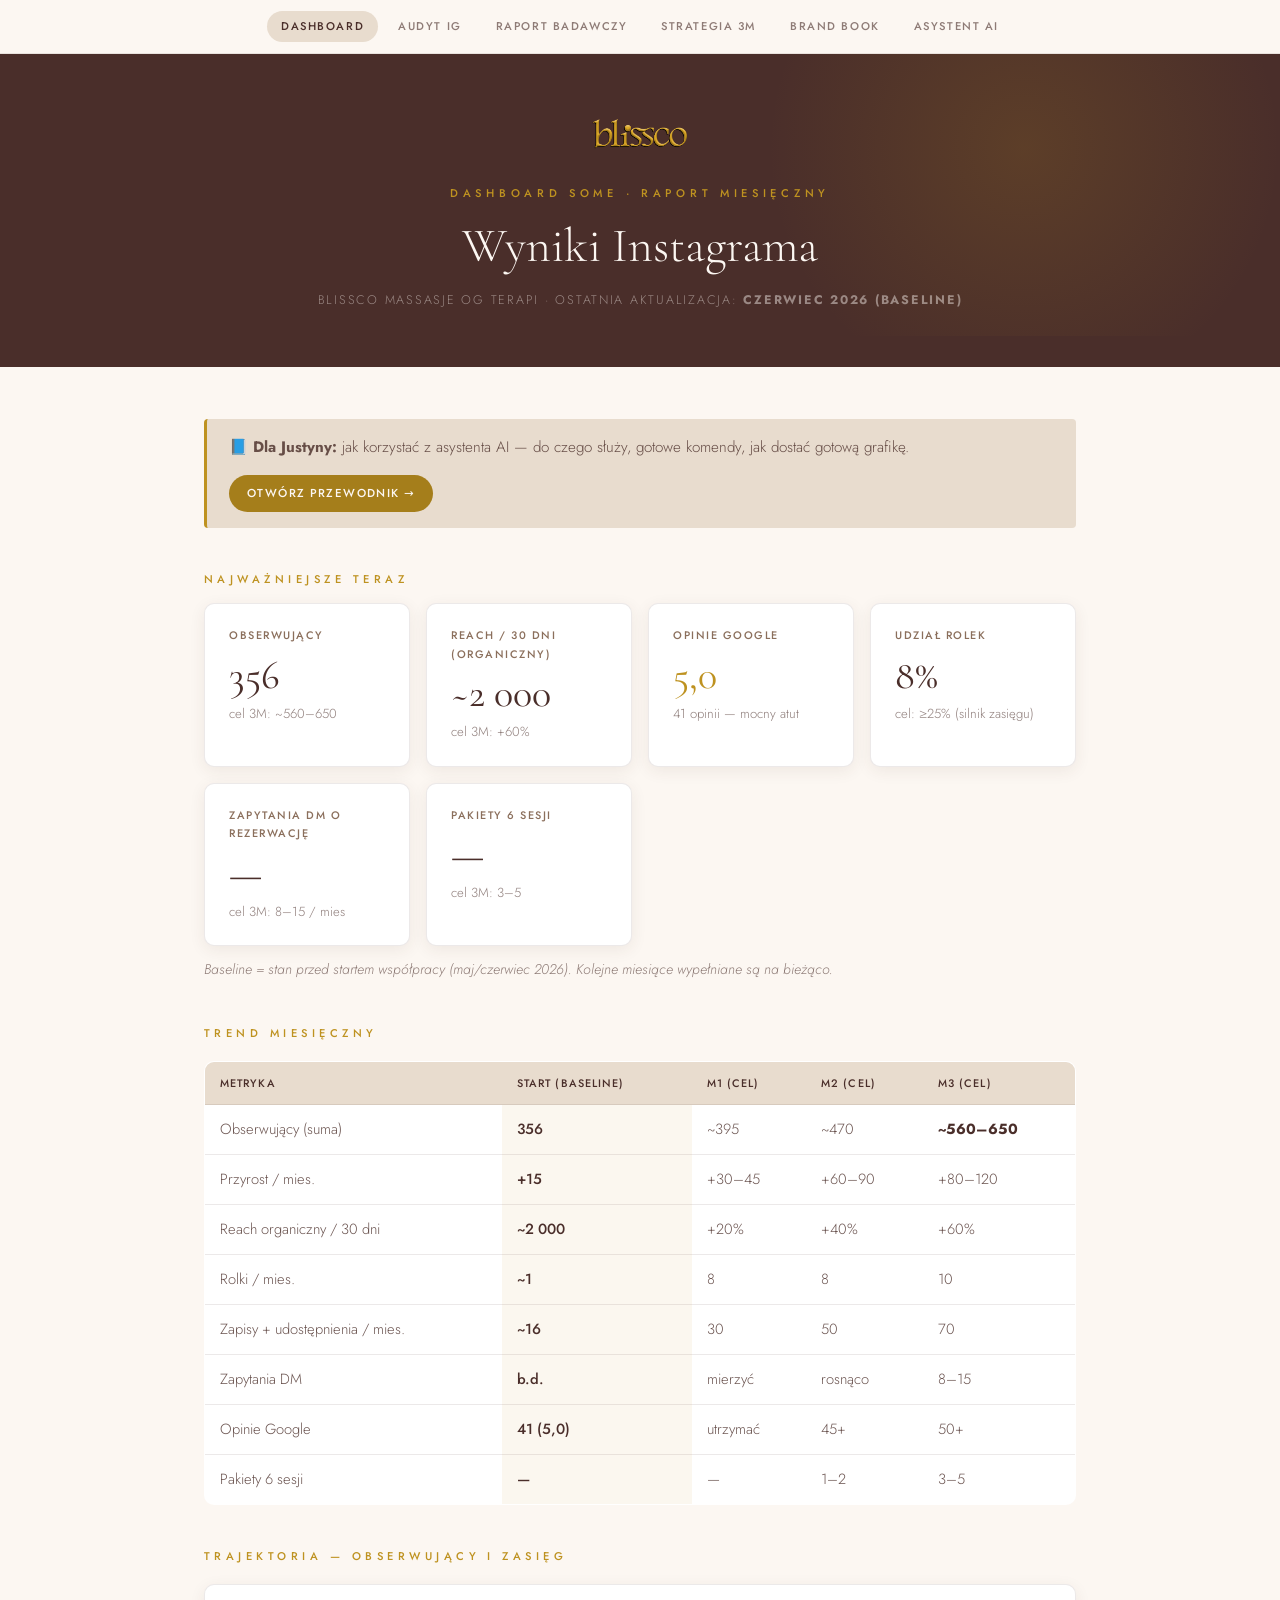
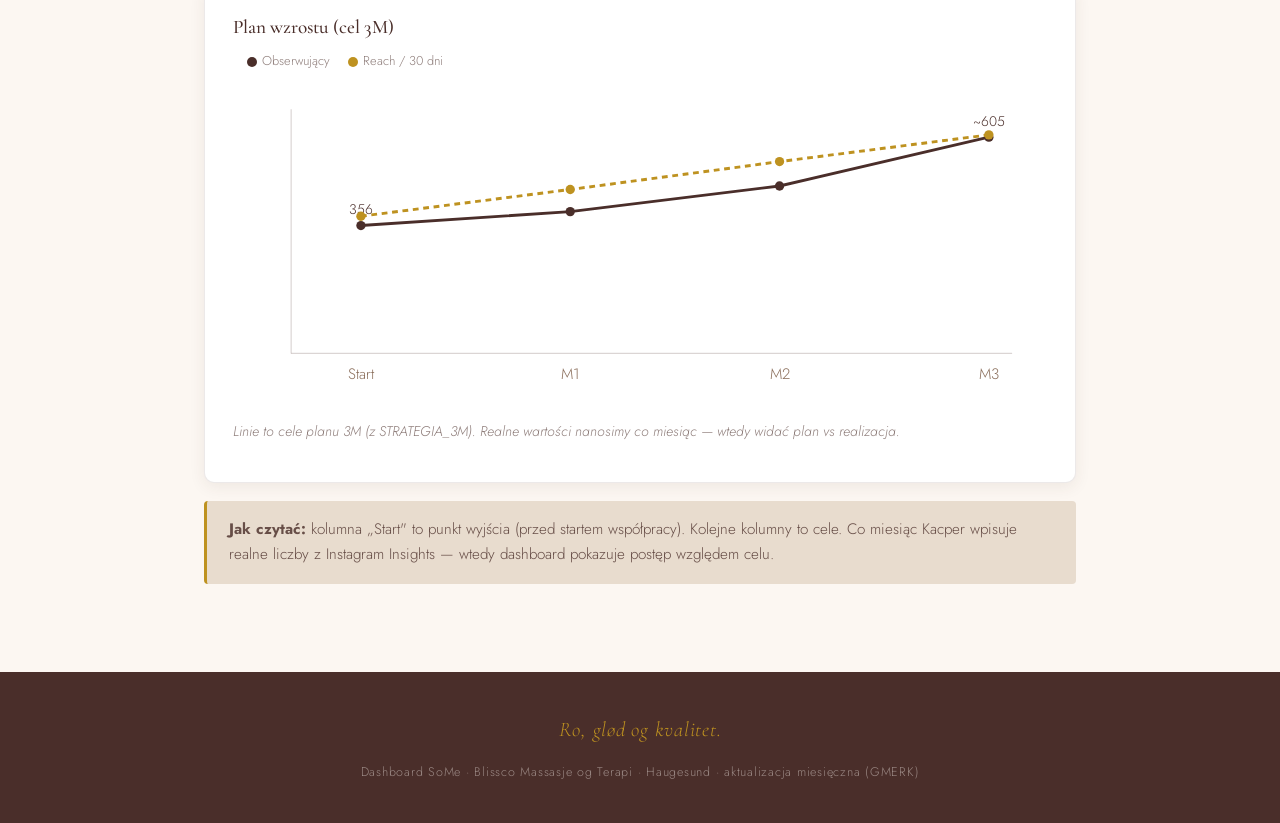
<file: index.html>
<!DOCTYPE html>
<html lang="pl">
<head>
<meta charset="UTF-8">
<meta name="robots" content="noindex, nofollow">
<meta http-equiv="refresh" content="0; url=DASHBOARD_BLISSCO.html">
<title>Blissco — System SoMe</title>
</head>
<body>
<p>Przekierowanie do <a href="DASHBOARD_BLISSCO.html">dashboardu Blissco</a>…</p>
</body>
</html>
</file>
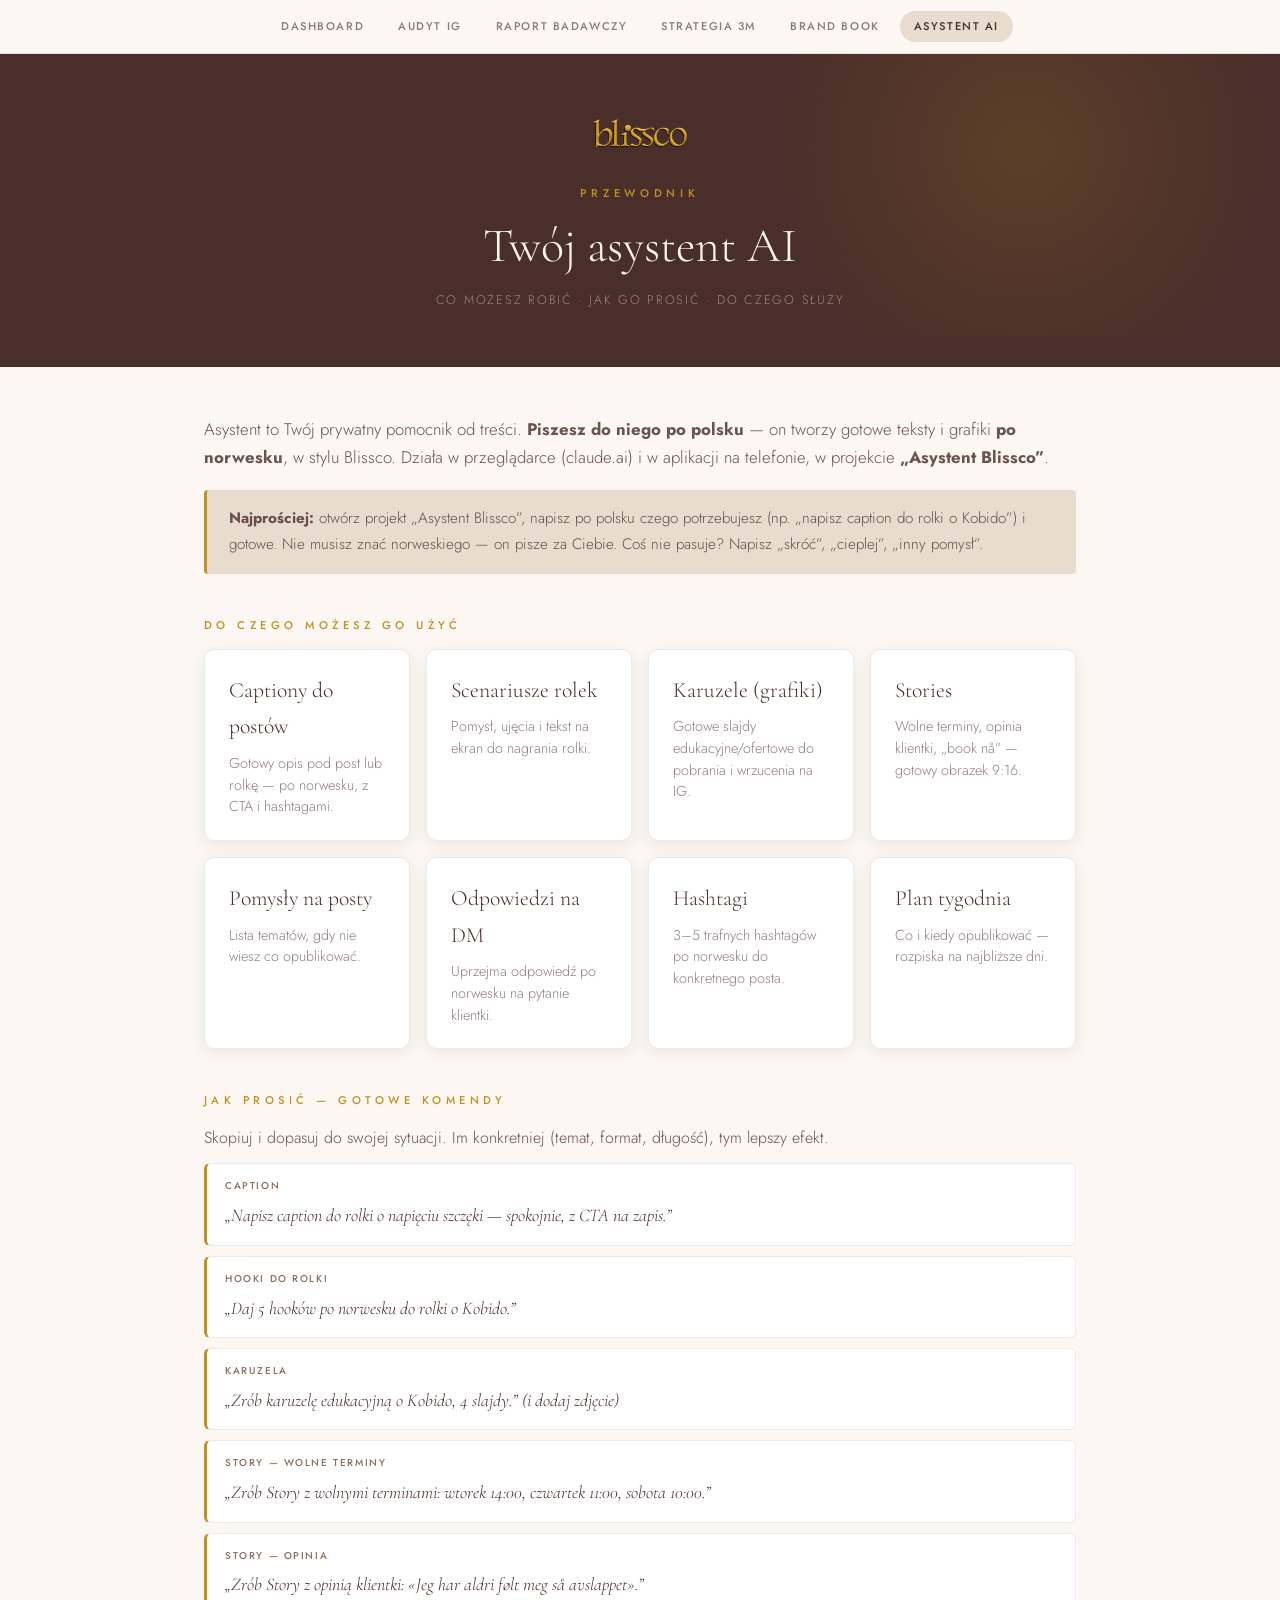
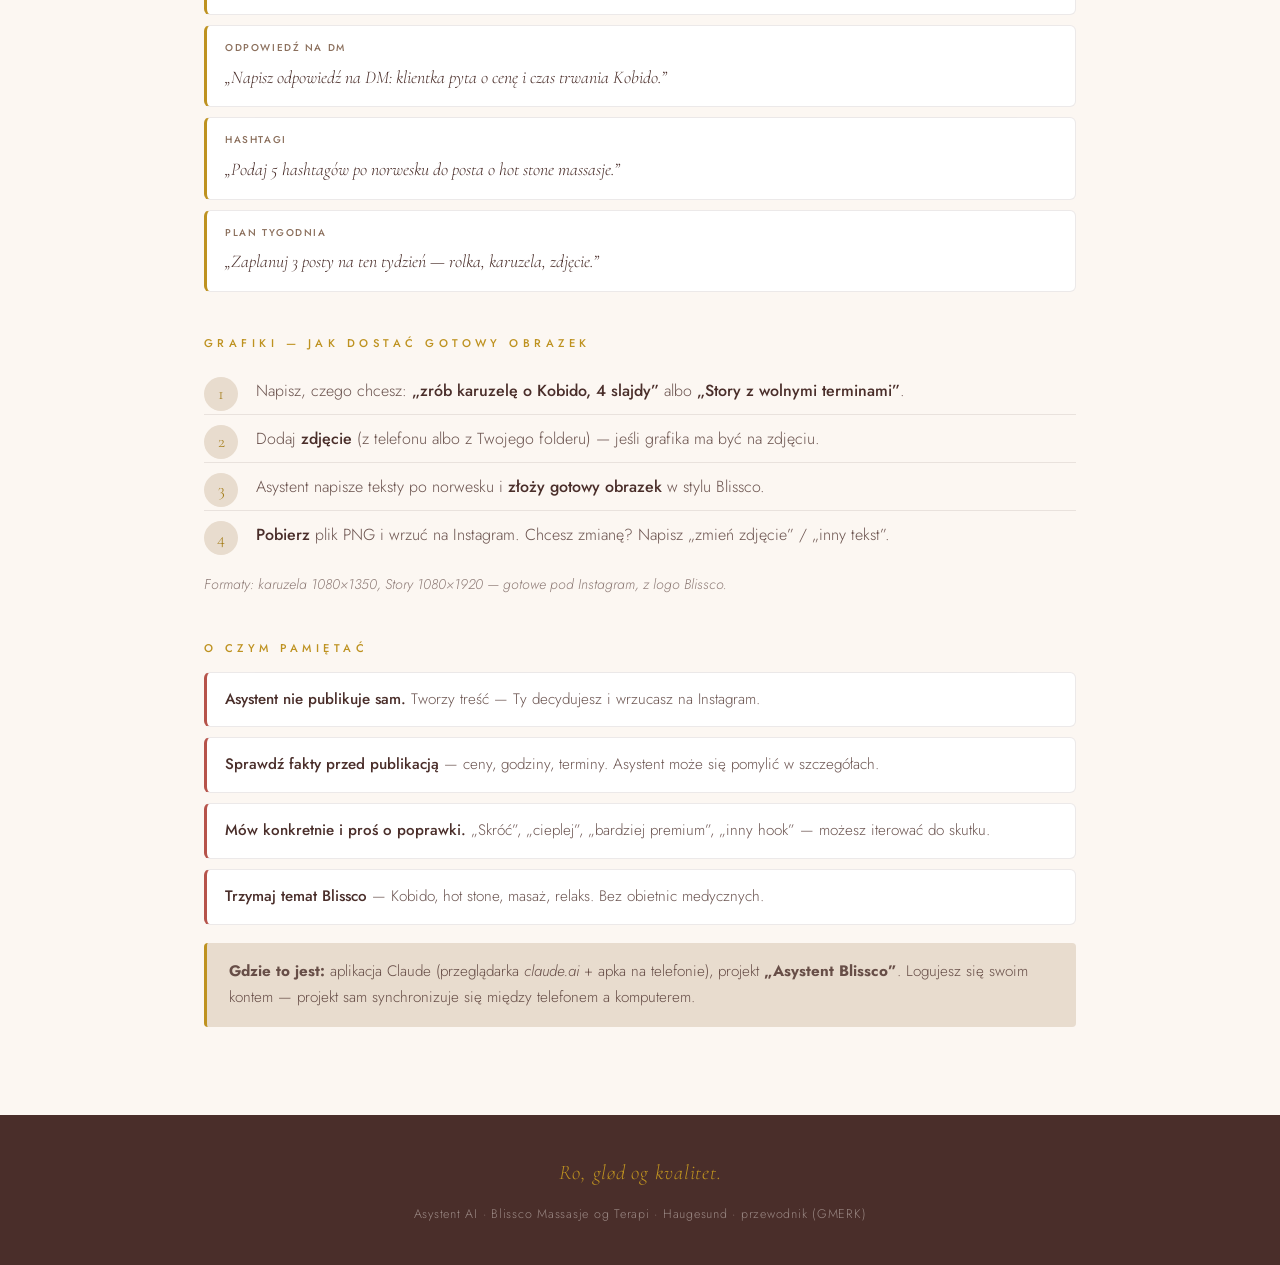
<file: ASYSTENT.html>
<!DOCTYPE html>
<html lang="pl">
<head>
<meta charset="UTF-8">
<meta name="viewport" content="width=device-width, initial-scale=1.0">
<meta name="robots" content="noindex, nofollow">
<title>Blissco — Asystent AI · przewodnik</title>
<link rel="preconnect" href="https://fonts.googleapis.com">
<link rel="preconnect" href="https://fonts.gstatic.com" crossorigin>
<link href="https://fonts.googleapis.com/css2?family=Cormorant+Garamond:ital,wght@0,300;0,400;0,500;0,600;1,400&family=Jost:wght@300;400;500;600&display=swap" rel="stylesheet">
<style>
:root{
  --espresso:#4A2E2A; --krem:#FCF7F2; --zloto:#BE9220; --zloto-ciemne:#A57E1B;
  --mocha:#8B6F5C; --bez:#E8DCCE; --surface-card:#FFFFFF;
  --line:rgba(74,46,42,.10); --line-inverse:rgba(252,247,242,.16);
  --fg1:#4A2E2A; --fg2:rgba(74,46,42,.82); --fg3:rgba(74,46,42,.62);
  --fg-on-dark:#FCF7F2; --fg-on-dark-2:rgba(252,247,242,.72); --fg-on-dark-3:rgba(252,247,242,.45);
  --danger:#B6534A; --success:#7C7A3E;
  --serif:'Cormorant Garamond',Georgia,serif; --sans:'Jost',system-ui,sans-serif;
  --r-lg:10px; --shadow-sm:0 4px 16px rgba(74,46,42,.08); --shadow-md:0 8px 30px rgba(74,46,42,.12);
}
*{box-sizing:border-box;margin:0;padding:0}
body{font-family:var(--sans);font-weight:300;line-height:1.7;color:var(--fg1);background:var(--krem);-webkit-font-smoothing:antialiased}
.hero{position:relative;background:var(--espresso);color:var(--fg-on-dark);overflow:hidden;padding:64px 24px 56px;text-align:center}
.hero::after{content:"";position:absolute;top:-30%;right:-10%;width:60%;height:120%;background:radial-gradient(circle,rgba(190,146,32,.16),transparent 60%);pointer-events:none}
.hero-inner{position:relative;max-width:820px;margin:0 auto;z-index:1}
.hero img{height:32px;margin-bottom:26px;opacity:.95}
.eyebrow{font-weight:500;font-size:.7rem;letter-spacing:.42em;text-transform:uppercase;color:var(--zloto)}
.hero h1{font-family:var(--serif);font-weight:300;font-size:3rem;line-height:1.05;margin:18px 0 12px}
.hero .meta{margin-top:18px;font-size:.78rem;letter-spacing:.14em;text-transform:uppercase;color:var(--fg-on-dark-3)}
.wrap{max-width:920px;margin:0 auto;padding:48px 24px 70px}
.sec-eyebrow{font-weight:500;font-size:.7rem;letter-spacing:.4em;text-transform:uppercase;color:var(--zloto);display:block;margin:42px 0 14px}
h2{font-family:var(--serif);font-weight:400;font-size:1.9rem;margin-bottom:18px}
p{color:var(--fg2);margin-bottom:12px}
.note{font-size:.88rem;color:var(--fg3);font-style:italic}
.lead{font-size:1.05rem;color:var(--fg2)}
.cards{display:grid;grid-template-columns:repeat(auto-fit,minmax(200px,1fr));gap:16px;margin:8px 0 12px}
.use{background:var(--surface-card);border:1px solid var(--line);border-radius:var(--r-lg);box-shadow:var(--shadow-sm);padding:22px 24px}
.use .label{font-family:var(--serif);font-size:1.35rem;color:var(--espresso);margin-bottom:8px}
.use .sub{font-size:.9rem;color:var(--fg3);line-height:1.5}
.cmd{background:var(--surface-card);border:1px solid var(--line);border-left:3px solid var(--zloto);border-radius:6px;padding:14px 18px;margin:10px 0;font-size:1rem;color:var(--fg1)}
.cmd .tag{display:block;font-family:var(--sans);font-weight:500;font-size:.62rem;letter-spacing:.16em;text-transform:uppercase;color:var(--mocha);margin-bottom:5px}
.cmd .q{font-family:var(--serif);font-style:italic;font-size:1.12rem;color:var(--espresso)}
.callout{background:var(--bez);border-left:3px solid var(--zloto);border-radius:4px;padding:16px 22px;margin:18px 0;font-size:.95rem;color:var(--fg2)}
.steps{counter-reset:s;list-style:none;margin:14px 0}
.steps li{position:relative;padding:10px 0 10px 52px;border-top:1px solid var(--line);color:var(--fg2)}
.steps li:first-child{border-top:none}
.steps li::before{counter-increment:s;content:counter(s);position:absolute;left:0;top:10px;width:34px;height:34px;border-radius:50%;background:var(--bez);color:var(--zloto-ciemne);font-family:var(--serif);font-size:1.1rem;display:flex;align-items:center;justify-content:center}
.steps b{color:var(--espresso);font-weight:500}
.warn{background:#fff;border:1px solid var(--line);border-left:3px solid var(--danger);border-radius:6px;padding:14px 18px;margin:10px 0;font-size:.95rem;color:var(--fg2)}
.warn b{color:var(--espresso);font-weight:500}
.footer{background:var(--espresso);color:var(--fg-on-dark-3);text-align:center;padding:40px 24px;font-size:.78rem;letter-spacing:.06em}
.footer .quote{font-family:var(--serif);font-style:italic;font-size:1.3rem;color:var(--zloto);margin-bottom:14px}
@media(max-width:600px){.hero h1{font-size:2.2rem}}
.topnav{position:sticky;top:0;z-index:50;display:flex;justify-content:center;gap:6px;flex-wrap:wrap;background:var(--krem);border-bottom:1px solid var(--line);padding:11px 14px}
.topnav a{font-family:var(--sans);font-weight:500;font-size:.7rem;letter-spacing:.14em;text-transform:uppercase;color:var(--fg3);text-decoration:none;padding:6px 14px;border-radius:999px;transition:background .2s,color .2s}
.topnav a:hover{color:var(--espresso);background:rgba(232,220,206,.5)}
.topnav a.active{color:var(--espresso);background:var(--bez)}
</style>
</head>
<body>
<nav class="topnav">
<a href="DASHBOARD_BLISSCO.html">Dashboard</a>
<a href="AUDYT_INSTAGRAM.html">Audyt IG</a>
<a href="RAPORT_BADAWCZY.html">Raport badawczy</a>
<a href="STRATEGIA_3M.html">Strategia 3M</a>
<a href="BRAND_BOOK.html">Brand book</a>
<a href="ASYSTENT.html" class="active">Asystent AI</a>
</nav>

<header class="hero">
  <div class="hero-inner">
    <img src="assets/blissco-logo-zlote.png" alt="blissco">
    <div class="eyebrow">Przewodnik</div>
    <h1>Twój asystent AI</h1>
    <div class="meta">Co możesz robić · jak go prosić · do czego służy</div>
  </div>
</header>

<main class="wrap">

  <p class="lead">Asystent to Twój prywatny pomocnik od treści. <b>Piszesz do niego po polsku</b> —
  on tworzy gotowe teksty i grafiki <b>po norwesku</b>, w stylu Blissco. Działa w przeglądarce
  (claude.ai) i w aplikacji na telefonie, w projekcie <b>„Asystent Blissco”</b>.</p>

  <div class="callout"><strong>Najprościej:</strong> otwórz projekt „Asystent Blissco”, napisz po polsku
  czego potrzebujesz (np. „napisz caption do rolki o Kobido”) i gotowe. Nie musisz znać norweskiego —
  on pisze za Ciebie. Coś nie pasuje? Napisz „skróć”, „cieplej”, „inny pomysł”.</div>

  <span class="sec-eyebrow">Do czego możesz go użyć</span>
  <div class="cards">
    <div class="use"><div class="label">Captiony do postów</div><div class="sub">Gotowy opis pod post lub rolkę — po norwesku, z CTA i hashtagami.</div></div>
    <div class="use"><div class="label">Scenariusze rolek</div><div class="sub">Pomysł, ujęcia i tekst na ekran do nagrania rolki.</div></div>
    <div class="use"><div class="label">Karuzele (grafiki)</div><div class="sub">Gotowe slajdy edukacyjne/ofertowe do pobrania i wrzucenia na IG.</div></div>
    <div class="use"><div class="label">Stories</div><div class="sub">Wolne terminy, opinia klientki, „book nå” — gotowy obrazek 9:16.</div></div>
    <div class="use"><div class="label">Pomysły na posty</div><div class="sub">Lista tematów, gdy nie wiesz co opublikować.</div></div>
    <div class="use"><div class="label">Odpowiedzi na DM</div><div class="sub">Uprzejma odpowiedź po norwesku na pytanie klientki.</div></div>
    <div class="use"><div class="label">Hashtagi</div><div class="sub">3–5 trafnych hashtagów po norwesku do konkretnego posta.</div></div>
    <div class="use"><div class="label">Plan tygodnia</div><div class="sub">Co i kiedy opublikować — rozpiska na najbliższe dni.</div></div>
  </div>

  <span class="sec-eyebrow">Jak prosić — gotowe komendy</span>
  <p>Skopiuj i dopasuj do swojej sytuacji. Im konkretniej (temat, format, długość), tym lepszy efekt.</p>

  <div class="cmd"><span class="tag">Caption</span><span class="q">„Napisz caption do rolki o napięciu szczęki — spokojnie, z CTA na zapis.”</span></div>
  <div class="cmd"><span class="tag">Hooki do rolki</span><span class="q">„Daj 5 hooków po norwesku do rolki o Kobido.”</span></div>
  <div class="cmd"><span class="tag">Karuzela</span><span class="q">„Zrób karuzelę edukacyjną o Kobido, 4 slajdy.” (i dodaj zdjęcie)</span></div>
  <div class="cmd"><span class="tag">Story — wolne terminy</span><span class="q">„Zrób Story z wolnymi terminami: wtorek 14:00, czwartek 11:00, sobota 10:00.”</span></div>
  <div class="cmd"><span class="tag">Story — opinia</span><span class="q">„Zrób Story z opinią klientki: «Jeg har aldri følt meg så avslappet».”</span></div>
  <div class="cmd"><span class="tag">Odpowiedź na DM</span><span class="q">„Napisz odpowiedź na DM: klientka pyta o cenę i czas trwania Kobido.”</span></div>
  <div class="cmd"><span class="tag">Hashtagi</span><span class="q">„Podaj 5 hashtagów po norwesku do posta o hot stone massasje.”</span></div>
  <div class="cmd"><span class="tag">Plan tygodnia</span><span class="q">„Zaplanuj 3 posty na ten tydzień — rolka, karuzela, zdjęcie.”</span></div>

  <span class="sec-eyebrow">Grafiki — jak dostać gotowy obrazek</span>
  <ol class="steps">
    <li>Napisz, czego chcesz: <b>„zrób karuzelę o Kobido, 4 slajdy”</b> albo <b>„Story z wolnymi terminami”</b>.</li>
    <li>Dodaj <b>zdjęcie</b> (z telefonu albo z Twojego folderu) — jeśli grafika ma być na zdjęciu.</li>
    <li>Asystent napisze teksty po norwesku i <b>złoży gotowy obrazek</b> w stylu Blissco.</li>
    <li><b>Pobierz</b> plik PNG i wrzuć na Instagram. Chcesz zmianę? Napisz „zmień zdjęcie” / „inny tekst”.</li>
  </ol>
  <p class="note">Formaty: karuzela 1080×1350, Story 1080×1920 — gotowe pod Instagram, z logo Blissco.</p>

  <span class="sec-eyebrow">O czym pamiętać</span>
  <div class="warn"><b>Asystent nie publikuje sam.</b> Tworzy treść — Ty decydujesz i wrzucasz na Instagram.</div>
  <div class="warn"><b>Sprawdź fakty przed publikacją</b> — ceny, godziny, terminy. Asystent może się pomylić w szczegółach.</div>
  <div class="warn"><b>Mów konkretnie i proś o poprawki.</b> „Skróć”, „cieplej”, „bardziej premium”, „inny hook” — możesz iterować do skutku.</div>
  <div class="warn"><b>Trzymaj temat Blissco</b> — Kobido, hot stone, masaż, relaks. Bez obietnic medycznych.</div>

  <div class="callout"><strong>Gdzie to jest:</strong> aplikacja Claude (przeglądarka <em>claude.ai</em> + apka na telefonie),
  projekt <b>„Asystent Blissco”</b>. Logujesz się swoim kontem — projekt sam synchronizuje się między telefonem a komputerem.</div>

</main>

<footer class="footer">
  <div class="quote">Ro, glød og kvalitet.</div>
  Asystent AI · Blissco Massasje og Terapi · Haugesund · przewodnik (GMERK)
</footer>

</body>
</html>
</file>
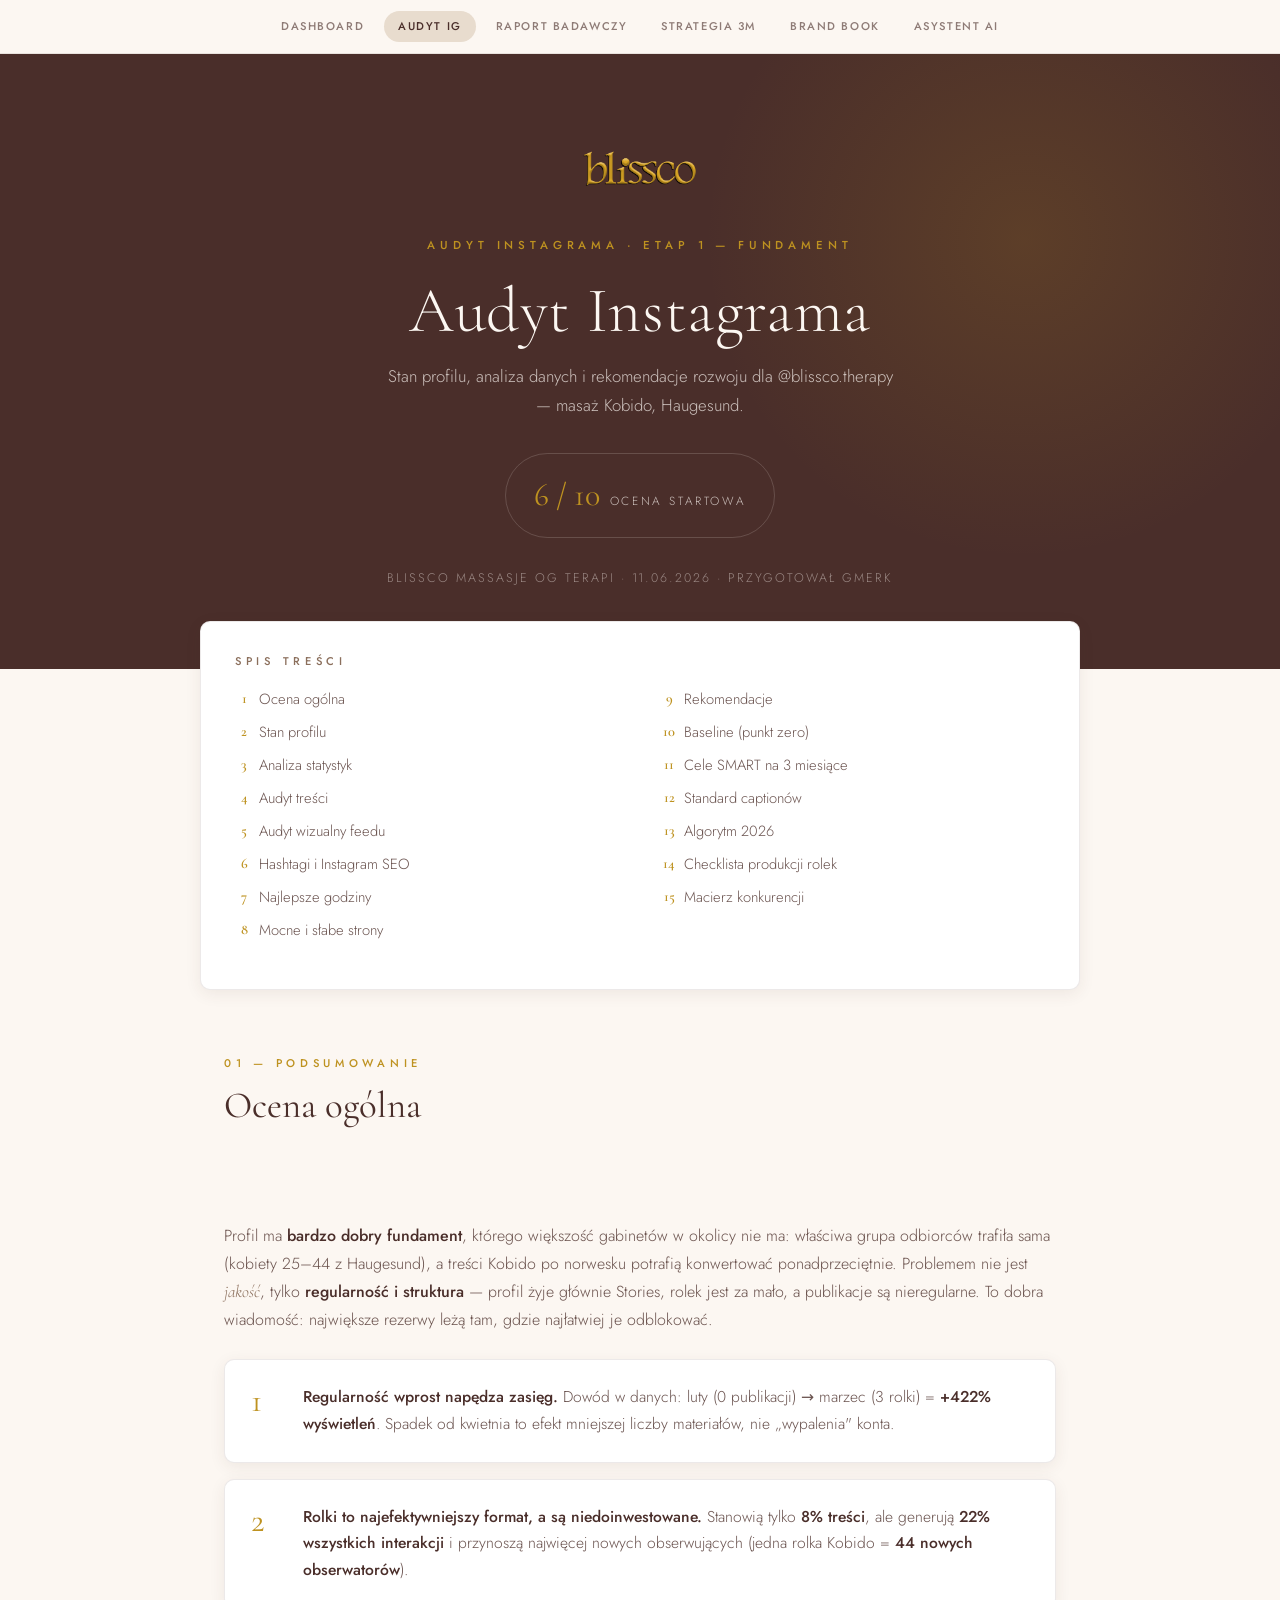
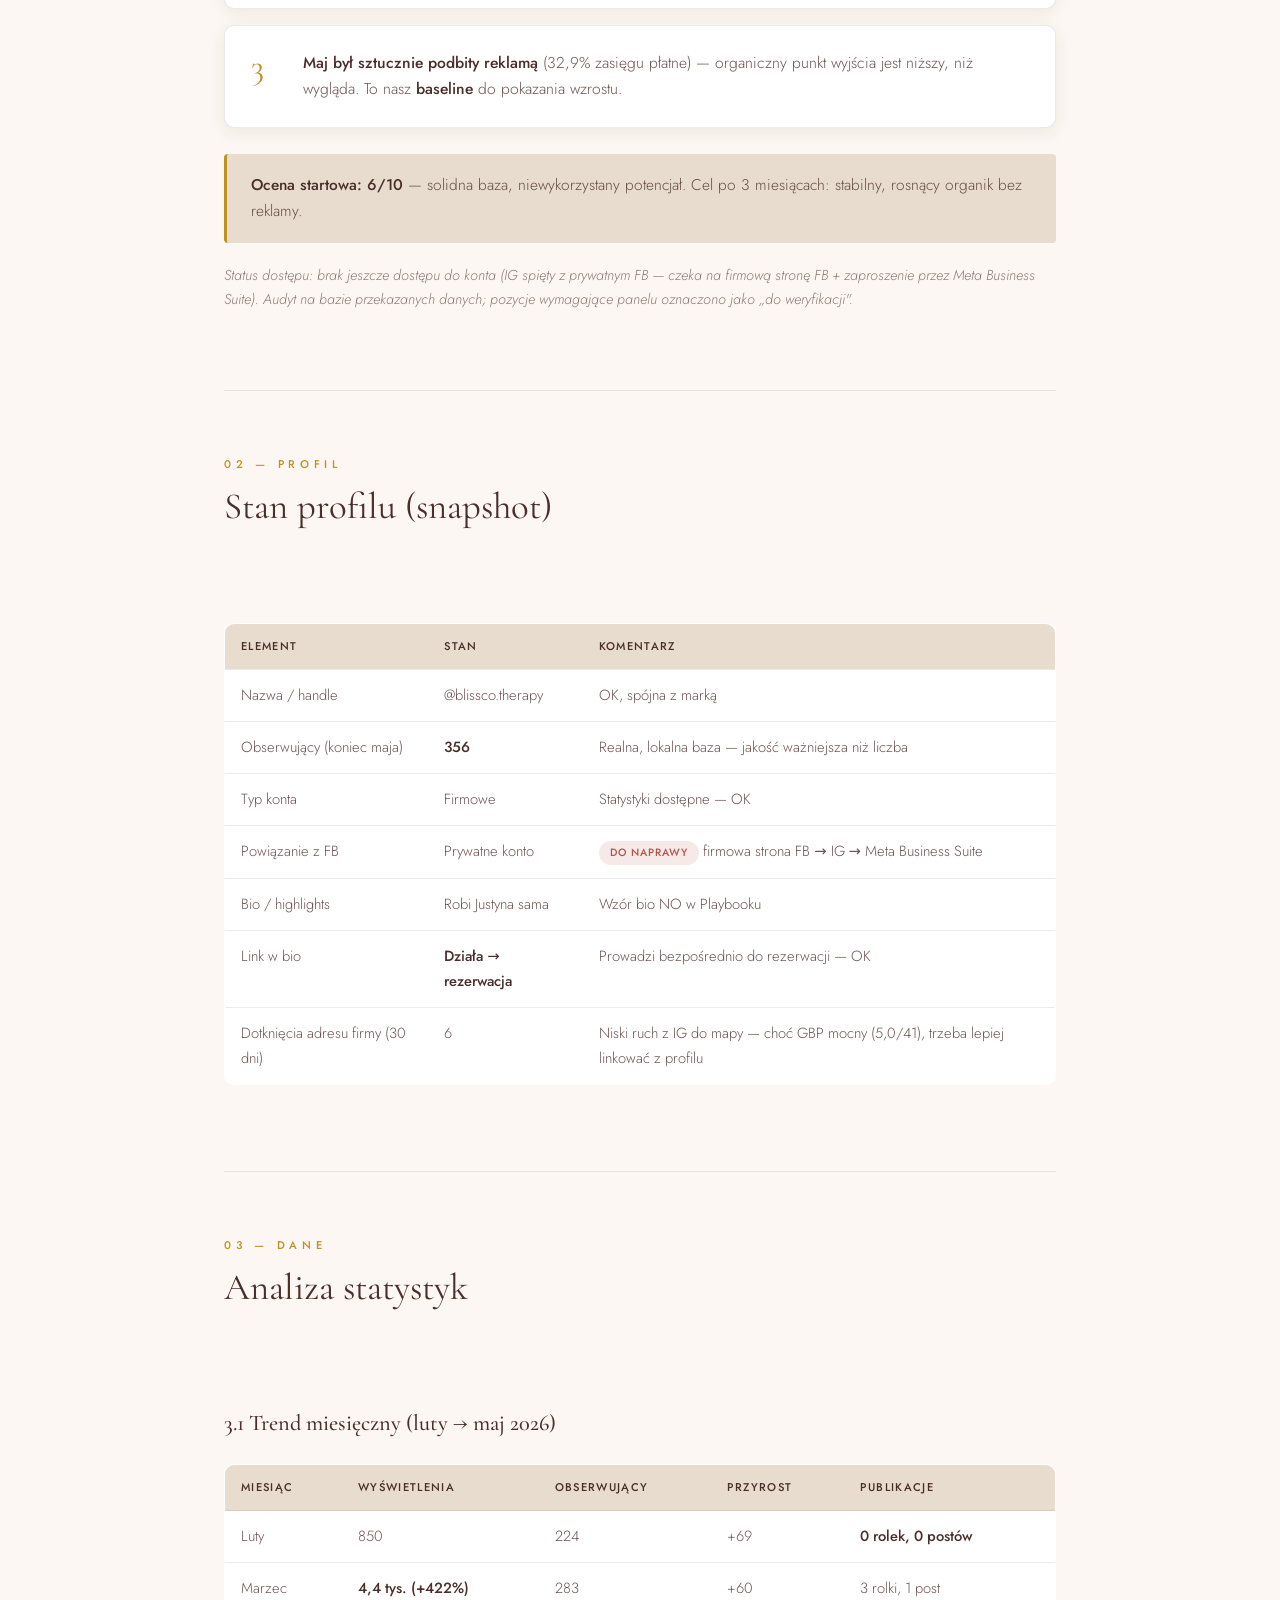
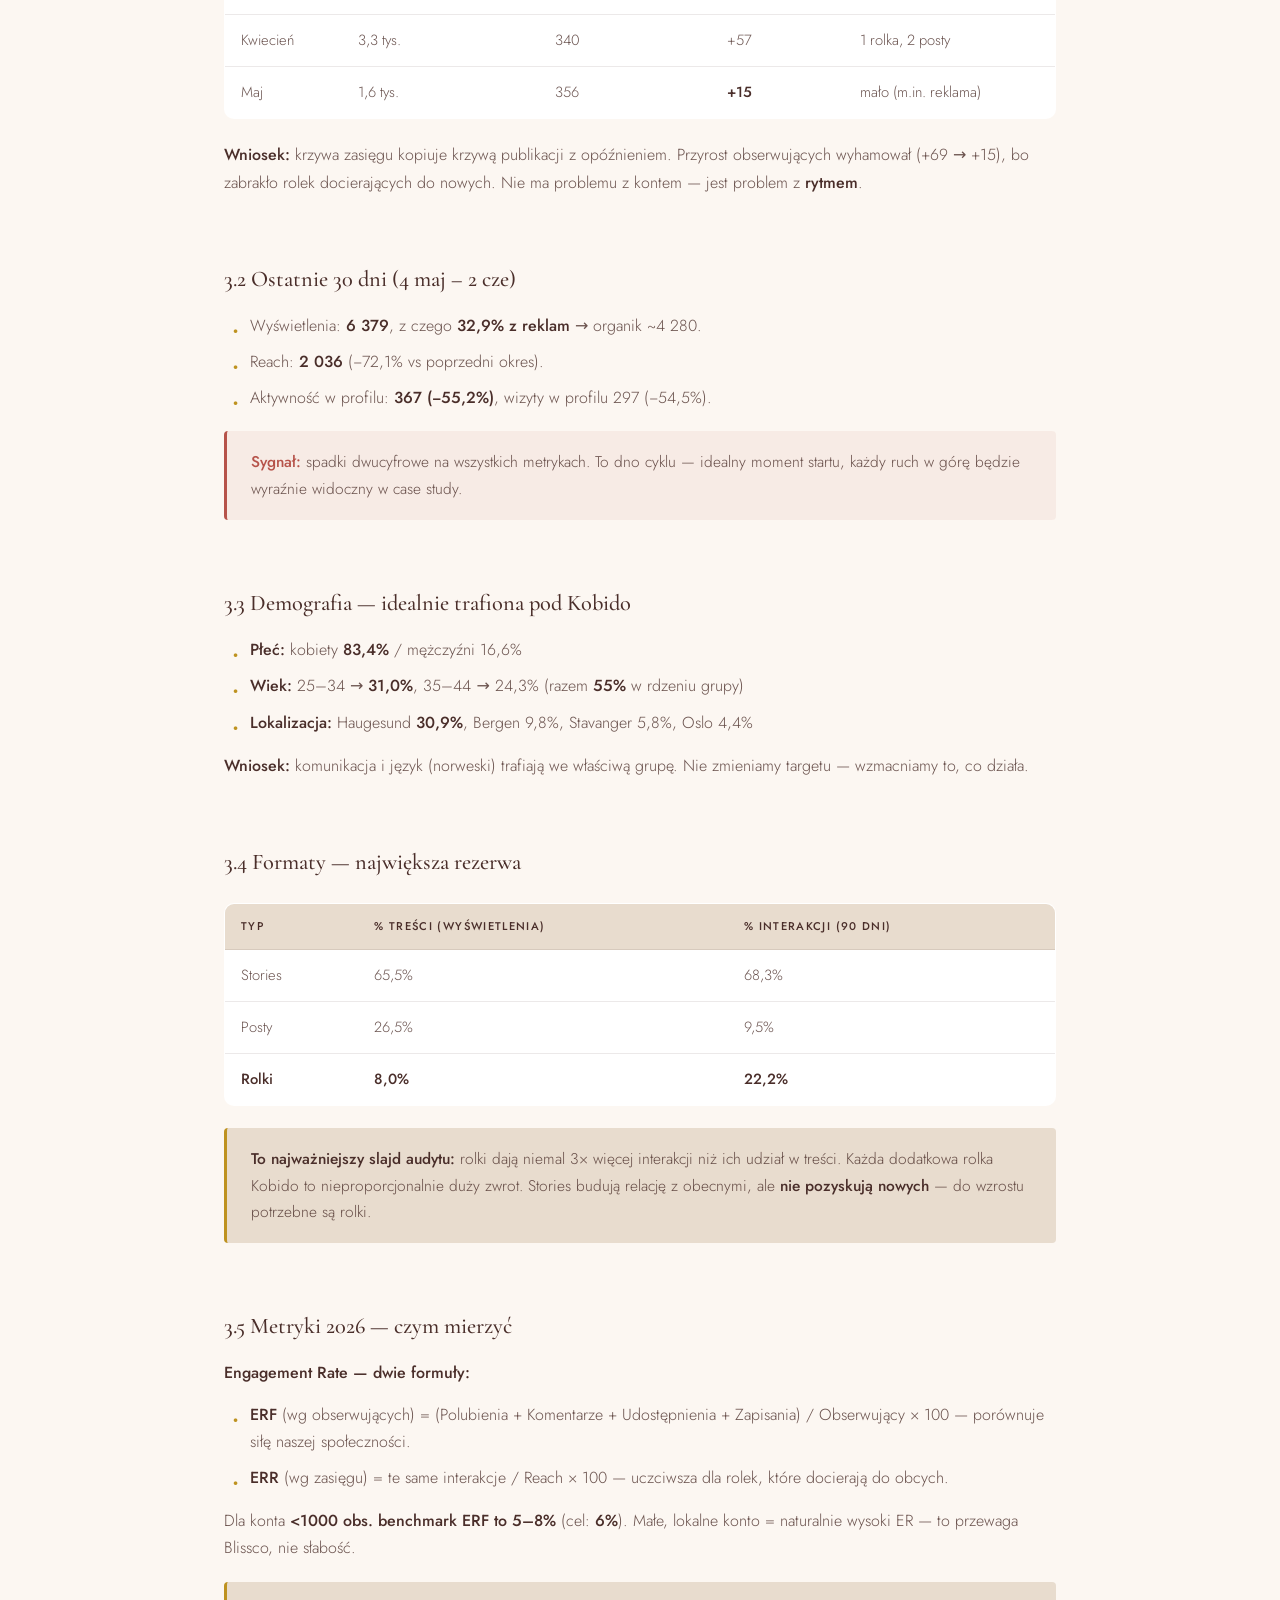
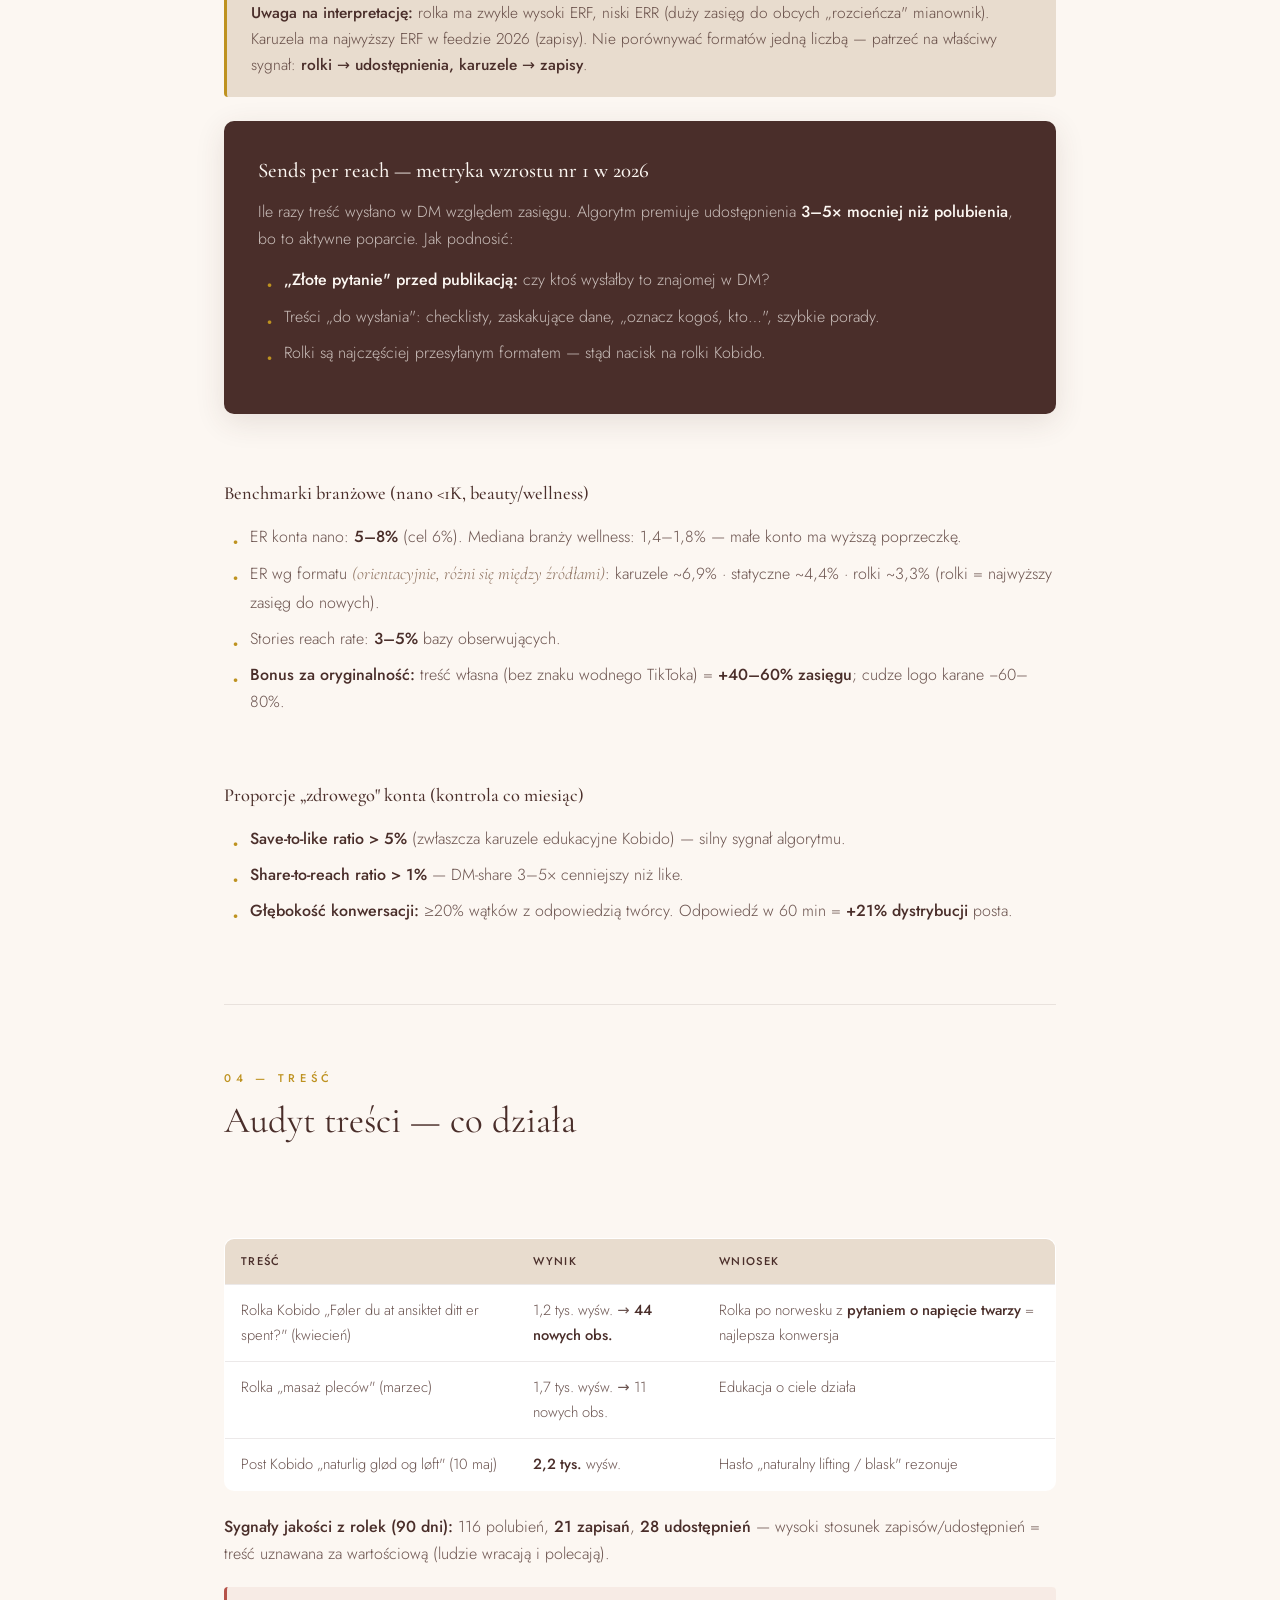
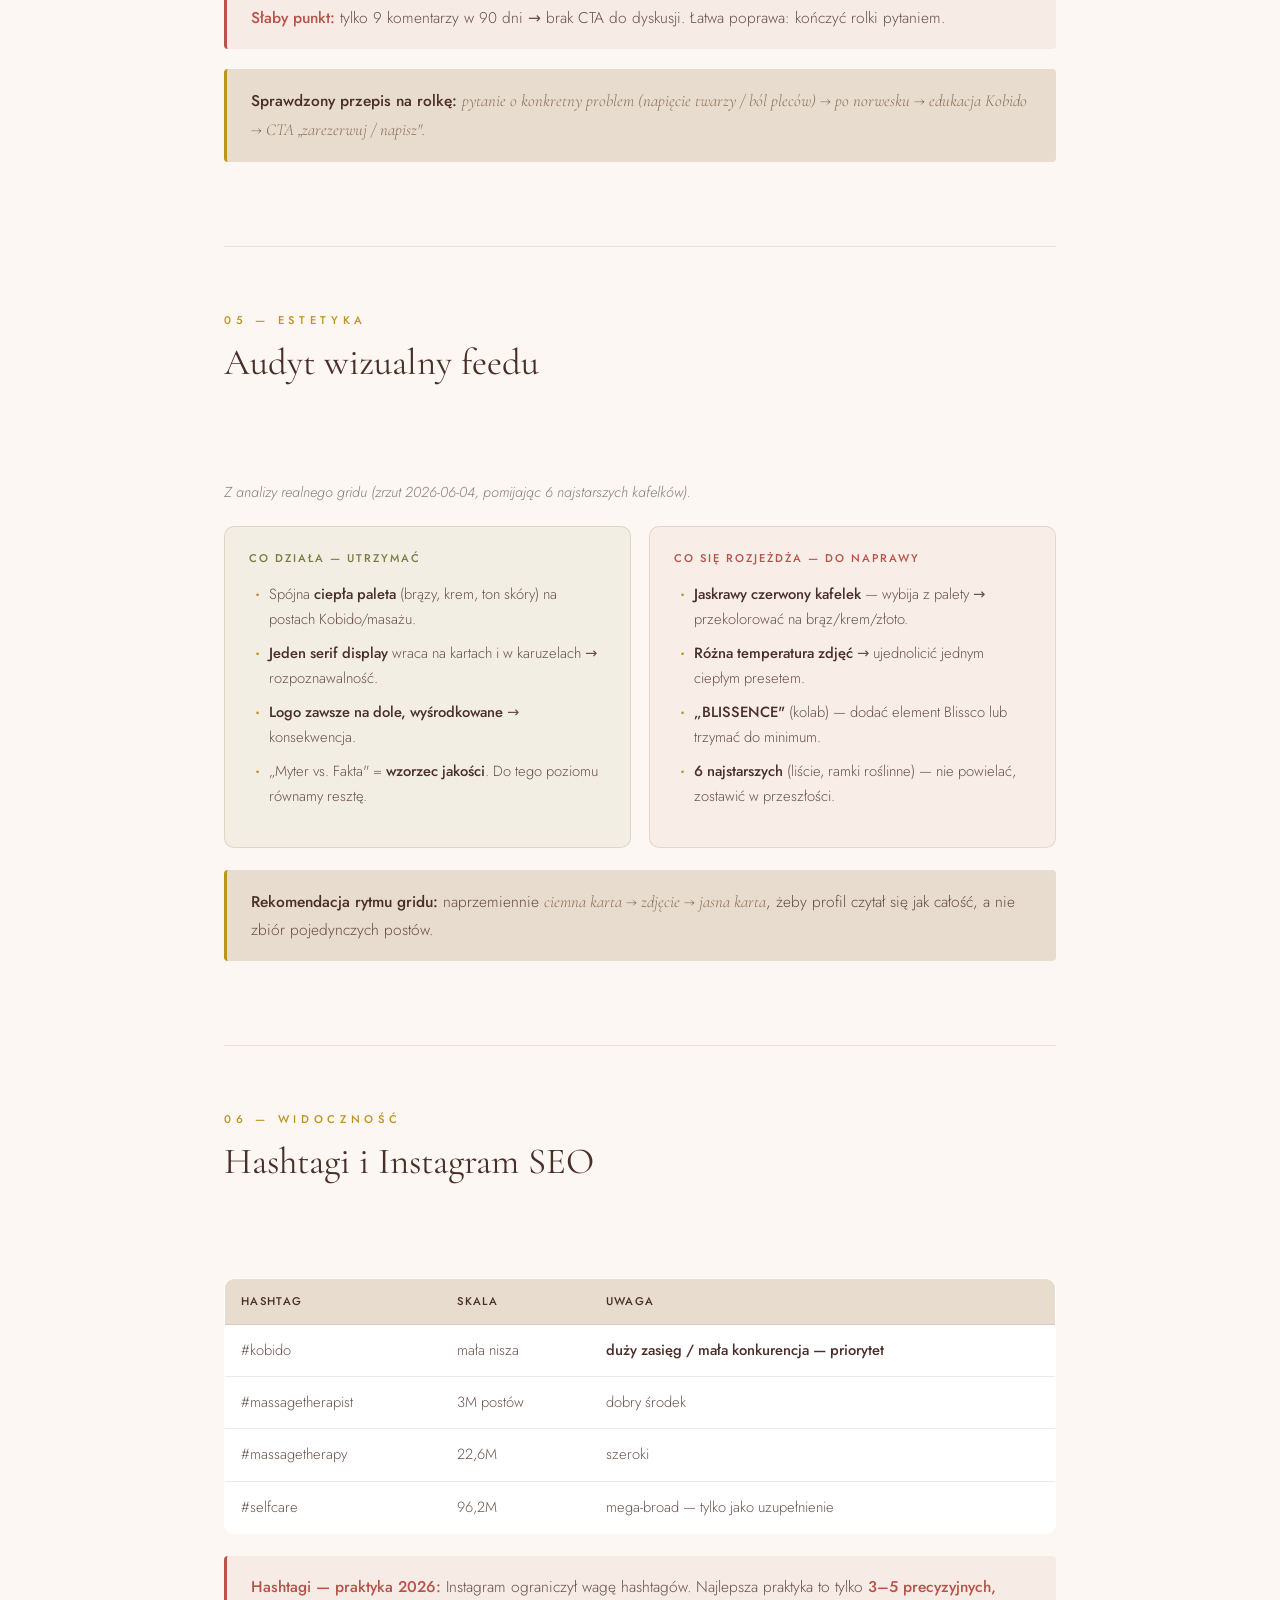
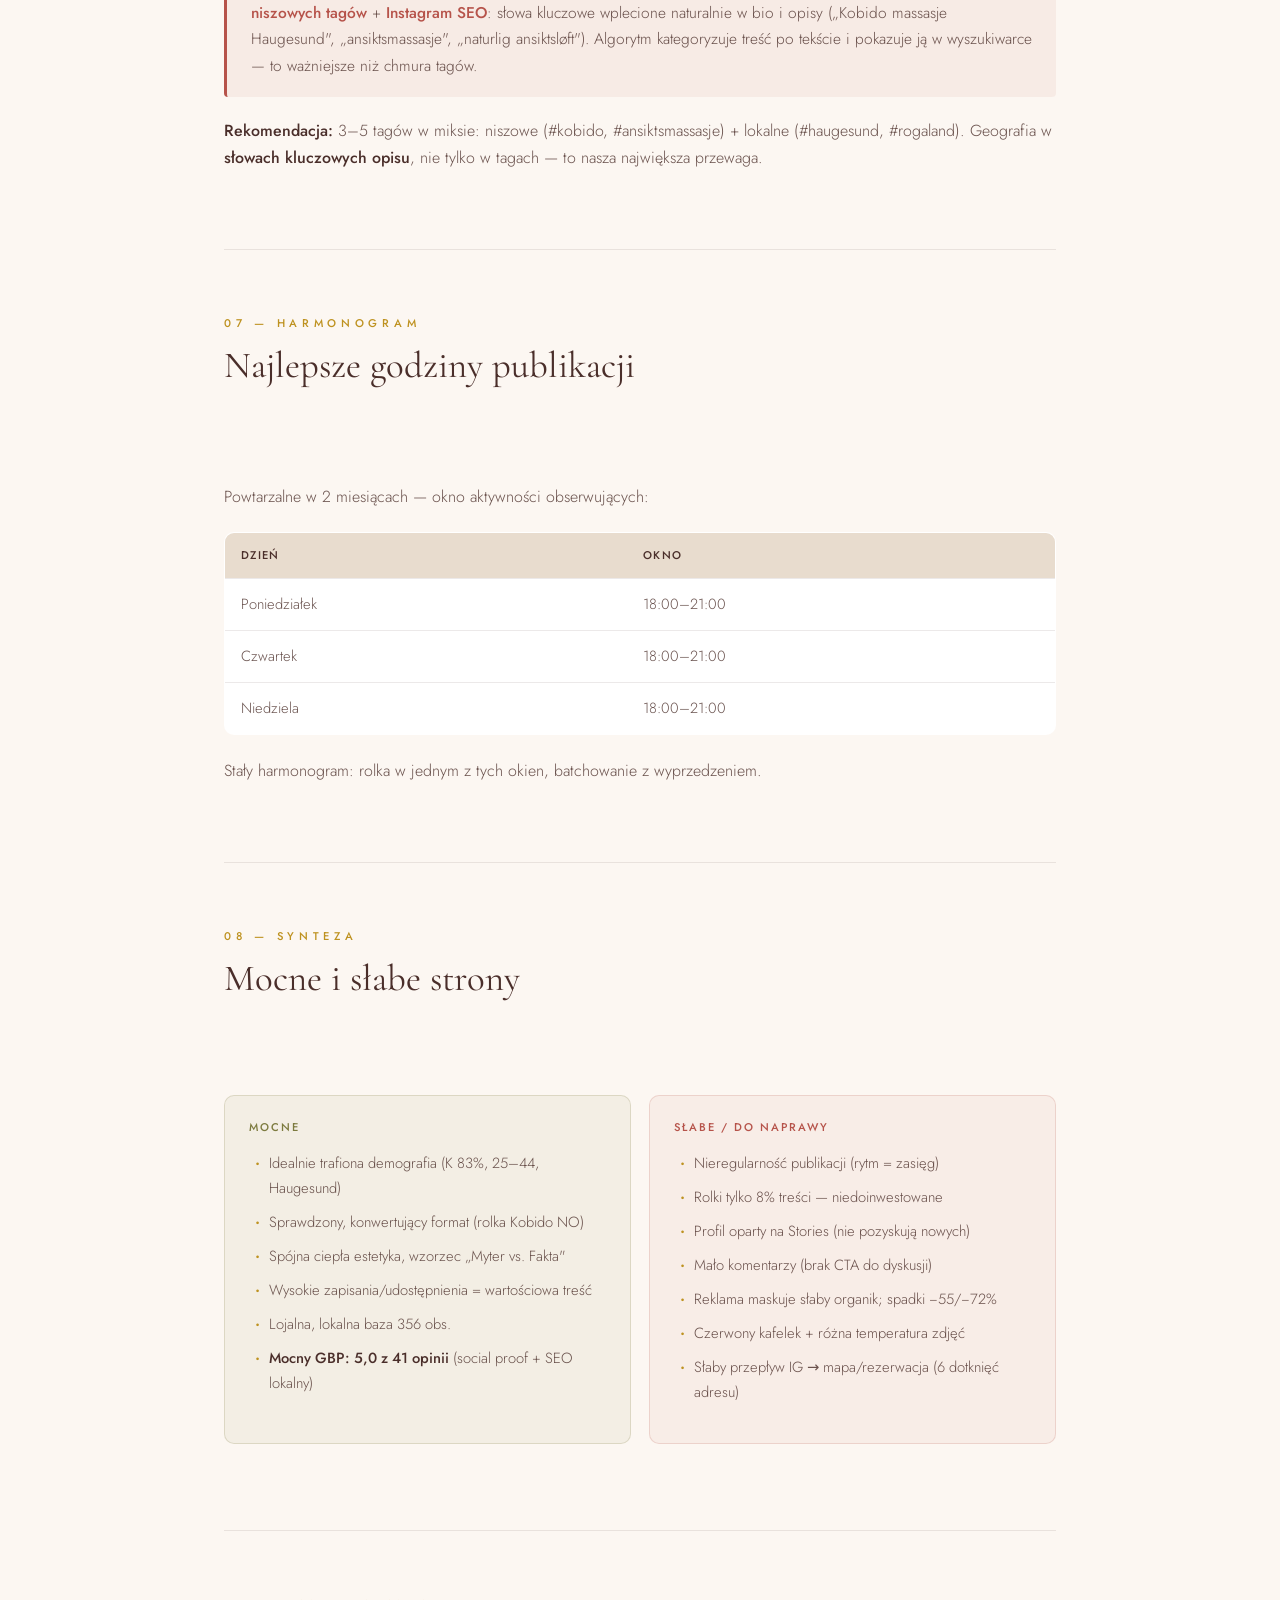
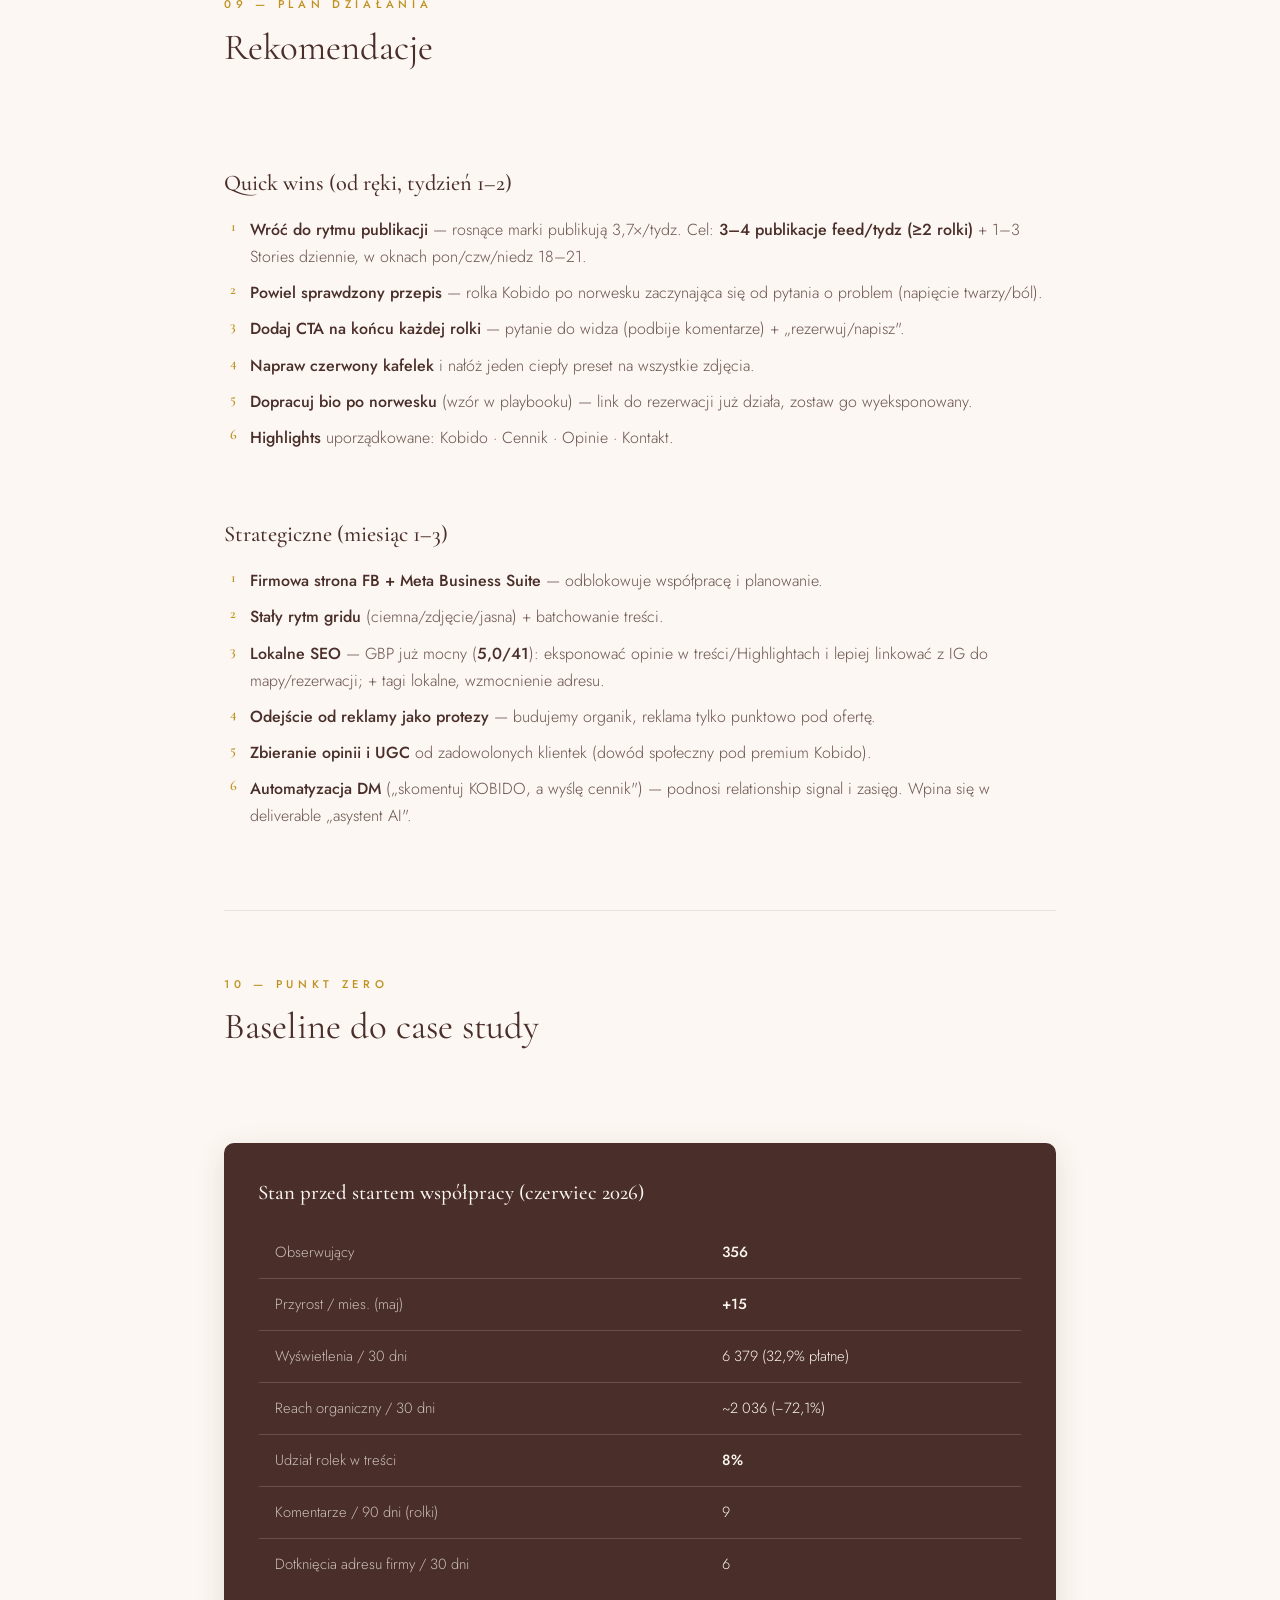
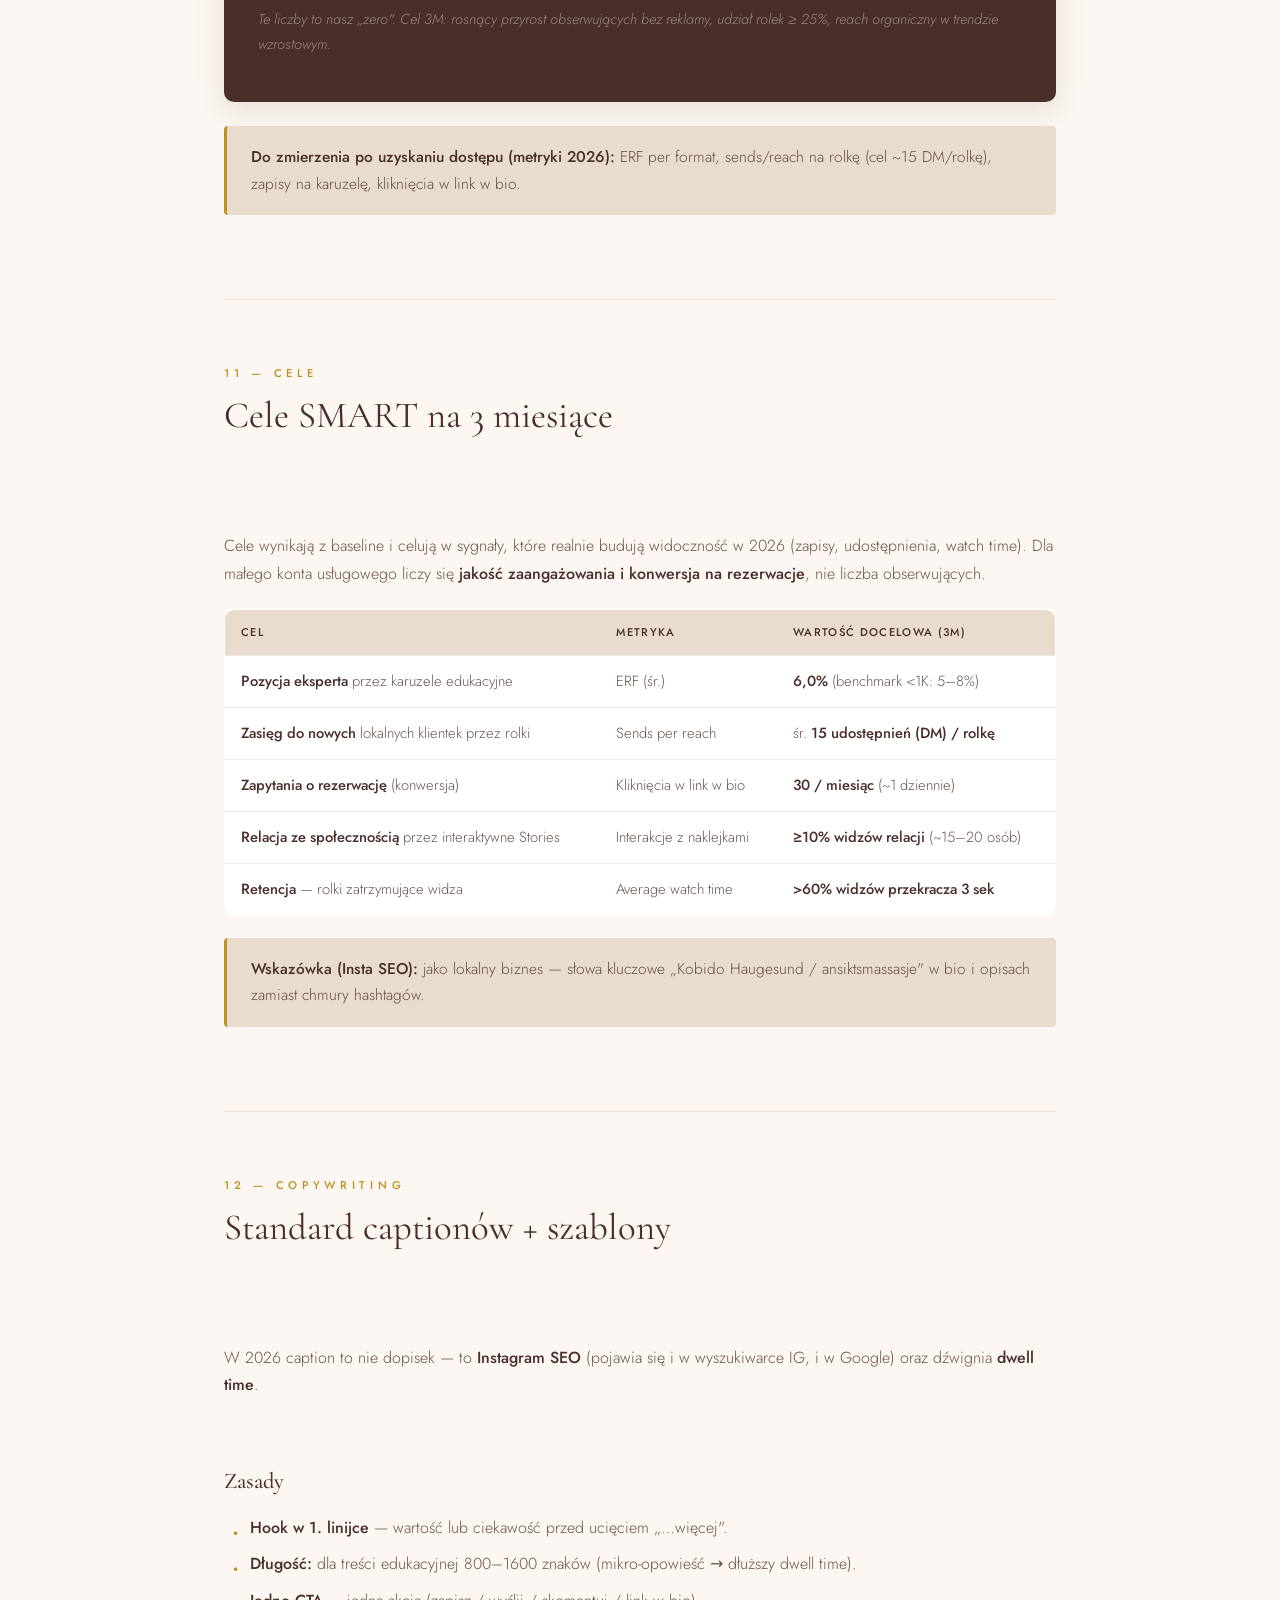
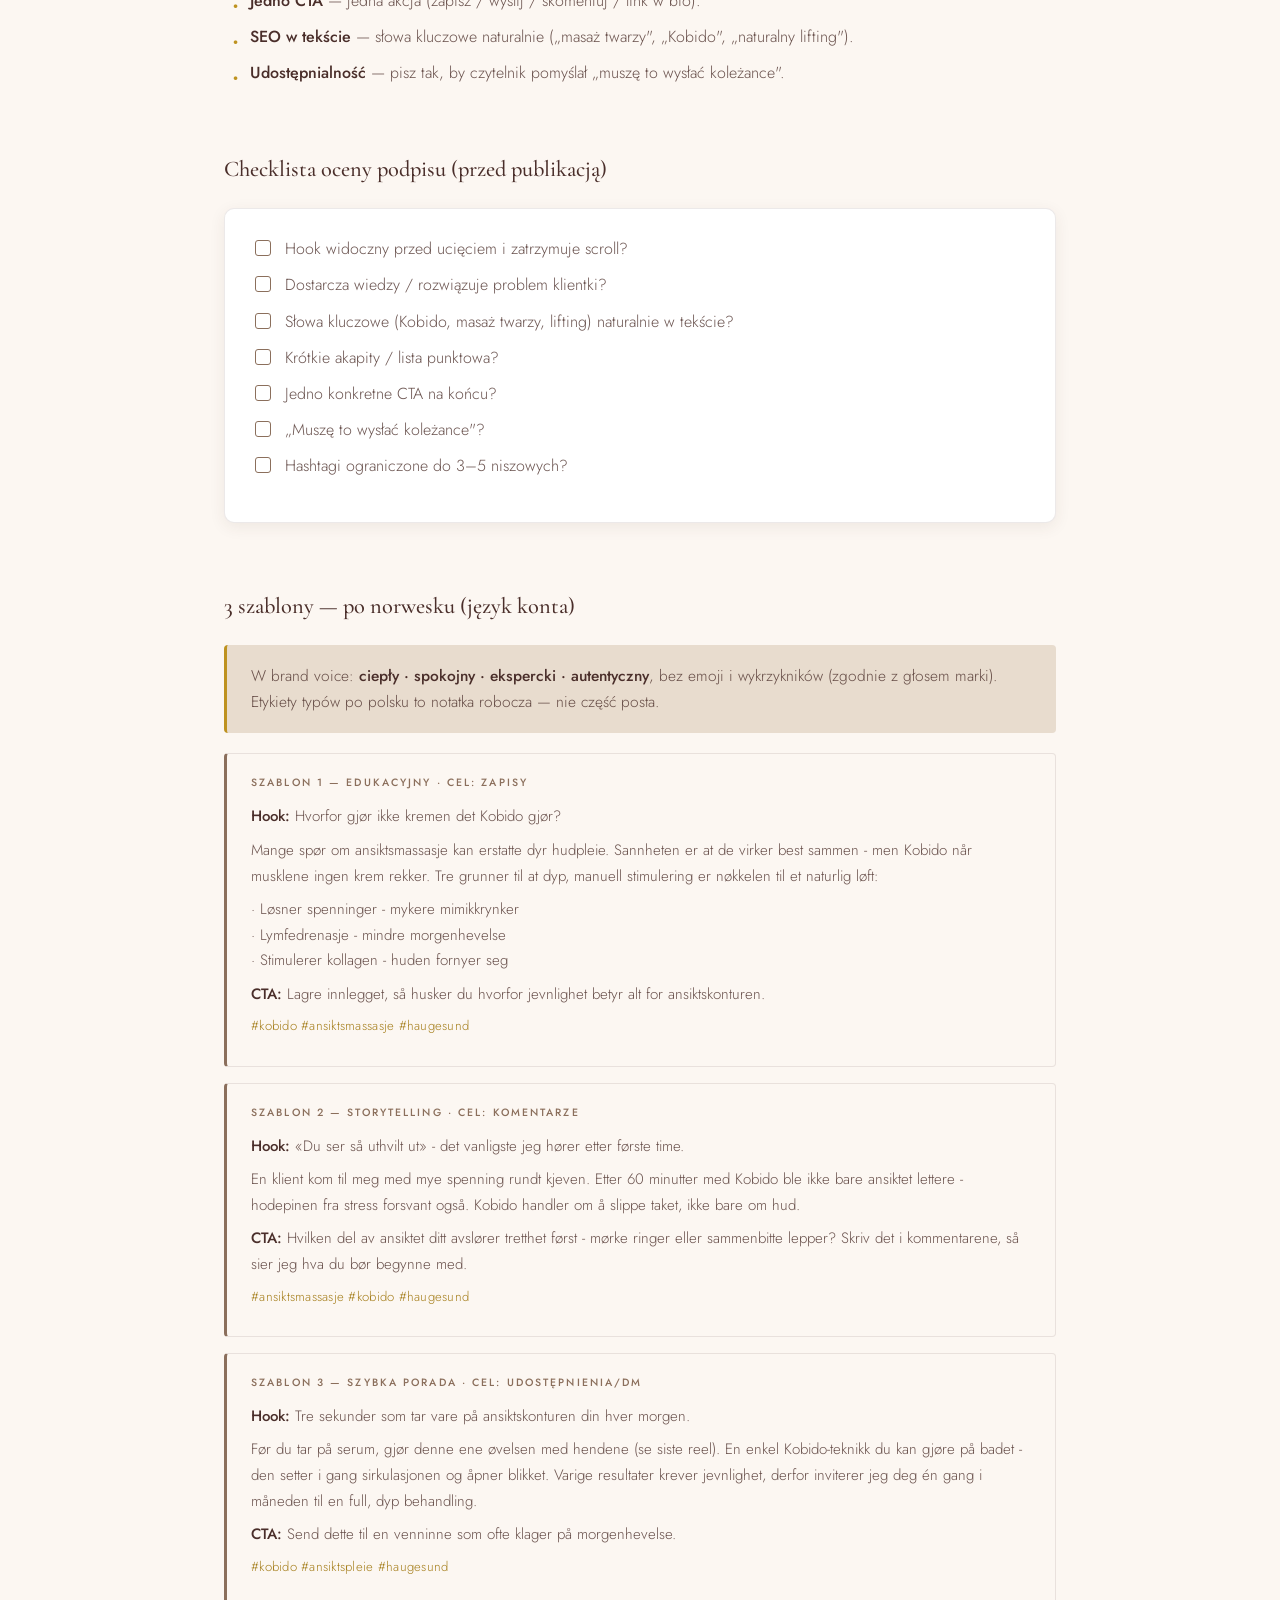
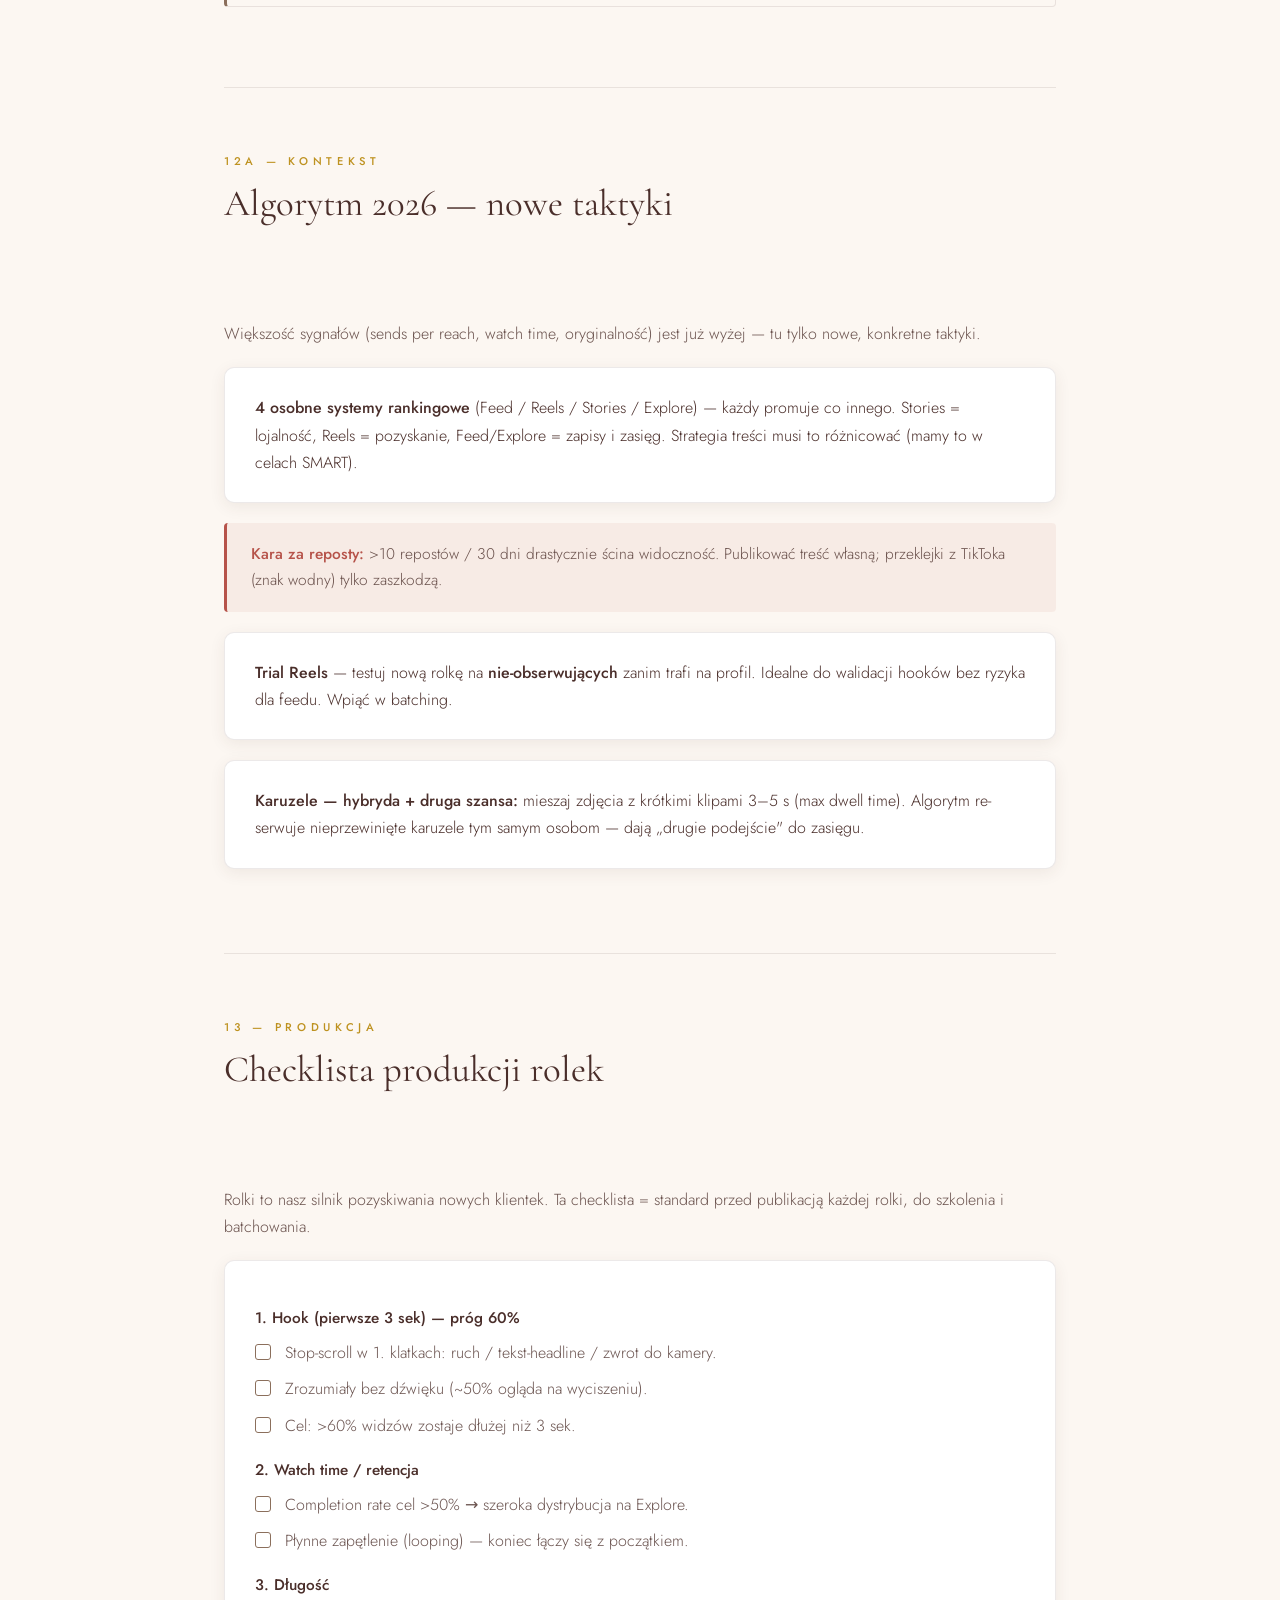
<file: AUDYT_INSTAGRAM.html>
<!DOCTYPE html>
<html lang="pl">
<head>
<meta charset="UTF-8">
<meta name="viewport" content="width=device-width, initial-scale=1.0">
<meta name="robots" content="noindex, nofollow">
<title>Blissco — Audyt Instagrama</title>
<link rel="preconnect" href="https://fonts.googleapis.com">
<link rel="preconnect" href="https://fonts.gstatic.com" crossorigin>
<link href="https://fonts.googleapis.com/css2?family=Cormorant+Garamond:ital,wght@0,300;0,400;0,500;0,600;1,400&family=Jost:wght@300;400;500;600&display=swap" rel="stylesheet">
<style>
:root{
  --espresso:#4A2E2A; --espresso-deep:#3B231F; --krem:#FCF7F2;
  --zloto:#BE9220; --zloto-jasne:#CC9D22; --zloto-ciemne:#A57E1B;
  --mocha:#8B6F5C; --bez:#E8DCCE; --grafit:#1A1A1A;
  --surface-card:#FFFFFF;
  --line:rgba(74,46,42,.10); --line-strong:rgba(74,46,42,.22); --line-inverse:rgba(252,247,242,.16);
  --fg1:var(--espresso); --fg2:rgba(74,46,42,.82); --fg3:rgba(74,46,42,.62);
  --fg-on-dark:var(--krem); --fg-on-dark-2:rgba(252,247,242,.72); --fg-on-dark-3:rgba(252,247,242,.45);
  --danger:#B6534A; --success:#7C7A3E;
  --serif:'Cormorant Garamond',Georgia,'Times New Roman',serif;
  --sans:'Jost',system-ui,-apple-system,'Segoe UI',sans-serif;
  --track-eyebrow:.42em; --track-caption:.28em; --track-display:.22em;
  --r-sm:4px; --r-md:6px; --r-lg:10px; --r-pill:999px;
  --shadow-sm:0 4px 16px rgba(74,46,42,.08);
  --shadow-md:0 8px 30px rgba(74,46,42,.12);
  --shadow-lg:0 16px 50px rgba(74,46,42,.16);
  --shadow-gold:0 8px 30px rgba(190,146,32,.22);
  --ease:cubic-bezier(.22,.61,.36,1); --dur:.28s;
}
*{box-sizing:border-box;margin:0;padding:0}
html{scroll-behavior:smooth}
body{font-family:var(--sans);font-weight:300;line-height:1.7;color:var(--fg1);background:var(--krem);-webkit-font-smoothing:antialiased}

/* ---------- HERO ---------- */
.hero{position:relative;background:var(--espresso);color:var(--fg-on-dark);overflow:hidden;padding:96px 24px 80px;text-align:center}
.hero::after{content:"";position:absolute;top:-30%;right:-10%;width:60%;height:120%;
  background:radial-gradient(circle,rgba(190,146,32,.16),transparent 60%);pointer-events:none}
.hero-inner{position:relative;max-width:760px;margin:0 auto;z-index:1}
.hero img.logo{height:38px;margin-bottom:40px;opacity:.95}
.eyebrow{font-family:var(--sans);font-weight:500;font-size:.72rem;letter-spacing:var(--track-eyebrow);text-transform:uppercase;color:var(--zloto)}
.hero h1{font-family:var(--serif);font-weight:300;font-size:4rem;line-height:1.04;letter-spacing:.01em;margin:22px 0 18px}
.hero .sub{font-family:var(--sans);font-weight:300;font-size:1.05rem;color:var(--fg-on-dark-2);max-width:520px;margin:0 auto}
.hero .meta{margin-top:30px;font-size:.78rem;letter-spacing:.16em;text-transform:uppercase;color:var(--fg-on-dark-3)}
.score{display:inline-flex;align-items:baseline;gap:10px;margin-top:34px;padding:14px 28px;border:1px solid var(--line-inverse);border-radius:var(--r-pill)}
.score b{font-family:var(--serif);font-size:2rem;font-weight:400;color:var(--zloto)}
.score span{font-size:.74rem;letter-spacing:.22em;text-transform:uppercase;color:var(--fg-on-dark-2)}

/* ---------- LAYOUT ---------- */
.wrap{max-width:880px;margin:0 auto;padding:0 24px}
section.block{padding:64px 0;border-bottom:1px solid var(--line)}
section.block:last-of-type{border-bottom:none}
.sec-eyebrow{font-family:var(--sans);font-weight:500;font-size:.7rem;letter-spacing:var(--track-eyebrow);text-transform:uppercase;color:var(--zloto);display:block;margin-bottom:12px}
h2.sec{font-family:var(--serif);font-weight:400;font-size:2.3rem;line-height:1.12;margin-bottom:96px}
h3.sub{font-family:var(--serif);font-weight:500;font-size:1.4rem;margin:64px 0 14px}
p{font-size:1rem;color:var(--fg2);margin-bottom:14px}
strong{font-weight:500;color:var(--espresso)}
em{font-style:italic;font-family:var(--serif);font-size:1.08em;color:var(--mocha)}
a{color:var(--zloto-ciemne);text-decoration:none;border-bottom:1px solid rgba(165,126,27,.35)}
a:hover{color:var(--zloto)}
ul,ol{margin:0 0 16px 0;padding-left:0;list-style:none}
ul li,ol li{position:relative;padding-left:26px;margin-bottom:9px;font-size:1rem;color:var(--fg2)}
ul li::before{content:"·";position:absolute;left:8px;top:-2px;color:var(--zloto);font-size:1.4em;font-weight:600}
ol{counter-reset:li}
ol li::before{counter-increment:li;content:counter(li);position:absolute;left:0;top:2px;
  font-family:var(--serif);font-size:.9rem;color:var(--zloto);font-weight:600;
  width:18px;height:18px;line-height:18px;text-align:center}

/* ---------- TOC ---------- */
.toc{background:var(--surface-card);border:1px solid var(--line);border-radius:var(--r-lg);
  box-shadow:var(--shadow-sm);padding:30px 34px;margin:-48px auto 0;max-width:880px;position:relative;z-index:2}
.toc h4{font-family:var(--sans);font-weight:500;font-size:.7rem;letter-spacing:var(--track-eyebrow);text-transform:uppercase;color:var(--mocha);margin-bottom:16px}
.toc ol{columns:2;column-gap:40px}
.toc li{padding-left:24px;margin-bottom:8px;font-size:.92rem;break-inside:avoid}
.toc li::before{top:3px}
.toc a{color:var(--fg2);border:none}
.toc a:hover{color:var(--zloto-ciemne)}

/* ---------- CARDS / CALLOUTS ---------- */
.card{background:var(--surface-card);border:1px solid var(--line);border-radius:var(--r-lg);
  box-shadow:var(--shadow-sm);padding:26px 30px;margin:20px 0}
.callout{background:var(--bez);border-left:3px solid var(--zloto);border-radius:var(--r-sm);
  padding:18px 24px;margin:20px 0;font-size:.97rem;color:var(--fg2)}
.callout.warn{background:rgba(182,83,74,.07);border-left-color:var(--danger)}
.callout.warn strong{color:var(--danger)}
.note{font-size:.9rem;color:var(--fg3);font-style:italic}
.note-bar{background:var(--espresso);color:var(--fg-on-dark);border-radius:var(--r-lg);padding:14px 22px;font-size:.86rem;color:var(--fg-on-dark-2);margin:14px 0}

/* three TL;DR points */
.points{display:grid;gap:16px;margin:26px 0}
.point{background:var(--surface-card);border:1px solid var(--line);border-radius:var(--r-lg);
  box-shadow:var(--shadow-sm);padding:24px 26px;display:flex;gap:20px;align-items:flex-start}
.point .n{font-family:var(--serif);font-size:2.1rem;font-weight:400;color:var(--zloto);line-height:1;min-width:32px}
.point p{margin:0;font-size:.98rem}

/* dark feature card (baseline) */
.dark-card{background:var(--espresso);color:var(--fg-on-dark);border-radius:var(--r-lg);padding:32px 34px;margin:24px 0;box-shadow:var(--shadow-md)}
.dark-card h3{color:var(--krem)}
.dark-card p{color:var(--fg-on-dark-2)}
.dark-card .note{color:var(--fg-on-dark-3)}

/* ---------- TABLES ---------- */
.tbl-wrap{overflow-x:auto;margin:22px 0}
table{width:100%;border-collapse:collapse;font-size:.92rem;background:var(--surface-card);
  border:1px solid var(--line);border-radius:var(--r-lg);overflow:hidden}
thead th{background:var(--bez);color:var(--espresso);font-family:var(--sans);font-weight:500;
  font-size:.7rem;letter-spacing:.12em;text-transform:uppercase;text-align:left;padding:13px 16px}
tbody td{padding:13px 16px;border-top:1px solid var(--line);color:var(--fg2);vertical-align:top}
tbody tr:hover{background:rgba(232,220,206,.25)}
table strong{color:var(--espresso)}

/* ---------- PILLS ---------- */
.pill{display:inline-block;font-family:var(--sans);font-weight:500;font-size:.66rem;letter-spacing:.1em;
  text-transform:uppercase;padding:3px 11px;border-radius:var(--r-pill);white-space:nowrap}
.pill.ok{background:rgba(124,122,62,.14);color:var(--success)}
.pill.do{background:rgba(182,83,74,.12);color:var(--danger)}
.pill.gold{background:rgba(190,146,32,.14);color:var(--zloto-ciemne)}

/* two-column strengths */
.cols2{display:grid;grid-template-columns:1fr 1fr;gap:18px;margin:22px 0}
.col-card{border-radius:var(--r-lg);padding:22px 24px}
.col-card.good{background:rgba(124,122,62,.07);border:1px solid rgba(124,122,62,.2)}
.col-card.bad{background:rgba(182,83,74,.06);border:1px solid rgba(182,83,74,.18)}
.col-card h4{font-family:var(--sans);font-weight:500;font-size:.7rem;letter-spacing:.18em;text-transform:uppercase;margin-bottom:14px}
.col-card.good h4{color:var(--success)}
.col-card.bad h4{color:var(--danger)}
.col-card li{font-size:.92rem;padding-left:20px}
.col-card li::before{font-size:1.1em;left:6px}

/* checklist */
.check li{padding-left:30px}
.check li::before{content:"";position:absolute;left:0;top:5px;width:14px;height:14px;
  border:1.5px solid var(--mocha);border-radius:3px;background:transparent;font-size:0}

/* caption templates */
.tpl{background:var(--krem);border:1px solid var(--line);border-left:3px solid var(--mocha);
  border-radius:var(--r-sm);padding:20px 24px;margin:16px 0}
.tpl .tpl-label{font-family:var(--sans);font-weight:500;font-size:.66rem;letter-spacing:.2em;
  text-transform:uppercase;color:var(--mocha);display:block;margin-bottom:12px}
.tpl p{font-size:.94rem;margin-bottom:8px}
.tpl .tags{font-family:var(--sans);font-size:.82rem;color:var(--zloto-ciemne);letter-spacing:.02em}
.reel-block{margin:18px 0}
.reel-block .rb-title{font-family:var(--sans);font-weight:500;color:var(--espresso);font-size:.96rem;margin-bottom:8px}

/* ---------- FOOTER ---------- */
.footer{background:var(--espresso);color:var(--fg-on-dark);text-align:center;padding:70px 24px 60px;margin-top:0}
.footer img.logo{height:32px;margin-bottom:26px;opacity:.92}
.footer .quote{font-family:var(--serif);font-style:italic;font-size:1.5rem;color:var(--zloto);margin-bottom:24px}
.footer .meta{font-size:.76rem;letter-spacing:.1em;color:var(--fg-on-dark-3);max-width:620px;margin:0 auto;line-height:1.8}

@media(max-width:680px){
  .hero{padding:64px 20px 56px}
  .hero h1{font-size:2.7rem}
  h2.sec{font-size:1.8rem}
  .toc ol{columns:1}
  .cols2{grid-template-columns:1fr}
  .point{flex-direction:row}
}
.topnav{position:sticky;top:0;z-index:50;display:flex;justify-content:center;gap:6px;flex-wrap:wrap;background:var(--krem);border-bottom:1px solid var(--line);padding:11px 14px}
.topnav a{font-family:var(--sans);font-weight:500;font-size:.7rem;letter-spacing:.14em;text-transform:uppercase;color:var(--fg3);text-decoration:none;border:none;padding:6px 14px;border-radius:999px;transition:background .2s,color .2s}
.topnav a:hover{color:var(--espresso);background:rgba(232,220,206,.5)}
.topnav a.active{color:var(--espresso);background:var(--bez)}
</style>
</head>
<body>
<nav class="topnav">
<a href="DASHBOARD_BLISSCO.html">Dashboard</a>
<a href="AUDYT_INSTAGRAM.html" class="active">Audyt IG</a>
<a href="RAPORT_BADAWCZY.html">Raport badawczy</a>
<a href="STRATEGIA_3M.html">Strategia 3M</a>
<a href="BRAND_BOOK.html">Brand book</a>
<a href="ASYSTENT.html">Asystent AI</a>
</nav>

<!-- ======================= HERO ======================= -->
<header class="hero">
  <div class="hero-inner">
    <img class="logo" src="assets/blissco-logo-zlote.png" alt="blissco">
    <div class="eyebrow">Audyt Instagrama · Etap 1 — Fundament</div>
    <h1>Audyt Instagrama</h1>
    <p class="sub">Stan profilu, analiza danych i rekomendacje rozwoju dla @blissco.therapy — masaż Kobido, Haugesund.</p>
    <div class="score"><b>6 / 10</b><span>Ocena startowa</span></div>
    <div class="meta">Blissco Massasje og Terapi · 11.06.2026 · przygotował GMERK</div>
  </div>
</header>

<!-- ======================= TOC ======================= -->
<nav class="toc">
  <h4>Spis treści</h4>
  <ol>
    <li><a href="#s1">Ocena ogólna</a></li>
    <li><a href="#s2">Stan profilu</a></li>
    <li><a href="#s3">Analiza statystyk</a></li>
    <li><a href="#s4">Audyt treści</a></li>
    <li><a href="#s5">Audyt wizualny feedu</a></li>
    <li><a href="#s6">Hashtagi i Instagram SEO</a></li>
    <li><a href="#s7">Najlepsze godziny</a></li>
    <li><a href="#s8">Mocne i słabe strony</a></li>
    <li><a href="#s9">Rekomendacje</a></li>
    <li><a href="#s10">Baseline (punkt zero)</a></li>
    <li><a href="#s11">Cele SMART na 3 miesiące</a></li>
    <li><a href="#s12">Standard captionów</a></li>
    <li><a href="#s12a">Algorytm 2026</a></li>
    <li><a href="#s13">Checklista produkcji rolek</a></li>
    <li><a href="#s14">Macierz konkurencji</a></li>
  </ol>
</nav>

<main class="wrap">

<!-- 1 -->
<section class="block" id="s1">
  <span class="sec-eyebrow">01 — Podsumowanie</span>
  <h2 class="sec">Ocena ogólna</h2>
  <p>Profil ma <strong>bardzo dobry fundament</strong>, którego większość gabinetów w okolicy nie ma: właściwa grupa odbiorców trafiła sama (kobiety 25–44 z Haugesund), a treści Kobido po norwesku potrafią konwertować ponadprzeciętnie. Problemem nie jest <em>jakość</em>, tylko <strong>regularność i struktura</strong> — profil żyje głównie Stories, rolek jest za mało, a publikacje są nieregularne. To dobra wiadomość: największe rezerwy leżą tam, gdzie najłatwiej je odblokować.</p>
  <div class="points">
    <div class="point"><span class="n">1</span><p><strong>Regularność wprost napędza zasięg.</strong> Dowód w danych: luty (0 publikacji) → marzec (3 rolki) = <strong>+422% wyświetleń</strong>. Spadek od kwietnia to efekt mniejszej liczby materiałów, nie „wypalenia" konta.</p></div>
    <div class="point"><span class="n">2</span><p><strong>Rolki to najefektywniejszy format, a są niedoinwestowane.</strong> Stanowią tylko <strong>8% treści</strong>, ale generują <strong>22% wszystkich interakcji</strong> i przynoszą najwięcej nowych obserwujących (jedna rolka Kobido = <strong>44 nowych obserwatorów</strong>).</p></div>
    <div class="point"><span class="n">3</span><p><strong>Maj był sztucznie podbity reklamą</strong> (32,9% zasięgu płatne) — organiczny punkt wyjścia jest niższy, niż wygląda. To nasz <strong>baseline</strong> do pokazania wzrostu.</p></div>
  </div>
  <div class="callout"><strong>Ocena startowa: 6/10</strong> — solidna baza, niewykorzystany potencjał. Cel po 3 miesiącach: stabilny, rosnący organik bez reklamy.</div>
  <p class="note">Status dostępu: brak jeszcze dostępu do konta (IG spięty z prywatnym FB — czeka na firmową stronę FB + zaproszenie przez Meta Business Suite). Audyt na bazie przekazanych danych; pozycje wymagające panelu oznaczono jako „do weryfikacji".</p>
</section>

<!-- 2 -->
<section class="block" id="s2">
  <span class="sec-eyebrow">02 — Profil</span>
  <h2 class="sec">Stan profilu (snapshot)</h2>
  <div class="tbl-wrap"><table>
    <thead><tr><th>Element</th><th>Stan</th><th>Komentarz</th></tr></thead>
    <tbody>
      <tr><td>Nazwa / handle</td><td>@blissco.therapy</td><td>OK, spójna z marką</td></tr>
      <tr><td>Obserwujący (koniec maja)</td><td><strong>356</strong></td><td>Realna, lokalna baza — jakość ważniejsza niż liczba</td></tr>
      <tr><td>Typ konta</td><td>Firmowe</td><td>Statystyki dostępne — OK</td></tr>
      <tr><td>Powiązanie z FB</td><td>Prywatne konto</td><td><span class="pill do">Do naprawy</span> firmowa strona FB → IG → Meta Business Suite</td></tr>
      <tr><td>Bio / highlights</td><td>Robi Justyna sama</td><td>Wzór bio NO w Playbooku</td></tr>
      <tr><td>Link w bio</td><td><strong>Działa → rezerwacja</strong></td><td>Prowadzi bezpośrednio do rezerwacji — OK</td></tr>
      <tr><td>Dotknięcia adresu firmy (30 dni)</td><td>6</td><td>Niski ruch z IG do mapy — choć GBP mocny (5,0/41), trzeba lepiej linkować z profilu</td></tr>
    </tbody>
  </table></div>
</section>

<!-- 3 -->
<section class="block" id="s3">
  <span class="sec-eyebrow">03 — Dane</span>
  <h2 class="sec">Analiza statystyk</h2>

  <h3 class="sub">3.1 Trend miesięczny (luty → maj 2026)</h3>
  <div class="tbl-wrap"><table>
    <thead><tr><th>Miesiąc</th><th>Wyświetlenia</th><th>Obserwujący</th><th>Przyrost</th><th>Publikacje</th></tr></thead>
    <tbody>
      <tr><td>Luty</td><td>850</td><td>224</td><td>+69</td><td><strong>0 rolek, 0 postów</strong></td></tr>
      <tr><td>Marzec</td><td><strong>4,4 tys. (+422%)</strong></td><td>283</td><td>+60</td><td>3 rolki, 1 post</td></tr>
      <tr><td>Kwiecień</td><td>3,3 tys.</td><td>340</td><td>+57</td><td>1 rolka, 2 posty</td></tr>
      <tr><td>Maj</td><td>1,6 tys.</td><td>356</td><td><strong>+15</strong></td><td>mało (m.in. reklama)</td></tr>
    </tbody>
  </table></div>
  <p><strong>Wniosek:</strong> krzywa zasięgu kopiuje krzywą publikacji z opóźnieniem. Przyrost obserwujących wyhamował (+69 → +15), bo zabrakło rolek docierających do nowych. Nie ma problemu z kontem — jest problem z <strong>rytmem</strong>.</p>

  <h3 class="sub">3.2 Ostatnie 30 dni (4 maj – 2 cze)</h3>
  <ul>
    <li>Wyświetlenia: <strong>6 379</strong>, z czego <strong>32,9% z reklam</strong> → organik ~4 280.</li>
    <li>Reach: <strong>2 036</strong> (−72,1% vs poprzedni okres).</li>
    <li>Aktywność w profilu: <strong>367 (−55,2%)</strong>, wizyty w profilu 297 (−54,5%).</li>
  </ul>
  <div class="callout warn"><strong>Sygnał:</strong> spadki dwucyfrowe na wszystkich metrykach. To dno cyklu — idealny moment startu, każdy ruch w górę będzie wyraźnie widoczny w case study.</div>

  <h3 class="sub">3.3 Demografia — idealnie trafiona pod Kobido</h3>
  <ul>
    <li><strong>Płeć:</strong> kobiety <strong>83,4%</strong> / mężczyźni 16,6%</li>
    <li><strong>Wiek:</strong> 25–34 → <strong>31,0%</strong>, 35–44 → 24,3% (razem <strong>55%</strong> w rdzeniu grupy)</li>
    <li><strong>Lokalizacja:</strong> Haugesund <strong>30,9%</strong>, Bergen 9,8%, Stavanger 5,8%, Oslo 4,4%</li>
  </ul>
  <p><strong>Wniosek:</strong> komunikacja i język (norweski) trafiają we właściwą grupę. Nie zmieniamy targetu — wzmacniamy to, co działa.</p>

  <h3 class="sub">3.4 Formaty — największa rezerwa</h3>
  <div class="tbl-wrap"><table>
    <thead><tr><th>Typ</th><th>% treści (wyświetlenia)</th><th>% interakcji (90 dni)</th></tr></thead>
    <tbody>
      <tr><td>Stories</td><td>65,5%</td><td>68,3%</td></tr>
      <tr><td>Posty</td><td>26,5%</td><td>9,5%</td></tr>
      <tr><td><strong>Rolki</strong></td><td><strong>8,0%</strong></td><td><strong>22,2%</strong></td></tr>
    </tbody>
  </table></div>
  <div class="callout"><strong>To najważniejszy slajd audytu:</strong> rolki dają niemal 3× więcej interakcji niż ich udział w treści. Każda dodatkowa rolka Kobido to nieproporcjonalnie duży zwrot. Stories budują relację z obecnymi, ale <strong>nie pozyskują nowych</strong> — do wzrostu potrzebne są rolki.</div>

  <h3 class="sub">3.5 Metryki 2026 — czym mierzyć</h3>
  <p><strong>Engagement Rate — dwie formuły:</strong></p>
  <ul>
    <li><strong>ERF</strong> (wg obserwujących) = (Polubienia + Komentarze + Udostępnienia + Zapisania) / Obserwujący × 100 — porównuje siłę naszej społeczności.</li>
    <li><strong>ERR</strong> (wg zasięgu) = te same interakcje / Reach × 100 — uczciwsza dla rolek, które docierają do obcych.</li>
  </ul>
  <p>Dla konta <strong>&lt;1000 obs. benchmark ERF to 5–8%</strong> (cel: <strong>6%</strong>). Małe, lokalne konto = naturalnie wysoki ER — to przewaga Blissco, nie słabość.</p>
  <div class="callout"><strong>Uwaga na interpretację:</strong> rolka ma zwykle wysoki ERF, niski ERR (duży zasięg do obcych „rozcieńcza" mianownik). Karuzela ma najwyższy ERF w feedzie 2026 (zapisy). Nie porównywać formatów jedną liczbą — patrzeć na właściwy sygnał: <strong>rolki → udostępnienia, karuzele → zapisy</strong>.</div>
  <div class="dark-card">
    <h3 style="font-family:var(--serif);font-weight:500;font-size:1.3rem;margin-bottom:10px">Sends per reach — metryka wzrostu nr 1 w 2026</h3>
    <p>Ile razy treść wysłano w DM względem zasięgu. Algorytm premiuje udostępnienia <strong style="color:var(--krem)">3–5× mocniej niż polubienia</strong>, bo to aktywne poparcie. Jak podnosić:</p>
    <ul style="margin-top:10px">
      <li style="color:var(--fg-on-dark-2)"><strong style="color:var(--krem)">„Złote pytanie" przed publikacją:</strong> czy ktoś wysłałby to znajomej w DM?</li>
      <li style="color:var(--fg-on-dark-2)">Treści „do wysłania": checklisty, zaskakujące dane, „oznacz kogoś, kto…", szybkie porady.</li>
      <li style="color:var(--fg-on-dark-2)">Rolki są najczęściej przesyłanym formatem — stąd nacisk na rolki Kobido.</li>
    </ul>
  </div>
  <h3 class="sub" style="font-size:1.15rem">Benchmarki branżowe (nano &lt;1K, beauty/wellness)</h3>
  <ul>
    <li>ER konta nano: <strong>5–8%</strong> (cel 6%). Mediana branży wellness: 1,4–1,8% — małe konto ma wyższą poprzeczkę.</li>
    <li>ER wg formatu <em>(orientacyjnie, różni się między źródłami)</em>: karuzele ~6,9% · statyczne ~4,4% · rolki ~3,3% (rolki = najwyższy zasięg do nowych).</li>
    <li>Stories reach rate: <strong>3–5%</strong> bazy obserwujących.</li>
    <li><strong>Bonus za oryginalność:</strong> treść własna (bez znaku wodnego TikToka) = <strong>+40–60% zasięgu</strong>; cudze logo karane −60–80%.</li>
  </ul>
  <h3 class="sub" style="font-size:1.15rem">Proporcje „zdrowego" konta (kontrola co miesiąc)</h3>
  <ul>
    <li><strong>Save-to-like ratio &gt; 5%</strong> (zwłaszcza karuzele edukacyjne Kobido) — silny sygnał algorytmu.</li>
    <li><strong>Share-to-reach ratio &gt; 1%</strong> — DM-share 3–5× cenniejszy niż like.</li>
    <li><strong>Głębokość konwersacji:</strong> ≥20% wątków z odpowiedzią twórcy. Odpowiedź w 60 min = <strong>+21% dystrybucji</strong> posta.</li>
  </ul>
</section>

<!-- 4 -->
<section class="block" id="s4">
  <span class="sec-eyebrow">04 — Treść</span>
  <h2 class="sec">Audyt treści — co działa</h2>
  <div class="tbl-wrap"><table>
    <thead><tr><th>Treść</th><th>Wynik</th><th>Wniosek</th></tr></thead>
    <tbody>
      <tr><td>Rolka Kobido „Føler du at ansiktet ditt er spent?" (kwiecień)</td><td>1,2 tys. wyśw. → <strong>44 nowych obs.</strong></td><td>Rolka po norwesku z <strong>pytaniem o napięcie twarzy</strong> = najlepsza konwersja</td></tr>
      <tr><td>Rolka „masaż pleców" (marzec)</td><td>1,7 tys. wyśw. → 11 nowych obs.</td><td>Edukacja o ciele działa</td></tr>
      <tr><td>Post Kobido „naturlig glød og løft" (10 maj)</td><td><strong>2,2 tys.</strong> wyśw.</td><td>Hasło „naturalny lifting / blask" rezonuje</td></tr>
    </tbody>
  </table></div>
  <p><strong>Sygnały jakości z rolek (90 dni):</strong> 116 polubień, <strong>21 zapisań</strong>, <strong>28 udostępnień</strong> — wysoki stosunek zapisów/udostępnień = treść uznawana za wartościową (ludzie wracają i polecają).</p>
  <div class="callout warn"><strong>Słaby punkt:</strong> tylko 9 komentarzy w 90 dni → brak CTA do dyskusji. Łatwa poprawa: kończyć rolki pytaniem.</div>
  <div class="callout"><strong>Sprawdzony przepis na rolkę:</strong> <em>pytanie o konkretny problem (napięcie twarzy / ból pleców) → po norwesku → edukacja Kobido → CTA „zarezerwuj / napisz".</em></div>
</section>

<!-- 5 -->
<section class="block" id="s5">
  <span class="sec-eyebrow">05 — Estetyka</span>
  <h2 class="sec">Audyt wizualny feedu</h2>
  <p class="note">Z analizy realnego gridu (zrzut 2026-06-04, pomijając 6 najstarszych kafelków).</p>
  <div class="cols2">
    <div class="col-card good">
      <h4>Co działa — utrzymać</h4>
      <ul>
        <li>Spójna <strong>ciepła paleta</strong> (brązy, krem, ton skóry) na postach Kobido/masażu.</li>
        <li><strong>Jeden serif display</strong> wraca na kartach i w karuzelach → rozpoznawalność.</li>
        <li><strong>Logo zawsze na dole, wyśrodkowane</strong> → konsekwencja.</li>
        <li>„Myter vs. Fakta" = <strong>wzorzec jakości</strong>. Do tego poziomu równamy resztę.</li>
      </ul>
    </div>
    <div class="col-card bad">
      <h4>Co się rozjeżdża — do naprawy</h4>
      <ul>
        <li><strong>Jaskrawy czerwony kafelek</strong> — wybija z palety → przekolorować na brąz/krem/złoto.</li>
        <li><strong>Różna temperatura zdjęć</strong> → ujednolicić jednym ciepłym presetem.</li>
        <li><strong>„BLISSENCE"</strong> (kolab) — dodać element Blissco lub trzymać do minimum.</li>
        <li><strong>6 najstarszych</strong> (liście, ramki roślinne) — nie powielać, zostawić w przeszłości.</li>
      </ul>
    </div>
  </div>
  <div class="callout"><strong>Rekomendacja rytmu gridu:</strong> naprzemiennie <em>ciemna karta → zdjęcie → jasna karta</em>, żeby profil czytał się jak całość, a nie zbiór pojedynczych postów.</div>
</section>

<!-- 6 -->
<section class="block" id="s6">
  <span class="sec-eyebrow">06 — Widoczność</span>
  <h2 class="sec">Hashtagi i Instagram SEO</h2>
  <div class="tbl-wrap"><table>
    <thead><tr><th>Hashtag</th><th>Skala</th><th>Uwaga</th></tr></thead>
    <tbody>
      <tr><td>#kobido</td><td>mała nisza</td><td><strong>duży zasięg / mała konkurencja — priorytet</strong></td></tr>
      <tr><td>#massagetherapist</td><td>3M postów</td><td>dobry środek</td></tr>
      <tr><td>#massagetherapy</td><td>22,6M</td><td>szeroki</td></tr>
      <tr><td>#selfcare</td><td>96,2M</td><td>mega-broad — tylko jako uzupełnienie</td></tr>
    </tbody>
  </table></div>
  <div class="callout warn"><strong>Hashtagi — praktyka 2026:</strong> Instagram ograniczył wagę hashtagów. Najlepsza praktyka to tylko <strong>3–5 precyzyjnych, niszowych tagów</strong> + <strong>Instagram SEO</strong>: słowa kluczowe wplecione naturalnie w bio i opisy („Kobido massasje Haugesund", „ansiktsmassasje", „naturlig ansiktsløft"). Algorytm kategoryzuje treść po tekście i pokazuje ją w wyszukiwarce — to ważniejsze niż chmura tagów.</div>
  <p><strong>Rekomendacja:</strong> 3–5 tagów w miksie: niszowe (#kobido, #ansiktsmassasje) + lokalne (#haugesund, #rogaland). Geografia w <strong>słowach kluczowych opisu</strong>, nie tylko w tagach — to nasza największa przewaga.</p>
</section>

<!-- 7 -->
<section class="block" id="s7">
  <span class="sec-eyebrow">07 — Harmonogram</span>
  <h2 class="sec">Najlepsze godziny publikacji</h2>
  <p>Powtarzalne w 2 miesiącach — okno aktywności obserwujących:</p>
  <div class="tbl-wrap"><table>
    <thead><tr><th>Dzień</th><th>Okno</th></tr></thead>
    <tbody>
      <tr><td>Poniedziałek</td><td>18:00–21:00</td></tr>
      <tr><td>Czwartek</td><td>18:00–21:00</td></tr>
      <tr><td>Niedziela</td><td>18:00–21:00</td></tr>
    </tbody>
  </table></div>
  <p>Stały harmonogram: rolka w jednym z tych okien, batchowanie z wyprzedzeniem.</p>
</section>

<!-- 8 -->
<section class="block" id="s8">
  <span class="sec-eyebrow">08 — Synteza</span>
  <h2 class="sec">Mocne i słabe strony</h2>
  <div class="cols2">
    <div class="col-card good">
      <h4>Mocne</h4>
      <ul>
        <li>Idealnie trafiona demografia (K 83%, 25–44, Haugesund)</li>
        <li>Sprawdzony, konwertujący format (rolka Kobido NO)</li>
        <li>Spójna ciepła estetyka, wzorzec „Myter vs. Fakta"</li>
        <li>Wysokie zapisania/udostępnienia = wartościowa treść</li>
        <li>Lojalna, lokalna baza 356 obs.</li>
        <li><strong>Mocny GBP: 5,0 z 41 opinii</strong> (social proof + SEO lokalny)</li>
      </ul>
    </div>
    <div class="col-card bad">
      <h4>Słabe / do naprawy</h4>
      <ul>
        <li>Nieregularność publikacji (rytm = zasięg)</li>
        <li>Rolki tylko 8% treści — niedoinwestowane</li>
        <li>Profil oparty na Stories (nie pozyskują nowych)</li>
        <li>Mało komentarzy (brak CTA do dyskusji)</li>
        <li>Reklama maskuje słaby organik; spadki −55/−72%</li>
        <li>Czerwony kafelek + różna temperatura zdjęć</li>
        <li>Słaby przepływ IG → mapa/rezerwacja (6 dotknięć adresu)</li>
      </ul>
    </div>
  </div>
</section>

<!-- 9 -->
<section class="block" id="s9">
  <span class="sec-eyebrow">09 — Plan działania</span>
  <h2 class="sec">Rekomendacje</h2>
  <h3 class="sub">Quick wins (od ręki, tydzień 1–2)</h3>
  <ol>
    <li><strong>Wróć do rytmu publikacji</strong> — rosnące marki publikują 3,7×/tydz. Cel: <strong>3–4 publikacje feed/tydz (≥2 rolki)</strong> + 1–3 Stories dziennie, w oknach pon/czw/niedz 18–21.</li>
    <li><strong>Powiel sprawdzony przepis</strong> — rolka Kobido po norwesku zaczynająca się od pytania o problem (napięcie twarzy/ból).</li>
    <li><strong>Dodaj CTA na końcu każdej rolki</strong> — pytanie do widza (podbije komentarze) + „rezerwuj/napisz".</li>
    <li><strong>Napraw czerwony kafelek</strong> i nałóż jeden ciepły preset na wszystkie zdjęcia.</li>
    <li><strong>Dopracuj bio po norwesku</strong> (wzór w playbooku) — link do rezerwacji już działa, zostaw go wyeksponowany.</li>
    <li><strong>Highlights</strong> uporządkowane: Kobido · Cennik · Opinie · Kontakt.</li>
  </ol>
  <h3 class="sub">Strategiczne (miesiąc 1–3)</h3>
  <ol>
    <li><strong>Firmowa strona FB + Meta Business Suite</strong> — odblokowuje współpracę i planowanie.</li>
    <li><strong>Stały rytm gridu</strong> (ciemna/zdjęcie/jasna) + batchowanie treści.</li>
    <li><strong>Lokalne SEO</strong> — GBP już mocny (<strong>5,0/41</strong>): eksponować opinie w treści/Highlightach i lepiej linkować z IG do mapy/rezerwacji; + tagi lokalne, wzmocnienie adresu.</li>
    <li><strong>Odejście od reklamy jako protezy</strong> — budujemy organik, reklama tylko punktowo pod ofertę.</li>
    <li><strong>Zbieranie opinii i UGC</strong> od zadowolonych klientek (dowód społeczny pod premium Kobido).</li>
    <li><strong>Automatyzacja DM</strong> („skomentuj KOBIDO, a wyślę cennik") — podnosi relationship signal i zasięg. Wpina się w deliverable „asystent AI".</li>
  </ol>
</section>

<!-- 10 -->
<section class="block" id="s10">
  <span class="sec-eyebrow">10 — Punkt zero</span>
  <h2 class="sec">Baseline do case study</h2>
  <div class="dark-card">
    <h3 style="font-family:var(--serif);font-weight:500;font-size:1.3rem;margin-bottom:16px">Stan przed startem współpracy (czerwiec 2026)</h3>
    <div class="tbl-wrap" style="margin:0"><table style="background:transparent;border-color:var(--line-inverse)">
      <tbody style="color:var(--fg-on-dark-2)">
        <tr style="border:none"><td style="border-color:var(--line-inverse);color:var(--fg-on-dark-2)">Obserwujący</td><td style="border-color:var(--line-inverse);color:var(--krem)"><strong style="color:var(--krem)">356</strong></td></tr>
        <tr><td style="border-color:var(--line-inverse);color:var(--fg-on-dark-2)">Przyrost / mies. (maj)</td><td style="border-color:var(--line-inverse);color:var(--krem)"><strong style="color:var(--krem)">+15</strong></td></tr>
        <tr><td style="border-color:var(--line-inverse);color:var(--fg-on-dark-2)">Wyświetlenia / 30 dni</td><td style="border-color:var(--line-inverse);color:var(--krem)">6 379 (32,9% płatne)</td></tr>
        <tr><td style="border-color:var(--line-inverse);color:var(--fg-on-dark-2)">Reach organiczny / 30 dni</td><td style="border-color:var(--line-inverse);color:var(--krem)">~2 036 (−72,1%)</td></tr>
        <tr><td style="border-color:var(--line-inverse);color:var(--fg-on-dark-2)">Udział rolek w treści</td><td style="border-color:var(--line-inverse);color:var(--krem)"><strong style="color:var(--krem)">8%</strong></td></tr>
        <tr><td style="border-color:var(--line-inverse);color:var(--fg-on-dark-2)">Komentarze / 90 dni (rolki)</td><td style="border-color:var(--line-inverse);color:var(--krem)">9</td></tr>
        <tr><td style="border-color:var(--line-inverse);color:var(--fg-on-dark-2)">Dotknięcia adresu firmy / 30 dni</td><td style="border-color:var(--line-inverse);color:var(--krem)">6</td></tr>
      </tbody>
    </table></div>
    <p class="note" style="margin-top:16px;color:var(--fg-on-dark-3)">Te liczby to nasz „zero". Cel 3M: rosnący przyrost obserwujących bez reklamy, udział rolek ≥ 25%, reach organiczny w trendzie wzrostowym.</p>
  </div>
  <div class="callout"><strong>Do zmierzenia po uzyskaniu dostępu (metryki 2026):</strong> ERF per format, sends/reach na rolkę (cel ~15 DM/rolkę), zapisy na karuzelę, kliknięcia w link w bio.</div>
</section>

<!-- 11 -->
<section class="block" id="s11">
  <span class="sec-eyebrow">11 — Cele</span>
  <h2 class="sec">Cele SMART na 3 miesiące</h2>
  <p>Cele wynikają z baseline i celują w sygnały, które realnie budują widoczność w 2026 (zapisy, udostępnienia, watch time). Dla małego konta usługowego liczy się <strong>jakość zaangażowania i konwersja na rezerwacje</strong>, nie liczba obserwujących.</p>
  <div class="tbl-wrap"><table>
    <thead><tr><th>Cel</th><th>Metryka</th><th>Wartość docelowa (3M)</th></tr></thead>
    <tbody>
      <tr><td><strong>Pozycja eksperta</strong> przez karuzele edukacyjne</td><td>ERF (śr.)</td><td><strong>6,0%</strong> (benchmark &lt;1K: 5–8%)</td></tr>
      <tr><td><strong>Zasięg do nowych</strong> lokalnych klientek przez rolki</td><td>Sends per reach</td><td>śr. <strong>15 udostępnień (DM) / rolkę</strong></td></tr>
      <tr><td><strong>Zapytania o rezerwację</strong> (konwersja)</td><td>Kliknięcia w link w bio</td><td><strong>30 / miesiąc</strong> (~1 dziennie)</td></tr>
      <tr><td><strong>Relacja ze społecznością</strong> przez interaktywne Stories</td><td>Interakcje z naklejkami</td><td><strong>≥10% widzów relacji</strong> (~15–20 osób)</td></tr>
      <tr><td><strong>Retencja</strong> — rolki zatrzymujące widza</td><td>Average watch time</td><td><strong>&gt;60% widzów przekracza 3 sek</strong></td></tr>
    </tbody>
  </table></div>
  <div class="callout"><strong>Wskazówka (Insta SEO):</strong> jako lokalny biznes — słowa kluczowe „Kobido Haugesund / ansiktsmassasje" w bio i opisach zamiast chmury hashtagów.</div>
</section>

<!-- 12 -->
<section class="block" id="s12">
  <span class="sec-eyebrow">12 — Copywriting</span>
  <h2 class="sec">Standard captionów + szablony</h2>
  <p>W 2026 caption to nie dopisek — to <strong>Instagram SEO</strong> (pojawia się i w wyszukiwarce IG, i w Google) oraz dźwignia <strong>dwell time</strong>.</p>
  <h3 class="sub">Zasady</h3>
  <ul>
    <li><strong>Hook w 1. linijce</strong> — wartość lub ciekawość przed ucięciem „…więcej".</li>
    <li><strong>Długość:</strong> dla treści edukacyjnej 800–1600 znaków (mikro-opowieść → dłuższy dwell time).</li>
    <li><strong>Jedno CTA</strong> — jedna akcja (zapisz / wyślij / skomentuj / link w bio).</li>
    <li><strong>SEO w tekście</strong> — słowa kluczowe naturalnie („masaż twarzy", „Kobido", „naturalny lifting").</li>
    <li><strong>Udostępnialność</strong> — pisz tak, by czytelnik pomyślał „muszę to wysłać koleżance".</li>
  </ul>
  <h3 class="sub">Checklista oceny podpisu (przed publikacją)</h3>
  <div class="card">
    <ul class="check">
      <li>Hook widoczny przed ucięciem i zatrzymuje scroll?</li>
      <li>Dostarcza wiedzy / rozwiązuje problem klientki?</li>
      <li>Słowa kluczowe (Kobido, masaż twarzy, lifting) naturalnie w tekście?</li>
      <li>Krótkie akapity / lista punktowa?</li>
      <li>Jedno konkretne CTA na końcu?</li>
      <li>„Muszę to wysłać koleżance"?</li>
      <li>Hashtagi ograniczone do 3–5 niszowych?</li>
    </ul>
  </div>
  <h3 class="sub">3 szablony — po norwesku (język konta)</h3>
  <div class="callout">W brand voice: <strong>ciepły · spokojny · ekspercki · autentyczny</strong>, bez emoji i wykrzykników (zgodnie z głosem marki). Etykiety typów po polsku to notatka robocza — nie część posta.</div>
  <div class="tpl">
    <span class="tpl-label">Szablon 1 — Edukacyjny · cel: zapisy</span>
    <p><strong>Hook:</strong> Hvorfor gjør ikke kremen det Kobido gjør?</p>
    <p>Mange spør om ansiktsmassasje kan erstatte dyr hudpleie. Sannheten er at de virker best sammen - men Kobido når musklene ingen krem rekker. Tre grunner til at dyp, manuell stimulering er nøkkelen til et naturlig løft:</p>
    <p>· Løsner spenninger - mykere mimikkrynker<br>· Lymfedrenasje - mindre morgenhevelse<br>· Stimulerer kollagen - huden fornyer seg</p>
    <p><strong>CTA:</strong> Lagre innlegget, så husker du hvorfor jevnlighet betyr alt for ansiktskonturen.</p>
    <p class="tags">#kobido #ansiktsmassasje #haugesund</p>
  </div>
  <div class="tpl">
    <span class="tpl-label">Szablon 2 — Storytelling · cel: komentarze</span>
    <p><strong>Hook:</strong> «Du ser så uthvilt ut» - det vanligste jeg hører etter første time.</p>
    <p>En klient kom til meg med mye spenning rundt kjeven. Etter 60 minutter med Kobido ble ikke bare ansiktet lettere - hodepinen fra stress forsvant også. Kobido handler om å slippe taket, ikke bare om hud.</p>
    <p><strong>CTA:</strong> Hvilken del av ansiktet ditt avslører tretthet først - mørke ringer eller sammenbitte lepper? Skriv det i kommentarene, så sier jeg hva du bør begynne med.</p>
    <p class="tags">#ansiktsmassasje #kobido #haugesund</p>
  </div>
  <div class="tpl">
    <span class="tpl-label">Szablon 3 — Szybka porada · cel: udostępnienia/DM</span>
    <p><strong>Hook:</strong> Tre sekunder som tar vare på ansiktskonturen din hver morgen.</p>
    <p>Før du tar på serum, gjør denne ene øvelsen med hendene (se siste reel). En enkel Kobido-teknikk du kan gjøre på badet - den setter i gang sirkulasjonen og åpner blikket. Varige resultater krever jevnlighet, derfor inviterer jeg deg én gang i måneden til en full, dyp behandling.</p>
    <p><strong>CTA:</strong> Send dette til en venninne som ofte klager på morgenhevelse.</p>
    <p class="tags">#kobido #ansiktspleie #haugesund</p>
  </div>
</section>

<!-- 12a -->
<section class="block" id="s12a">
  <span class="sec-eyebrow">12a — Kontekst</span>
  <h2 class="sec">Algorytm 2026 — nowe taktyki</h2>
  <p>Większość sygnałów (sends per reach, watch time, oryginalność) jest już wyżej — tu tylko nowe, konkretne taktyki.</p>
  <div class="card"><strong>4 osobne systemy rankingowe</strong> (Feed / Reels / Stories / Explore) — każdy promuje co innego. Stories = lojalność, Reels = pozyskanie, Feed/Explore = zapisy i zasięg. Strategia treści musi to różnicować (mamy to w celach SMART).</div>
  <div class="callout warn"><strong>Kara za reposty:</strong> &gt;10 repostów / 30 dni drastycznie ścina widoczność. Publikować treść własną; przeklejki z TikToka (znak wodny) tylko zaszkodzą.</div>
  <div class="card"><strong>Trial Reels</strong> — testuj nową rolkę na <strong>nie-obserwujących</strong> zanim trafi na profil. Idealne do walidacji hooków bez ryzyka dla feedu. Wpiąć w batching.</div>
  <div class="card"><strong>Karuzele — hybryda + druga szansa:</strong> mieszaj zdjęcia z krótkimi klipami 3–5 s (max dwell time). Algorytm re-serwuje nieprzewinięte karuzele tym samym osobom — dają „drugie podejście" do zasięgu.</div>
</section>

<!-- 13 -->
<section class="block" id="s13">
  <span class="sec-eyebrow">13 — Produkcja</span>
  <h2 class="sec">Checklista produkcji rolek</h2>
  <p>Rolki to nasz silnik pozyskiwania nowych klientek. Ta checklista = standard przed publikacją każdej rolki, do szkolenia i batchowania.</p>
  <div class="card">
    <div class="reel-block"><div class="rb-title">1. Hook (pierwsze 3 sek) — próg 60%</div>
      <ul class="check"><li>Stop-scroll w 1. klatkach: ruch / tekst-headline / zwrot do kamery.</li><li>Zrozumiały bez dźwięku (~50% ogląda na wyciszeniu).</li><li>Cel: &gt;60% widzów zostaje dłużej niż 3 sek.</li></ul></div>
    <div class="reel-block"><div class="rb-title">2. Watch time / retencja</div>
      <ul class="check"><li>Completion rate cel &gt;50% → szeroka dystrybucja na Explore.</li><li>Płynne zapętlenie (looping) — koniec łączy się z początkiem.</li></ul></div>
    <div class="reel-block"><div class="rb-title">3. Długość</div>
      <ul class="check"><li>15–30 sek: szybka porada / trend (najwyższa retencja).</li><li>30–90 sek: tutorial / storytelling.</li><li>do 3 min: promowane wśród nie-obserwujących (świadomie).</li></ul></div>
    <div class="reel-block"><div class="rb-title">4. Napisy i dostępność</div>
      <ul class="check"><li>Napisy wbudowane (oglądanie na wyciszeniu).</li><li>Tekst w „bezpiecznej strefie" (nie pod UI).</li><li>Rozważyć auto-tłumaczenia (zasięg do nowych grup).</li></ul></div>
    <div class="reel-block"><div class="rb-title">5. Format i oryginalność</div>
      <ul class="check"><li>9:16, pełny ekran.</li><li>Treść własna (+40–60% zasięgu).</li><li>Zero znaku wodnego TikToka (kara −60–80%).</li></ul></div>
    <div class="reel-block"><div class="rb-title">6. CTA → sends per reach</div>
      <ul class="check"><li>CTA na udostępnienie/zapis, nie ogólne „obserwuj": „wyślij to komuś, kto tego potrzebuje".</li></ul></div>
    <div class="reel-block"><div class="rb-title">7. Trending sound + audio SEO</div>
      <ul class="check"><li>Trendujący dźwięk pasujący do niszy, użyty w 72h od pojawienia się.</li><li>Wymawiać słowa kluczowe w nagraniu („masaż Kobido") — algorytm indeksuje audio.</li></ul></div>
  </div>
  <div class="callout"><strong>Scorecard ostatnich 5 rolek</strong> (do wypełnienia po dostępie): ocena 0–2 pkt w każdej kategorii — hook 3s · napisy · długość · oryginalność · CTA na share · trending sound. Maks 12 pkt/rolkę → ranking + wnioski, które elementy najczęściej kuleją.</div>
</section>

<!-- 14 -->
<section class="block" id="s14">
  <span class="sec-eyebrow">14 — Rynek</span>
  <h2 class="sec">Macierz konkurencji</h2>
  <p class="note">Dane bazowe z analizy rynku i raportu badawczego. Metryki ER/kadencji konkurentów — do domiaru po uzyskaniu dostępu i narzędzia.</p>
  <h3 class="sub">Konkurencja bez realnego IG (lub nieaktywna)</h3>
  <div class="tbl-wrap"><table>
    <thead><tr><th>Gabinet</th><th>Usługa</th><th>Instagram</th><th>Wniosek dla Blissco</th></tr></thead>
    <tbody>
      <tr><td>Atlas Helse og velvære</td><td>wellness ogólny</td><td>brak / nieaktywny</td><td>realna konkurencja, ale bez obecności w SoMe — przestrzeń do zajęcia</td></tr>
      <tr><td>Tjabba / Sawasdee / Niyom Thai</td><td>masaż tajski</td><td>brak / nieaktywny</td><td>inny segment — premium Kobido vs masowy Thai</td></tr>
      <tr><td>Mya Nikole Nails</td><td>mani / spa</td><td>nieznany</td><td><strong>cross-promo:</strong> klientki nail = klientki Kobido</td></tr>
    </tbody>
  </table></div>
  <h3 class="sub">Konkurencja obecna na Instagramie (do benchmarku)</h3>
  <div class="tbl-wrap"><table>
    <thead><tr><th>Profil</th><th>Obserwujący</th><th>Nisza / pozycjonowanie</th><th>Kobido?</th></tr></thead>
    <tbody>
      <tr><td><a href="https://www.instagram.com/frakkagjerd_klinikken/">@frakkagjerd_klinikken</a></td><td><strong>263</strong><br>(191 post.)</td><td>klinika <strong>lokalna</strong> (Hi Glow Klinikk, Karmsund/Haugesund); szerokie menu: masaż, peelingi, microneedling, DermaPen, pedicure…</td><td><strong>TAK — 650–990 NOK</strong>, ale 1 z kilkudziesięciu usług, bez marki wokół Kobido</td></tr>
      <tr><td><a href="https://www.instagram.com/anehedman/">@anehedman</a></td><td><strong>2 190</strong><br>(2 111 post.)</td><td>„Bloom by Ane" — massasjeterapi, energy healing, self-care; lokalizacja do potwierdzenia</td><td>nie (inna nisza — masaż/holistyka)</td></tr>
      <tr><td><a href="https://www.instagram.com/albatrosspa.no/">@albatrosspa.no</a></td><td><strong>1 612</strong><br>(1 970 post.)</td><td>luksusowy spa-retreat, <strong>Sveio</strong> (pod Haugesund); masaż, ansiktspleie, pakiety, golf, tapas</td><td>nie (inny segment — pełne spa)</td></tr>
    </tbody>
  </table></div>
  <div class="callout warn"><strong>Korekta pola walki (ważne):</strong> Kobido lokalnie <strong>już istnieje</strong> — oferuje je klinika Hi Glow / Frakkagjerd (Karmsund, Haugesund) za 650–990 NOK. ALE jako <strong>jedna z kilkudziesięciu pozycji w cenniku</strong>, bez specjalizacji, bez marki wokół Kobido, z mniejszą bazą na IG (<strong>263 &lt; 356 Blissco</strong>).</div>
  <div class="callout"><strong>Wniosek strategiczny:</strong> przewaga Blissco to nie „jedyna, która robi Kobido", tylko <strong>jedyna specjalistka Kobido</strong> — ekspertka i marka zbudowana wokół jednego rytuału, nie pozycja w menu kliniki (specjalista &gt; generalista). Cena kliniki (650–990 NOK) wyznacza punkt odniesienia dla naszego cennika. Ane Hedman (2 190) i Albatross (1 612) mają większe zasięgi, ale grają w innych niszach (masaż/healing, spa-retreat). <strong>Nisza „specjalistka Kobido / naturalny lifting twarzy w Haugesund" wciąż wolna — to nasze pole.</strong></div>
  <h3 class="sub">Konta aspiracyjne (wzorce treści Kobido — uczyć się, nie konkurować)</h3>
  <div class="tbl-wrap"><table>
    <thead><tr><th>Konto</th><th>Lokalizacja · obs.</th><th>Czego się uczymy</th></tr></thead>
    <tbody>
      <tr><td><a href="https://www.instagram.com/naturalfaceliftcare/">@naturalfaceliftcare</a><br><span style="color:var(--fg3);font-size:.86em">Agata Foryszewska</span></td><td>Norwegia (timma.no)<br><strong>2 590</strong></td><td><strong>Najlepszy wzorzec na rynku NO:</strong> „Natural Facelift Specialist" — wąska specjalizacja Kobido + Face Yoga + holistic skincare; sprzedaż sesji + subskrypcja; booking na timma.no. Justyna już obserwuje.</td></tr>
      <tr><td><a href="https://www.instagram.com/esti.gdansk/">@esti.gdansk</a><br><span style="color:var(--fg3);font-size:.86em">Daria Kozieł</span></td><td>Gdańsk, PL<br><strong>1 109</strong></td><td>Eksperckie pozycjonowanie: „łączę fizjoterapię twarzy z terapiami estetycznymi" (Kobido + cosmolifting). Spójna, intymna estetyka — wzorzec narracji specjalistki.</td></tr>
      <tr><td><a href="https://www.instagram.com/forest_massasjeterapi/">@forest_massasjeterapi</a><br><span style="color:var(--fg3);font-size:.86em">„Justina"</span></td><td>Norwegia<br><strong>235</strong></td><td>Peer (podobny profil): massasjeterapi + Kobido + dry needling/triggerpunkt. Obserwować, jak rośnie i co publikuje. Justyna już obserwuje.</td></tr>
      <tr><td><a href="https://www.instagram.com/kobido_amsterdam/">@kobido_amsterdam</a></td><td>Amsterdam, NL<br><strong>2 211</strong></td><td>Czysta marka-specjalista Kobido („Japanese technique of anti aging, lifting and relaxing face massage"); międzynarodowy wzorzec wąskiej specjalizacji i edukacji anti-aging.</td></tr>
      <tr><td><a href="https://www.instagram.com/blisstherapysandiego/">@blisstherapysandiego</a></td><td>San Diego, USA<br><strong>818</strong></td><td>„Voted Best Massage" — social proof + ton premium, ale przystępny („intuitive, down-to-earth"); masaż + faciale.</td></tr>
    </tbody>
  </table></div>
  <p class="note">Do domiaru po dostępie: ER wybranych kont, liczba rolek/tydz, filary treści → tabela „oni vs my" + lista taktyk wartych podpatrzenia (specjalizacja, Face Yoga jako uzupełnienie Kobido, sprzedaż pakietów/subskrypcji).</p>
</section>

</main>

<!-- ======================= FOOTER ======================= -->
<footer class="footer">
  <img class="logo" src="assets/blissco-logo-biale.png" alt="blissco">
  <div class="quote">Ro, glød og kvalitet.</div>
  <p class="meta">Audyt Instagrama @blissco.therapy · wersja 1 · 11.06.2026 · przygotował GMERK (Kacper)<br>
  Pozycje „do weryfikacji" i „po dostępie" uzupełnimy po uzyskaniu dostępu do konta przez Meta Business Suite.</p>
</footer>

</body>
</html>
</file>
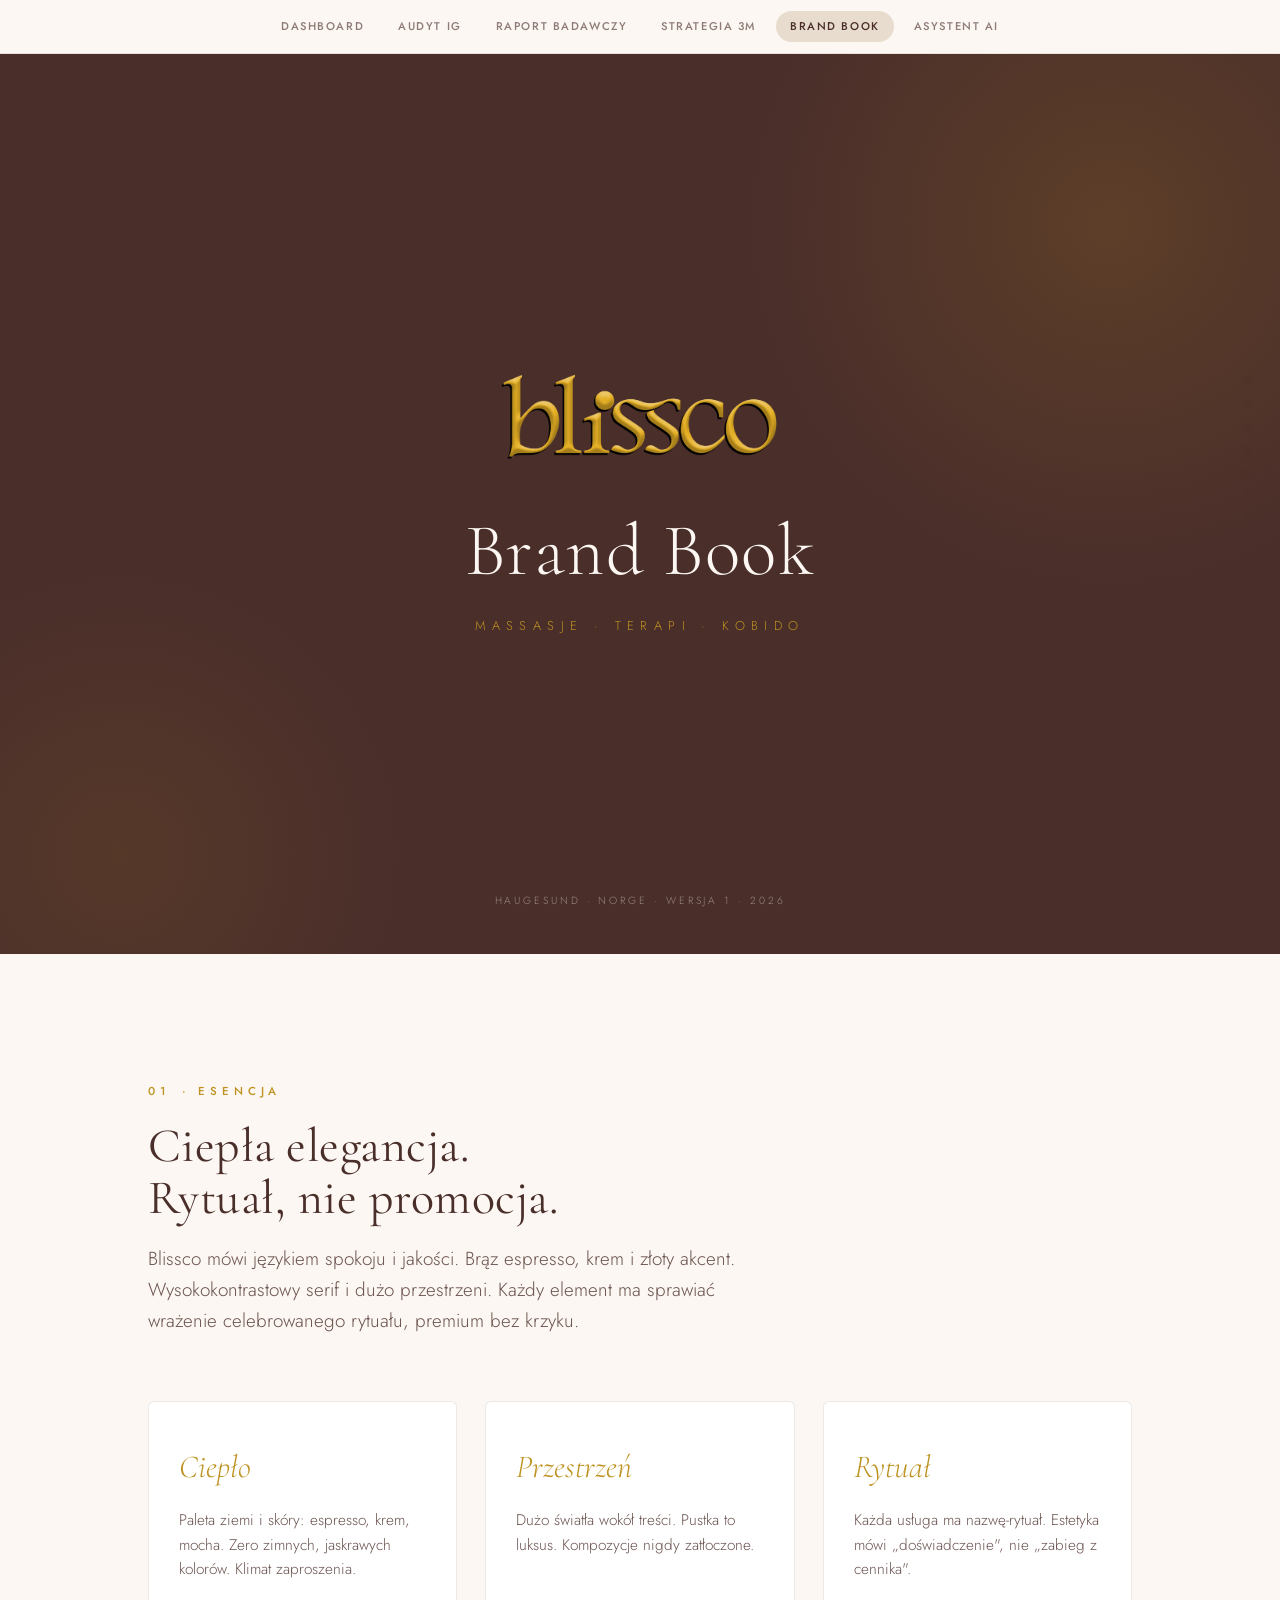
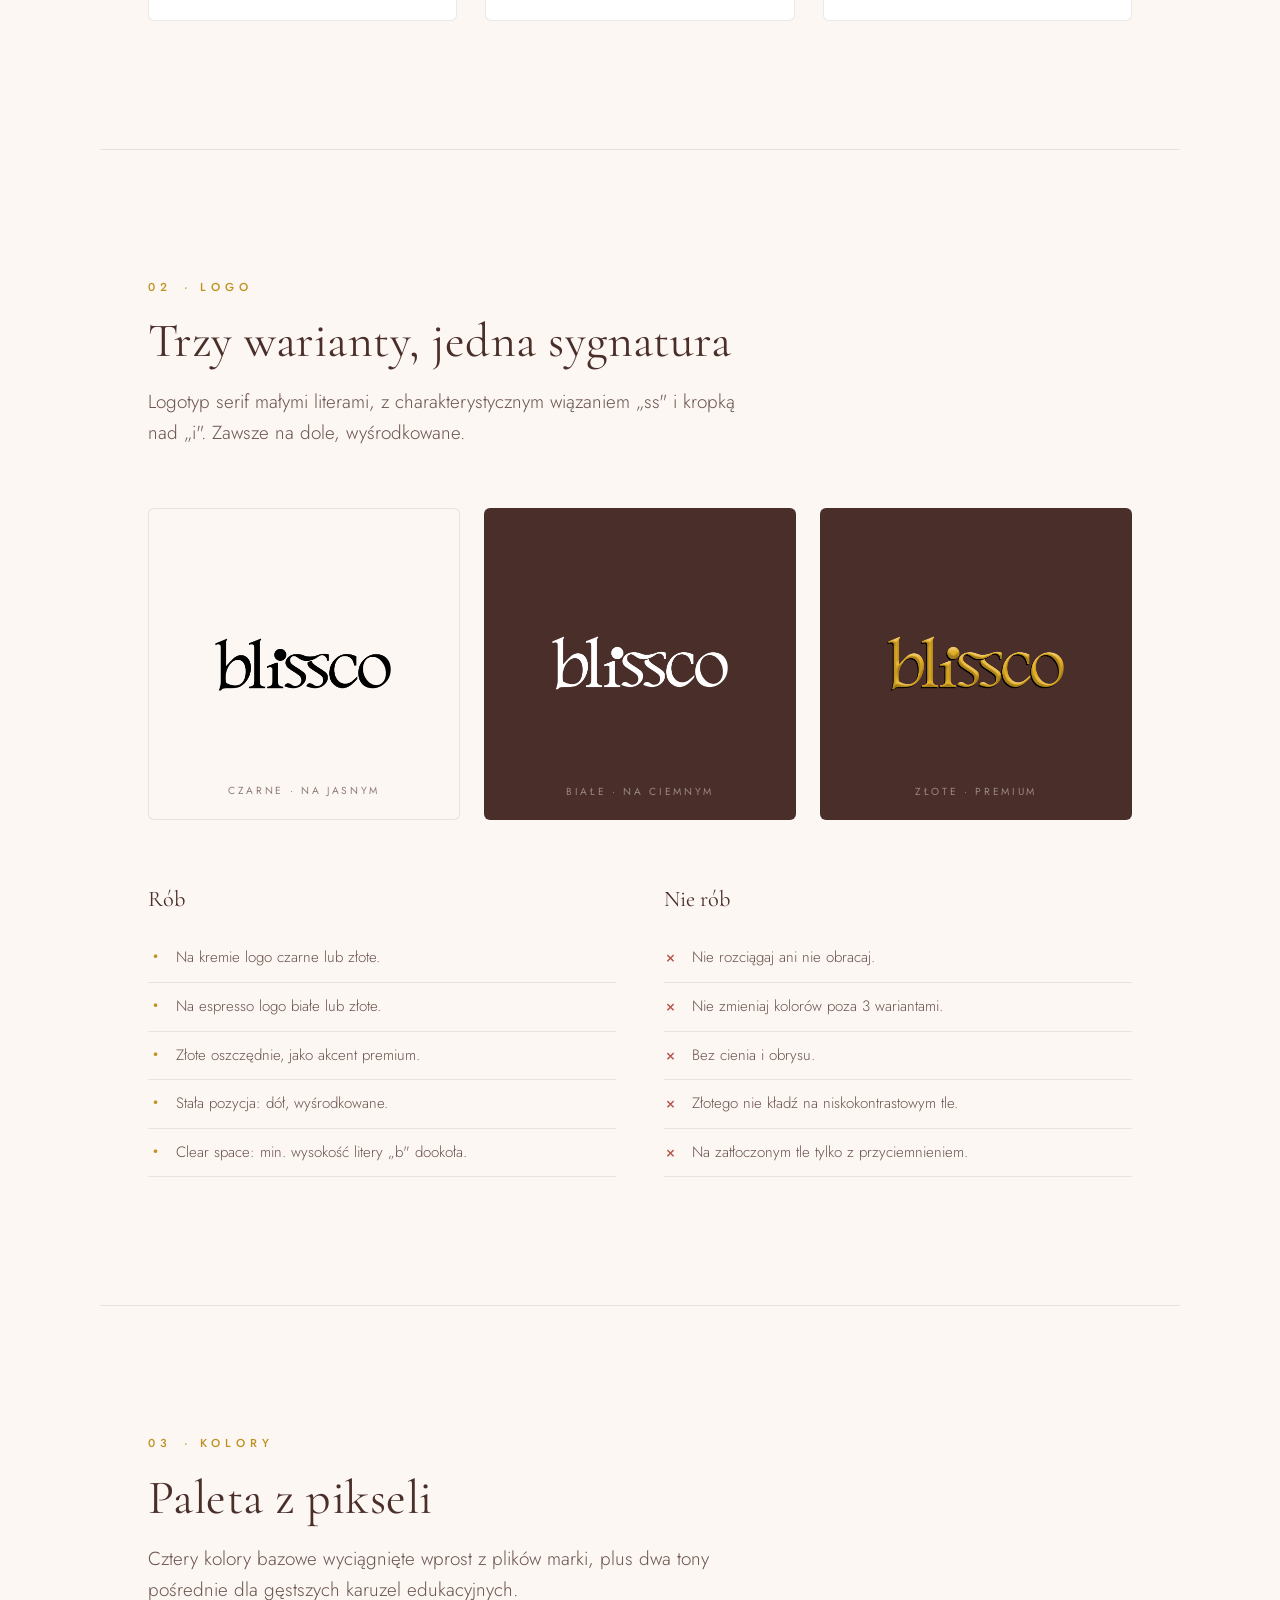
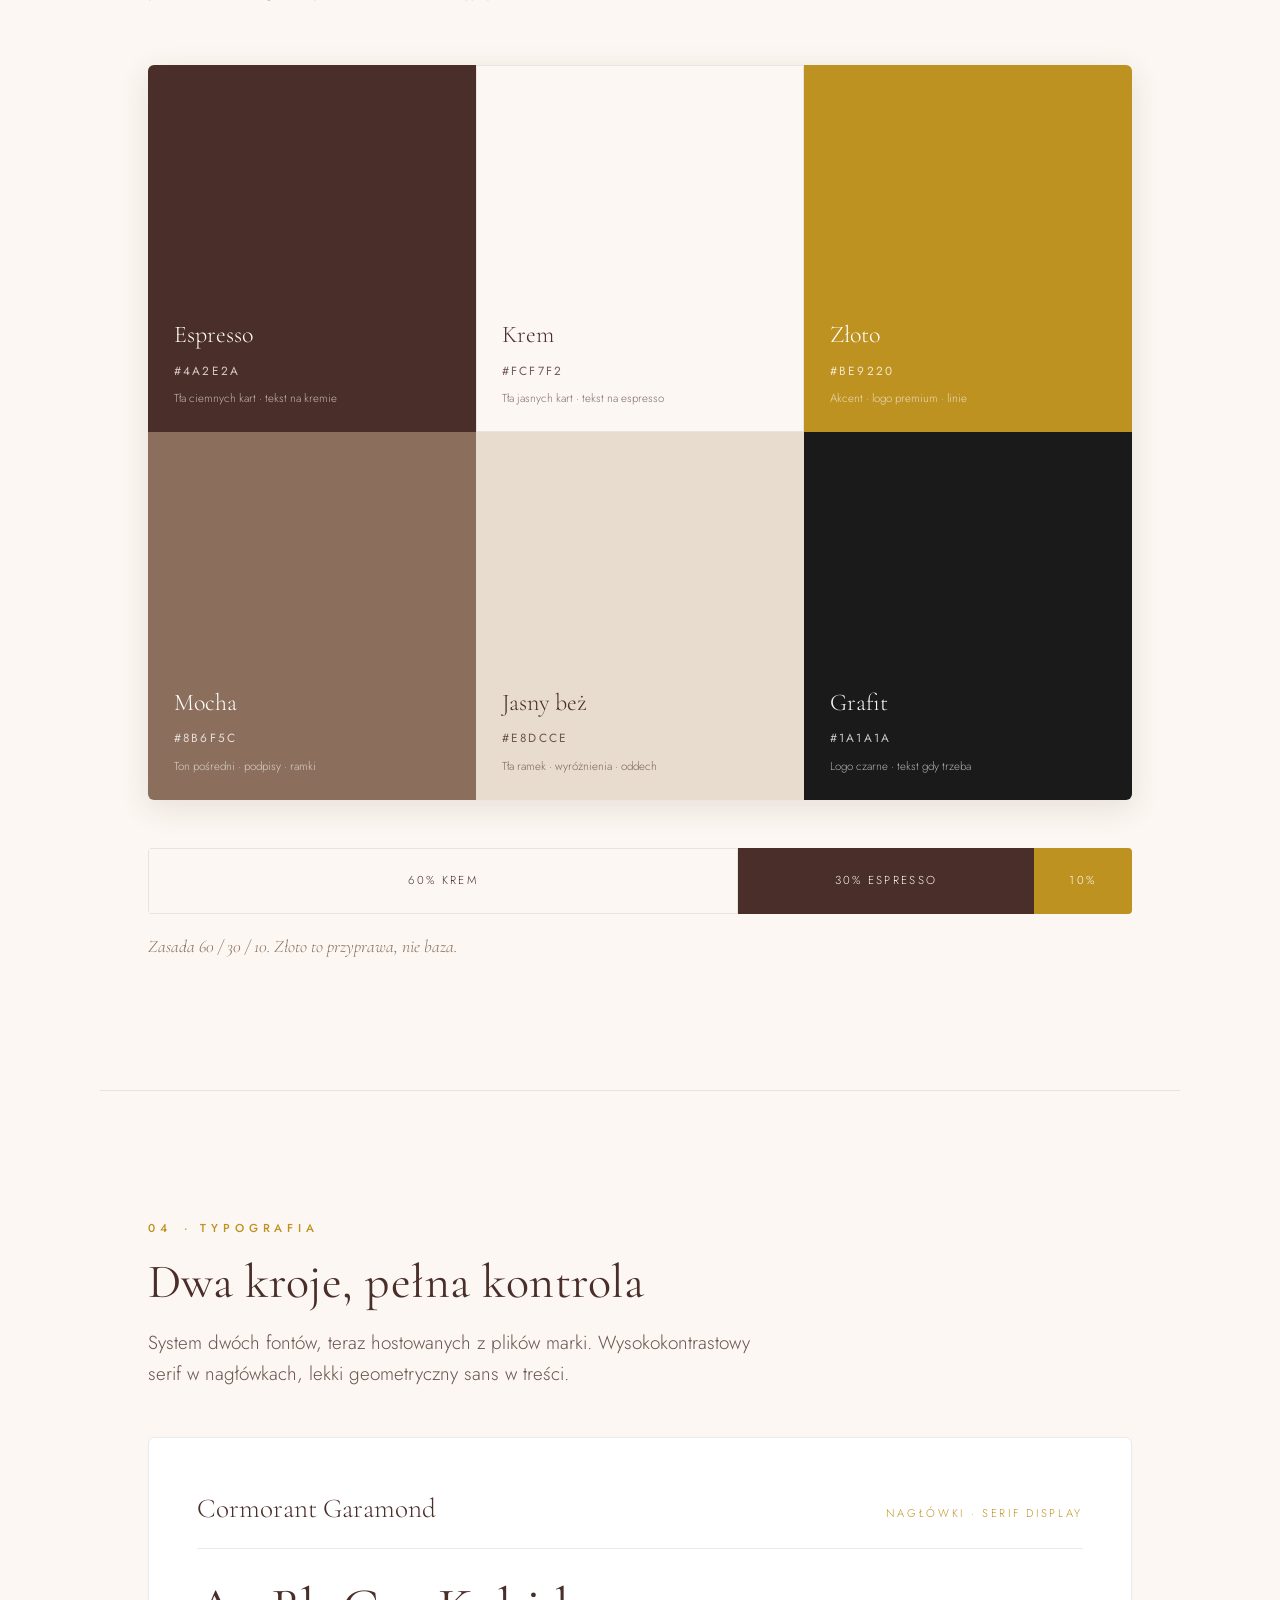
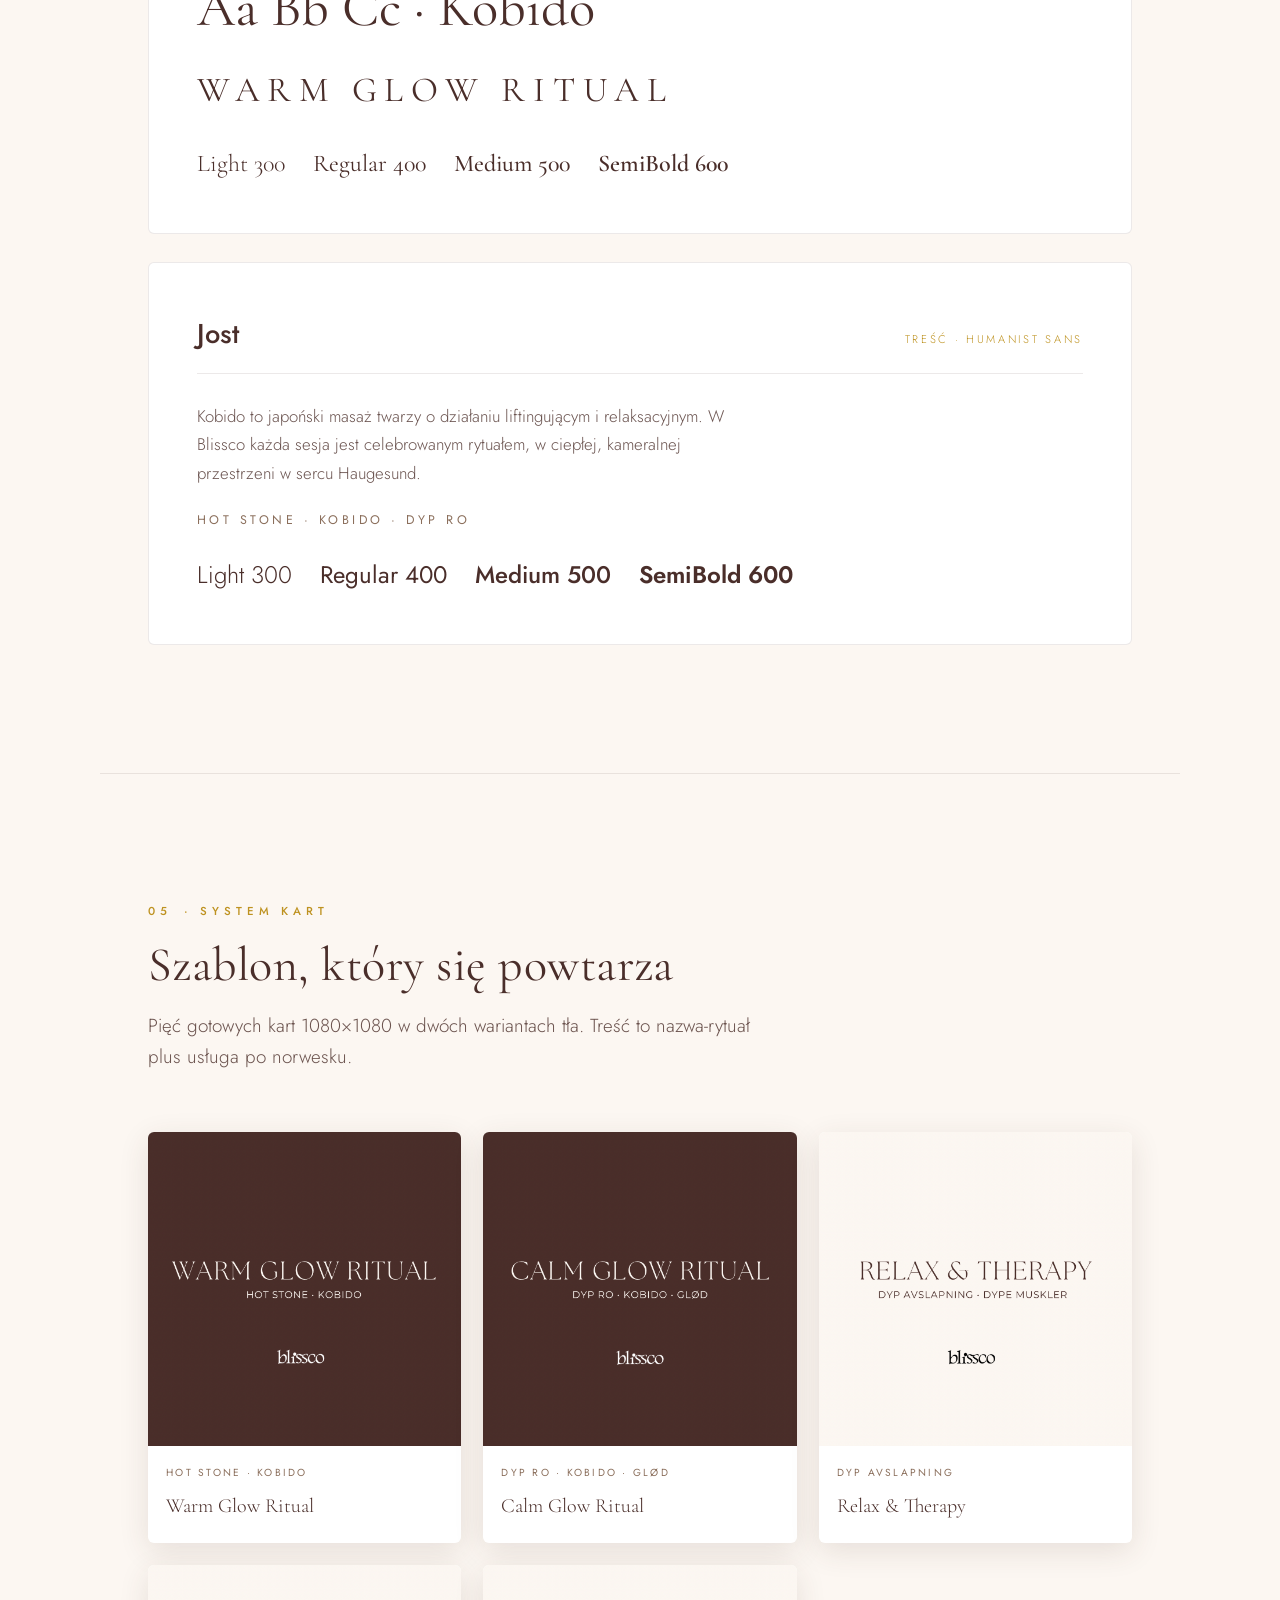
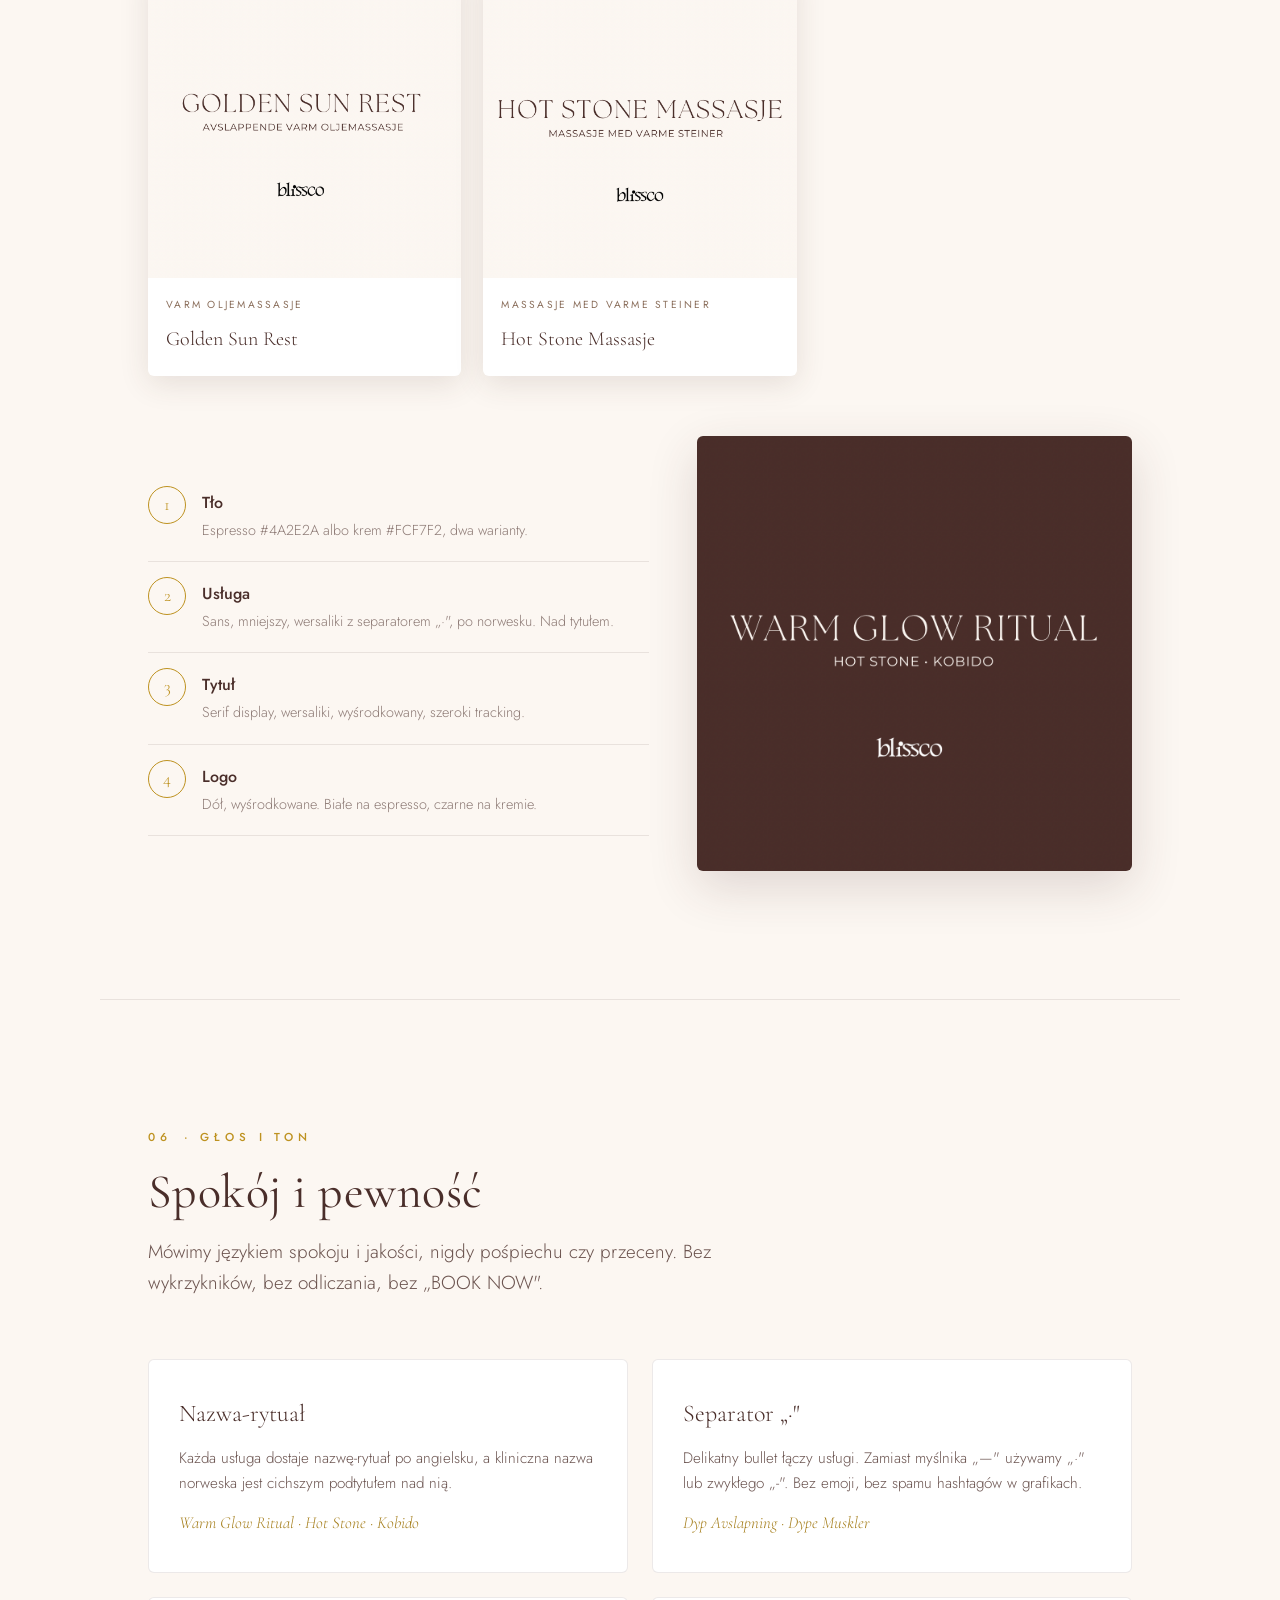
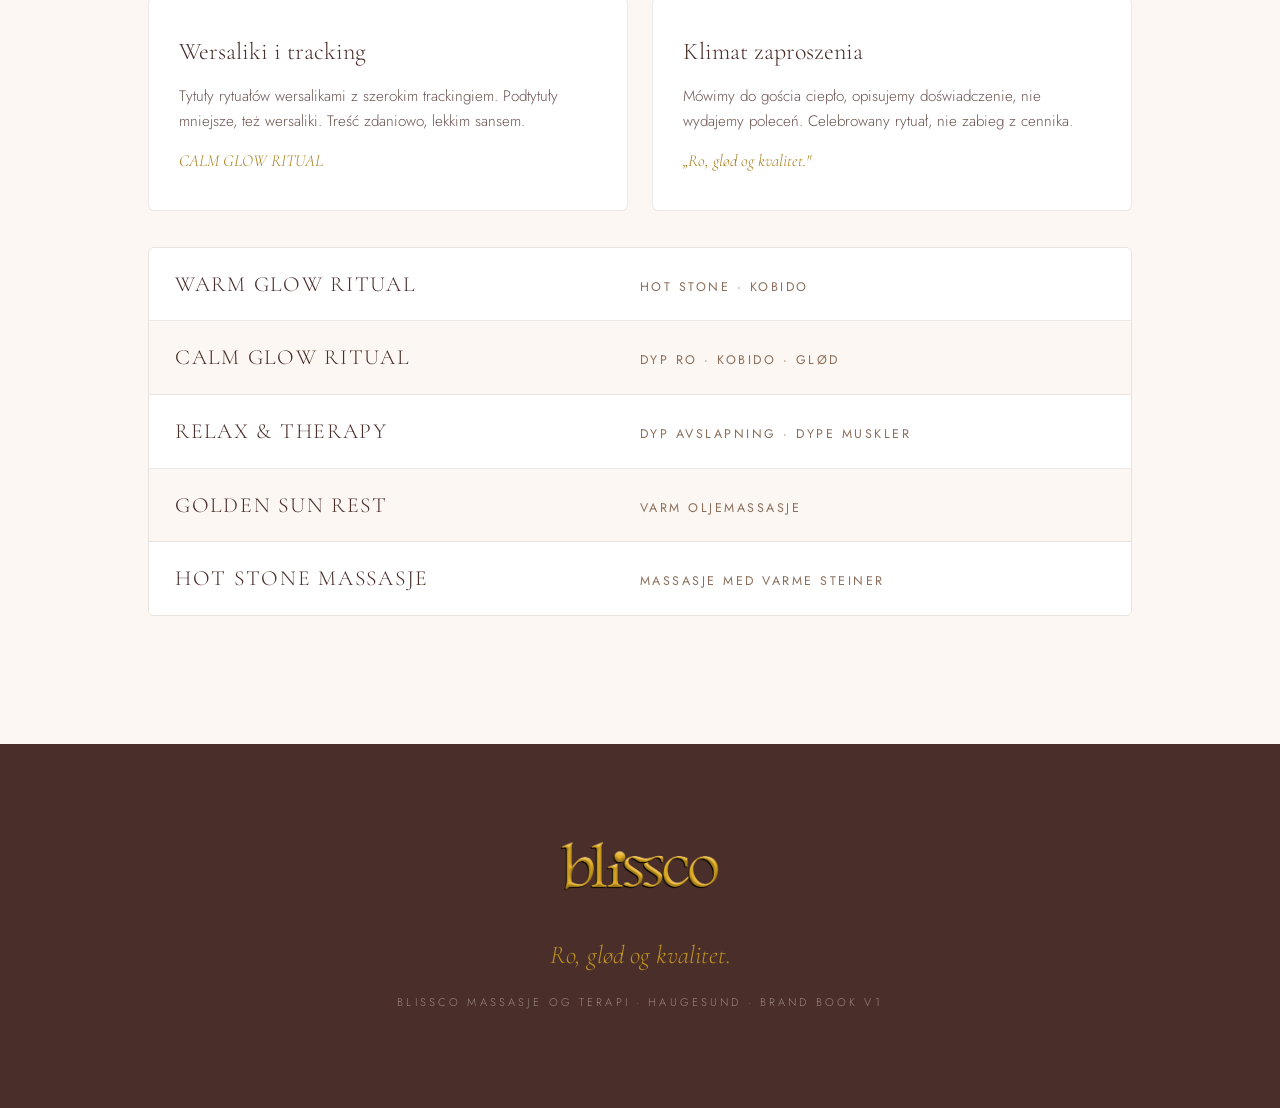
<file: BRAND_BOOK.html>
<!DOCTYPE html>
<html lang="pl">
<head>
<meta charset="UTF-8">
<meta name="viewport" content="width=device-width, initial-scale=1.0">
<meta name="robots" content="noindex, nofollow">
<title>Blissco · Brand Book</title>
<link rel="stylesheet" href="colors_and_type.css">
<style>
  * { margin: 0; padding: 0; box-sizing: border-box; }
  html { scroll-behavior: smooth; }
  body { background: var(--krem); color: var(--espresso); }

  .section { max-width: 1080px; margin: 0 auto; padding: var(--sp-10) var(--sp-7); border-bottom: 1px solid var(--line); }
  .section:last-of-type { border-bottom: none; }

  .eyebrow { font-family: var(--sans); font-weight: 500; font-size: .72rem; letter-spacing: .42em; text-transform: uppercase; color: var(--zloto); display: flex; align-items: center; gap: 12px; }
  .eyebrow .n { color: var(--zloto); }
  h2.title { font-family: var(--serif); font-weight: 400; font-size: 3rem; line-height: 1.1; letter-spacing: .01em; margin: 18px 0; }
  .lead { font-family: var(--sans); font-weight: 300; font-size: 1.18rem; line-height: 1.65; max-width: 620px; color: var(--fg2); }

  /* COVER */
  .cover { background: var(--espresso); color: var(--krem); min-height: 100vh; display: flex; flex-direction: column; align-items: center; justify-content: center; text-align: center; padding: 60px 40px; position: relative; overflow: hidden; }
  .cover::before { content: ""; position: absolute; width: 820px; height: 820px; border-radius: 50%; background: radial-gradient(circle, rgba(190,146,32,.16), transparent 62%); top: -240px; right: -240px; }
  .cover::after { content: ""; position: absolute; width: 640px; height: 640px; border-radius: 50%; background: radial-gradient(circle, rgba(190,146,32,.10), transparent 62%); bottom: -220px; left: -200px; }
  .cover img { width: 280px; margin-bottom: 50px; position: relative; z-index: 1; }
  .cover h1 { font-family: var(--serif); font-size: 4.6rem; font-weight: 300; letter-spacing: .02em; line-height: 1; position: relative; z-index: 1; }
  .cover .sub { font-family: var(--sans); font-weight: 300; letter-spacing: .5em; text-transform: uppercase; font-size: .8rem; margin-top: 28px; color: var(--zloto); position: relative; z-index: 1; }
  .cover .meta { position: absolute; bottom: 44px; font-family: var(--sans); font-weight: 300; letter-spacing: .28em; text-transform: uppercase; font-size: .65rem; color: var(--fg-on-dark-3); z-index: 1; }

  /* PILLARS */
  .pillars { display: grid; grid-template-columns: repeat(3, 1fr); gap: 28px; margin-top: 64px; }
  .pillar { padding: 38px 30px; border: 1px solid var(--line); border-radius: var(--r-md); background: #fff; }
  .pillar .k { font-family: var(--serif); font-style: italic; font-size: 2rem; color: var(--zloto); display: block; margin-bottom: 14px; }
  .pillar p { font-family: var(--sans); font-weight: 300; font-size: .96rem; color: var(--fg2); line-height: 1.6; }

  /* LOGO */
  .logo-grid { display: grid; grid-template-columns: repeat(3, 1fr); gap: 24px; margin-top: 60px; }
  .logo-card { border-radius: var(--r-md); aspect-ratio: 1/1; display: flex; align-items: center; justify-content: center; position: relative; }
  .logo-card img { width: 58%; }
  .logo-card .tag { position: absolute; bottom: 20px; font-family: var(--sans); font-weight: 400; font-size: .64rem; letter-spacing: .26em; text-transform: uppercase; }
  .bg-esp { background: var(--espresso); } .bg-esp .tag { color: var(--fg-on-dark-3); }
  .bg-krem { background: var(--krem); border: 1px solid var(--line); } .bg-krem .tag { color: var(--fg3); }

  .rules { display: grid; grid-template-columns: 1fr 1fr; gap: 48px; margin-top: 60px; }
  .rules h4 { font-family: var(--serif); font-size: 1.4rem; font-weight: 400; margin-bottom: 16px; }
  .rules ul { list-style: none; }
  .rules li { font-family: var(--sans); font-weight: 300; font-size: .94rem; padding: 11px 0 11px 28px; position: relative; color: var(--fg2); border-bottom: 1px solid var(--line); }
  .do li::before { content: "·"; position: absolute; left: 4px; color: var(--zloto); font-weight: 600; font-size: 1.4rem; line-height: 1; top: 9px; }
  .dont li::before { content: "×"; position: absolute; left: 2px; color: var(--danger); font-weight: 500; }

  /* PALETTE */
  .swatches { display: grid; grid-template-columns: repeat(3, 1fr); margin-top: 60px; border-radius: var(--r-md); overflow: hidden; box-shadow: var(--shadow-md); }
  .swatch { aspect-ratio: 1/1.12; padding: 26px; display: flex; flex-direction: column; justify-content: flex-end; }
  .swatch .name { font-family: var(--serif); font-size: 1.5rem; margin-bottom: 5px; }
  .swatch .hex { font-family: var(--sans); font-weight: 400; font-size: .74rem; letter-spacing: .18em; text-transform: uppercase; opacity: .78; }
  .swatch .role { font-family: var(--sans); font-weight: 300; font-size: .72rem; margin-top: 9px; opacity: .68; line-height: 1.4; }
  .s-esp { background: var(--espresso); color: var(--krem); }
  .s-krem { background: var(--krem); color: var(--espresso); box-shadow: inset 0 0 0 1px var(--line); }
  .s-zloto { background: var(--zloto); color: #fff; }
  .s-mocha { background: var(--mocha); color: #fff; }
  .s-bez { background: var(--bez); color: var(--espresso); }
  .s-grafit { background: var(--grafit); color: var(--krem); }

  .ratio { display: flex; height: 66px; margin-top: 48px; border-radius: var(--r-sm); overflow: hidden; font-family: var(--sans); font-size: .72rem; letter-spacing: .2em; text-transform: uppercase; }
  .ratio div { display: flex; align-items: center; justify-content: center; }
  .r-krem { background: var(--krem); color: var(--espresso); flex: 60; box-shadow: inset 0 0 0 1px var(--line); }
  .r-esp { background: var(--espresso); color: var(--krem); flex: 30; }
  .r-zloto { background: var(--zloto); color: #fff; flex: 10; }
  .ratio-note { margin-top: 18px; font-family: var(--serif); font-style: italic; font-size: 1.1rem; color: var(--mocha); }

  /* TYPE */
  .type-spec { margin-top: 48px; padding: 48px; background: #fff; border: 1px solid var(--line); border-radius: var(--r-md); }
  .type-spec + .type-spec { margin-top: 28px; }
  .type-head { display: flex; justify-content: space-between; align-items: baseline; border-bottom: 1px solid var(--line); padding-bottom: 16px; margin-bottom: 28px; }
  .type-head .fn { font-family: var(--serif); font-size: 1.7rem; }
  .type-head .fn.sans { font-family: var(--sans); font-weight: 500; }
  .type-head .role { font-family: var(--sans); font-size: .7rem; letter-spacing: .24em; text-transform: uppercase; color: var(--zloto); }
  .glyphs { font-family: var(--serif); font-size: 3.4rem; line-height: 1.15; font-weight: 400; }
  .disp { font-family: var(--serif); font-size: 2.2rem; letter-spacing: .22em; text-transform: uppercase; font-weight: 400; margin: 20px 0; }
  .body-sample { font-family: var(--sans); font-weight: 300; font-size: 1.05rem; max-width: 560px; color: var(--fg2); line-height: 1.7; }
  .caption-sample { font-family: var(--sans); font-weight: 400; letter-spacing: .28em; text-transform: uppercase; font-size: .78rem; color: var(--mocha); margin-top: 22px; }
  .weights { display: flex; flex-wrap: wrap; gap: 28px; margin-top: 24px; }
  .weights span { font-size: 1.5rem; }
  .w300 { font-weight: 300; } .w400 { font-weight: 400; } .w500 { font-weight: 500; } .w600 { font-weight: 600; }

  /* CARDS */
  .cards-grid { display: grid; grid-template-columns: repeat(3, 1fr); gap: 22px; margin-top: 60px; }
  .card-item { border-radius: var(--r-md); overflow: hidden; box-shadow: var(--shadow-md); background: #fff; }
  .card-item img { width: 100%; display: block; aspect-ratio: 1/1; object-fit: cover; }
  .card-item .cap { padding: 18px 18px 20px; }
  .card-item .cap .d { font-family: var(--sans); font-weight: 400; font-size: .64rem; letter-spacing: .22em; text-transform: uppercase; color: var(--mocha); }
  .card-item .cap .t { font-family: var(--serif); font-size: 1.25rem; margin-top: 8px; }

  .anatomy { margin-top: 60px; display: grid; grid-template-columns: 1.15fr 1fr; gap: 48px; align-items: center; }
  .anatomy ol { list-style: none; counter-reset: a; }
  .anatomy li { counter-increment: a; padding: 18px 0 18px 54px; position: relative; border-bottom: 1px solid var(--line); }
  .anatomy li::before { content: counter(a); position: absolute; left: 0; top: 15px; width: 36px; height: 36px; border-radius: 50%; border: 1px solid var(--zloto); color: var(--zloto); font-family: var(--serif); font-size: 1.1rem; display: flex; align-items: center; justify-content: center; }
  .anatomy li b { font-family: var(--sans); font-weight: 500; display: block; font-size: 1rem; }
  .anatomy li span { font-family: var(--sans); font-weight: 300; font-size: .9rem; color: var(--fg3); }
  .anatomy > img { width: 100%; border-radius: var(--r-md); box-shadow: var(--shadow-lg); }

  /* VOICE */
  .voice-grid { display: grid; grid-template-columns: 1fr 1fr; gap: 24px; margin-top: 60px; }
  .voice-card { padding: 34px 30px; background: #fff; border: 1px solid var(--line); border-radius: var(--r-md); }
  .voice-card .h { font-family: var(--serif); font-size: 1.5rem; margin-bottom: 12px; }
  .voice-card p { font-family: var(--sans); font-weight: 300; font-size: .95rem; color: var(--fg2); line-height: 1.6; }
  .voice-card .ex { font-family: var(--serif); font-style: italic; color: var(--zloto-ciemne); font-size: 1.05rem; margin-top: 14px; display: block; }
  .naming { margin-top: 36px; display: grid; gap: 0; border: 1px solid var(--line); border-radius: var(--r-md); overflow: hidden; }
  .naming .row { display: grid; grid-template-columns: 1fr 1fr; padding: 18px 26px; border-bottom: 1px solid var(--line); align-items: baseline; }
  .naming .row:last-child { border-bottom: none; }
  .naming .row:nth-child(odd) { background: #fff; }
  .naming .rit { font-family: var(--serif); font-size: 1.35rem; text-transform: uppercase; letter-spacing: .08em; }
  .naming .svc { font-family: var(--sans); font-weight: 400; font-size: .78rem; letter-spacing: .2em; text-transform: uppercase; color: var(--mocha); }

  /* FOOTER */
  footer { background: var(--espresso); color: var(--krem); text-align: center; padding: 96px 40px; }
  footer img { width: 160px; margin-bottom: 32px; }
  footer .f-line { font-family: var(--serif); font-style: italic; font-size: 1.6rem; color: var(--zloto); margin-bottom: 16px; }
  footer .f-meta { font-family: var(--sans); font-weight: 300; font-size: .7rem; letter-spacing: .28em; text-transform: uppercase; color: var(--fg-on-dark-3); }

  /* nav dots */
  .toc { position: fixed; top: 50%; right: 28px; transform: translateY(-50%); display: flex; flex-direction: column; gap: 14px; z-index: 50; }
  .toc a { width: 9px; height: 9px; border-radius: 50%; background: rgba(74,46,42,.22); transition: var(--dur) var(--ease); display: block; }
  .toc a:hover { background: var(--zloto); transform: scale(1.4); }

  @media (max-width: 820px) {
    .section { padding: 72px 26px; }
    .pillars, .logo-grid, .cards-grid, .rules, .anatomy, .voice-grid, .naming .row { grid-template-columns: 1fr; }
    .cover h1 { font-size: 3rem; }
    h2.title { font-size: 2.1rem; }
    .swatches { grid-template-columns: repeat(2, 1fr); }
    .toc { display: none; }
  }
.topnav{position:sticky;top:0;z-index:200;display:flex;justify-content:center;gap:6px;flex-wrap:wrap;background:var(--krem);border-bottom:1px solid var(--line);padding:11px 14px}
.topnav a{font-family:var(--sans);font-weight:500;font-size:.7rem;letter-spacing:.14em;text-transform:uppercase;color:var(--fg3);text-decoration:none;padding:6px 14px;border-radius:999px;transition:background .2s,color .2s}
.topnav a:hover{color:var(--espresso);background:rgba(232,220,206,.5)}
.topnav a.active{color:var(--espresso);background:var(--bez)}
</style>
</head>
<body>
<nav class="topnav">
<a href="DASHBOARD_BLISSCO.html">Dashboard</a>
<a href="AUDYT_INSTAGRAM.html">Audyt IG</a>
<a href="RAPORT_BADAWCZY.html">Raport badawczy</a>
<a href="STRATEGIA_3M.html">Strategia 3M</a>
<a href="BRAND_BOOK.html" class="active">Brand book</a>
<a href="ASYSTENT.html">Asystent AI</a>
</nav>

<nav class="toc">
  <a href="#cover" title="Start"></a>
  <a href="#charakter" title="Charakter"></a>
  <a href="#logo" title="Logo"></a>
  <a href="#kolory" title="Kolory"></a>
  <a href="#typografia" title="Typografia"></a>
  <a href="#karty" title="Karty"></a>
  <a href="#glos" title="Głos i ton"></a>
</nav>

<!-- COVER -->
<header class="cover" id="cover" data-screen-label="Okładka">
  <img src="assets/logo/blissco-logo-zlote.png" alt="Blissco">
  <h1>Brand Book</h1>
  <div class="sub">Massasje · Terapi · Kobido</div>
  <div class="meta">Haugesund · Norge · Wersja 1 · 2026</div>
</header>

<!-- CHARAKTER -->
<section class="section" id="charakter" data-screen-label="Esencja">
  <div class="eyebrow"><span class="n">01</span> · Esencja</div>
  <h2 class="title">Ciepła elegancja.<br>Rytuał, nie promocja.</h2>
  <p class="lead">Blissco mówi językiem spokoju i jakości. Brąz espresso, krem i złoty akcent. Wysokokontrastowy serif i dużo przestrzeni. Każdy element ma sprawiać wrażenie celebrowanego rytuału, premium bez krzyku.</p>

  <div class="pillars">
    <div class="pillar"><span class="k">Ciepło</span><p>Paleta ziemi i skóry: espresso, krem, mocha. Zero zimnych, jaskrawych kolorów. Klimat zaproszenia.</p></div>
    <div class="pillar"><span class="k">Przestrzeń</span><p>Dużo światła wokół treści. Pustka to luksus. Kompozycje nigdy zatłoczone.</p></div>
    <div class="pillar"><span class="k">Rytuał</span><p>Każda usługa ma nazwę-rytuał. Estetyka mówi „doświadczenie", nie „zabieg z cennika".</p></div>
  </div>
</section>

<!-- LOGO -->
<section class="section" id="logo" data-screen-label="Logo">
  <div class="eyebrow"><span class="n">02</span> · Logo</div>
  <h2 class="title">Trzy warianty, jedna sygnatura</h2>
  <p class="lead">Logotyp serif małymi literami, z charakterystycznym wiązaniem „ss" i kropką nad „i". Zawsze na dole, wyśrodkowane.</p>

  <div class="logo-grid">
    <div class="logo-card bg-krem"><img src="assets/logo/blissco-logo-czarne.png" alt="Logo czarne"><span class="tag">Czarne · na jasnym</span></div>
    <div class="logo-card bg-esp"><img src="assets/logo/blissco-logo-biale.png" alt="Logo białe"><span class="tag">Białe · na ciemnym</span></div>
    <div class="logo-card bg-esp"><img src="assets/logo/blissco-logo-zlote.png" alt="Logo złote"><span class="tag">Złote · premium</span></div>
  </div>

  <div class="rules">
    <div class="do">
      <h4>Rób</h4>
      <ul>
        <li>Na kremie logo czarne lub złote.</li>
        <li>Na espresso logo białe lub złote.</li>
        <li>Złote oszczędnie, jako akcent premium.</li>
        <li>Stała pozycja: dół, wyśrodkowane.</li>
        <li>Clear space: min. wysokość litery „b" dookoła.</li>
      </ul>
    </div>
    <div class="dont">
      <h4>Nie rób</h4>
      <ul>
        <li>Nie rozciągaj ani nie obracaj.</li>
        <li>Nie zmieniaj kolorów poza 3 wariantami.</li>
        <li>Bez cienia i obrysu.</li>
        <li>Złotego nie kładź na niskokontrastowym tle.</li>
        <li>Na zatłoczonym tle tylko z przyciemnieniem.</li>
      </ul>
    </div>
  </div>
</section>

<!-- KOLORY -->
<section class="section" id="kolory" data-screen-label="Kolory">
  <div class="eyebrow"><span class="n">03</span> · Kolory</div>
  <h2 class="title">Paleta z pikseli</h2>
  <p class="lead">Cztery kolory bazowe wyciągnięte wprost z plików marki, plus dwa tony pośrednie dla gęstszych karuzel edukacyjnych.</p>

  <div class="swatches">
    <div class="swatch s-esp"><div class="name">Espresso</div><div class="hex">#4A2E2A</div><div class="role">Tła ciemnych kart · tekst na kremie</div></div>
    <div class="swatch s-krem"><div class="name">Krem</div><div class="hex">#FCF7F2</div><div class="role">Tła jasnych kart · tekst na espresso</div></div>
    <div class="swatch s-zloto"><div class="name">Złoto</div><div class="hex">#BE9220</div><div class="role">Akcent · logo premium · linie</div></div>
    <div class="swatch s-mocha"><div class="name">Mocha</div><div class="hex">#8B6F5C</div><div class="role">Ton pośredni · podpisy · ramki</div></div>
    <div class="swatch s-bez"><div class="name">Jasny beż</div><div class="hex">#E8DCCE</div><div class="role">Tła ramek · wyróżnienia · oddech</div></div>
    <div class="swatch s-grafit"><div class="name">Grafit</div><div class="hex">#1A1A1A</div><div class="role">Logo czarne · tekst gdy trzeba</div></div>
  </div>

  <div class="ratio">
    <div class="r-krem">60% Krem</div>
    <div class="r-esp">30% Espresso</div>
    <div class="r-zloto">10%</div>
  </div>
  <p class="ratio-note">Zasada 60 / 30 / 10. Złoto to przyprawa, nie baza.</p>
</section>

<!-- TYPOGRAFIA -->
<section class="section" id="typografia" data-screen-label="Typografia">
  <div class="eyebrow"><span class="n">04</span> · Typografia</div>
  <h2 class="title">Dwa kroje, pełna kontrola</h2>
  <p class="lead">System dwóch fontów, teraz hostowanych z plików marki. Wysokokontrastowy serif w nagłówkach, lekki geometryczny sans w treści.</p>

  <div class="type-spec">
    <div class="type-head"><span class="fn">Cormorant Garamond</span><span class="role">Nagłówki · serif display</span></div>
    <div class="glyphs">Aa Bb Cc · Kobido</div>
    <div class="disp">Warm Glow Ritual</div>
    <div class="weights" style="font-family:var(--serif);">
      <span class="w300">Light 300</span><span class="w400">Regular 400</span><span class="w500">Medium 500</span><span class="w600">SemiBold 600</span>
    </div>
  </div>

  <div class="type-spec">
    <div class="type-head"><span class="fn sans">Jost</span><span class="role">Treść · humanist sans</span></div>
    <p class="body-sample">Kobido to japoński masaż twarzy o działaniu liftingującym i relaksacyjnym. W Blissco każda sesja jest celebrowanym rytuałem, w ciepłej, kameralnej przestrzeni w sercu Haugesund.</p>
    <div class="caption-sample">Hot Stone · Kobido · Dyp Ro</div>
    <div class="weights" style="font-family:var(--sans);">
      <span class="w300">Light 300</span><span class="w400">Regular 400</span><span class="w500">Medium 500</span><span class="w600">SemiBold 600</span>
    </div>
  </div>
</section>

<!-- KARTY -->
<section class="section" id="karty" data-screen-label="System kart">
  <div class="eyebrow"><span class="n">05</span> · System kart</div>
  <h2 class="title">Szablon, który się powtarza</h2>
  <p class="lead">Pięć gotowych kart 1080×1080 w dwóch wariantach tła. Treść to nazwa-rytuał plus usługa po norwesku.</p>

  <div class="cards-grid">
    <div class="card-item"><img src="assets/szablony-kart/karta-warm-glow-ritual.png" alt="Warm Glow Ritual"><div class="cap"><div class="d">Hot Stone · Kobido</div><div class="t">Warm Glow Ritual</div></div></div>
    <div class="card-item"><img src="assets/szablony-kart/karta-calm-glow-ritual.png" alt="Calm Glow Ritual"><div class="cap"><div class="d">Dyp Ro · Kobido · Glød</div><div class="t">Calm Glow Ritual</div></div></div>
    <div class="card-item"><img src="assets/szablony-kart/karta-relax-therapy.png" alt="Relax & Therapy"><div class="cap"><div class="d">Dyp Avslapning</div><div class="t">Relax &amp; Therapy</div></div></div>
    <div class="card-item"><img src="assets/szablony-kart/karta-golden-sun-rest.png" alt="Golden Sun Rest"><div class="cap"><div class="d">Varm Oljemassasje</div><div class="t">Golden Sun Rest</div></div></div>
    <div class="card-item"><img src="assets/szablony-kart/karta-hot-stone-massasje.png" alt="Hot Stone Massasje"><div class="cap"><div class="d">Massasje med varme steiner</div><div class="t">Hot Stone Massasje</div></div></div>
  </div>

  <div class="anatomy">
    <ol>
      <li><b>Tło</b><span>Espresso #4A2E2A albo krem #FCF7F2, dwa warianty.</span></li>
      <li><b>Usługa</b><span>Sans, mniejszy, wersaliki z separatorem „·", po norwesku. Nad tytułem.</span></li>
      <li><b>Tytuł</b><span>Serif display, wersaliki, wyśrodkowany, szeroki tracking.</span></li>
      <li><b>Logo</b><span>Dół, wyśrodkowane. Białe na espresso, czarne na kremie.</span></li>
    </ol>
    <img src="assets/szablony-kart/karta-warm-glow-ritual.png" alt="Anatomia karty">
  </div>
</section>

<!-- GŁOS I TON -->
<section class="section" id="glos" data-screen-label="Głos i ton">
  <div class="eyebrow"><span class="n">06</span> · Głos i ton</div>
  <h2 class="title">Spokój i pewność</h2>
  <p class="lead">Mówimy językiem spokoju i jakości, nigdy pośpiechu czy przeceny. Bez wykrzykników, bez odliczania, bez „BOOK NOW".</p>

  <div class="voice-grid">
    <div class="voice-card">
      <div class="h">Nazwa-rytuał</div>
      <p>Każda usługa dostaje nazwę-rytuał po angielsku, a kliniczna nazwa norweska jest cichszym podtytułem nad nią.</p>
      <span class="ex">Warm Glow Ritual · Hot Stone · Kobido</span>
    </div>
    <div class="voice-card">
      <div class="h">Separator „·"</div>
      <p>Delikatny bullet łączy usługi. Zamiast myślnika „—" używamy „·" lub zwykłego „-". Bez emoji, bez spamu hashtagów w grafikach.</p>
      <span class="ex">Dyp Avslapning · Dype Muskler</span>
    </div>
    <div class="voice-card">
      <div class="h">Wersaliki i tracking</div>
      <p>Tytuły rytuałów wersalikami z szerokim trackingiem. Podtytuły mniejsze, też wersaliki. Treść zdaniowo, lekkim sansem.</p>
      <span class="ex">CALM GLOW RITUAL</span>
    </div>
    <div class="voice-card">
      <div class="h">Klimat zaproszenia</div>
      <p>Mówimy do gościa ciepło, opisujemy doświadczenie, nie wydajemy poleceń. Celebrowany rytuał, nie zabieg z cennika.</p>
      <span class="ex">„Ro, glød og kvalitet."</span>
    </div>
  </div>

  <div class="naming">
    <div class="row"><div class="rit">Warm Glow Ritual</div><div class="svc">Hot Stone · Kobido</div></div>
    <div class="row"><div class="rit">Calm Glow Ritual</div><div class="svc">Dyp Ro · Kobido · Glød</div></div>
    <div class="row"><div class="rit">Relax &amp; Therapy</div><div class="svc">Dyp Avslapning · Dype Muskler</div></div>
    <div class="row"><div class="rit">Golden Sun Rest</div><div class="svc">Varm Oljemassasje</div></div>
    <div class="row"><div class="rit">Hot Stone Massasje</div><div class="svc">Massasje med varme steiner</div></div>
  </div>
</section>

<footer data-screen-label="Stopka">
  <img src="assets/logo/blissco-logo-zlote.png" alt="Blissco">
  <div class="f-line">Ro, glød og kvalitet.</div>
  <div class="f-meta">Blissco Massasje og Terapi · Haugesund · Brand Book v1</div>
</footer>

</body>
</html>
</file>
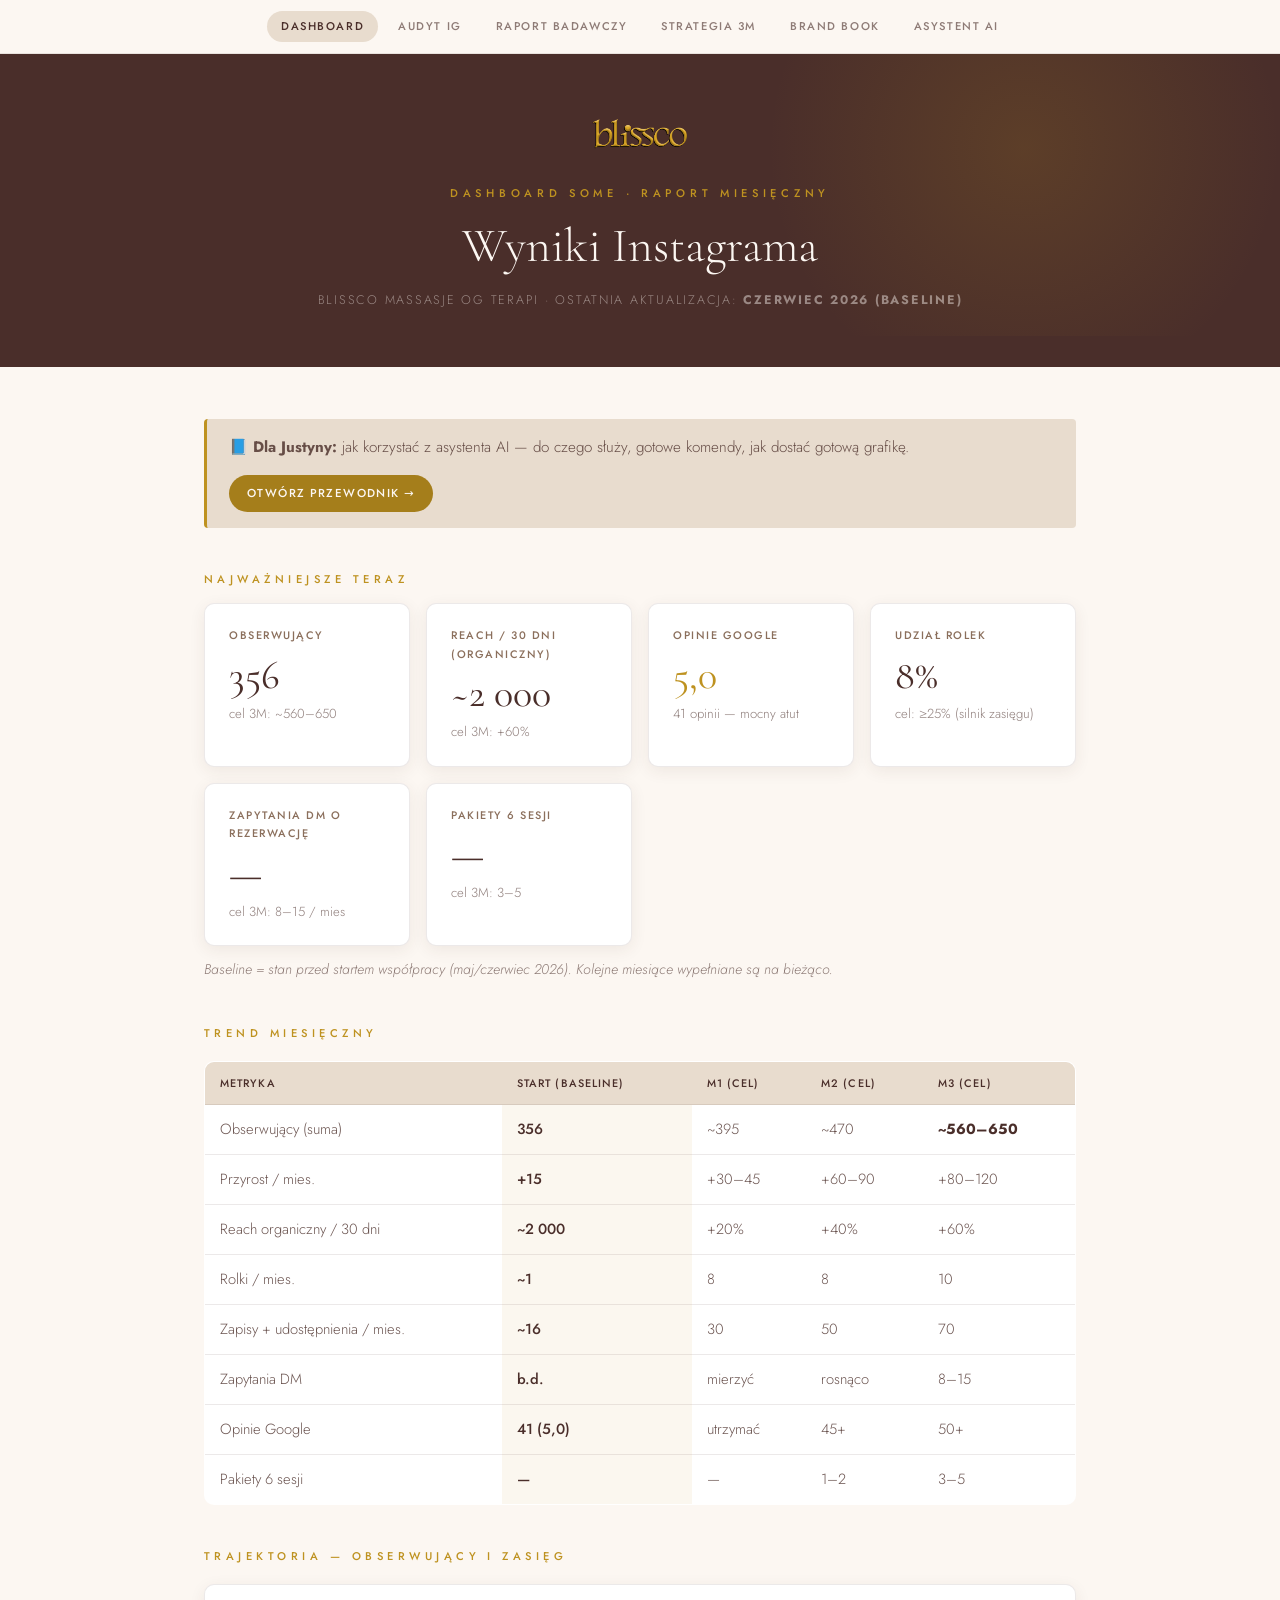
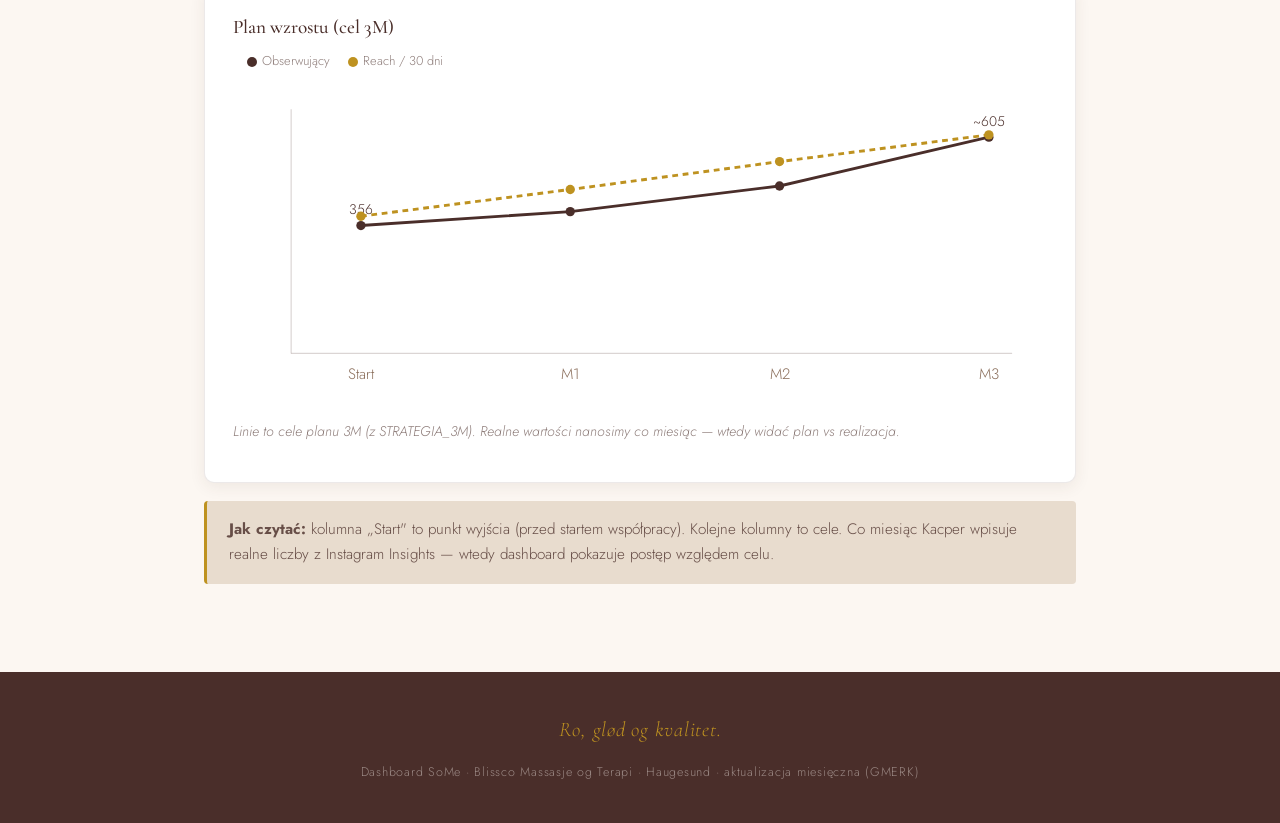
<file: DASHBOARD_BLISSCO.html>
<!DOCTYPE html>
<html lang="pl">
<head>
<meta charset="UTF-8">
<meta name="viewport" content="width=device-width, initial-scale=1.0">
<meta name="robots" content="noindex, nofollow">
<title>Blissco — Dashboard SoMe</title>
<link rel="preconnect" href="https://fonts.googleapis.com">
<link rel="preconnect" href="https://fonts.gstatic.com" crossorigin>
<link href="https://fonts.googleapis.com/css2?family=Cormorant+Garamond:ital,wght@0,300;0,400;0,500;0,600;1,400&family=Jost:wght@300;400;500;600&display=swap" rel="stylesheet">
<style>
:root{
  --espresso:#4A2E2A; --krem:#FCF7F2; --zloto:#BE9220; --zloto-ciemne:#A57E1B;
  --mocha:#8B6F5C; --bez:#E8DCCE; --surface-card:#FFFFFF;
  --line:rgba(74,46,42,.10); --line-inverse:rgba(252,247,242,.16);
  --fg1:#4A2E2A; --fg2:rgba(74,46,42,.82); --fg3:rgba(74,46,42,.62);
  --fg-on-dark:#FCF7F2; --fg-on-dark-2:rgba(252,247,242,.72); --fg-on-dark-3:rgba(252,247,242,.45);
  --danger:#B6534A; --success:#7C7A3E;
  --serif:'Cormorant Garamond',Georgia,serif; --sans:'Jost',system-ui,sans-serif;
  --r-lg:10px; --shadow-sm:0 4px 16px rgba(74,46,42,.08); --shadow-md:0 8px 30px rgba(74,46,42,.12);
}
*{box-sizing:border-box;margin:0;padding:0}
body{font-family:var(--sans);font-weight:300;line-height:1.7;color:var(--fg1);background:var(--krem);-webkit-font-smoothing:antialiased}
.hero{position:relative;background:var(--espresso);color:var(--fg-on-dark);overflow:hidden;padding:64px 24px 56px;text-align:center}
.hero::after{content:"";position:absolute;top:-30%;right:-10%;width:60%;height:120%;background:radial-gradient(circle,rgba(190,146,32,.16),transparent 60%);pointer-events:none}
.hero-inner{position:relative;max-width:820px;margin:0 auto;z-index:1}
.hero img{height:32px;margin-bottom:26px;opacity:.95}
.eyebrow{font-weight:500;font-size:.7rem;letter-spacing:.42em;text-transform:uppercase;color:var(--zloto)}
.hero h1{font-family:var(--serif);font-weight:300;font-size:3rem;line-height:1.05;margin:18px 0 12px}
.hero .meta{margin-top:18px;font-size:.78rem;letter-spacing:.14em;text-transform:uppercase;color:var(--fg-on-dark-3)}
.wrap{max-width:920px;margin:0 auto;padding:48px 24px 70px}
.sec-eyebrow{font-weight:500;font-size:.7rem;letter-spacing:.4em;text-transform:uppercase;color:var(--zloto);display:block;margin:42px 0 14px}
h2{font-family:var(--serif);font-weight:400;font-size:1.9rem;margin-bottom:18px}
p{color:var(--fg2);margin-bottom:12px}
.note{font-size:.88rem;color:var(--fg3);font-style:italic}
/* scorecards */
.cards{display:grid;grid-template-columns:repeat(auto-fit,minmax(180px,1fr));gap:16px;margin:8px 0 12px}
.kpi{background:var(--surface-card);border:1px solid var(--line);border-radius:var(--r-lg);box-shadow:var(--shadow-sm);padding:22px 24px}
.kpi .label{font-weight:500;font-size:.68rem;letter-spacing:.14em;text-transform:uppercase;color:var(--mocha);margin-bottom:10px}
.kpi .val{font-family:var(--serif);font-size:2.5rem;font-weight:400;color:var(--espresso);line-height:1}
.kpi .sub{font-size:.82rem;color:var(--fg3);margin-top:8px}
.kpi .val .gold{color:var(--zloto)}
/* table */
.tbl-wrap{overflow-x:auto;margin:18px 0}
table{width:100%;border-collapse:collapse;font-size:.92rem;background:var(--surface-card);border:1px solid var(--line);border-radius:var(--r-lg);overflow:hidden}
thead th{background:var(--bez);color:var(--espresso);font-weight:500;font-size:.68rem;letter-spacing:.1em;text-transform:uppercase;text-align:left;padding:12px 15px}
tbody td{padding:12px 15px;border-top:1px solid var(--line);color:var(--fg2)}
tbody tr:hover{background:rgba(232,220,206,.25)} td.now{background:rgba(190,146,32,.07);font-weight:500;color:var(--espresso)}
table strong{color:var(--espresso)}
/* chart */
.chart{background:var(--surface-card);border:1px solid var(--line);border-radius:var(--r-lg);box-shadow:var(--shadow-sm);padding:26px 28px;margin:18px 0}
.chart h3{font-family:var(--serif);font-weight:500;font-size:1.2rem;margin-bottom:6px}
.legend{font-size:.8rem;color:var(--fg3);margin-bottom:14px}
.legend .dot{display:inline-block;width:10px;height:10px;border-radius:50%;margin:0 5px 0 14px;vertical-align:middle}
.callout{background:var(--bez);border-left:3px solid var(--zloto);border-radius:4px;padding:16px 22px;margin:18px 0;font-size:.95rem;color:var(--fg2)}
.footer{background:var(--espresso);color:var(--fg-on-dark-3);text-align:center;padding:40px 24px;font-size:.78rem;letter-spacing:.06em}
.footer .quote{font-family:var(--serif);font-style:italic;font-size:1.3rem;color:var(--zloto);margin-bottom:14px}
@media(max-width:600px){.hero h1{font-size:2.2rem}.kpi .val{font-size:2rem}}
.topnav{position:sticky;top:0;z-index:50;display:flex;justify-content:center;gap:6px;flex-wrap:wrap;background:var(--krem);border-bottom:1px solid var(--line);padding:11px 14px}
.topnav a{font-family:var(--sans);font-weight:500;font-size:.7rem;letter-spacing:.14em;text-transform:uppercase;color:var(--fg3);text-decoration:none;padding:6px 14px;border-radius:999px;transition:background .2s,color .2s}
.topnav a:hover{color:var(--espresso);background:rgba(232,220,206,.5)}
.topnav a.active{color:var(--espresso);background:var(--bez)}
</style>
</head>
<body>
<nav class="topnav">
<a href="DASHBOARD_BLISSCO.html" class="active">Dashboard</a>
<a href="AUDYT_INSTAGRAM.html">Audyt IG</a>
<a href="RAPORT_BADAWCZY.html">Raport badawczy</a>
<a href="STRATEGIA_3M.html">Strategia 3M</a>
<a href="BRAND_BOOK.html">Brand book</a>
<a href="ASYSTENT.html">Asystent AI</a>
</nav>

<header class="hero">
  <div class="hero-inner">
    <img src="assets/blissco-logo-zlote.png" alt="blissco">
    <div class="eyebrow">Dashboard SoMe · raport miesięczny</div>
    <h1>Wyniki Instagrama</h1>
    <div class="meta">Blissco Massasje og Terapi · ostatnia aktualizacja: <strong>czerwiec 2026 (baseline)</strong></div>
  </div>
</header>

<main class="wrap">

  <div class="callout" style="margin-top:4px;display:flex;align-items:center;gap:14px;flex-wrap:wrap">
    <span>📘 <strong>Dla Justyny:</strong> jak korzystać z asystenta AI — do czego służy, gotowe komendy, jak dostać gotową grafikę.</span>
    <a href="ASYSTENT.html" style="font-family:var(--sans);font-weight:500;font-size:.72rem;letter-spacing:.12em;text-transform:uppercase;color:var(--krem);background:var(--zloto-ciemne);padding:9px 18px;border-radius:999px;text-decoration:none;white-space:nowrap">Otwórz przewodnik →</a>
  </div>

  <span class="sec-eyebrow">Najważniejsze teraz</span>
  <div class="cards">
    <div class="kpi"><div class="label">Obserwujący</div><div class="val">356</div><div class="sub">cel 3M: ~560–650</div></div>
    <div class="kpi"><div class="label">Reach / 30 dni (organiczny)</div><div class="val">~2 000</div><div class="sub">cel 3M: +60%</div></div>
    <div class="kpi"><div class="label">Opinie Google</div><div class="val"><span class="gold">5,0</span></div><div class="sub">41 opinii — mocny atut</div></div>
    <div class="kpi"><div class="label">Udział rolek</div><div class="val">8%</div><div class="sub">cel: ≥25% (silnik zasięgu)</div></div>
    <div class="kpi"><div class="label">Zapytania DM o rezerwację</div><div class="val">—</div><div class="sub">cel 3M: 8–15 / mies</div></div>
    <div class="kpi"><div class="label">Pakiety 6 sesji</div><div class="val">—</div><div class="sub">cel 3M: 3–5</div></div>
  </div>
  <p class="note">Baseline = stan przed startem współpracy (maj/czerwiec 2026). Kolejne miesiące wypełniane są na bieżąco.</p>

  <span class="sec-eyebrow">Trend miesięczny</span>
  <div class="tbl-wrap"><table>
    <thead><tr><th>Metryka</th><th class="now">Start (baseline)</th><th>M1 (cel)</th><th>M2 (cel)</th><th>M3 (cel)</th></tr></thead>
    <tbody>
      <tr><td>Obserwujący (suma)</td><td class="now">356</td><td>~395</td><td>~470</td><td><strong>~560–650</strong></td></tr>
      <tr><td>Przyrost / mies.</td><td class="now">+15</td><td>+30–45</td><td>+60–90</td><td>+80–120</td></tr>
      <tr><td>Reach organiczny / 30 dni</td><td class="now">~2 000</td><td>+20%</td><td>+40%</td><td>+60%</td></tr>
      <tr><td>Rolki / mies.</td><td class="now">~1</td><td>8</td><td>8</td><td>10</td></tr>
      <tr><td>Zapisy + udostępnienia / mies.</td><td class="now">~16</td><td>30</td><td>50</td><td>70</td></tr>
      <tr><td>Zapytania DM</td><td class="now">b.d.</td><td>mierzyć</td><td>rosnąco</td><td>8–15</td></tr>
      <tr><td>Opinie Google</td><td class="now">41 (5,0)</td><td>utrzymać</td><td>45+</td><td>50+</td></tr>
      <tr><td>Pakiety 6 sesji</td><td class="now">—</td><td>—</td><td>1–2</td><td>3–5</td></tr>
    </tbody>
  </table></div>

  <span class="sec-eyebrow">Trajektoria — obserwujący i zasięg</span>
  <div class="chart">
    <h3>Plan wzrostu (cel 3M)</h3>
    <div class="legend"><span class="dot" style="background:var(--espresso)"></span>Obserwujący <span class="dot" style="background:var(--zloto)"></span>Reach / 30 dni</div>
    <svg viewBox="0 0 700 280" width="100%" role="img" aria-label="Wykres trajektorii">
      <!-- axes -->
      <line x1="50" y1="20" x2="50" y2="230" stroke="rgba(74,46,42,.2)" stroke-width="1"/>
      <line x1="50" y1="230" x2="670" y2="230" stroke="rgba(74,46,42,.2)" stroke-width="1"/>
      <!-- x labels -->
      <text x="110" y="252" font-family="Jost" font-size="13" fill="#8B6F5C" text-anchor="middle">Start</text>
      <text x="290" y="252" font-family="Jost" font-size="13" fill="#8B6F5C" text-anchor="middle">M1</text>
      <text x="470" y="252" font-family="Jost" font-size="13" fill="#8B6F5C" text-anchor="middle">M2</text>
      <text x="650" y="252" font-family="Jost" font-size="13" fill="#8B6F5C" text-anchor="middle">M3</text>
      <!-- followers line (356, 395, 470, 605) scaled: max ~650 → y = 230 - val/650*200 -->
      <polyline points="110,120 290,108 470,86 650,44" fill="none" stroke="#4A2E2A" stroke-width="2.5"/>
      <circle cx="110" cy="120" r="4" fill="#4A2E2A"/><circle cx="290" cy="108" r="4" fill="#4A2E2A"/><circle cx="470" cy="86" r="4" fill="#4A2E2A"/><circle cx="650" cy="44" r="4" fill="#4A2E2A"/>
      <text x="110" y="110" font-family="Jost" font-size="12" fill="#4A2E2A" text-anchor="middle">356</text>
      <text x="650" y="34" font-family="Jost" font-size="12" fill="#4A2E2A" text-anchor="middle">~605</text>
      <!-- reach line (2000 → +20/40/60% : 2000,2400,2800,3200) scaled max 3200 → y=230 - val/3400*200 -->
      <polyline points="110,112 290,89 470,65 650,42" fill="none" stroke="#BE9220" stroke-width="2.5" stroke-dasharray="5 4"/>
      <circle cx="110" cy="112" r="4" fill="#BE9220"/><circle cx="290" cy="89" r="4" fill="#BE9220"/><circle cx="470" cy="65" r="4" fill="#BE9220"/><circle cx="650" cy="42" r="4" fill="#BE9220"/>
    </svg>
    <p class="note">Linie to cele planu 3M (z STRATEGIA_3M). Realne wartości nanosimy co miesiąc — wtedy widać plan vs realizacja.</p>
  </div>

  <div class="callout"><strong>Jak czytać:</strong> kolumna „Start" to punkt wyjścia (przed startem współpracy). Kolejne kolumny to cele. Co miesiąc Kacper wpisuje realne liczby z Instagram Insights — wtedy dashboard pokazuje postęp względem celu.</div>

</main>

<footer class="footer">
  <div class="quote">Ro, glød og kvalitet.</div>
  Dashboard SoMe · Blissco Massasje og Terapi · Haugesund · aktualizacja miesięczna (GMERK)
</footer>

</body>
</html>
</file>
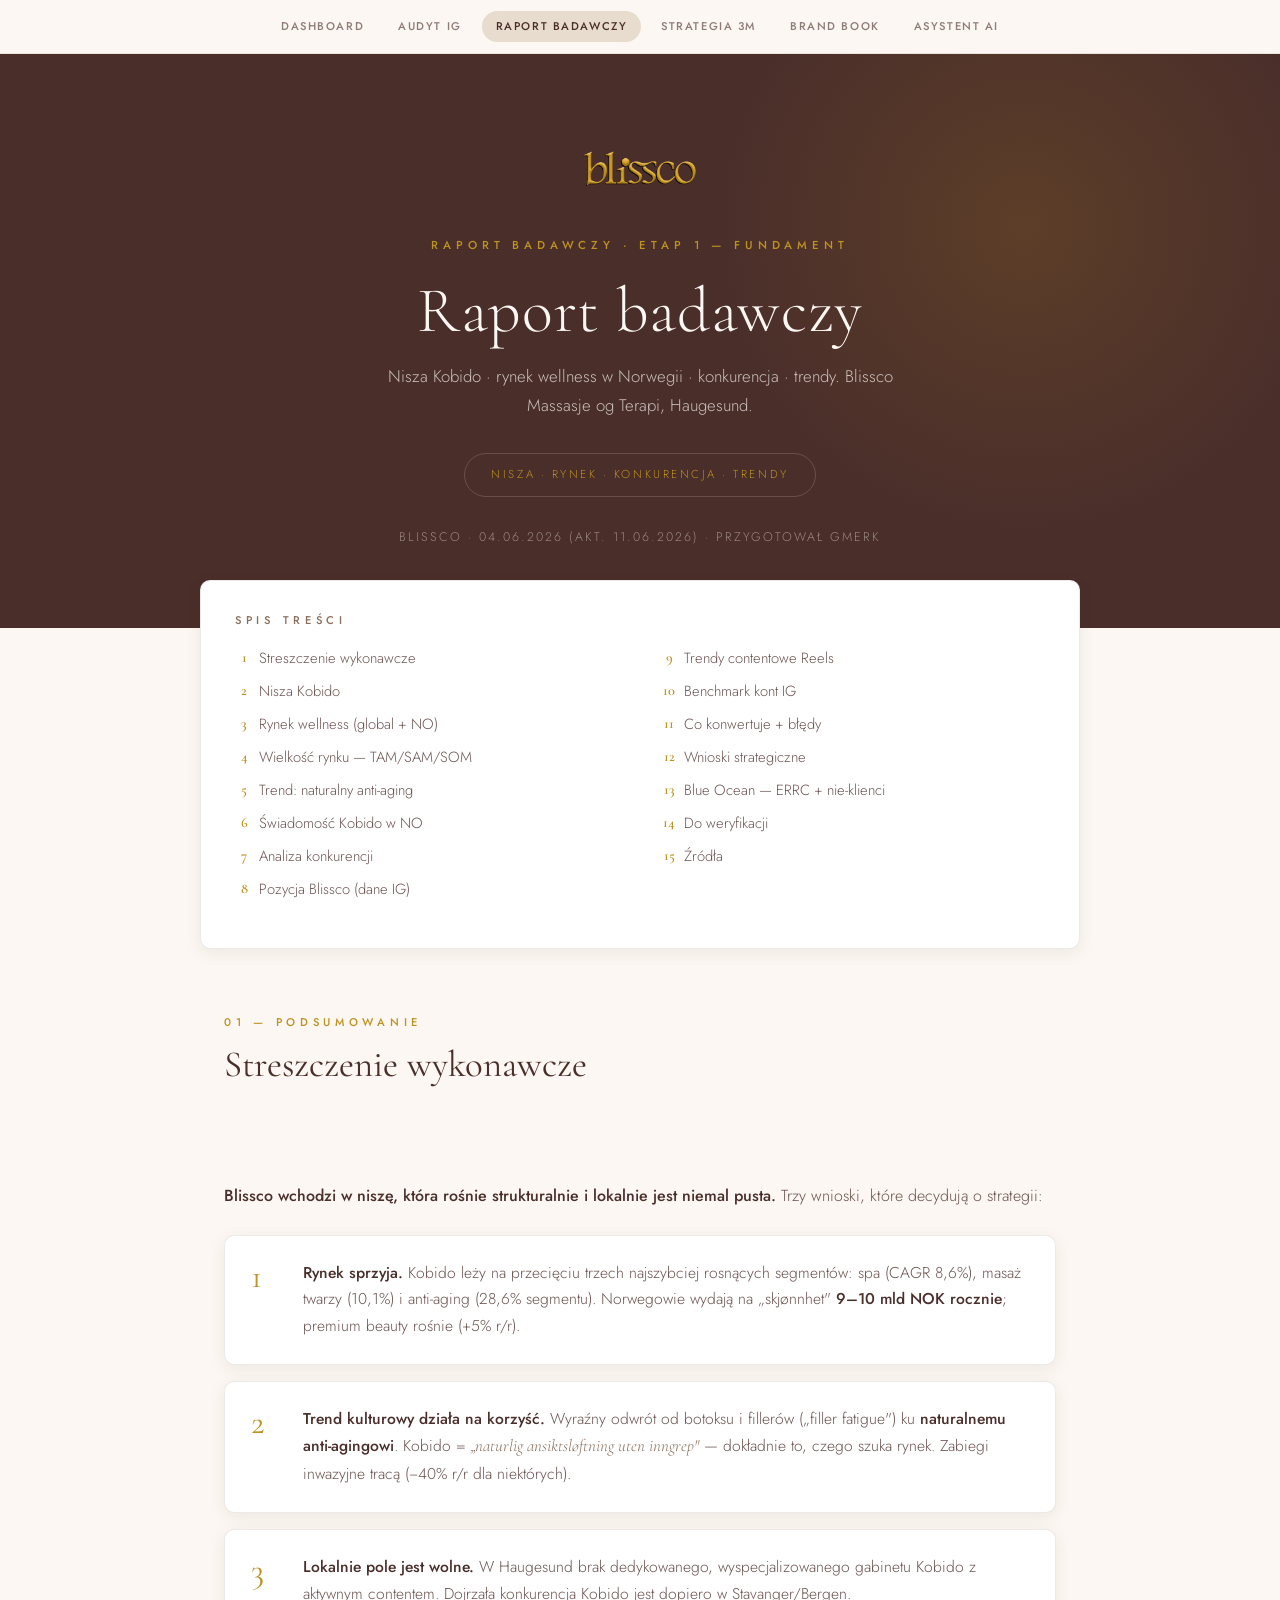
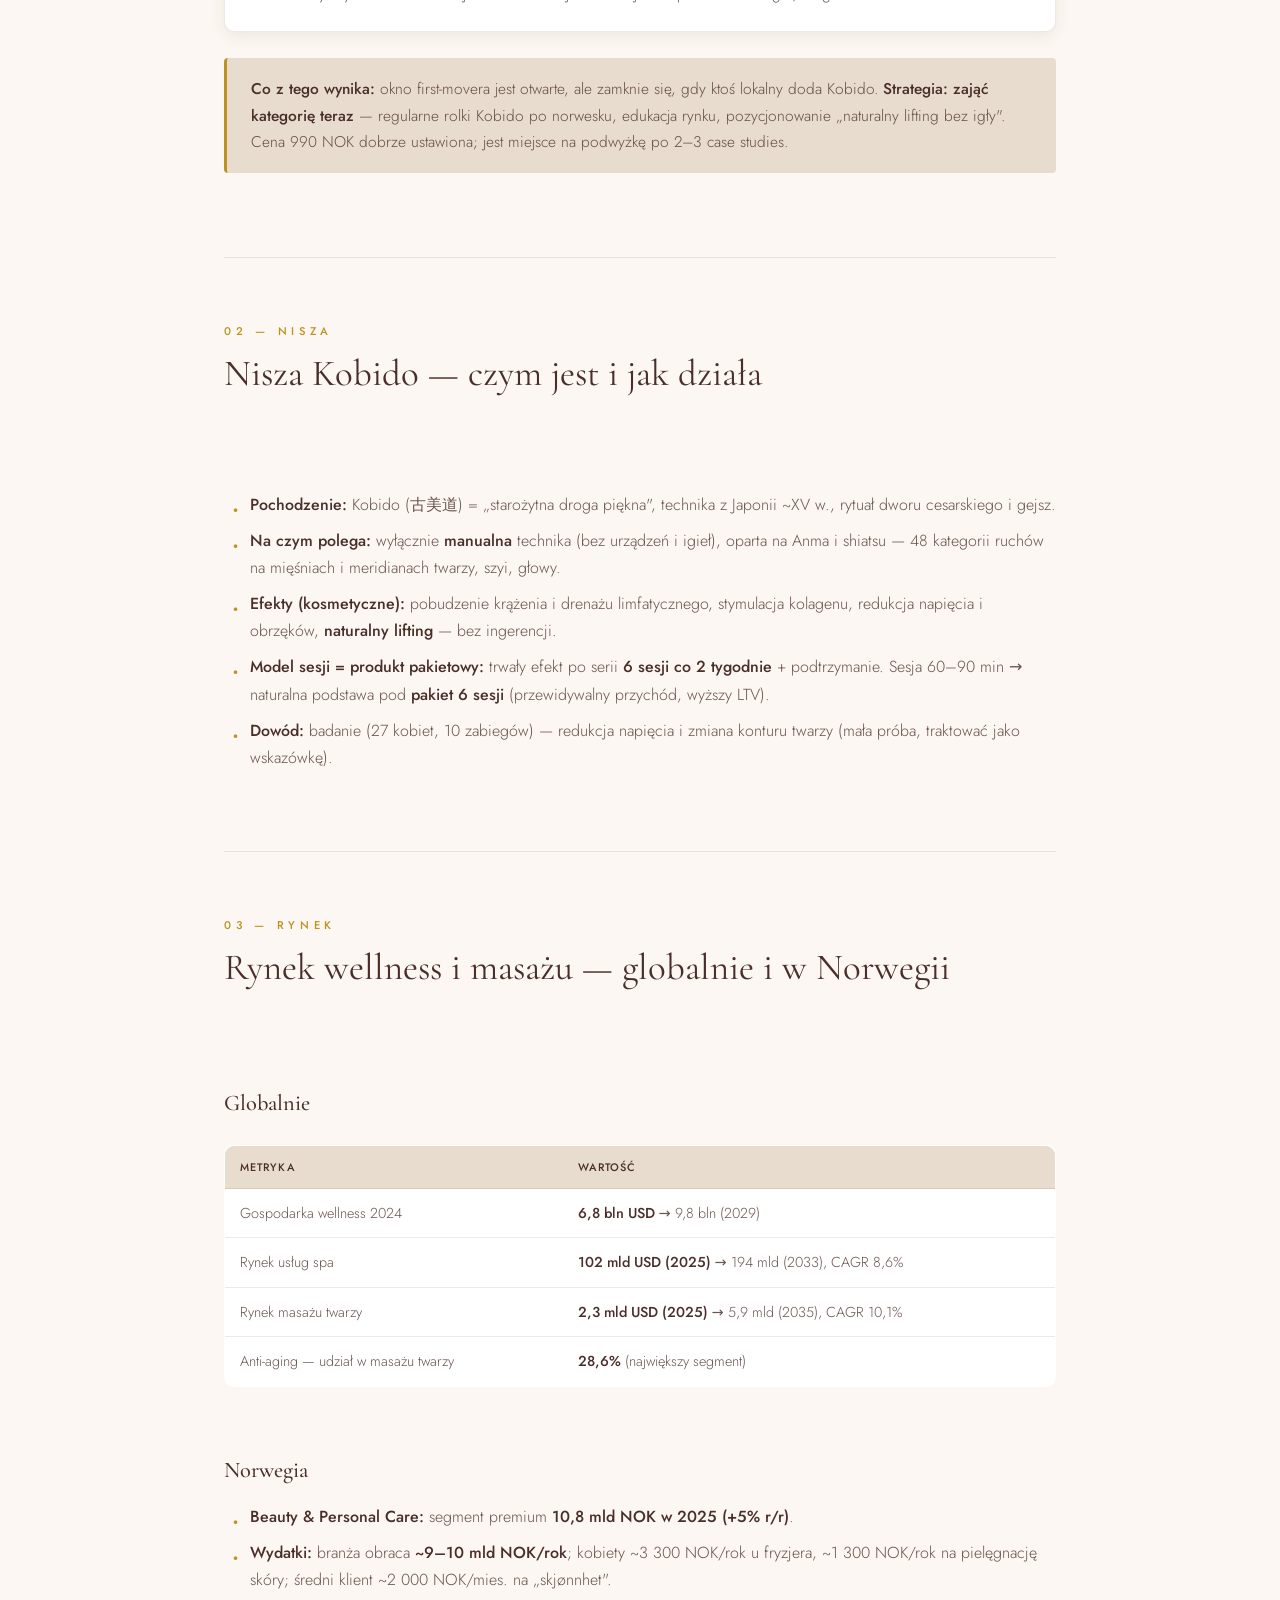
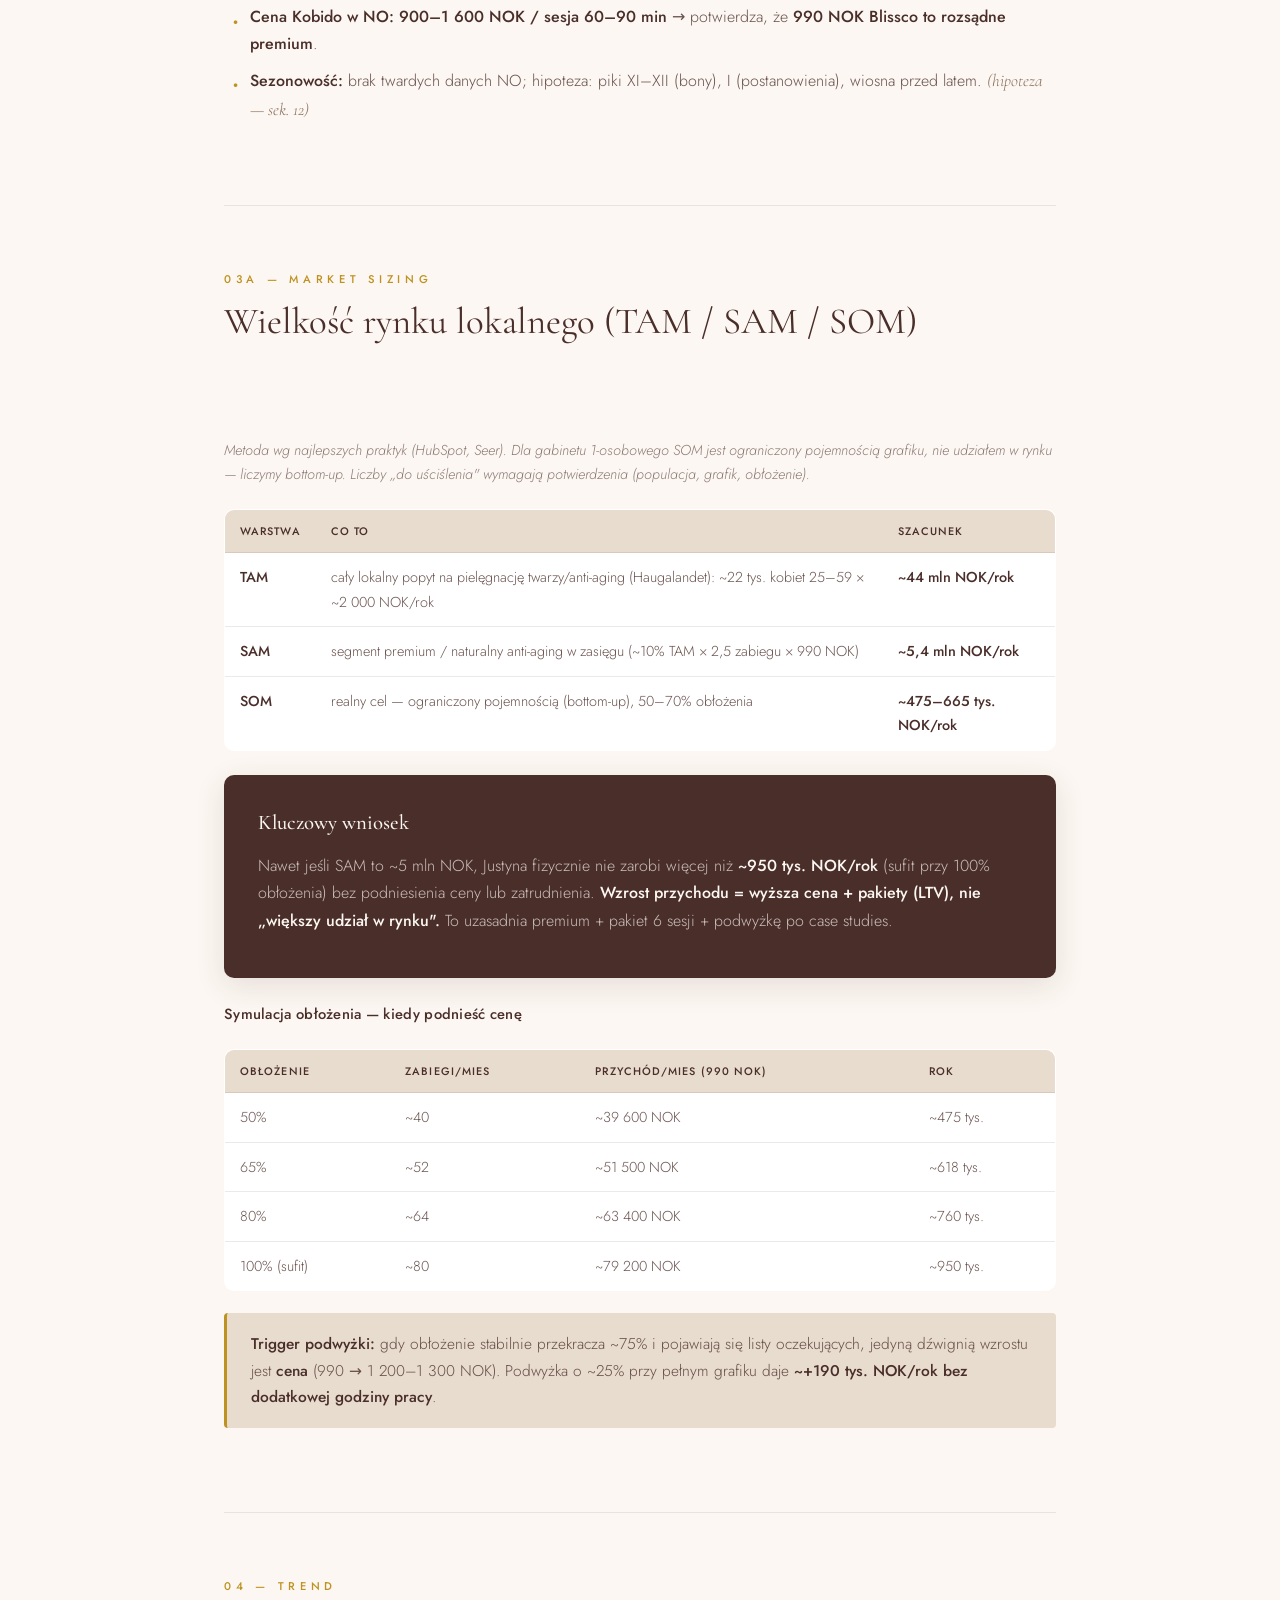
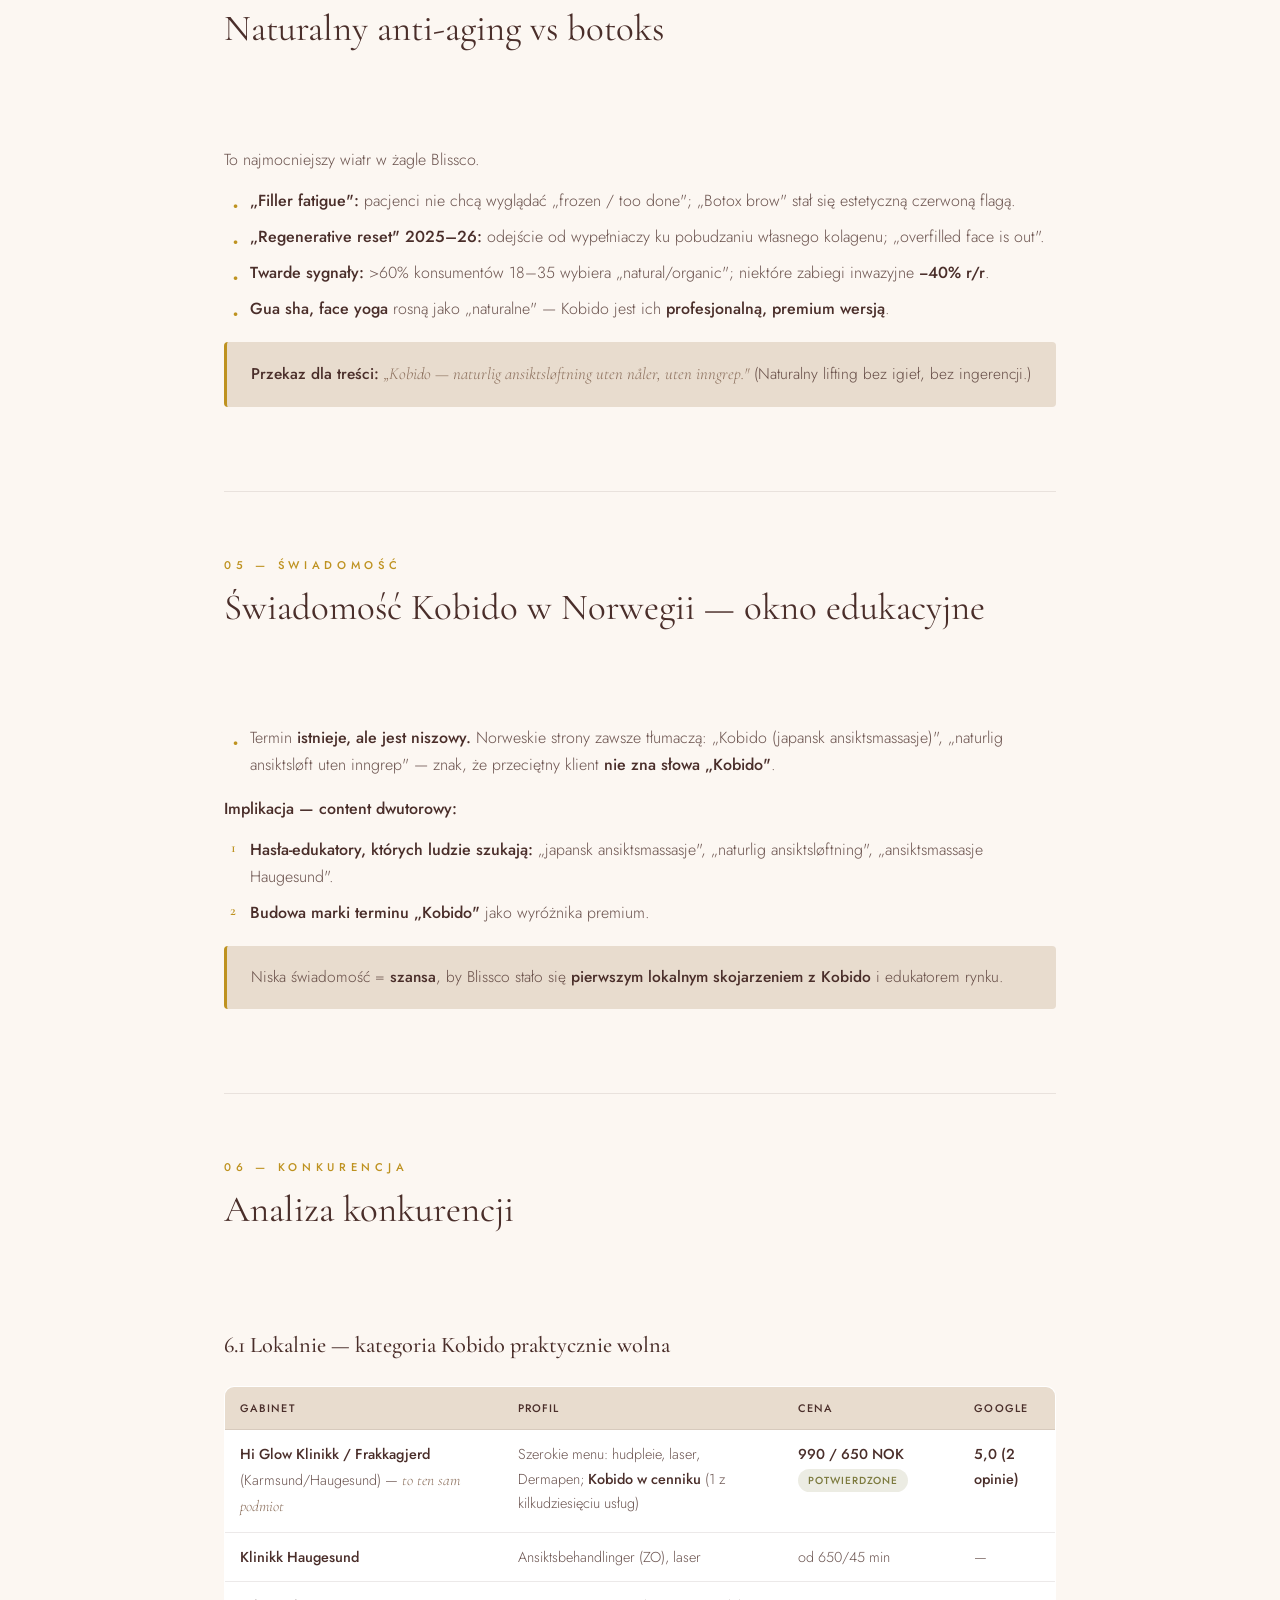
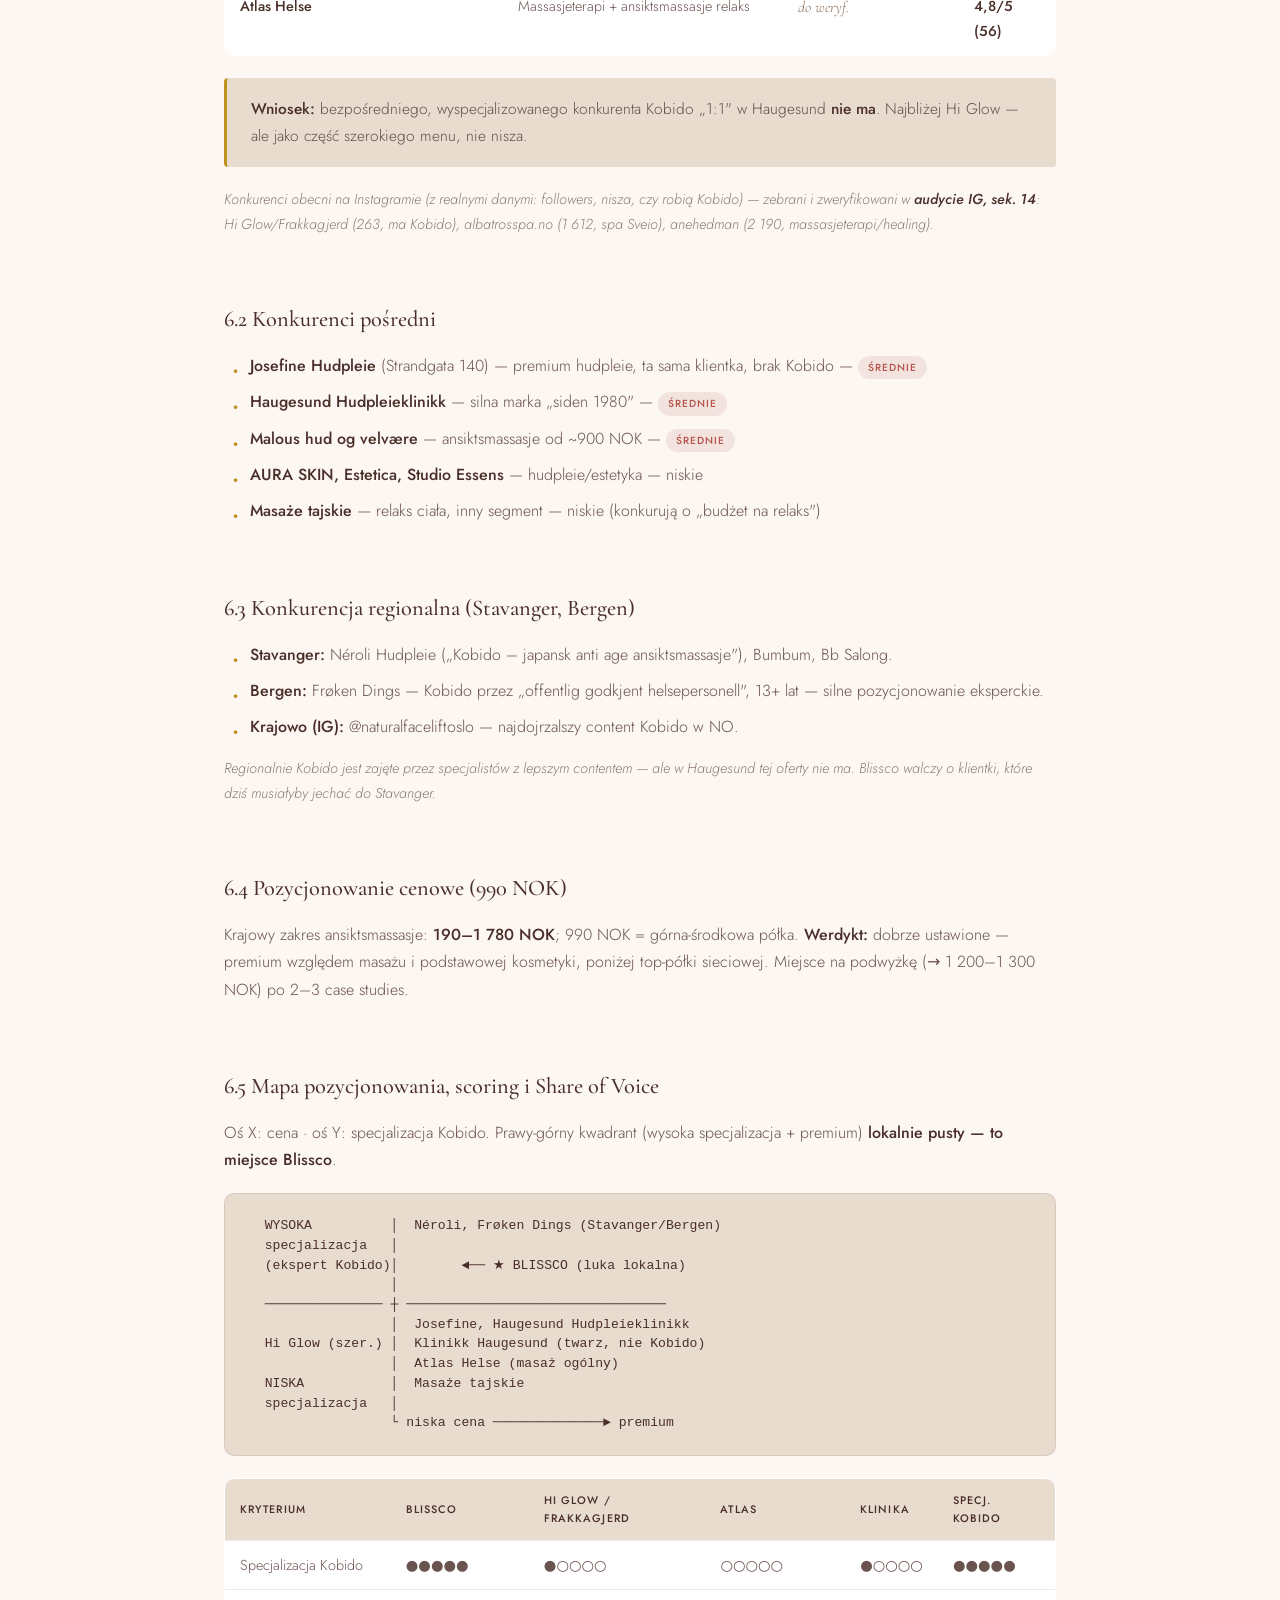
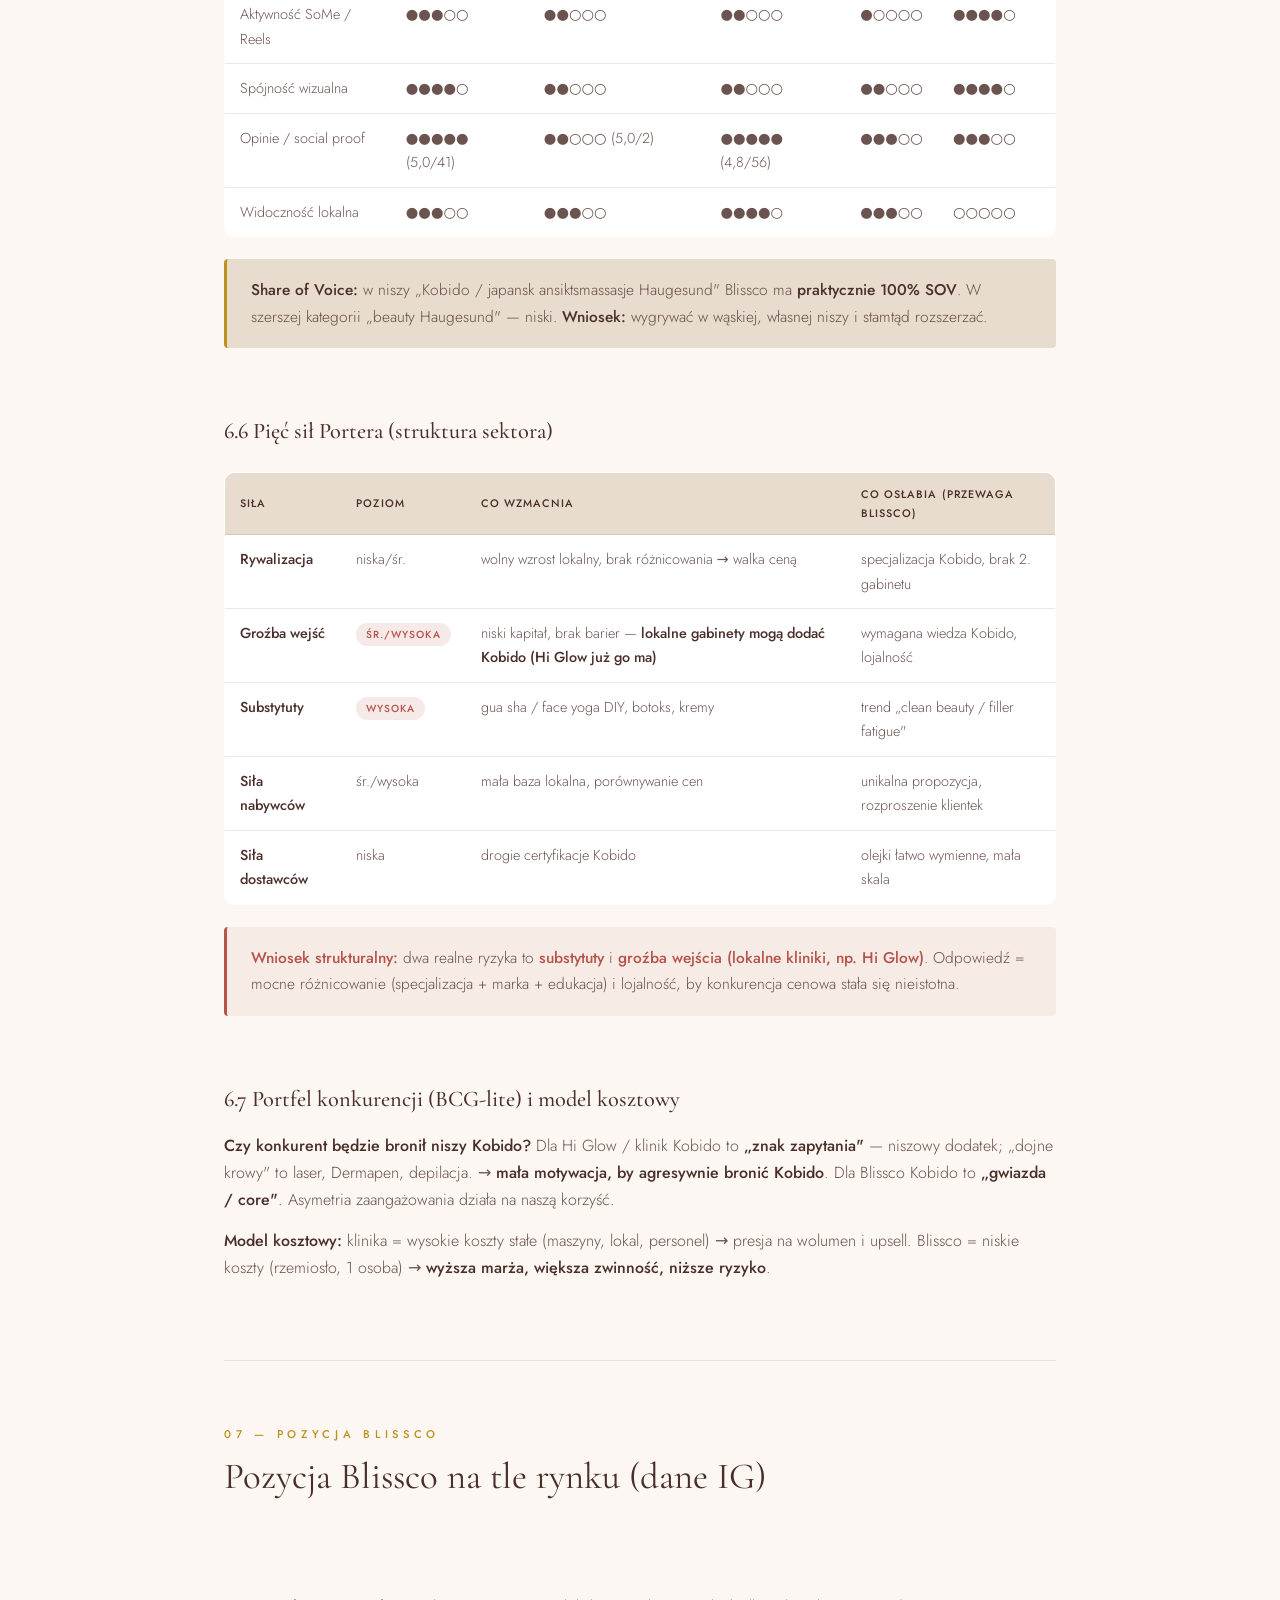
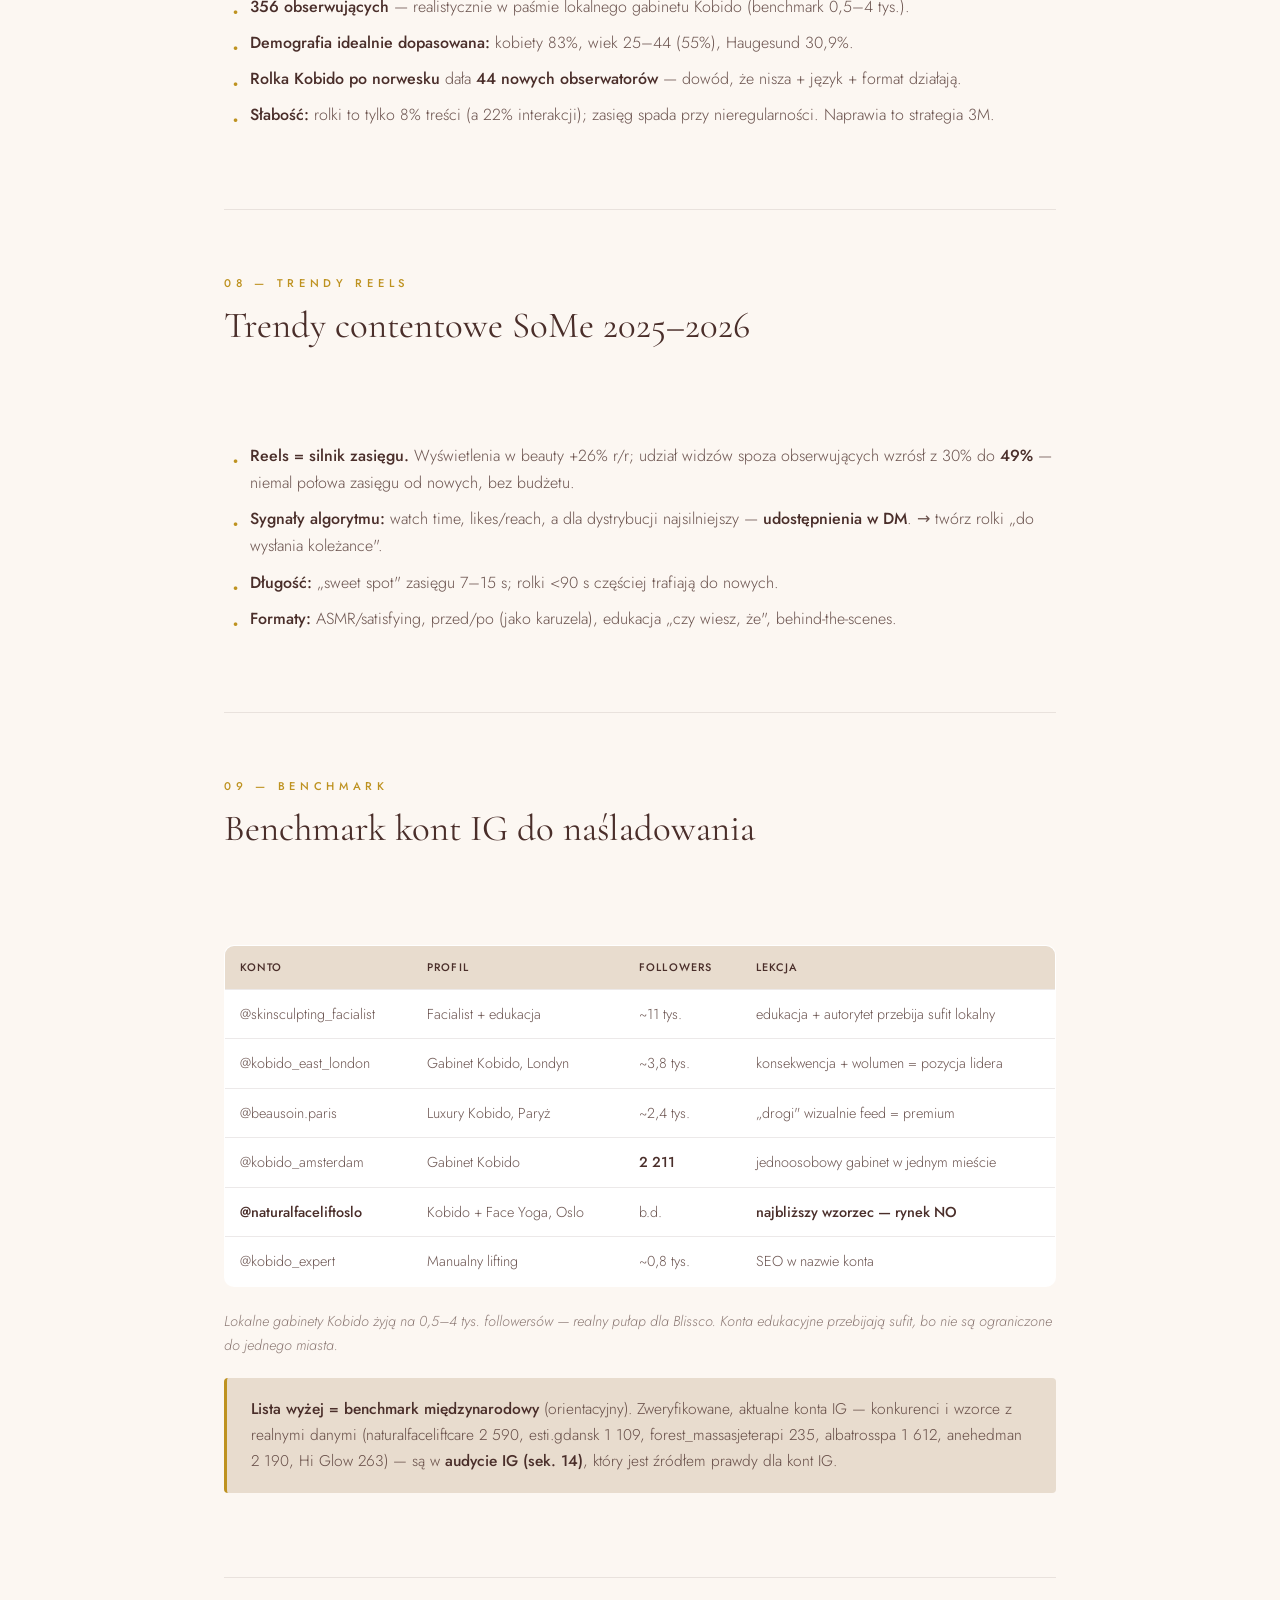
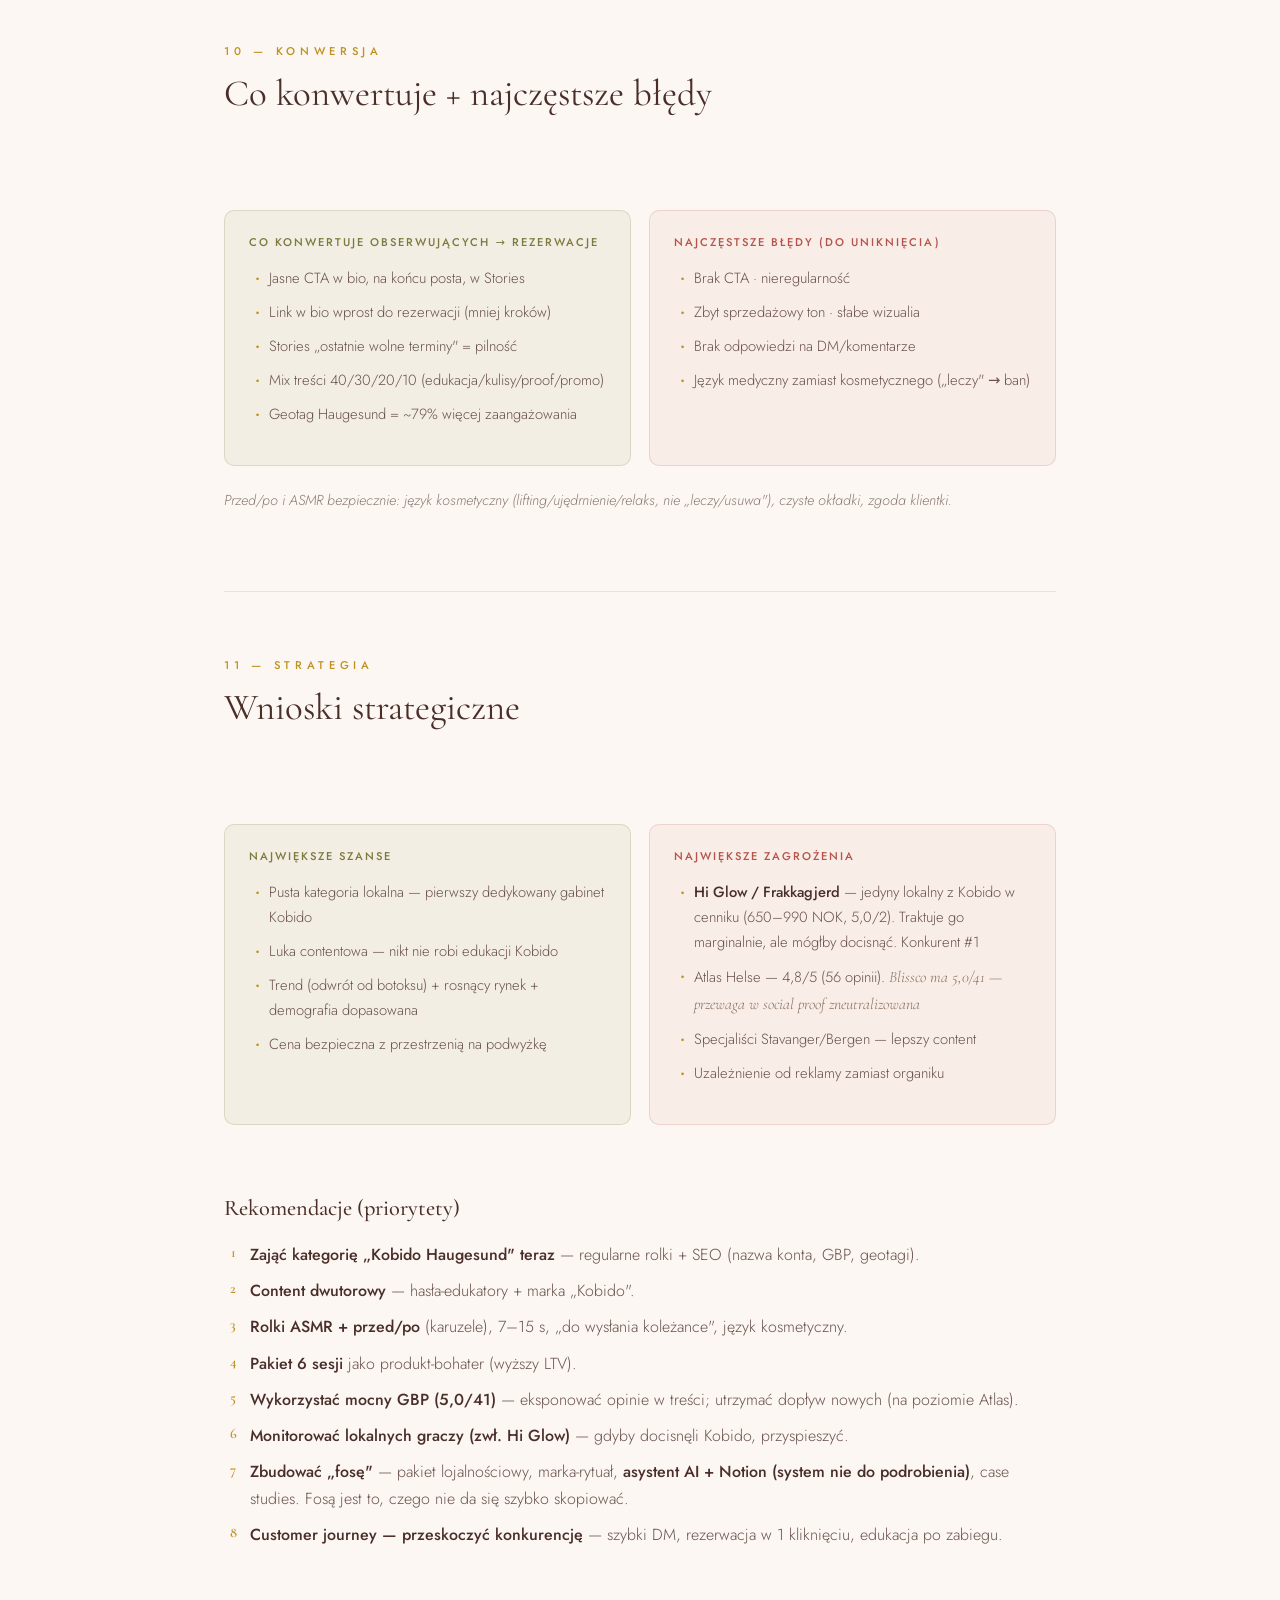
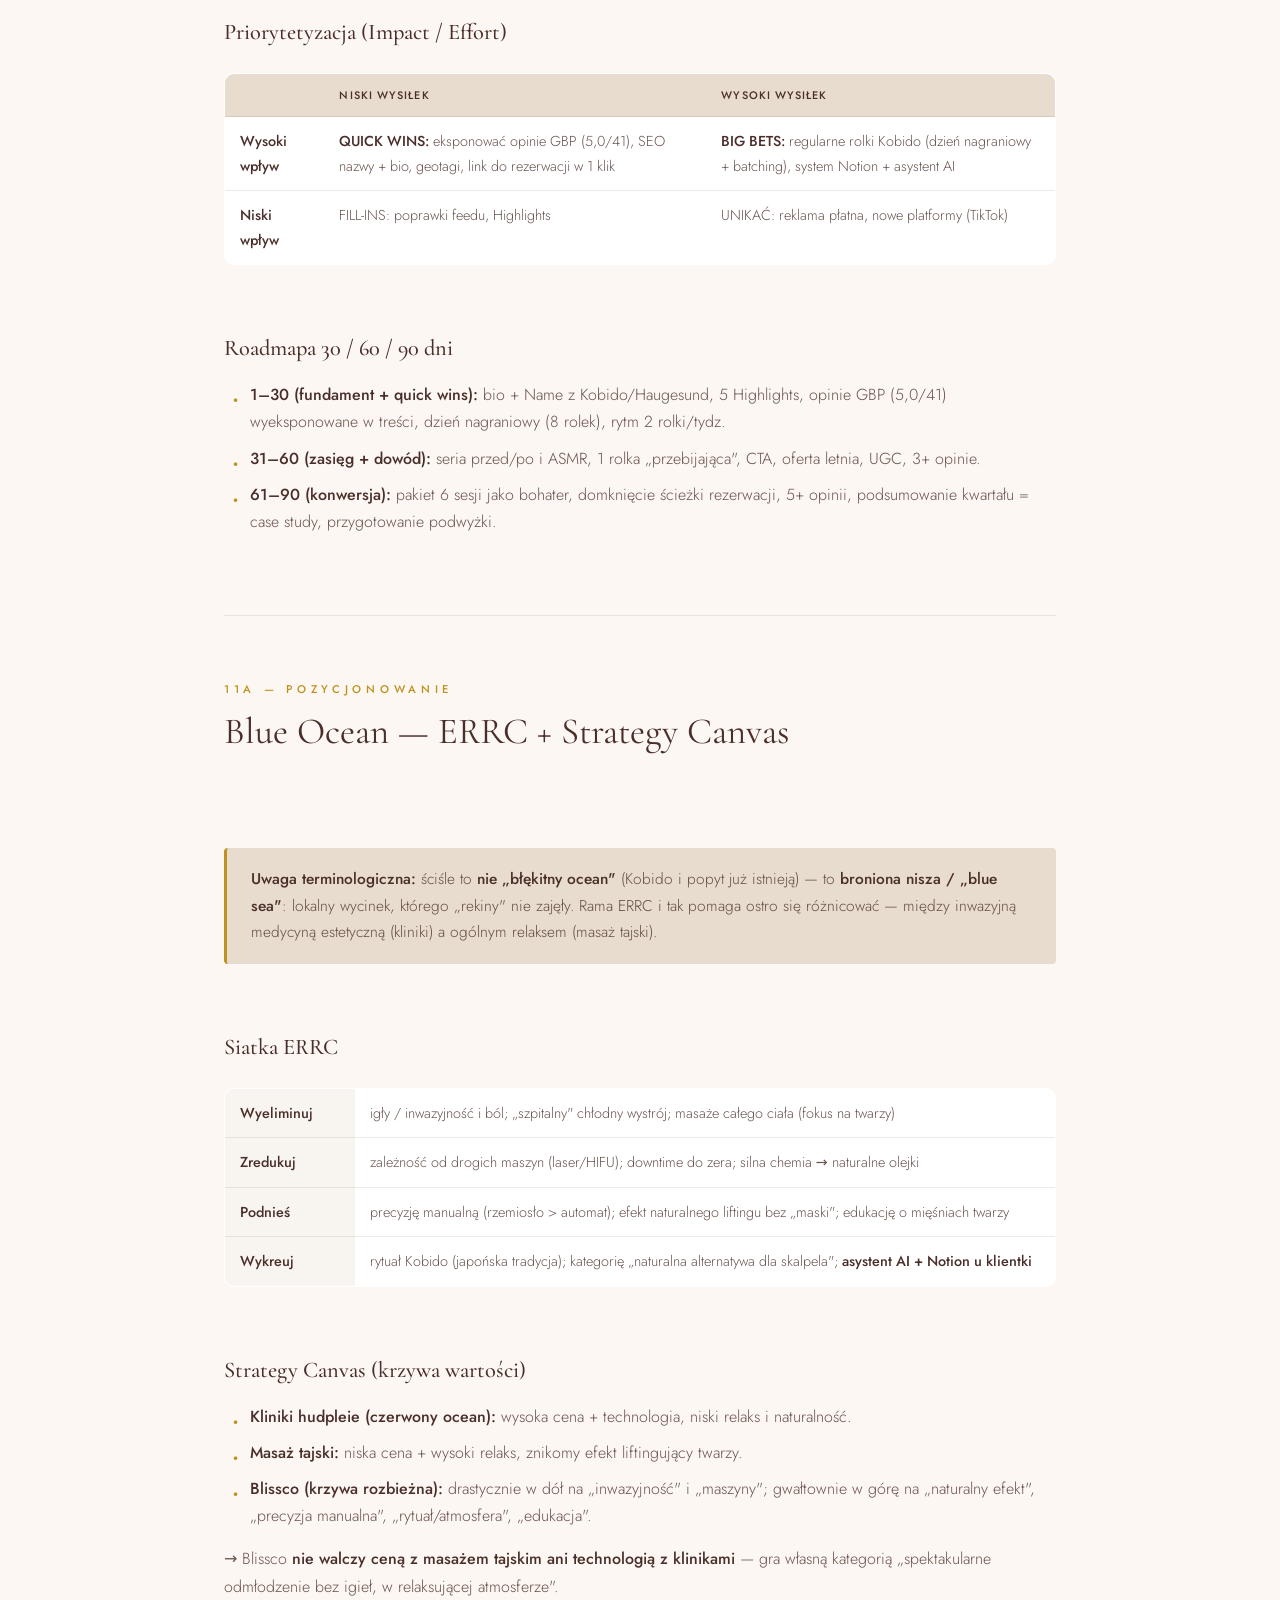
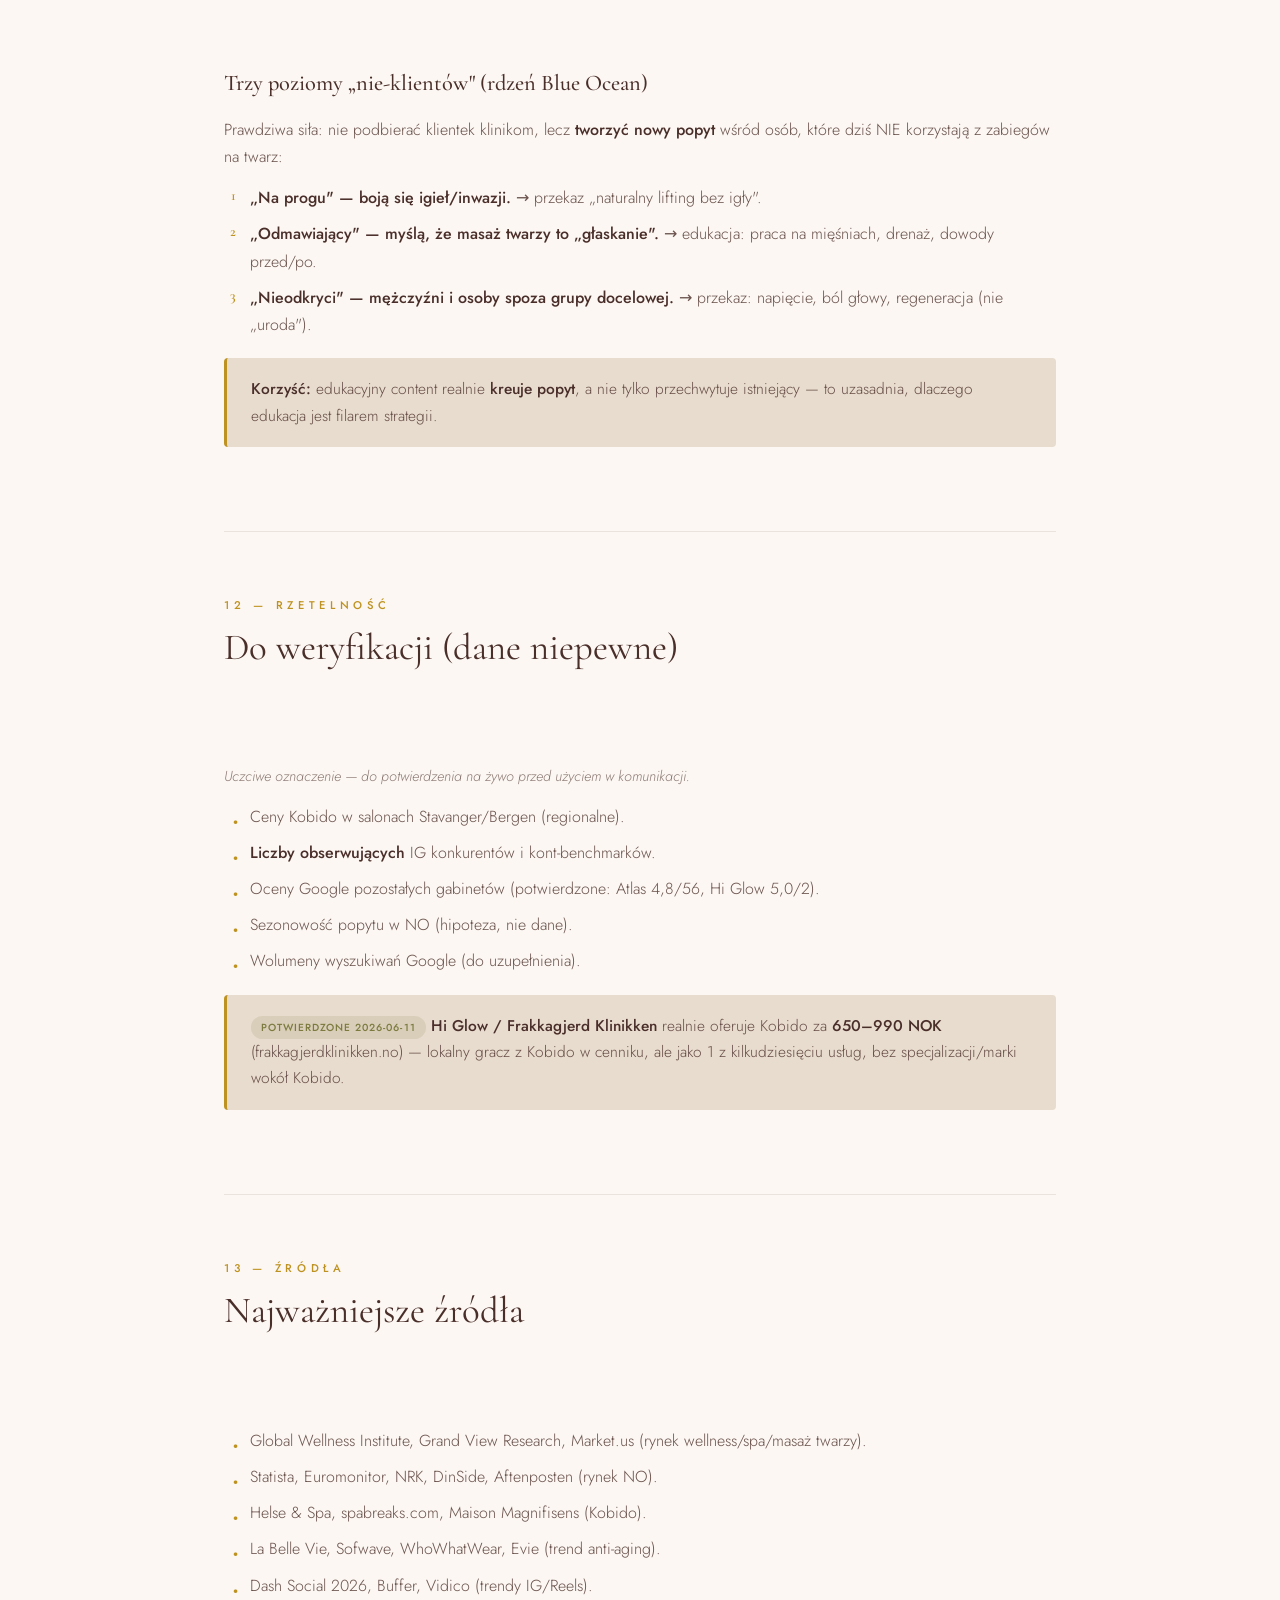
<file: RAPORT_BADAWCZY.html>
<!DOCTYPE html>
<html lang="pl">
<head>
<meta charset="UTF-8">
<meta name="viewport" content="width=device-width, initial-scale=1.0">
<meta name="robots" content="noindex, nofollow">
<title>Blissco — Raport badawczy</title>
<link rel="preconnect" href="https://fonts.googleapis.com">
<link rel="preconnect" href="https://fonts.gstatic.com" crossorigin>
<link href="https://fonts.googleapis.com/css2?family=Cormorant+Garamond:ital,wght@0,300;0,400;0,500;0,600;1,400&family=Jost:wght@300;400;500;600&display=swap" rel="stylesheet">
<style>
:root{
  --espresso:#4A2E2A; --espresso-deep:#3B231F; --krem:#FCF7F2;
  --zloto:#BE9220; --zloto-jasne:#CC9D22; --zloto-ciemne:#A57E1B;
  --mocha:#8B6F5C; --bez:#E8DCCE; --grafit:#1A1A1A;
  --surface-card:#FFFFFF;
  --line:rgba(74,46,42,.10); --line-strong:rgba(74,46,42,.22); --line-inverse:rgba(252,247,242,.16);
  --fg1:var(--espresso); --fg2:rgba(74,46,42,.82); --fg3:rgba(74,46,42,.62);
  --fg-on-dark:var(--krem); --fg-on-dark-2:rgba(252,247,242,.72); --fg-on-dark-3:rgba(252,247,242,.45);
  --danger:#B6534A; --success:#7C7A3E;
  --serif:'Cormorant Garamond',Georgia,'Times New Roman',serif;
  --sans:'Jost',system-ui,-apple-system,'Segoe UI',sans-serif;
  --track-eyebrow:.42em; --track-caption:.28em; --track-display:.22em;
  --r-sm:4px; --r-md:6px; --r-lg:10px; --r-pill:999px;
  --shadow-sm:0 4px 16px rgba(74,46,42,.08);
  --shadow-md:0 8px 30px rgba(74,46,42,.12);
  --shadow-lg:0 16px 50px rgba(74,46,42,.16);
  --ease:cubic-bezier(.22,.61,.36,1); --dur:.28s;
}
*{box-sizing:border-box;margin:0;padding:0}
html{scroll-behavior:smooth}
body{font-family:var(--sans);font-weight:300;line-height:1.7;color:var(--fg1);background:var(--krem);-webkit-font-smoothing:antialiased}

.hero{position:relative;background:var(--espresso);color:var(--fg-on-dark);overflow:hidden;padding:96px 24px 80px;text-align:center}
.hero::after{content:"";position:absolute;top:-30%;right:-10%;width:60%;height:120%;background:radial-gradient(circle,rgba(190,146,32,.16),transparent 60%);pointer-events:none}
.hero-inner{position:relative;max-width:780px;margin:0 auto;z-index:1}
.hero img.logo{height:38px;margin-bottom:40px;opacity:.95}
.eyebrow{font-family:var(--sans);font-weight:500;font-size:.72rem;letter-spacing:var(--track-eyebrow);text-transform:uppercase;color:var(--zloto)}
.hero h1{font-family:var(--serif);font-weight:300;font-size:4rem;line-height:1.04;letter-spacing:.01em;margin:22px 0 18px}
.hero .sub{font-family:var(--sans);font-weight:300;font-size:1.05rem;color:var(--fg-on-dark-2);max-width:540px;margin:0 auto}
.hero .meta{margin-top:30px;font-size:.78rem;letter-spacing:.16em;text-transform:uppercase;color:var(--fg-on-dark-3)}
.badge{display:inline-block;margin-top:34px;padding:11px 26px;border:1px solid var(--line-inverse);border-radius:var(--r-pill);font-size:.72rem;letter-spacing:.22em;text-transform:uppercase;color:var(--zloto)}

.wrap{max-width:880px;margin:0 auto;padding:0 24px}
section.block{padding:64px 0;border-bottom:1px solid var(--line)}
section.block:last-of-type{border-bottom:none}
.sec-eyebrow{font-family:var(--sans);font-weight:500;font-size:.7rem;letter-spacing:var(--track-eyebrow);text-transform:uppercase;color:var(--zloto);display:block;margin-bottom:12px}
h2.sec{font-family:var(--serif);font-weight:400;font-size:2.3rem;line-height:1.12;margin-bottom:96px}
h3.sub{font-family:var(--serif);font-weight:500;font-size:1.4rem;margin:64px 0 14px}
h4.subsub{font-family:var(--sans);font-weight:500;font-size:.92rem;letter-spacing:.02em;color:var(--espresso);margin:24px 0 10px}
p{font-size:1rem;color:var(--fg2);margin-bottom:14px}
strong{font-weight:500;color:var(--espresso)}
em{font-style:italic;font-family:var(--serif);font-size:1.08em;color:var(--mocha)}
a{color:var(--zloto-ciemne);text-decoration:none;border-bottom:1px solid rgba(165,126,27,.35)}
a:hover{color:var(--zloto)}
ul,ol{margin:0 0 16px 0;padding-left:0;list-style:none}
ul li,ol li{position:relative;padding-left:26px;margin-bottom:9px;font-size:1rem;color:var(--fg2)}
ul li::before{content:"·";position:absolute;left:8px;top:-2px;color:var(--zloto);font-size:1.4em;font-weight:600}
ol{counter-reset:li}
ol li::before{counter-increment:li;content:counter(li);position:absolute;left:0;top:3px;font-family:var(--serif);font-size:.9rem;color:var(--zloto);font-weight:600;width:18px;height:18px;line-height:18px;text-align:center}

.toc{background:var(--surface-card);border:1px solid var(--line);border-radius:var(--r-lg);box-shadow:var(--shadow-sm);padding:30px 34px;margin:-48px auto 0;max-width:880px;position:relative;z-index:2}
.toc h4{font-family:var(--sans);font-weight:500;font-size:.7rem;letter-spacing:var(--track-eyebrow);text-transform:uppercase;color:var(--mocha);margin-bottom:16px}
.toc ol{columns:2;column-gap:40px}
.toc li{padding-left:24px;margin-bottom:8px;font-size:.92rem;break-inside:avoid}
.toc li::before{top:3px}
.toc a{color:var(--fg2);border:none}
.toc a:hover{color:var(--zloto-ciemne)}

.card{background:var(--surface-card);border:1px solid var(--line);border-radius:var(--r-lg);box-shadow:var(--shadow-sm);padding:26px 30px;margin:20px 0}
.callout{background:var(--bez);border-left:3px solid var(--zloto);border-radius:var(--r-sm);padding:18px 24px;margin:20px 0;font-size:.97rem;color:var(--fg2)}
.callout.warn{background:rgba(182,83,74,.07);border-left-color:var(--danger)}
.callout.warn strong{color:var(--danger)}
.note{font-size:.9rem;color:var(--fg3);font-style:italic}

.points{display:grid;gap:16px;margin:26px 0}
.point{background:var(--surface-card);border:1px solid var(--line);border-radius:var(--r-lg);box-shadow:var(--shadow-sm);padding:24px 26px;display:flex;gap:20px;align-items:flex-start}
.point .n{font-family:var(--serif);font-size:2.1rem;font-weight:400;color:var(--zloto);line-height:1;min-width:32px}
.point p{margin:0;font-size:.98rem}

.dark-card{background:var(--espresso);color:var(--fg-on-dark);border-radius:var(--r-lg);padding:30px 34px;margin:24px 0;box-shadow:var(--shadow-md)}
.dark-card h3{color:var(--krem);font-family:var(--serif);font-weight:500;font-size:1.3rem;margin-bottom:12px}
.dark-card p{color:var(--fg-on-dark-2)}
.dark-card strong{color:var(--krem)}
.dark-card .note{color:var(--fg-on-dark-3)}

.tbl-wrap{overflow-x:auto;margin:22px 0}
table{width:100%;border-collapse:collapse;font-size:.9rem;background:var(--surface-card);border:1px solid var(--line);border-radius:var(--r-lg);overflow:hidden}
thead th{background:var(--bez);color:var(--espresso);font-family:var(--sans);font-weight:500;font-size:.68rem;letter-spacing:.1em;text-transform:uppercase;text-align:left;padding:12px 15px}
tbody td{padding:12px 15px;border-top:1px solid var(--line);color:var(--fg2);vertical-align:top}
tbody tr:hover{background:rgba(232,220,206,.25)}
table strong{color:var(--espresso)}

.pill{display:inline-block;font-family:var(--sans);font-weight:500;font-size:.64rem;letter-spacing:.1em;text-transform:uppercase;padding:3px 10px;border-radius:var(--r-pill);white-space:nowrap}
.pill.ok{background:rgba(124,122,62,.14);color:var(--success)}
.pill.do{background:rgba(182,83,74,.12);color:var(--danger)}
.pill.gold{background:rgba(190,146,32,.14);color:var(--zloto-ciemne)}

.cols2{display:grid;grid-template-columns:1fr 1fr;gap:18px;margin:22px 0}
.col-card{border-radius:var(--r-lg);padding:22px 24px}
.col-card.good{background:rgba(124,122,62,.07);border:1px solid rgba(124,122,62,.2)}
.col-card.bad{background:rgba(182,83,74,.06);border:1px solid rgba(182,83,74,.18)}
.col-card h4{font-family:var(--sans);font-weight:500;font-size:.7rem;letter-spacing:.18em;text-transform:uppercase;margin-bottom:14px}
.col-card.good h4{color:var(--success)}
.col-card.bad h4{color:var(--danger)}
.col-card li{font-size:.92rem;padding-left:20px}
.col-card li::before{font-size:1.1em;left:6px}

.ascii-map{background:var(--bez);border:1px solid var(--line);border-radius:var(--r-lg);padding:22px 24px;margin:20px 0;overflow-x:auto}
.ascii-map pre{font-family:'Courier New',monospace;font-size:.82rem;line-height:1.5;color:var(--espresso);white-space:pre}

.errc td:first-child{font-weight:500;color:var(--espresso);width:130px;background:rgba(232,220,206,.3)}

.footer{background:var(--espresso);color:var(--fg-on-dark);text-align:center;padding:70px 24px 60px}
.footer img.logo{height:32px;margin-bottom:26px;opacity:.92}
.footer .quote{font-family:var(--serif);font-style:italic;font-size:1.5rem;color:var(--zloto);margin-bottom:24px}
.footer .meta{font-size:.76rem;letter-spacing:.08em;color:var(--fg-on-dark-3);max-width:620px;margin:0 auto;line-height:1.8}

@media(max-width:680px){
  .hero{padding:64px 20px 56px}.hero h1{font-size:2.7rem}
  h2.sec{font-size:1.8rem;margin-bottom:64px}
  .toc ol{columns:1}.cols2{grid-template-columns:1fr}
}
.topnav{position:sticky;top:0;z-index:50;display:flex;justify-content:center;gap:6px;flex-wrap:wrap;background:var(--krem);border-bottom:1px solid var(--line);padding:11px 14px}
.topnav a{font-family:var(--sans);font-weight:500;font-size:.7rem;letter-spacing:.14em;text-transform:uppercase;color:var(--fg3);text-decoration:none;border:none;padding:6px 14px;border-radius:999px;transition:background .2s,color .2s}
.topnav a:hover{color:var(--espresso);background:rgba(232,220,206,.5)}
.topnav a.active{color:var(--espresso);background:var(--bez)}
</style>
</head>
<body>
<nav class="topnav">
<a href="DASHBOARD_BLISSCO.html">Dashboard</a>
<a href="AUDYT_INSTAGRAM.html">Audyt IG</a>
<a href="RAPORT_BADAWCZY.html" class="active">Raport badawczy</a>
<a href="STRATEGIA_3M.html">Strategia 3M</a>
<a href="BRAND_BOOK.html">Brand book</a>
<a href="ASYSTENT.html">Asystent AI</a>
</nav>

<header class="hero">
  <div class="hero-inner">
    <img class="logo" src="assets/blissco-logo-zlote.png" alt="blissco">
    <div class="eyebrow">Raport badawczy · Etap 1 — Fundament</div>
    <h1>Raport badawczy</h1>
    <p class="sub">Nisza Kobido · rynek wellness w Norwegii · konkurencja · trendy. Blissco Massasje og Terapi, Haugesund.</p>
    <div class="badge">Nisza · Rynek · Konkurencja · Trendy</div>
    <div class="meta">Blissco · 04.06.2026 (akt. 11.06.2026) · przygotował GMERK</div>
  </div>
</header>

<nav class="toc">
  <h4>Spis treści</h4>
  <ol>
    <li><a href="#r1">Streszczenie wykonawcze</a></li>
    <li><a href="#r2">Nisza Kobido</a></li>
    <li><a href="#r3">Rynek wellness (global + NO)</a></li>
    <li><a href="#r3a">Wielkość rynku — TAM/SAM/SOM</a></li>
    <li><a href="#r4">Trend: naturalny anti-aging</a></li>
    <li><a href="#r5">Świadomość Kobido w NO</a></li>
    <li><a href="#r6">Analiza konkurencji</a></li>
    <li><a href="#r7">Pozycja Blissco (dane IG)</a></li>
    <li><a href="#r8">Trendy contentowe Reels</a></li>
    <li><a href="#r9">Benchmark kont IG</a></li>
    <li><a href="#r10">Co konwertuje + błędy</a></li>
    <li><a href="#r11">Wnioski strategiczne</a></li>
    <li><a href="#r11a">Blue Ocean — ERRC + nie-klienci</a></li>
    <li><a href="#r12">Do weryfikacji</a></li>
    <li><a href="#r13">Źródła</a></li>
  </ol>
</nav>

<main class="wrap">

<!-- 1 -->
<section class="block" id="r1">
  <span class="sec-eyebrow">01 — Podsumowanie</span>
  <h2 class="sec">Streszczenie wykonawcze</h2>
  <p><strong>Blissco wchodzi w niszę, która rośnie strukturalnie i lokalnie jest niemal pusta.</strong> Trzy wnioski, które decydują o strategii:</p>
  <div class="points">
    <div class="point"><span class="n">1</span><p><strong>Rynek sprzyja.</strong> Kobido leży na przecięciu trzech najszybciej rosnących segmentów: spa (CAGR 8,6%), masaż twarzy (10,1%) i anti-aging (28,6% segmentu). Norwegowie wydają na „skjønnhet" <strong>9–10 mld NOK rocznie</strong>; premium beauty rośnie (+5% r/r).</p></div>
    <div class="point"><span class="n">2</span><p><strong>Trend kulturowy działa na korzyść.</strong> Wyraźny odwrót od botoksu i fillerów („filler fatigue") ku <strong>naturalnemu anti-agingowi</strong>. Kobido = <em>„naturlig ansiktsløftning uten inngrep"</em> — dokładnie to, czego szuka rynek. Zabiegi inwazyjne tracą (−40% r/r dla niektórych).</p></div>
    <div class="point"><span class="n">3</span><p><strong>Lokalnie pole jest wolne.</strong> W Haugesund brak dedykowanego, wyspecjalizowanego gabinetu Kobido z aktywnym contentem. Dojrzała konkurencja Kobido jest dopiero w Stavanger/Bergen.</p></div>
  </div>
  <div class="callout"><strong>Co z tego wynika:</strong> okno first-movera jest otwarte, ale zamknie się, gdy ktoś lokalny doda Kobido. <strong>Strategia: zająć kategorię teraz</strong> — regularne rolki Kobido po norwesku, edukacja rynku, pozycjonowanie „naturalny lifting bez igły". Cena 990 NOK dobrze ustawiona; jest miejsce na podwyżkę po 2–3 case studies.</div>
</section>

<!-- 2 -->
<section class="block" id="r2">
  <span class="sec-eyebrow">02 — Nisza</span>
  <h2 class="sec">Nisza Kobido — czym jest i jak działa</h2>
  <ul>
    <li><strong>Pochodzenie:</strong> Kobido (古美道) = „starożytna droga piękna", technika z Japonii ~XV w., rytuał dworu cesarskiego i gejsz.</li>
    <li><strong>Na czym polega:</strong> wyłącznie <strong>manualna</strong> technika (bez urządzeń i igieł), oparta na Anma i shiatsu — 48 kategorii ruchów na mięśniach i meridianach twarzy, szyi, głowy.</li>
    <li><strong>Efekty (kosmetyczne):</strong> pobudzenie krążenia i drenażu limfatycznego, stymulacja kolagenu, redukcja napięcia i obrzęków, <strong>naturalny lifting</strong> — bez ingerencji.</li>
    <li><strong>Model sesji = produkt pakietowy:</strong> trwały efekt po serii <strong>6 sesji co 2 tygodnie</strong> + podtrzymanie. Sesja 60–90 min → naturalna podstawa pod <strong>pakiet 6 sesji</strong> (przewidywalny przychód, wyższy LTV).</li>
    <li><strong>Dowód:</strong> badanie (27 kobiet, 10 zabiegów) — redukcja napięcia i zmiana konturu twarzy (mała próba, traktować jako wskazówkę).</li>
  </ul>
</section>

<!-- 3 -->
<section class="block" id="r3">
  <span class="sec-eyebrow">03 — Rynek</span>
  <h2 class="sec">Rynek wellness i masażu — globalnie i w Norwegii</h2>
  <h3 class="sub">Globalnie</h3>
  <div class="tbl-wrap"><table>
    <thead><tr><th>Metryka</th><th>Wartość</th></tr></thead>
    <tbody>
      <tr><td>Gospodarka wellness 2024</td><td><strong>6,8 bln USD</strong> → 9,8 bln (2029)</td></tr>
      <tr><td>Rynek usług spa</td><td><strong>102 mld USD (2025)</strong> → 194 mld (2033), CAGR 8,6%</td></tr>
      <tr><td>Rynek masażu twarzy</td><td><strong>2,3 mld USD (2025)</strong> → 5,9 mld (2035), CAGR 10,1%</td></tr>
      <tr><td>Anti-aging — udział w masażu twarzy</td><td><strong>28,6%</strong> (największy segment)</td></tr>
    </tbody>
  </table></div>
  <h3 class="sub">Norwegia</h3>
  <ul>
    <li><strong>Beauty & Personal Care:</strong> segment premium <strong>10,8 mld NOK w 2025 (+5% r/r)</strong>.</li>
    <li><strong>Wydatki:</strong> branża obraca <strong>~9–10 mld NOK/rok</strong>; kobiety ~3 300 NOK/rok u fryzjera, ~1 300 NOK/rok na pielęgnację skóry; średni klient ~2 000 NOK/mies. na „skjønnhet".</li>
    <li><strong>Cena Kobido w NO: 900–1 600 NOK / sesja 60–90 min</strong> → potwierdza, że <strong>990 NOK Blissco to rozsądne premium</strong>.</li>
    <li><strong>Sezonowość:</strong> brak twardych danych NO; hipoteza: piki XI–XII (bony), I (postanowienia), wiosna przed latem. <em>(hipoteza — sek. 12)</em></li>
  </ul>
</section>

<!-- 3a -->
<section class="block" id="r3a">
  <span class="sec-eyebrow">03a — Market sizing</span>
  <h2 class="sec">Wielkość rynku lokalnego (TAM / SAM / SOM)</h2>
  <p class="note">Metoda wg najlepszych praktyk (HubSpot, Seer). Dla gabinetu 1-osobowego SOM jest ograniczony pojemnością grafiku, nie udziałem w rynku — liczymy bottom-up. Liczby „do uściślenia" wymagają potwierdzenia (populacja, grafik, obłożenie).</p>
  <div class="tbl-wrap"><table>
    <thead><tr><th>Warstwa</th><th>Co to</th><th>Szacunek</th></tr></thead>
    <tbody>
      <tr><td><strong>TAM</strong></td><td>cały lokalny popyt na pielęgnację twarzy/anti-aging (Haugalandet): ~22 tys. kobiet 25–59 × ~2 000 NOK/rok</td><td><strong>~44 mln NOK/rok</strong></td></tr>
      <tr><td><strong>SAM</strong></td><td>segment premium / naturalny anti-aging w zasięgu (~10% TAM × 2,5 zabiegu × 990 NOK)</td><td><strong>~5,4 mln NOK/rok</strong></td></tr>
      <tr><td><strong>SOM</strong></td><td>realny cel — ograniczony pojemnością (bottom-up), 50–70% obłożenia</td><td><strong>~475–665 tys. NOK/rok</strong></td></tr>
    </tbody>
  </table></div>
  <div class="dark-card">
    <h3>Kluczowy wniosek</h3>
    <p>Nawet jeśli SAM to ~5 mln NOK, Justyna fizycznie nie zarobi więcej niż <strong>~950 tys. NOK/rok</strong> (sufit przy 100% obłożenia) bez podniesienia ceny lub zatrudnienia. <strong>Wzrost przychodu = wyższa cena + pakiety (LTV), nie „większy udział w rynku".</strong> To uzasadnia premium + pakiet 6 sesji + podwyżkę po case studies.</p>
  </div>
  <h4 class="subsub">Symulacja obłożenia — kiedy podnieść cenę</h4>
  <div class="tbl-wrap"><table>
    <thead><tr><th>Obłożenie</th><th>Zabiegi/mies</th><th>Przychód/mies (990 NOK)</th><th>Rok</th></tr></thead>
    <tbody>
      <tr><td>50%</td><td>~40</td><td>~39 600 NOK</td><td>~475 tys.</td></tr>
      <tr><td>65%</td><td>~52</td><td>~51 500 NOK</td><td>~618 tys.</td></tr>
      <tr><td>80%</td><td>~64</td><td>~63 400 NOK</td><td>~760 tys.</td></tr>
      <tr><td>100% (sufit)</td><td>~80</td><td>~79 200 NOK</td><td>~950 tys.</td></tr>
    </tbody>
  </table></div>
  <div class="callout"><strong>Trigger podwyżki:</strong> gdy obłożenie stabilnie przekracza ~75% i pojawiają się listy oczekujących, jedyną dźwignią wzrostu jest <strong>cena</strong> (990 → 1 200–1 300 NOK). Podwyżka o ~25% przy pełnym grafiku daje <strong>~+190 tys. NOK/rok bez dodatkowej godziny pracy</strong>.</div>
</section>

<!-- 4 -->
<section class="block" id="r4">
  <span class="sec-eyebrow">04 — Trend</span>
  <h2 class="sec">Naturalny anti-aging vs botoks</h2>
  <p>To najmocniejszy wiatr w żagle Blissco.</p>
  <ul>
    <li><strong>„Filler fatigue":</strong> pacjenci nie chcą wyglądać „frozen / too done"; „Botox brow" stał się estetyczną czerwoną flagą.</li>
    <li><strong>„Regenerative reset" 2025–26:</strong> odejście od wypełniaczy ku pobudzaniu własnego kolagenu; „overfilled face is out".</li>
    <li><strong>Twarde sygnały:</strong> &gt;60% konsumentów 18–35 wybiera „natural/organic"; niektóre zabiegi inwazyjne <strong>−40% r/r</strong>.</li>
    <li><strong>Gua sha, face yoga</strong> rosną jako „naturalne" — Kobido jest ich <strong>profesjonalną, premium wersją</strong>.</li>
  </ul>
  <div class="callout"><strong>Przekaz dla treści:</strong> <em>„Kobido — naturlig ansiktsløftning uten nåler, uten inngrep."</em> (Naturalny lifting bez igieł, bez ingerencji.)</div>
</section>

<!-- 5 -->
<section class="block" id="r5">
  <span class="sec-eyebrow">05 — Świadomość</span>
  <h2 class="sec">Świadomość Kobido w Norwegii — okno edukacyjne</h2>
  <ul>
    <li>Termin <strong>istnieje, ale jest niszowy.</strong> Norweskie strony zawsze tłumaczą: „Kobido (japansk ansiktsmassasje)", „naturlig ansiktsløft uten inngrep" — znak, że przeciętny klient <strong>nie zna słowa „Kobido"</strong>.</li>
  </ul>
  <p><strong>Implikacja — content dwutorowy:</strong></p>
  <ol>
    <li><strong>Hasła-edukatory, których ludzie szukają:</strong> „japansk ansiktsmassasje", „naturlig ansiktsløftning", „ansiktsmassasje Haugesund".</li>
    <li><strong>Budowa marki terminu „Kobido"</strong> jako wyróżnika premium.</li>
  </ol>
  <div class="callout">Niska świadomość = <strong>szansa</strong>, by Blissco stało się <strong>pierwszym lokalnym skojarzeniem z Kobido</strong> i edukatorem rynku.</div>
</section>

<!-- 6 -->
<section class="block" id="r6">
  <span class="sec-eyebrow">06 — Konkurencja</span>
  <h2 class="sec">Analiza konkurencji</h2>

  <h3 class="sub">6.1 Lokalnie — kategoria Kobido praktycznie wolna</h3>
  <div class="tbl-wrap"><table>
    <thead><tr><th>Gabinet</th><th>Profil</th><th>Cena</th><th>Google</th></tr></thead>
    <tbody>
      <tr><td><strong>Hi Glow Klinikk / Frakkagjerd</strong> (Karmsund/Haugesund) — <em>to ten sam podmiot</em></td><td>Szerokie menu: hudpleie, laser, Dermapen; <strong>Kobido w cenniku</strong> (1 z kilkudziesięciu usług)</td><td><strong>990 / 650 NOK</strong> <span class="pill ok">potwierdzone</span></td><td><strong>5,0 (2 opinie)</strong></td></tr>
      <tr><td><strong>Klinikk Haugesund</strong></td><td>Ansiktsbehandlinger (ZO), laser</td><td>od 650/45 min</td><td>—</td></tr>
      <tr><td><strong>Atlas Helse</strong></td><td>Massasjeterapi + ansiktsmassasje relaks</td><td><em>do weryf.</em></td><td><strong>4,8/5 (56)</strong></td></tr>
    </tbody>
  </table></div>
  <div class="callout"><strong>Wniosek:</strong> bezpośredniego, wyspecjalizowanego konkurenta Kobido „1:1" w Haugesund <strong>nie ma</strong>. Najbliżej Hi Glow — ale jako część szerokiego menu, nie nisza.</div>
  <p class="note">Konkurenci obecni na Instagramie (z realnymi danymi: followers, nisza, czy robią Kobido) — zebrani i zweryfikowani w <strong>audycie IG, sek. 14</strong>: Hi Glow/Frakkagjerd (263, ma Kobido), albatrosspa.no (1 612, spa Sveio), anehedman (2 190, massasjeterapi/healing).</p>

  <h3 class="sub">6.2 Konkurenci pośredni</h3>
  <ul>
    <li><strong>Josefine Hudpleie</strong> (Strandgata 140) — premium hudpleie, ta sama klientka, brak Kobido — <span class="pill do">średnie</span></li>
    <li><strong>Haugesund Hudpleieklinikk</strong> — silna marka „siden 1980" — <span class="pill do">średnie</span></li>
    <li><strong>Malous hud og velvære</strong> — ansiktsmassasje od ~900 NOK — <span class="pill do">średnie</span></li>
    <li><strong>AURA SKIN, Estetica, Studio Essens</strong> — hudpleie/estetyka — niskie</li>
    <li><strong>Masaże tajskie</strong> — relaks ciała, inny segment — niskie (konkurują o „budżet na relaks")</li>
  </ul>

  <h3 class="sub">6.3 Konkurencja regionalna (Stavanger, Bergen)</h3>
  <ul>
    <li><strong>Stavanger:</strong> Néroli Hudpleie („Kobido – japansk anti age ansiktsmassasje"), Bumbum, Bb Salong.</li>
    <li><strong>Bergen:</strong> Frøken Dings — Kobido przez „offentlig godkjent helsepersonell", 13+ lat — silne pozycjonowanie eksperckie.</li>
    <li><strong>Krajowo (IG):</strong> @naturalfaceliftoslo — najdojrzalszy content Kobido w NO.</li>
  </ul>
  <p class="note">Regionalnie Kobido jest zajęte przez specjalistów z lepszym contentem — ale w Haugesund tej oferty nie ma. Blissco walczy o klientki, które dziś musiałyby jechać do Stavanger.</p>

  <h3 class="sub">6.4 Pozycjonowanie cenowe (990 NOK)</h3>
  <p>Krajowy zakres ansiktsmassasje: <strong>190–1 780 NOK</strong>; 990 NOK = górna-środkowa półka. <strong>Werdykt:</strong> dobrze ustawione — premium względem masażu i podstawowej kosmetyki, poniżej top-półki sieciowej. Miejsce na podwyżkę (→ 1 200–1 300 NOK) po 2–3 case studies.</p>

  <h3 class="sub">6.5 Mapa pozycjonowania, scoring i Share of Voice</h3>
  <p>Oś X: cena · oś Y: specjalizacja Kobido. Prawy-górny kwadrant (wysoka specjalizacja + premium) <strong>lokalnie pusty — to miejsce Blissco</strong>.</p>
  <div class="ascii-map"><pre>  WYSOKA          │  Néroli, Frøken Dings (Stavanger/Bergen)
  specjalizacja   │
  (ekspert Kobido)│        ◄── ★ BLISSCO (luka lokalna)
                  │
  ─────────────── ┼ ─────────────────────────────────
                  │  Josefine, Haugesund Hudpleieklinikk
  Hi Glow (szer.) │  Klinikk Haugesund (twarz, nie Kobido)
                  │  Atlas Helse (masaż ogólny)
  NISKA           │  Masaże tajskie
  specjalizacja   │
                  └ niska cena ──────────────► premium</pre></div>
  <div class="tbl-wrap"><table>
    <thead><tr><th>Kryterium</th><th>Blissco</th><th>Hi Glow / Frakkagjerd</th><th>Atlas</th><th>Klinika</th><th>Specj. Kobido</th></tr></thead>
    <tbody>
      <tr><td>Specjalizacja Kobido</td><td>●●●●●</td><td>●○○○○</td><td>○○○○○</td><td>●○○○○</td><td>●●●●●</td></tr>
      <tr><td>Aktywność SoMe / Reels</td><td>●●●○○</td><td>●●○○○</td><td>●●○○○</td><td>●○○○○</td><td>●●●●○</td></tr>
      <tr><td>Spójność wizualna</td><td>●●●●○</td><td>●●○○○</td><td>●●○○○</td><td>●●○○○</td><td>●●●●○</td></tr>
      <tr><td>Opinie / social proof</td><td>●●●●● (5,0/41)</td><td>●●○○○ (5,0/2)</td><td>●●●●● (4,8/56)</td><td>●●●○○</td><td>●●●○○</td></tr>
      <tr><td>Widoczność lokalna</td><td>●●●○○</td><td>●●●○○</td><td>●●●●○</td><td>●●●○○</td><td>○○○○○</td></tr>
    </tbody>
  </table></div>
  <div class="callout"><strong>Share of Voice:</strong> w niszy „Kobido / japansk ansiktsmassasje Haugesund" Blissco ma <strong>praktycznie 100% SOV</strong>. W szerszej kategorii „beauty Haugesund" — niski. <strong>Wniosek:</strong> wygrywać w wąskiej, własnej niszy i stamtąd rozszerzać.</div>

  <h3 class="sub">6.6 Pięć sił Portera (struktura sektora)</h3>
  <div class="tbl-wrap"><table>
    <thead><tr><th>Siła</th><th>Poziom</th><th>Co wzmacnia</th><th>Co osłabia (przewaga Blissco)</th></tr></thead>
    <tbody>
      <tr><td><strong>Rywalizacja</strong></td><td>niska/śr.</td><td>wolny wzrost lokalny, brak różnicowania → walka ceną</td><td>specjalizacja Kobido, brak 2. gabinetu</td></tr>
      <tr><td><strong>Groźba wejść</strong></td><td><span class="pill do">śr./wysoka</span></td><td>niski kapitał, brak barier — <strong>lokalne gabinety mogą dodać Kobido (Hi Glow już go ma)</strong></td><td>wymagana wiedza Kobido, lojalność</td></tr>
      <tr><td><strong>Substytuty</strong></td><td><span class="pill do">wysoka</span></td><td>gua sha / face yoga DIY, botoks, kremy</td><td>trend „clean beauty / filler fatigue"</td></tr>
      <tr><td><strong>Siła nabywców</strong></td><td>śr./wysoka</td><td>mała baza lokalna, porównywanie cen</td><td>unikalna propozycja, rozproszenie klientek</td></tr>
      <tr><td><strong>Siła dostawców</strong></td><td>niska</td><td>drogie certyfikacje Kobido</td><td>olejki łatwo wymienne, mała skala</td></tr>
    </tbody>
  </table></div>
  <div class="callout warn"><strong>Wniosek strukturalny:</strong> dwa realne ryzyka to <strong>substytuty</strong> i <strong>groźba wejścia (lokalne kliniki, np. Hi Glow)</strong>. Odpowiedź = mocne różnicowanie (specjalizacja + marka + edukacja) i lojalność, by konkurencja cenowa stała się nieistotna.</div>

  <h3 class="sub">6.7 Portfel konkurencji (BCG-lite) i model kosztowy</h3>
  <p><strong>Czy konkurent będzie bronił niszy Kobido?</strong> Dla Hi Glow / klinik Kobido to <strong>„znak zapytania"</strong> — niszowy dodatek; „dojne krowy" to laser, Dermapen, depilacja. → <strong>mała motywacja, by agresywnie bronić Kobido</strong>. Dla Blissco Kobido to <strong>„gwiazda / core"</strong>. Asymetria zaangażowania działa na naszą korzyść.</p>
  <p><strong>Model kosztowy:</strong> klinika = wysokie koszty stałe (maszyny, lokal, personel) → presja na wolumen i upsell. Blissco = niskie koszty (rzemiosło, 1 osoba) → <strong>wyższa marża, większa zwinność, niższe ryzyko</strong>.</p>
</section>

<!-- 7 -->
<section class="block" id="r7">
  <span class="sec-eyebrow">07 — Pozycja Blissco</span>
  <h2 class="sec">Pozycja Blissco na tle rynku (dane IG)</h2>
  <ul>
    <li><strong>356 obserwujących</strong> — realistycznie w paśmie lokalnego gabinetu Kobido (benchmark 0,5–4 tys.).</li>
    <li><strong>Demografia idealnie dopasowana:</strong> kobiety 83%, wiek 25–44 (55%), Haugesund 30,9%.</li>
    <li><strong>Rolka Kobido po norwesku</strong> dała <strong>44 nowych obserwatorów</strong> — dowód, że nisza + język + format działają.</li>
    <li><strong>Słabość:</strong> rolki to tylko 8% treści (a 22% interakcji); zasięg spada przy nieregularności. Naprawia to strategia 3M.</li>
  </ul>
</section>

<!-- 8 -->
<section class="block" id="r8">
  <span class="sec-eyebrow">08 — Trendy Reels</span>
  <h2 class="sec">Trendy contentowe SoMe 2025–2026</h2>
  <ul>
    <li><strong>Reels = silnik zasięgu.</strong> Wyświetlenia w beauty +26% r/r; udział widzów spoza obserwujących wzrósł z 30% do <strong>49%</strong> — niemal połowa zasięgu od nowych, bez budżetu.</li>
    <li><strong>Sygnały algorytmu:</strong> watch time, likes/reach, a dla dystrybucji najsilniejszy — <strong>udostępnienia w DM</strong>. → twórz rolki „do wysłania koleżance".</li>
    <li><strong>Długość:</strong> „sweet spot" zasięgu 7–15 s; rolki &lt;90 s częściej trafiają do nowych.</li>
    <li><strong>Formaty:</strong> ASMR/satisfying, przed/po (jako karuzela), edukacja „czy wiesz, że", behind-the-scenes.</li>
  </ul>
</section>

<!-- 9 -->
<section class="block" id="r9">
  <span class="sec-eyebrow">09 — Benchmark</span>
  <h2 class="sec">Benchmark kont IG do naśladowania</h2>
  <div class="tbl-wrap"><table>
    <thead><tr><th>Konto</th><th>Profil</th><th>Followers</th><th>Lekcja</th></tr></thead>
    <tbody>
      <tr><td>@skinsculpting_facialist</td><td>Facialist + edukacja</td><td>~11 tys.</td><td>edukacja + autorytet przebija sufit lokalny</td></tr>
      <tr><td>@kobido_east_london</td><td>Gabinet Kobido, Londyn</td><td>~3,8 tys.</td><td>konsekwencja + wolumen = pozycja lidera</td></tr>
      <tr><td>@beausoin.paris</td><td>Luxury Kobido, Paryż</td><td>~2,4 tys.</td><td>„drogi" wizualnie feed = premium</td></tr>
      <tr><td>@kobido_amsterdam</td><td>Gabinet Kobido</td><td><strong>2 211</strong></td><td>jednoosobowy gabinet w jednym mieście</td></tr>
      <tr><td><strong>@naturalfaceliftoslo</strong></td><td>Kobido + Face Yoga, Oslo</td><td>b.d.</td><td><strong>najbliższy wzorzec — rynek NO</strong></td></tr>
      <tr><td>@kobido_expert</td><td>Manualny lifting</td><td>~0,8 tys.</td><td>SEO w nazwie konta</td></tr>
    </tbody>
  </table></div>
  <p class="note">Lokalne gabinety Kobido żyją na 0,5–4 tys. followersów — realny pułap dla Blissco. Konta edukacyjne przebijają sufit, bo nie są ograniczone do jednego miasta.</p>
  <div class="callout"><strong>Lista wyżej = benchmark międzynarodowy</strong> (orientacyjny). Zweryfikowane, aktualne konta IG — konkurenci i wzorce z realnymi danymi (naturalfaceliftcare 2 590, esti.gdansk 1 109, forest_massasjeterapi 235, albatrosspa 1 612, anehedman 2 190, Hi Glow 263) — są w <strong>audycie IG (sek. 14)</strong>, który jest źródłem prawdy dla kont IG.</div>
</section>

<!-- 10 -->
<section class="block" id="r10">
  <span class="sec-eyebrow">10 — Konwersja</span>
  <h2 class="sec">Co konwertuje + najczęstsze błędy</h2>
  <div class="cols2">
    <div class="col-card good">
      <h4>Co konwertuje obserwujących → rezerwacje</h4>
      <ul>
        <li>Jasne CTA w bio, na końcu posta, w Stories</li>
        <li>Link w bio wprost do rezerwacji (mniej kroków)</li>
        <li>Stories „ostatnie wolne terminy" = pilność</li>
        <li>Mix treści 40/30/20/10 (edukacja/kulisy/proof/promo)</li>
        <li>Geotag Haugesund = ~79% więcej zaangażowania</li>
      </ul>
    </div>
    <div class="col-card bad">
      <h4>Najczęstsze błędy (do uniknięcia)</h4>
      <ul>
        <li>Brak CTA · nieregularność</li>
        <li>Zbyt sprzedażowy ton · słabe wizualia</li>
        <li>Brak odpowiedzi na DM/komentarze</li>
        <li>Język medyczny zamiast kosmetycznego („leczy" → ban)</li>
      </ul>
    </div>
  </div>
  <p class="note">Przed/po i ASMR bezpiecznie: język kosmetyczny (lifting/ujędrnienie/relaks, nie „leczy/usuwa"), czyste okładki, zgoda klientki.</p>
</section>

<!-- 11 -->
<section class="block" id="r11">
  <span class="sec-eyebrow">11 — Strategia</span>
  <h2 class="sec">Wnioski strategiczne</h2>
  <div class="cols2">
    <div class="col-card good">
      <h4>Największe szanse</h4>
      <ul>
        <li>Pusta kategoria lokalna — pierwszy dedykowany gabinet Kobido</li>
        <li>Luka contentowa — nikt nie robi edukacji Kobido</li>
        <li>Trend (odwrót od botoksu) + rosnący rynek + demografia dopasowana</li>
        <li>Cena bezpieczna z przestrzenią na podwyżkę</li>
      </ul>
    </div>
    <div class="col-card bad">
      <h4>Największe zagrożenia</h4>
      <ul>
        <li><strong>Hi Glow / Frakkagjerd</strong> — jedyny lokalny z Kobido w cenniku (650–990 NOK, 5,0/2). Traktuje go marginalnie, ale mógłby docisnąć. Konkurent #1</li>
        <li>Atlas Helse — 4,8/5 (56 opinii). <em>Blissco ma 5,0/41 — przewaga w social proof zneutralizowana</em></li>
        <li>Specjaliści Stavanger/Bergen — lepszy content</li>
        <li>Uzależnienie od reklamy zamiast organiku</li>
      </ul>
    </div>
  </div>
  <h3 class="sub">Rekomendacje (priorytety)</h3>
  <ol>
    <li><strong>Zająć kategorię „Kobido Haugesund" teraz</strong> — regularne rolki + SEO (nazwa konta, GBP, geotagi).</li>
    <li><strong>Content dwutorowy</strong> — hasła-edukatory + marka „Kobido".</li>
    <li><strong>Rolki ASMR + przed/po</strong> (karuzele), 7–15 s, „do wysłania koleżance", język kosmetyczny.</li>
    <li><strong>Pakiet 6 sesji</strong> jako produkt-bohater (wyższy LTV).</li>
    <li><strong>Wykorzystać mocny GBP (5,0/41)</strong> — eksponować opinie w treści; utrzymać dopływ nowych (na poziomie Atlas).</li>
    <li><strong>Monitorować lokalnych graczy (zwł. Hi Glow)</strong> — gdyby docisnęli Kobido, przyspieszyć.</li>
    <li><strong>Zbudować „fosę"</strong> — pakiet lojalnościowy, marka-rytuał, <strong>asystent AI + Notion (system nie do podrobienia)</strong>, case studies. Fosą jest to, czego nie da się szybko skopiować.</li>
    <li><strong>Customer journey — przeskoczyć konkurencję</strong> — szybki DM, rezerwacja w 1 kliknięciu, edukacja po zabiegu.</li>
  </ol>
  <h3 class="sub">Priorytetyzacja (Impact / Effort)</h3>
  <div class="tbl-wrap"><table>
    <thead><tr><th></th><th>Niski wysiłek</th><th>Wysoki wysiłek</th></tr></thead>
    <tbody>
      <tr><td><strong>Wysoki wpływ</strong></td><td><strong>QUICK WINS:</strong> eksponować opinie GBP (5,0/41), SEO nazwy + bio, geotagi, link do rezerwacji w 1 klik</td><td><strong>BIG BETS:</strong> regularne rolki Kobido (dzień nagraniowy + batching), system Notion + asystent AI</td></tr>
      <tr><td><strong>Niski wpływ</strong></td><td>FILL-INS: poprawki feedu, Highlights</td><td>UNIKAĆ: reklama płatna, nowe platformy (TikTok)</td></tr>
    </tbody>
  </table></div>
  <h3 class="sub">Roadmapa 30 / 60 / 90 dni</h3>
  <ul>
    <li><strong>1–30 (fundament + quick wins):</strong> bio + Name z Kobido/Haugesund, 5 Highlights, opinie GBP (5,0/41) wyeksponowane w treści, dzień nagraniowy (8 rolek), rytm 2 rolki/tydz.</li>
    <li><strong>31–60 (zasięg + dowód):</strong> seria przed/po i ASMR, 1 rolka „przebijająca", CTA, oferta letnia, UGC, 3+ opinie.</li>
    <li><strong>61–90 (konwersja):</strong> pakiet 6 sesji jako bohater, domknięcie ścieżki rezerwacji, 5+ opinii, podsumowanie kwartału = case study, przygotowanie podwyżki.</li>
  </ul>
</section>

<!-- 11a -->
<section class="block" id="r11a">
  <span class="sec-eyebrow">11a — Pozycjonowanie</span>
  <h2 class="sec">Blue Ocean — ERRC + Strategy Canvas</h2>
  <div class="callout"><strong>Uwaga terminologiczna:</strong> ściśle to <strong>nie „błękitny ocean"</strong> (Kobido i popyt już istnieją) — to <strong>broniona nisza / „blue sea"</strong>: lokalny wycinek, którego „rekiny" nie zajęły. Rama ERRC i tak pomaga ostro się różnicować — między inwazyjną medycyną estetyczną (kliniki) a ogólnym relaksem (masaż tajski).</div>
  <h3 class="sub">Siatka ERRC</h3>
  <div class="tbl-wrap"><table class="errc">
    <tbody>
      <tr><td>Wyeliminuj</td><td>igły / inwazyjność i ból; „szpitalny" chłodny wystrój; masaże całego ciała (fokus na twarzy)</td></tr>
      <tr><td>Zredukuj</td><td>zależność od drogich maszyn (laser/HIFU); downtime do zera; silna chemia → naturalne olejki</td></tr>
      <tr><td>Podnieś</td><td>precyzję manualną (rzemiosło &gt; automat); efekt naturalnego liftingu bez „maski"; edukację o mięśniach twarzy</td></tr>
      <tr><td>Wykreuj</td><td>rytuał Kobido (japońska tradycja); kategorię „naturalna alternatywa dla skalpela"; <strong>asystent AI + Notion u klientki</strong></td></tr>
    </tbody>
  </table></div>
  <h3 class="sub">Strategy Canvas (krzywa wartości)</h3>
  <ul>
    <li><strong>Kliniki hudpleie (czerwony ocean):</strong> wysoka cena + technologia, niski relaks i naturalność.</li>
    <li><strong>Masaż tajski:</strong> niska cena + wysoki relaks, znikomy efekt liftingujący twarzy.</li>
    <li><strong>Blissco (krzywa rozbieżna):</strong> drastycznie w dół na „inwazyjność" i „maszyny"; gwałtownie w górę na „naturalny efekt", „precyzja manualna", „rytuał/atmosfera", „edukacja".</li>
  </ul>
  <p>→ Blissco <strong>nie walczy ceną z masażem tajskim ani technologią z klinikami</strong> — gra własną kategorią „spektakularne odmłodzenie bez igieł, w relaksującej atmosferze".</p>
  <h3 class="sub">Trzy poziomy „nie-klientów" (rdzeń Blue Ocean)</h3>
  <p>Prawdziwa siła: nie podbierać klientek klinikom, lecz <strong>tworzyć nowy popyt</strong> wśród osób, które dziś NIE korzystają z zabiegów na twarz:</p>
  <ol>
    <li><strong>„Na progu" — boją się igieł/inwazji.</strong> → przekaz „naturalny lifting bez igły".</li>
    <li><strong>„Odmawiający" — myślą, że masaż twarzy to „głaskanie".</strong> → edukacja: praca na mięśniach, drenaż, dowody przed/po.</li>
    <li><strong>„Nieodkryci" — mężczyźni i osoby spoza grupy docelowej.</strong> → przekaz: napięcie, ból głowy, regeneracja (nie „uroda").</li>
  </ol>
  <div class="callout"><strong>Korzyść:</strong> edukacyjny content realnie <strong>kreuje popyt</strong>, a nie tylko przechwytuje istniejący — to uzasadnia, dlaczego edukacja jest filarem strategii.</div>
</section>

<!-- 12 -->
<section class="block" id="r12">
  <span class="sec-eyebrow">12 — Rzetelność</span>
  <h2 class="sec">Do weryfikacji (dane niepewne)</h2>
  <p class="note">Uczciwe oznaczenie — do potwierdzenia na żywo przed użyciem w komunikacji.</p>
  <ul>
    <li>Ceny Kobido w salonach Stavanger/Bergen (regionalne).</li>
    <li><strong>Liczby obserwujących</strong> IG konkurentów i kont-benchmarków.</li>
    <li>Oceny Google pozostałych gabinetów (potwierdzone: Atlas 4,8/56, Hi Glow 5,0/2).</li>
    <li>Sezonowość popytu w NO (hipoteza, nie dane).</li>
    <li>Wolumeny wyszukiwań Google (do uzupełnienia).</li>
  </ul>
  <div class="callout"><span class="pill ok">potwierdzone 2026-06-11</span> <strong>Hi Glow / Frakkagjerd Klinikken</strong> realnie oferuje Kobido za <strong>650–990 NOK</strong> (frakkagjerdklinikken.no) — lokalny gracz z Kobido w cenniku, ale jako 1 z kilkudziesięciu usług, bez specjalizacji/marki wokół Kobido.</div>
</section>

<!-- 13 -->
<section class="block" id="r13">
  <span class="sec-eyebrow">13 — Źródła</span>
  <h2 class="sec">Najważniejsze źródła</h2>
  <ul>
    <li>Global Wellness Institute, Grand View Research, Market.us (rynek wellness/spa/masaż twarzy).</li>
    <li>Statista, Euromonitor, NRK, DinSide, Aftenposten (rynek NO).</li>
    <li>Helse & Spa, spabreaks.com, Maison Magnifisens (Kobido).</li>
    <li>La Belle Vie, Sofwave, WhoWhatWear, Evie (trend anti-aging).</li>
    <li>Dash Social 2026, Buffer, Vidico (trendy IG/Reels).</li>
    <li>HelseSmart, neroli.no, frokendings.no, frakkagjerdklinikken.no (konkurencja/ceny).</li>
    <li>Dane własne: Instagram Blissco (luty–maj 2026).</li>
  </ul>
  <p class="note">Pełne linki — w wersji źródłowej (Markdown) raportu.</p>
</section>

</main>

<footer class="footer">
  <img class="logo" src="assets/blissco-logo-biale.png" alt="blissco">
  <div class="quote">Ro, glød og kvalitet.</div>
  <p class="meta">Raport badawczy — nisza Kobido, konkurencja, trendy · Blissco Massasje og Terapi<br>
  04.06.2026 (akt. 11.06.2026) · przygotował GMERK (Kacper) · Etap 1 — Fundament</p>
</footer>

</body>
</html>
</file>
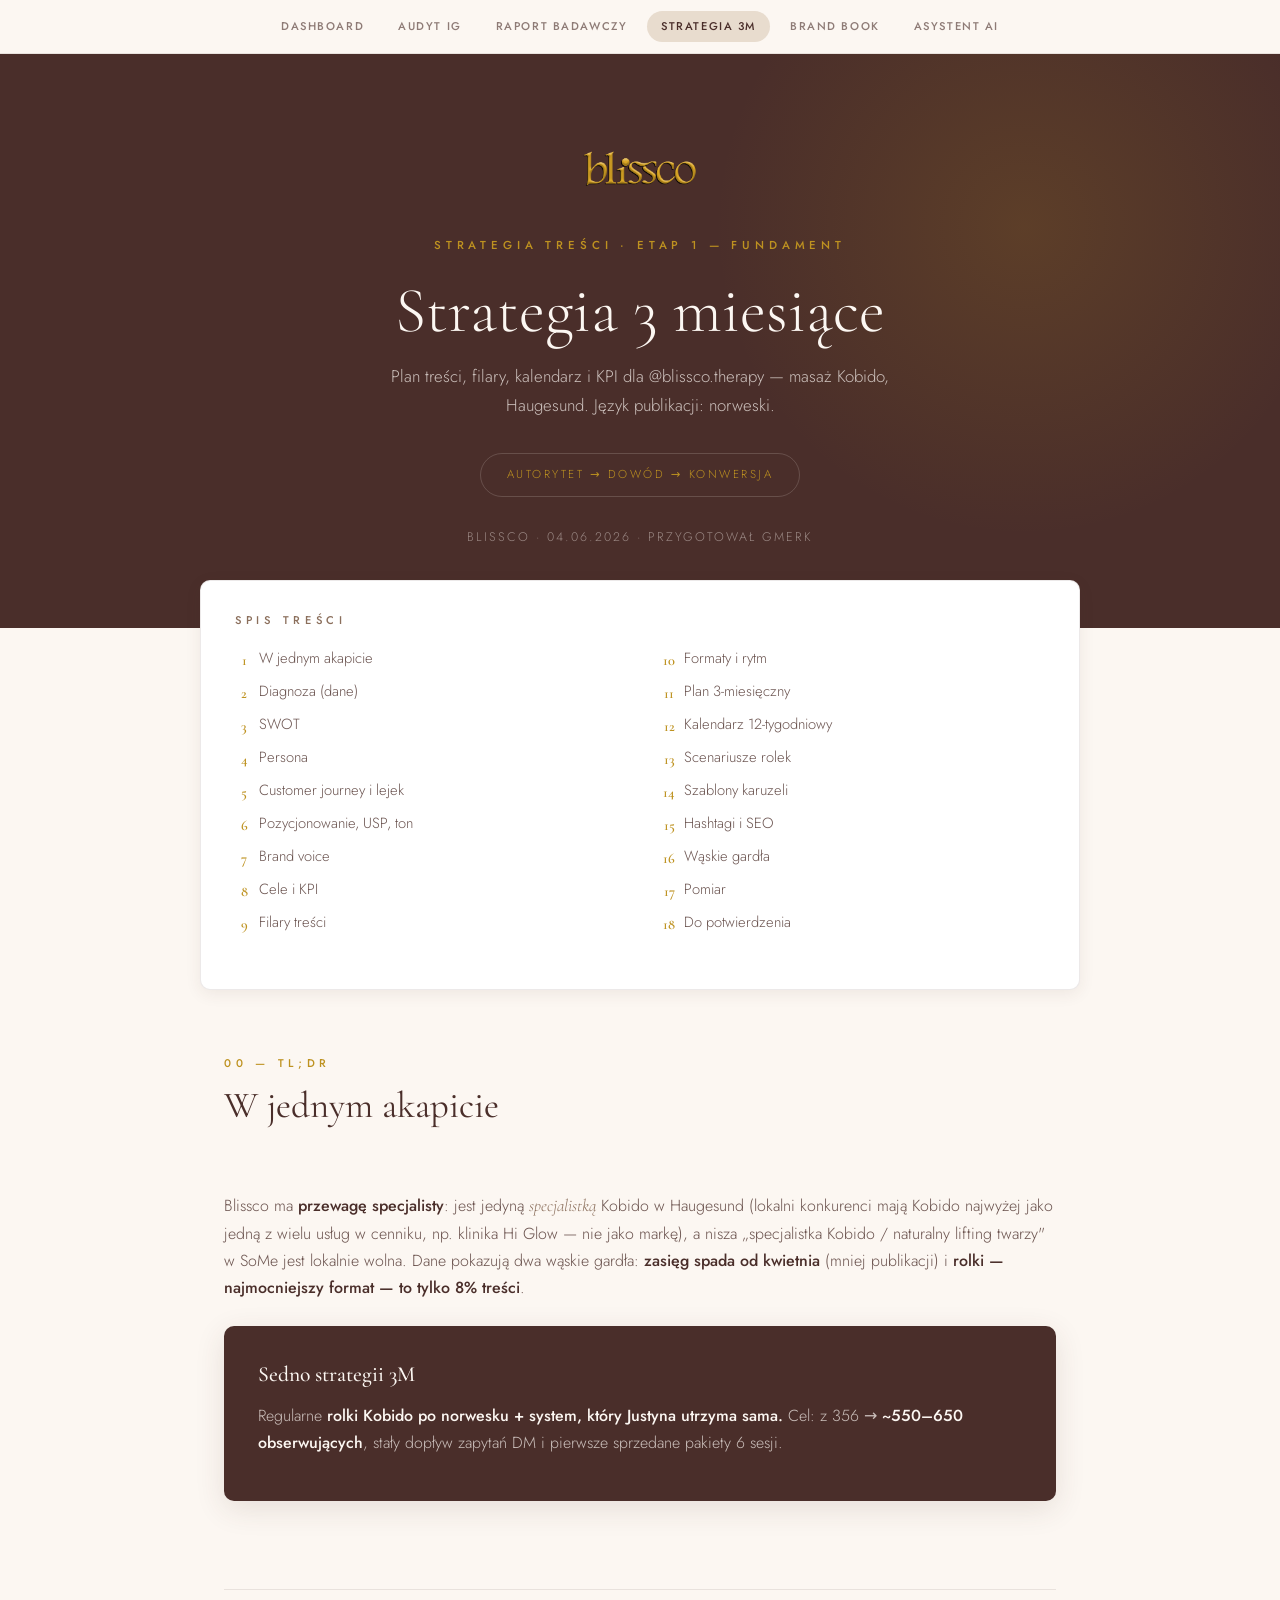
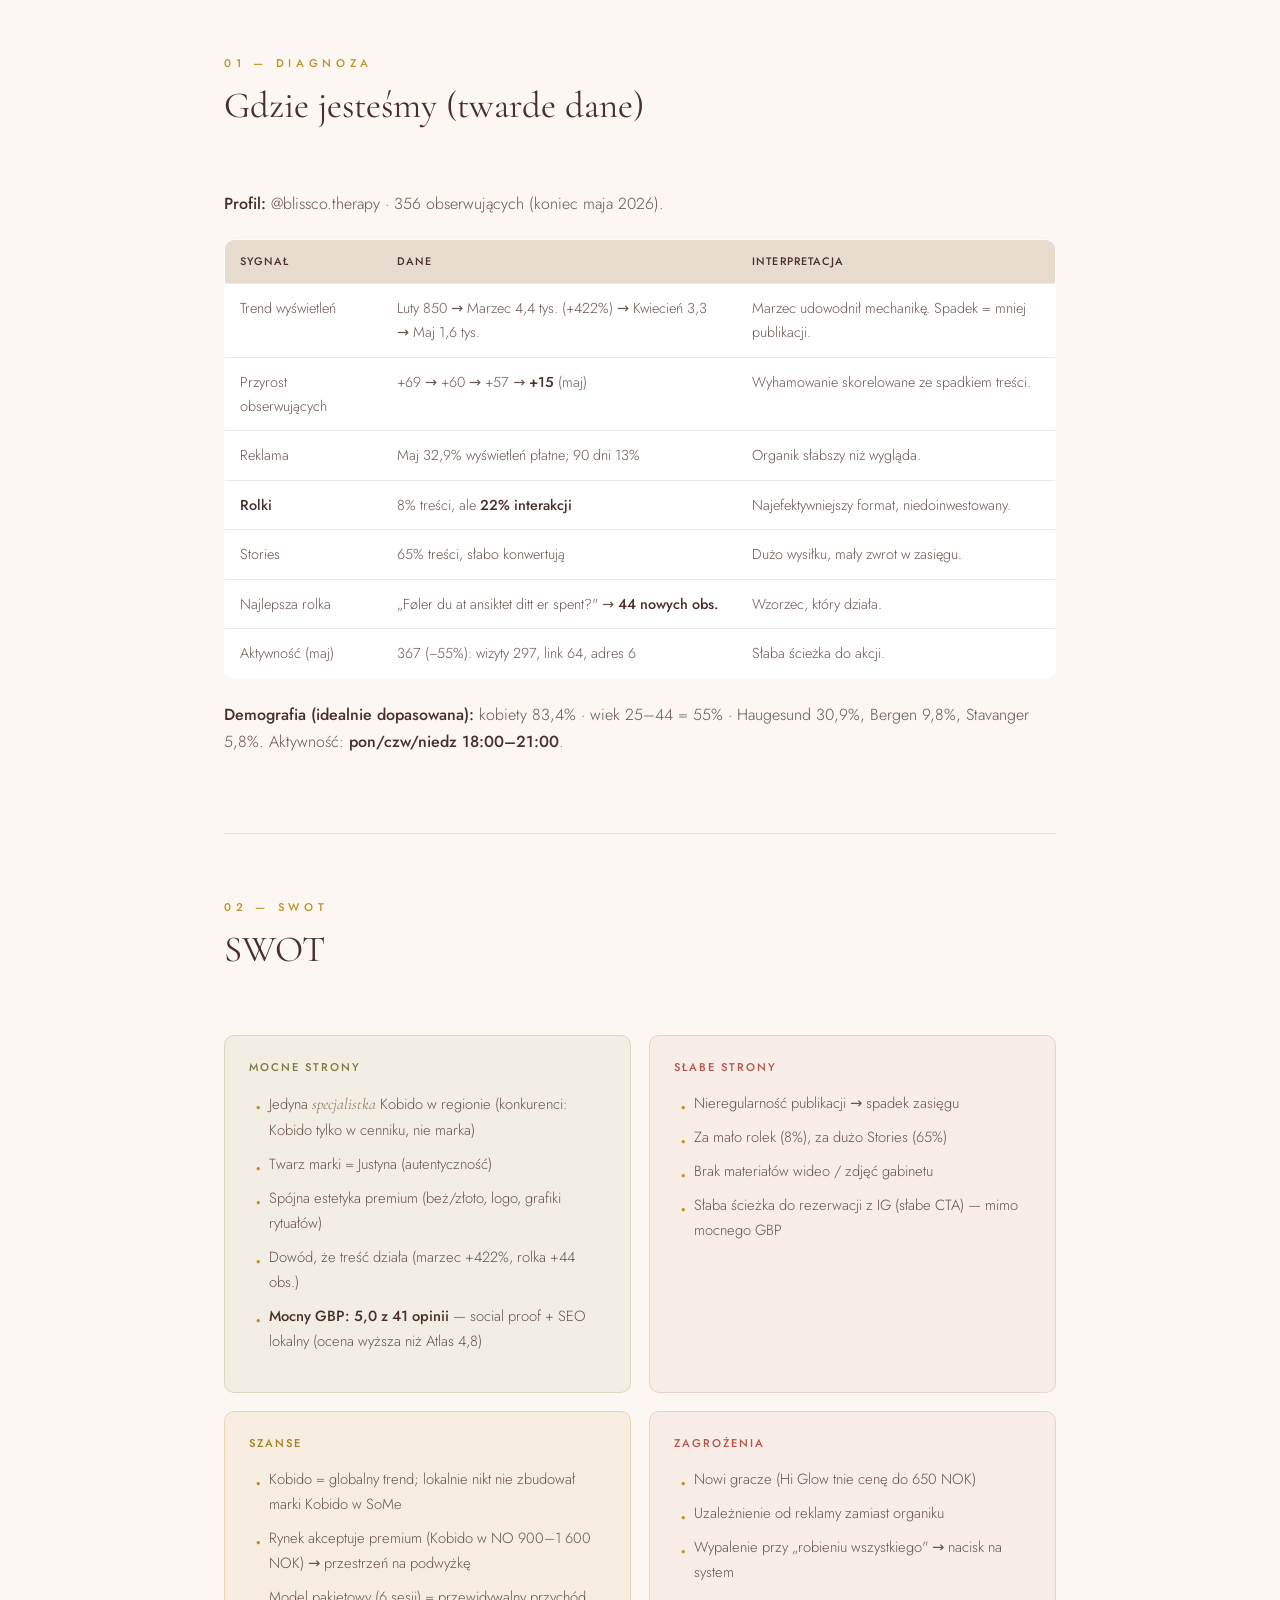
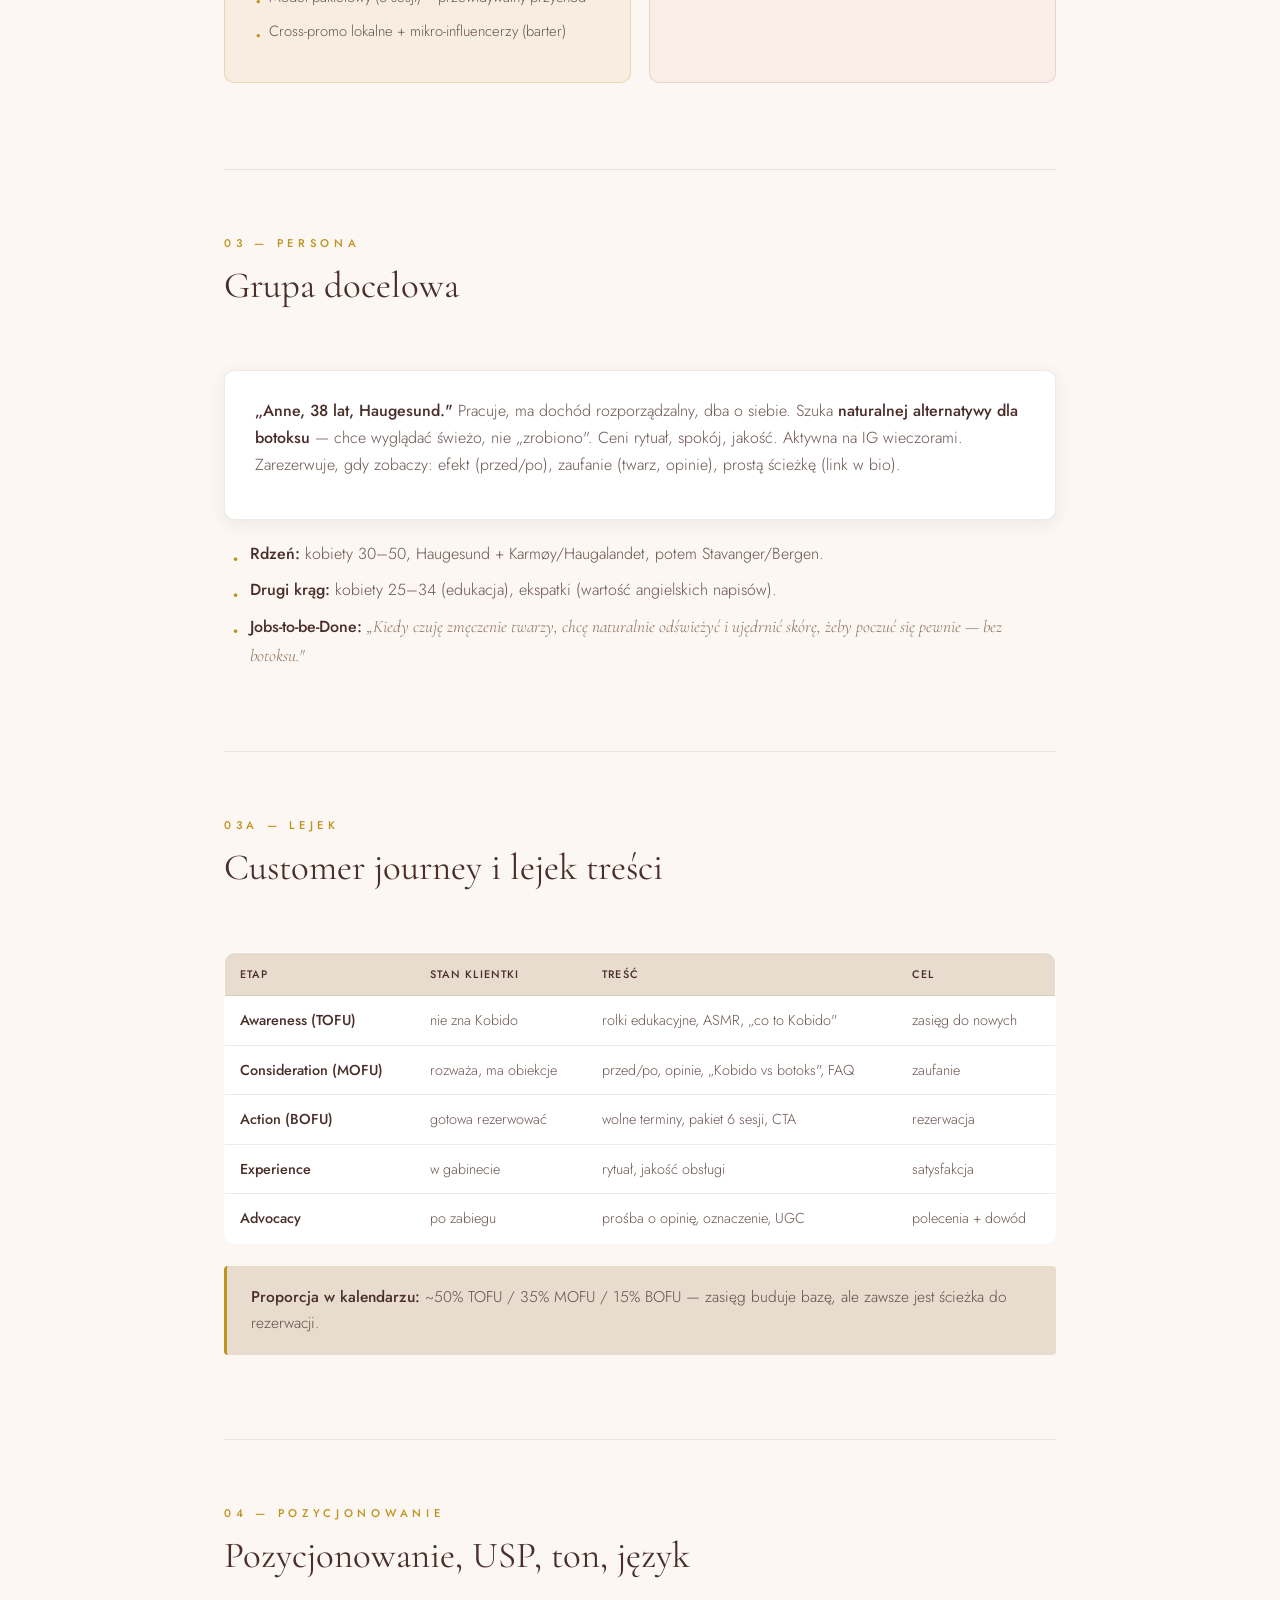
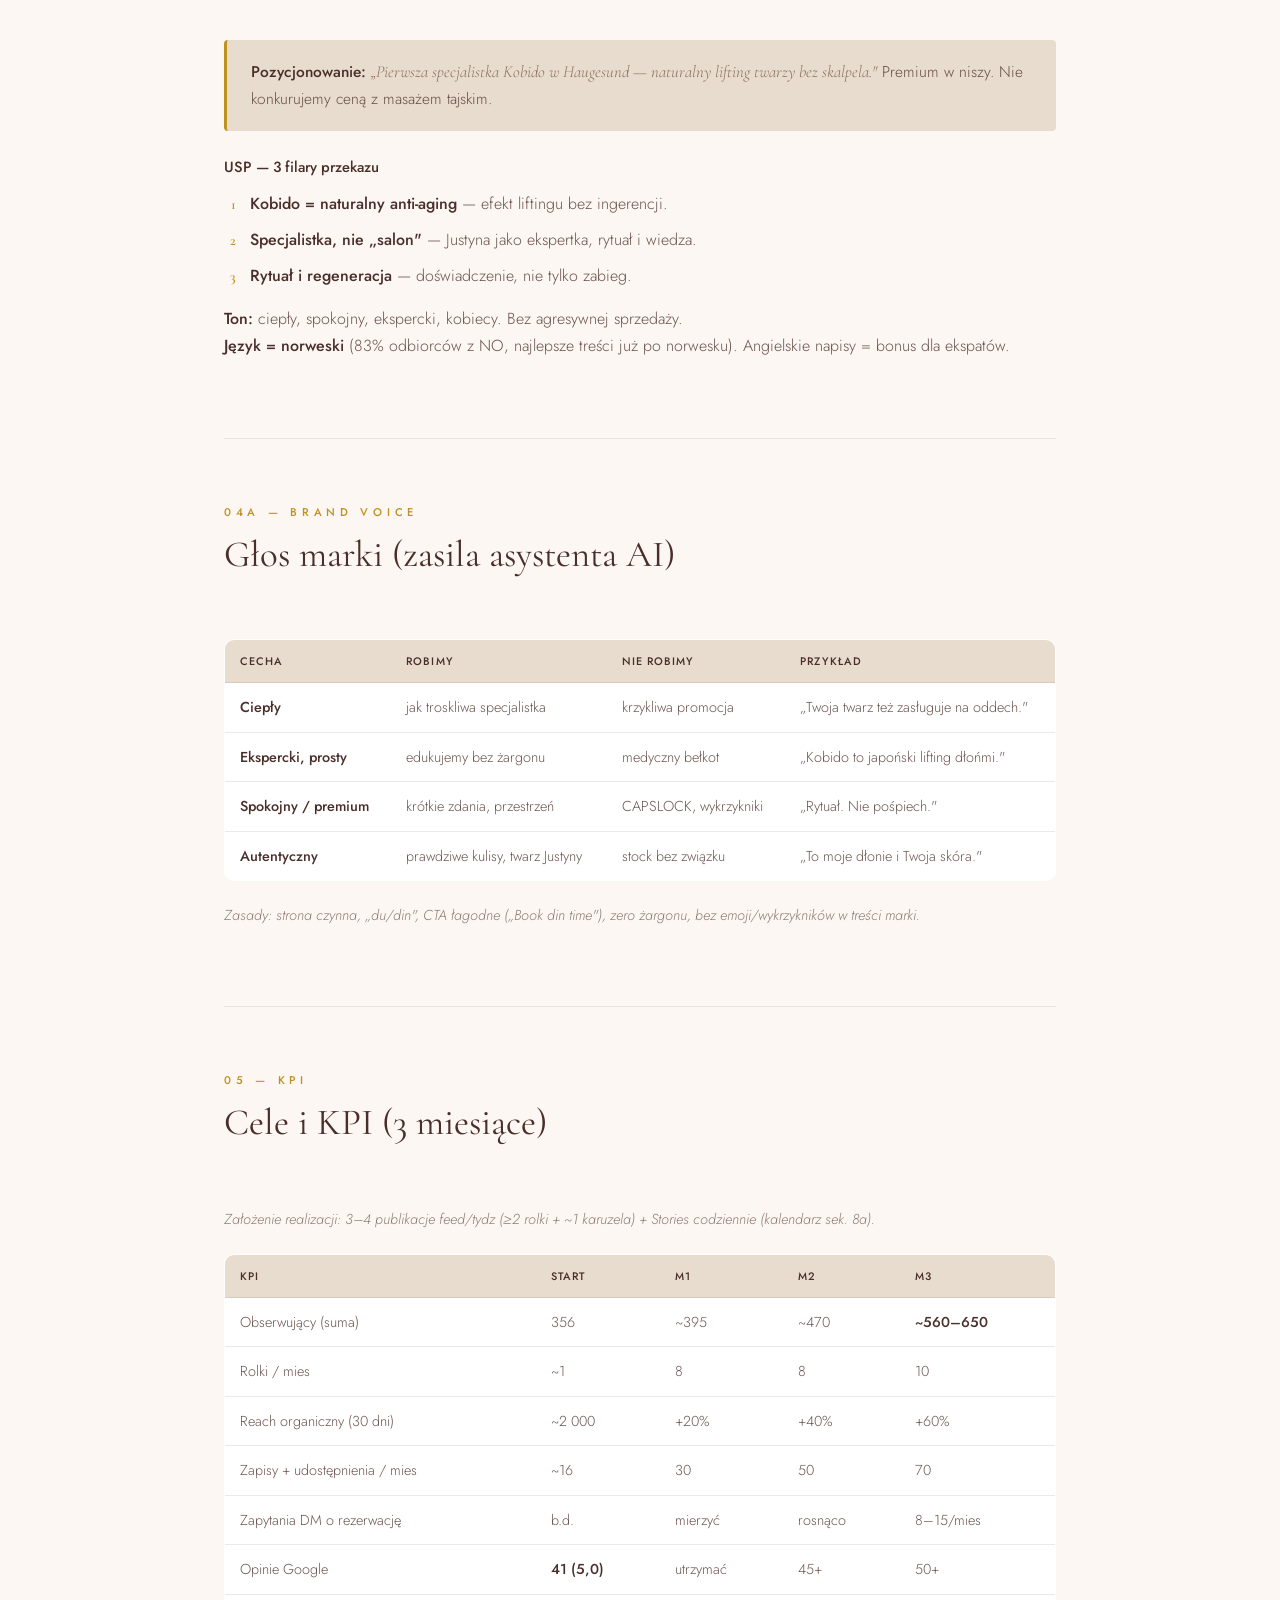
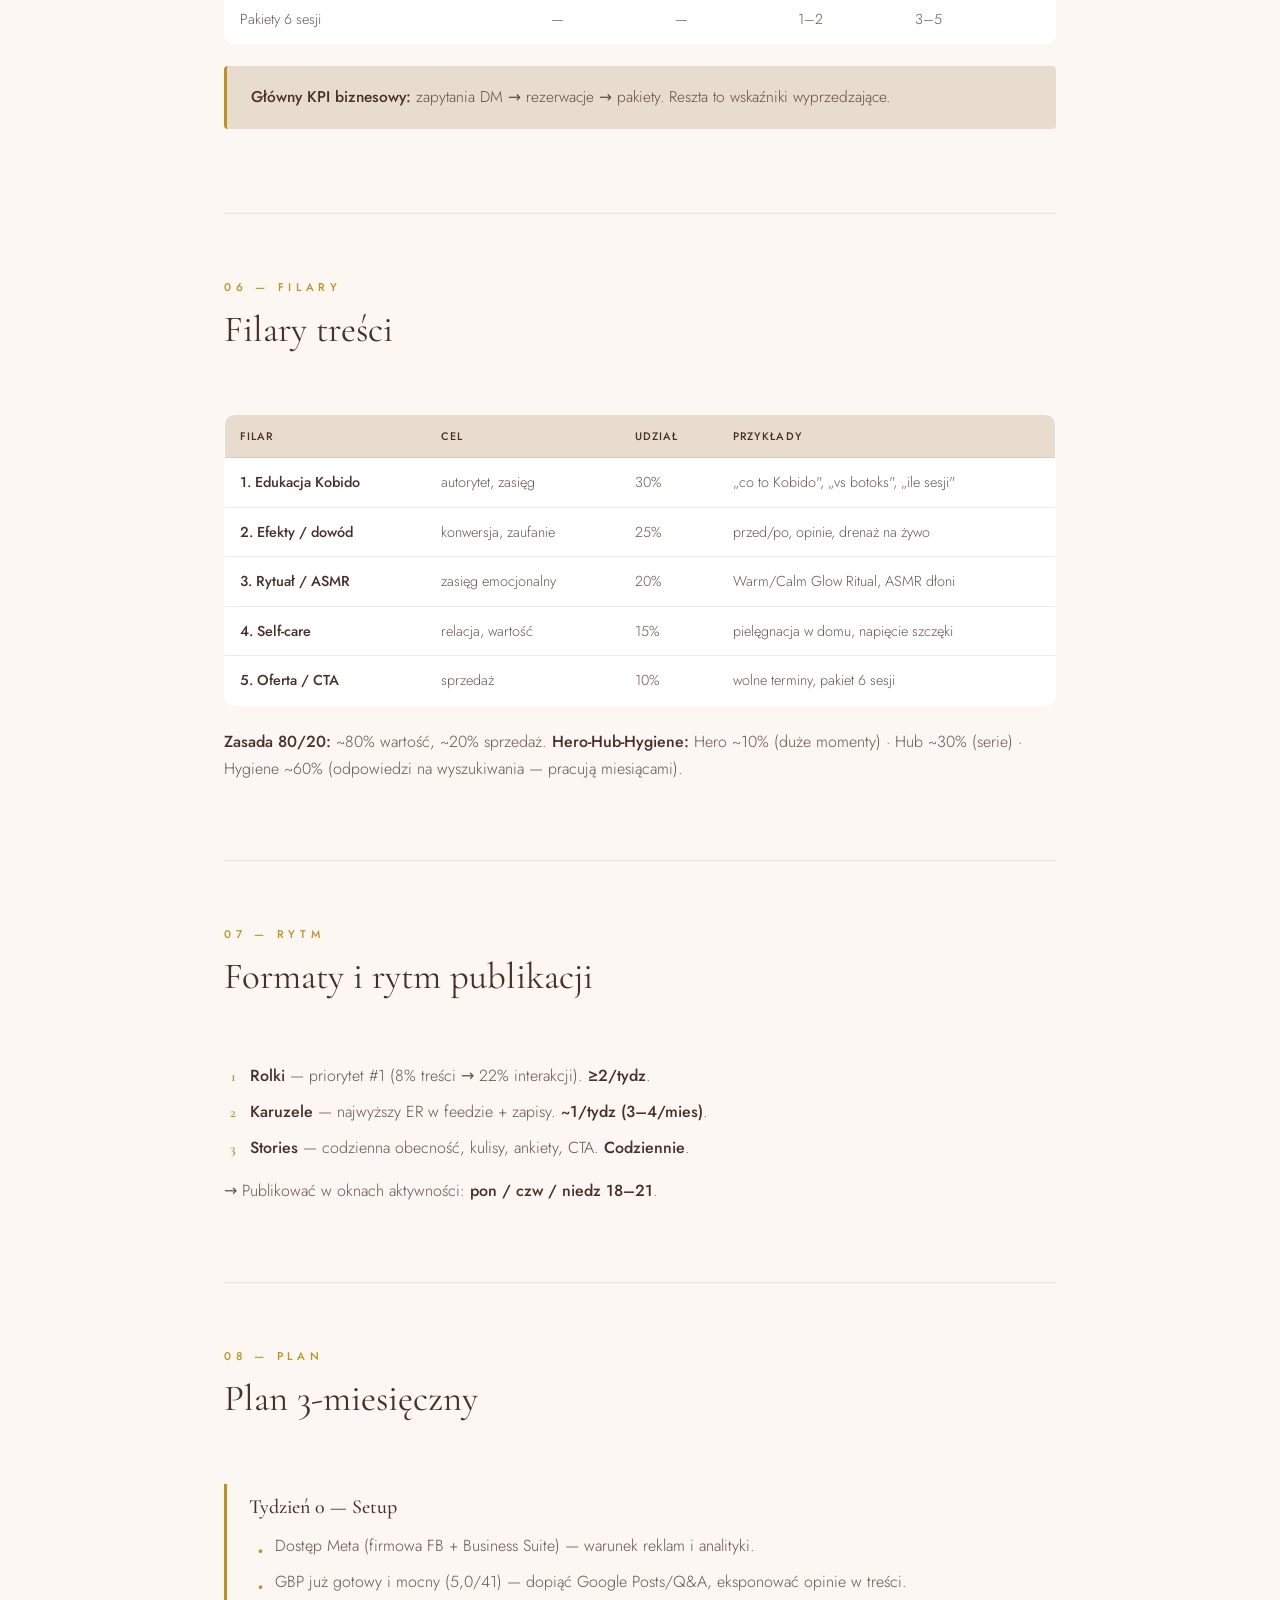
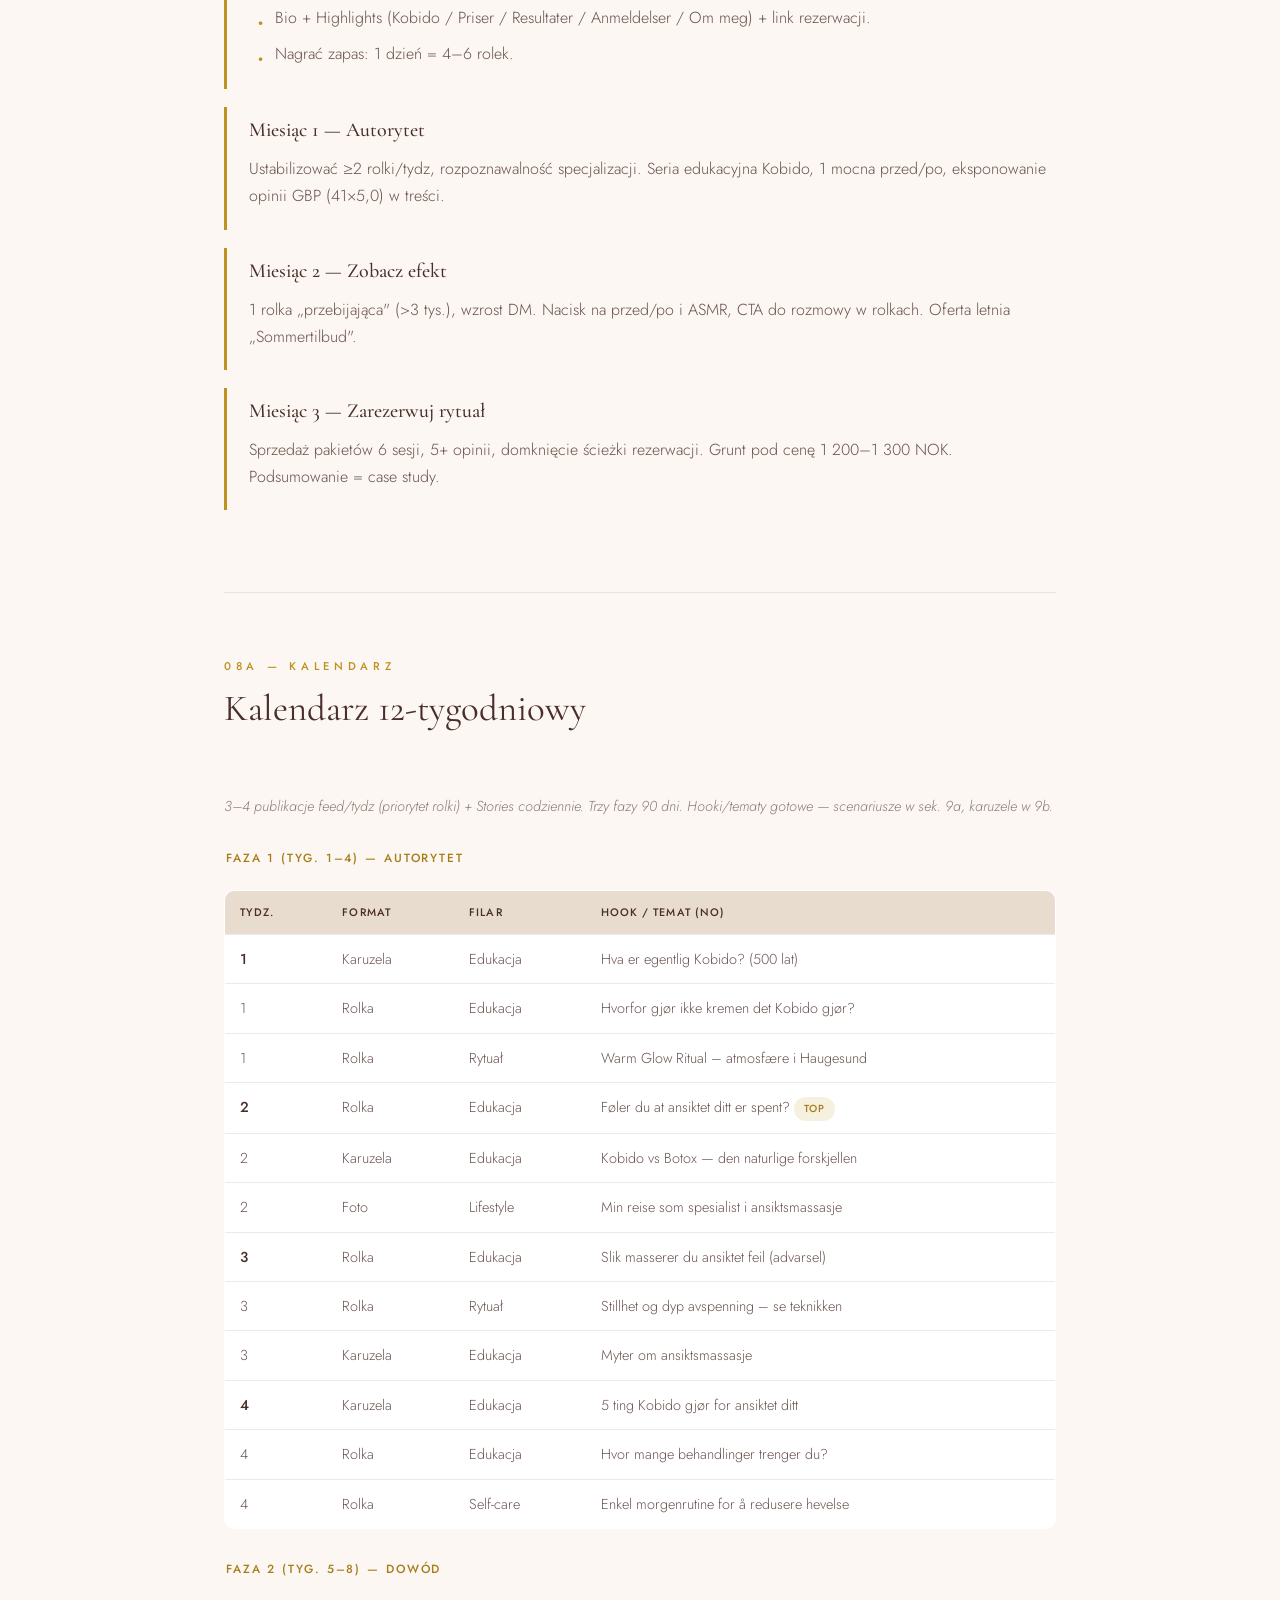
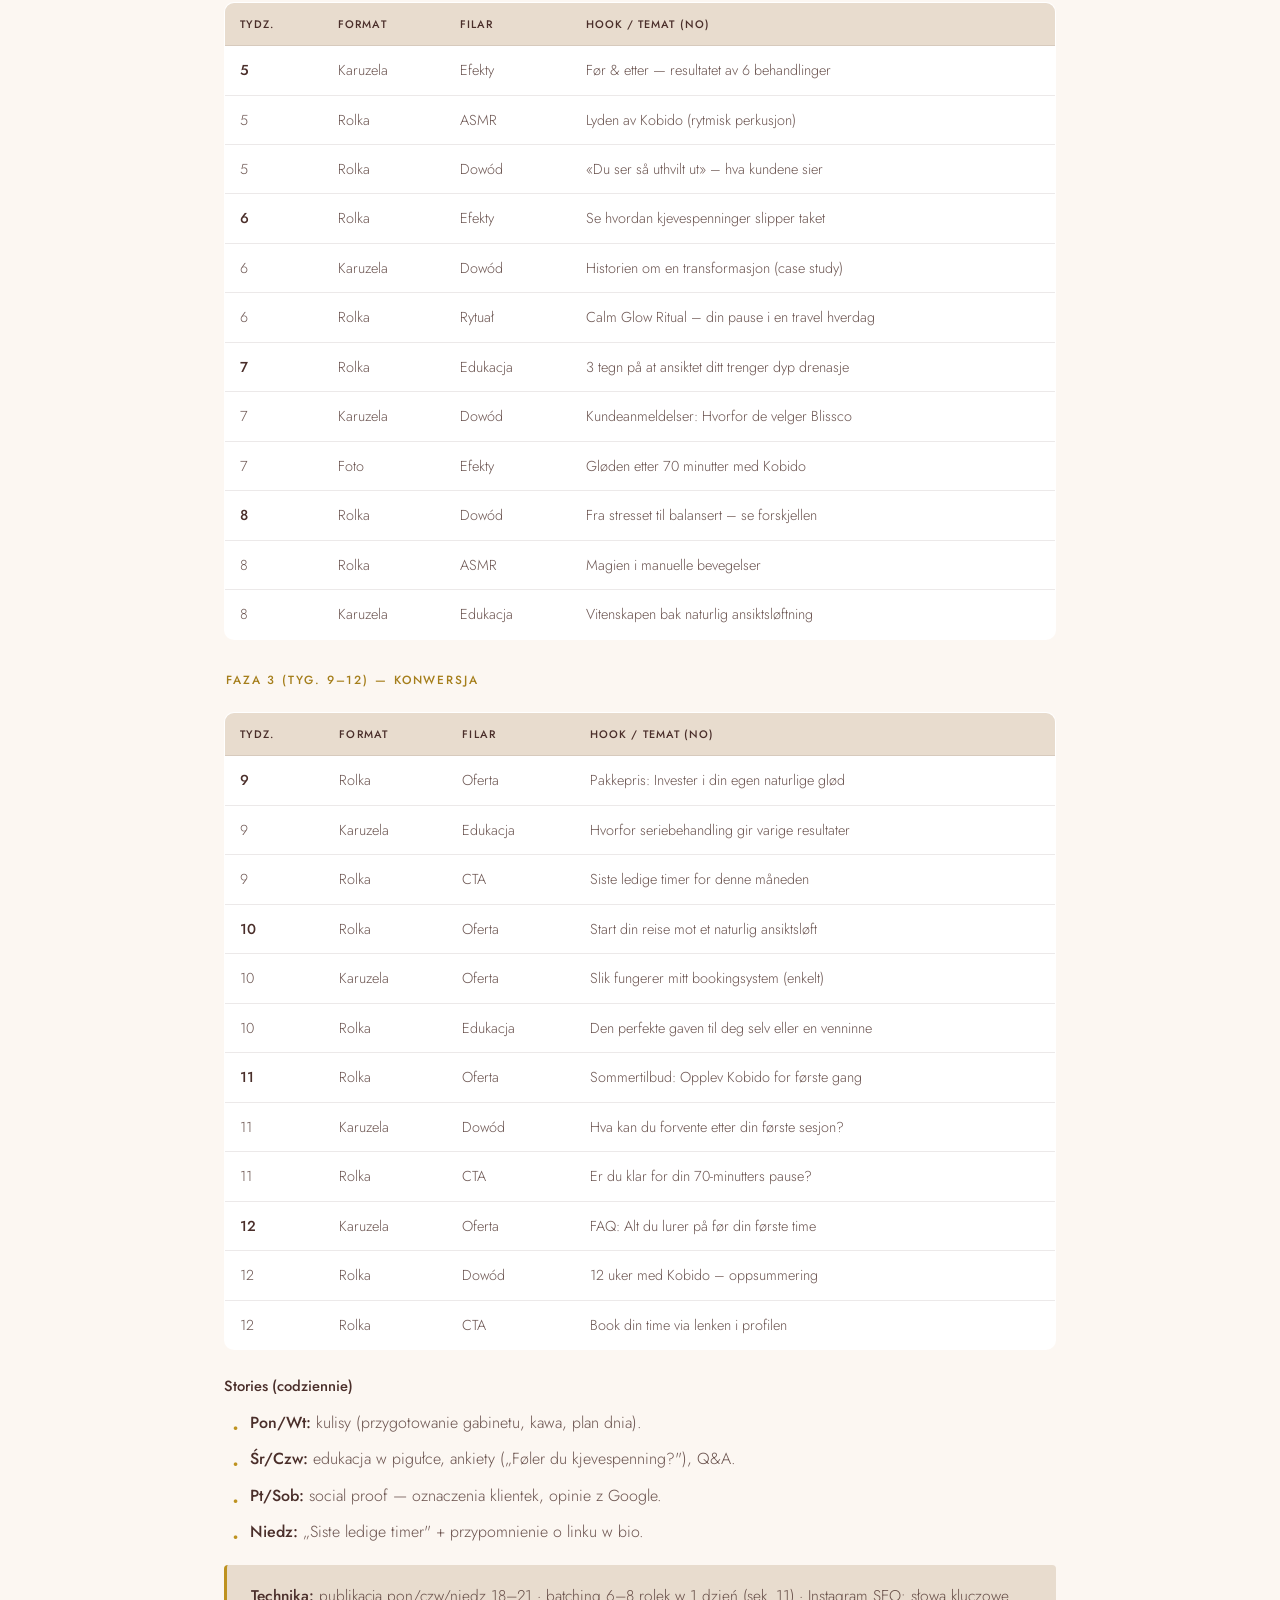
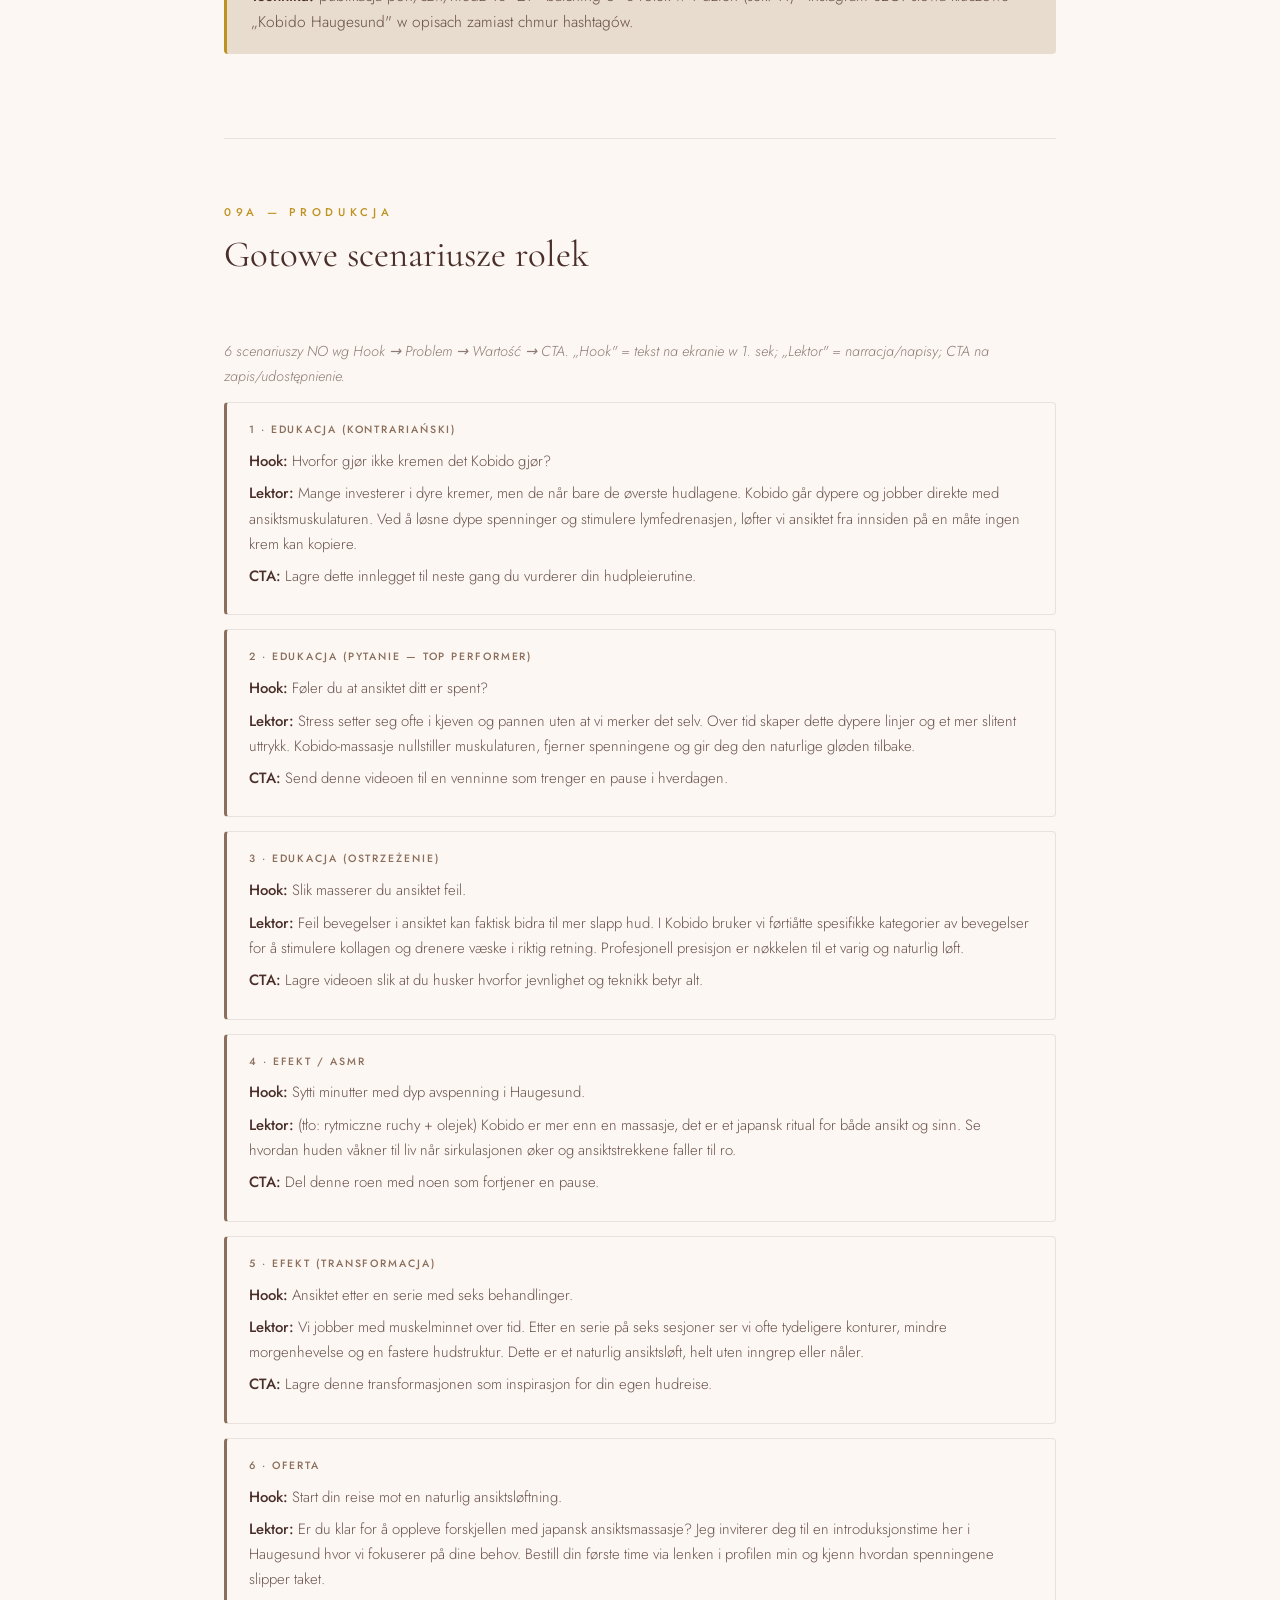
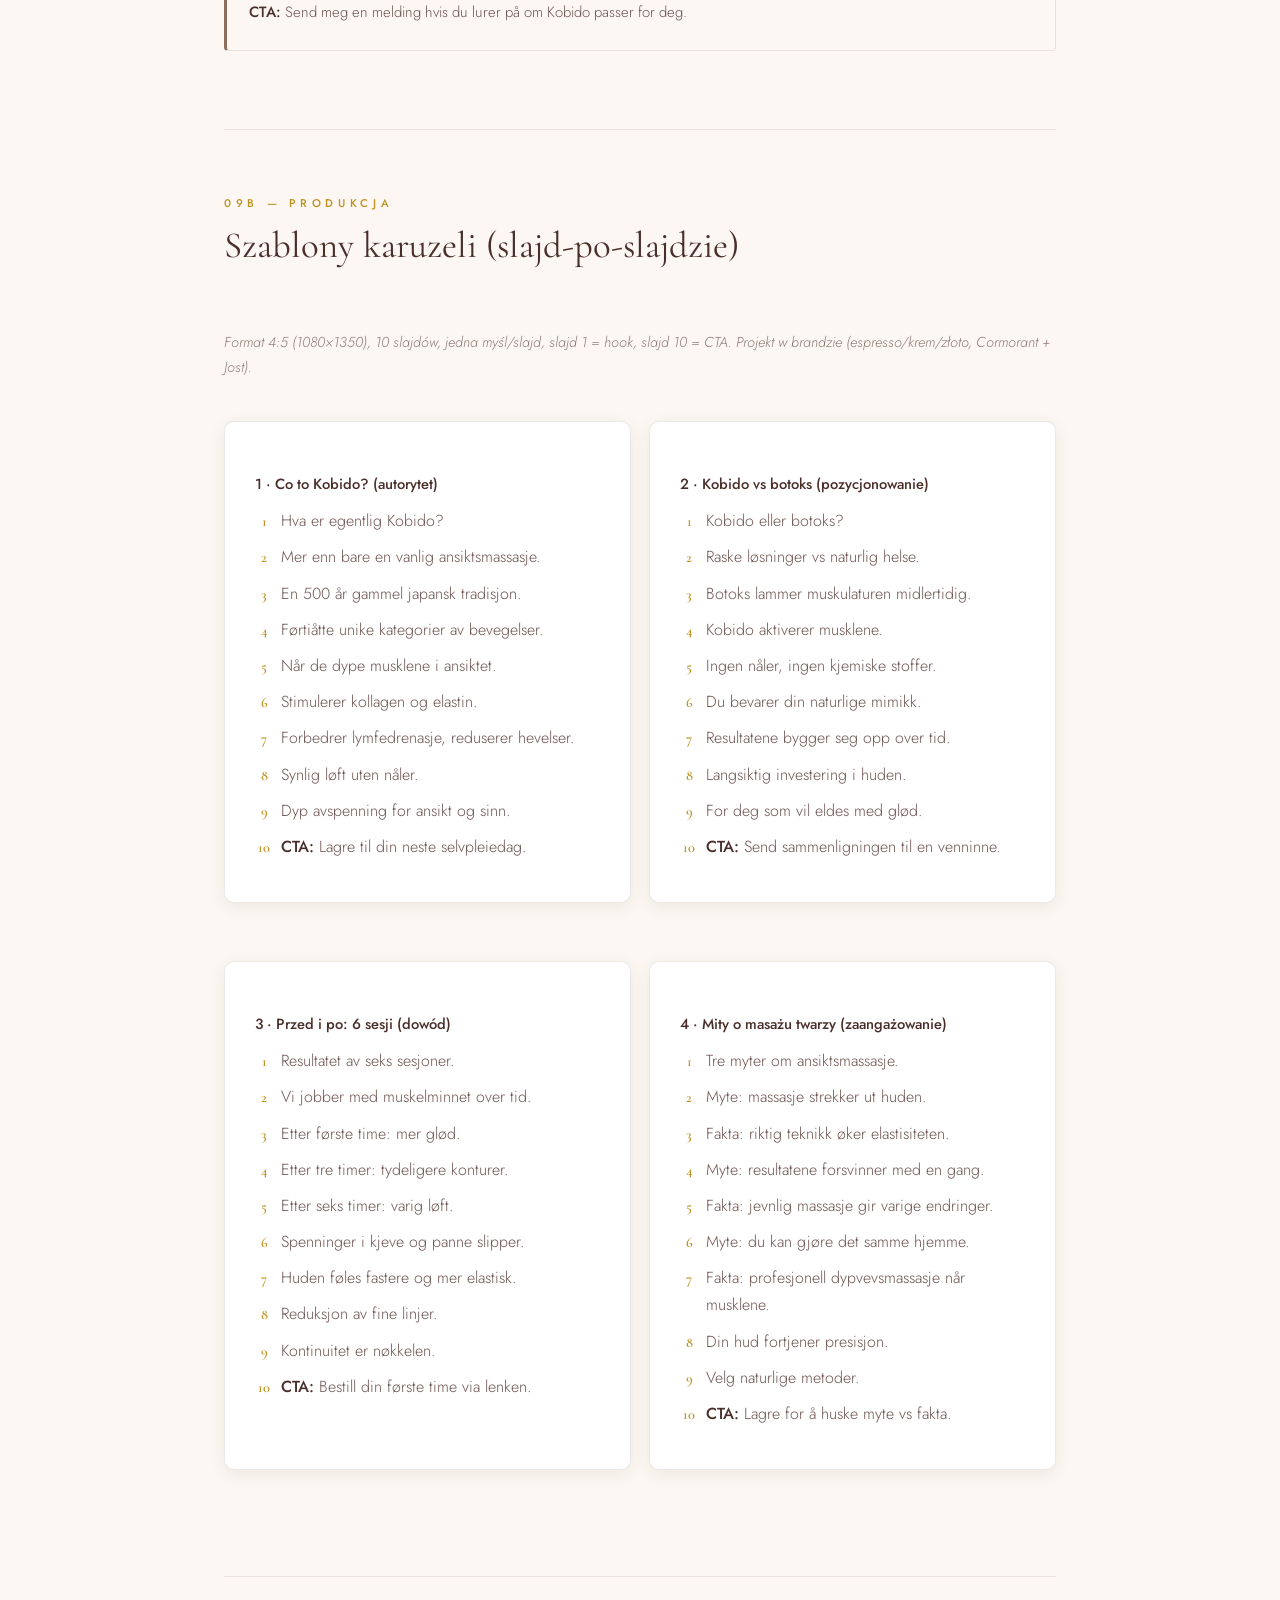
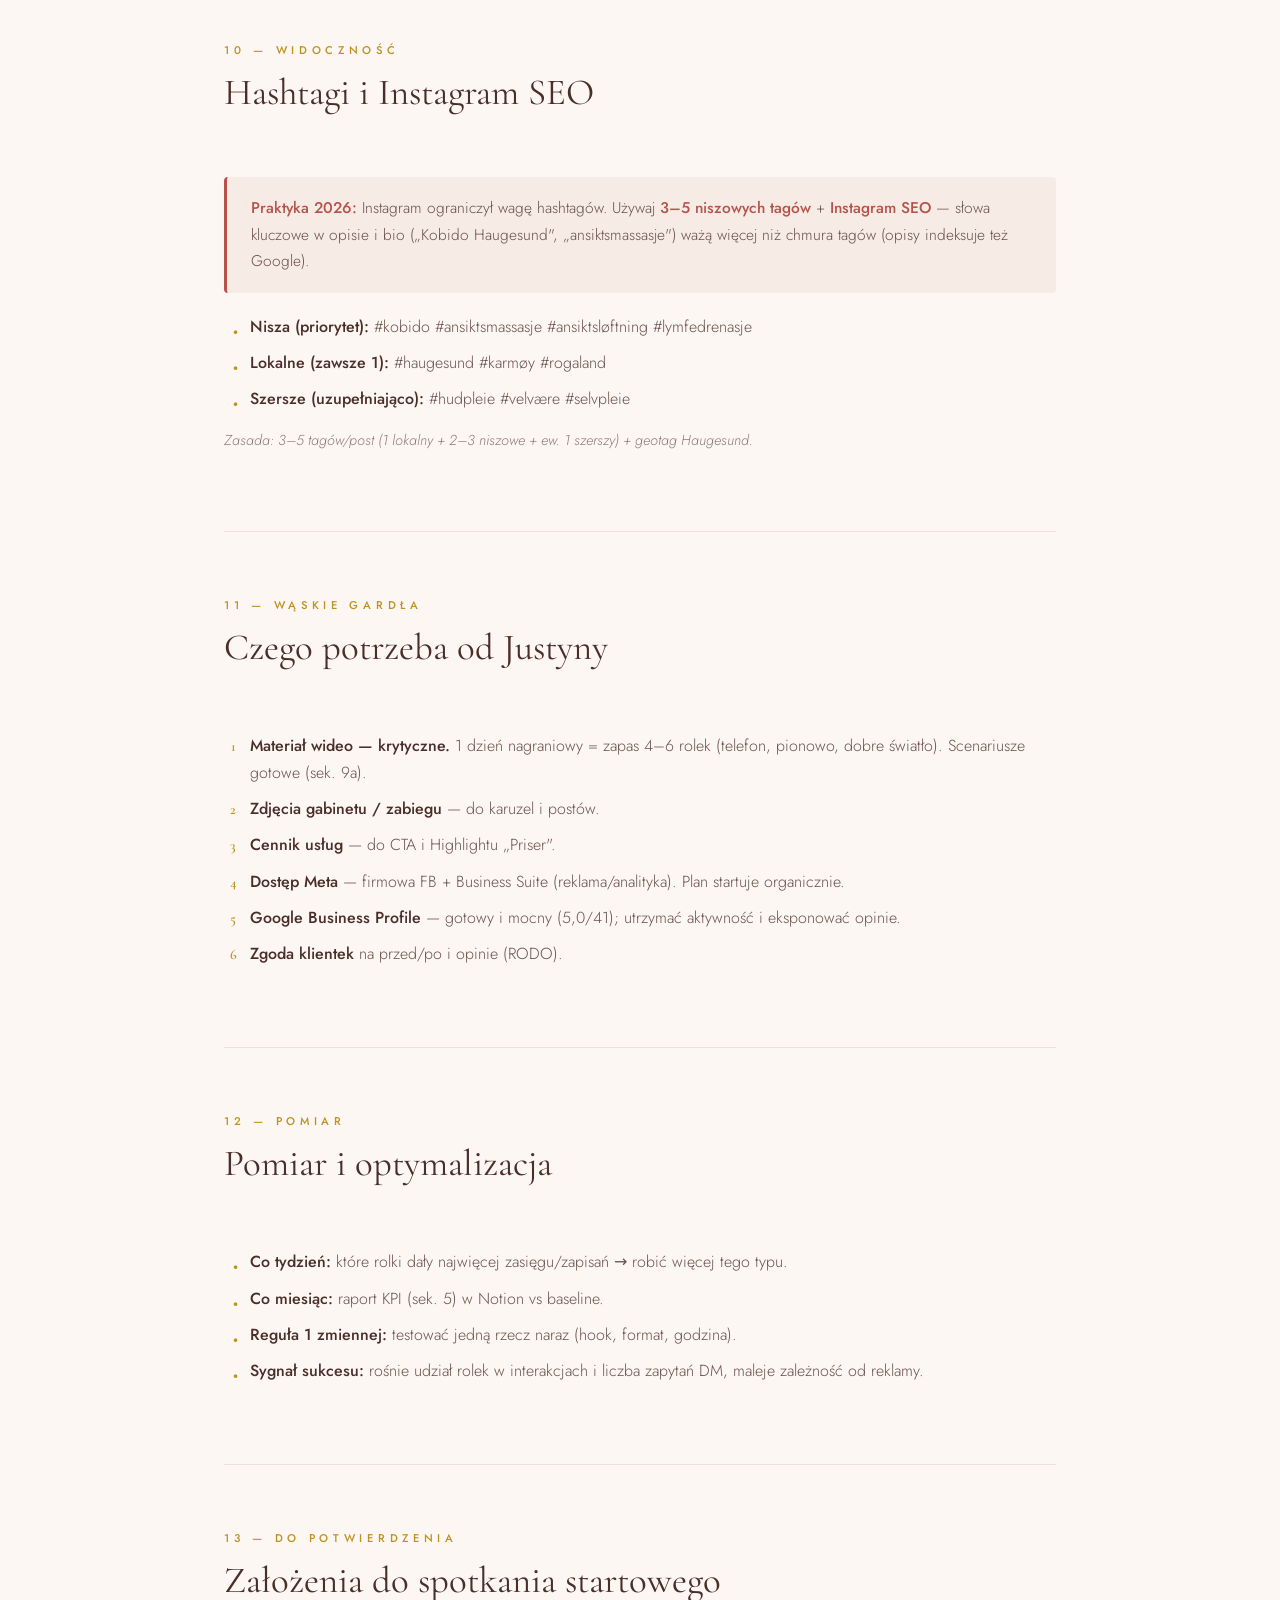
<file: STRATEGIA_3M.html>
<!DOCTYPE html>
<html lang="pl">
<head>
<meta charset="UTF-8">
<meta name="viewport" content="width=device-width, initial-scale=1.0">
<meta name="robots" content="noindex, nofollow">
<title>Blissco — Strategia 3 miesiące</title>
<link rel="preconnect" href="https://fonts.googleapis.com">
<link rel="preconnect" href="https://fonts.gstatic.com" crossorigin>
<link href="https://fonts.googleapis.com/css2?family=Cormorant+Garamond:ital,wght@0,300;0,400;0,500;0,600;1,400&family=Jost:wght@300;400;500;600&display=swap" rel="stylesheet">
<style>
:root{
  --espresso:#4A2E2A; --espresso-deep:#3B231F; --krem:#FCF7F2;
  --zloto:#BE9220; --zloto-jasne:#CC9D22; --zloto-ciemne:#A57E1B;
  --mocha:#8B6F5C; --bez:#E8DCCE; --grafit:#1A1A1A; --surface-card:#FFFFFF;
  --line:rgba(74,46,42,.10); --line-strong:rgba(74,46,42,.22); --line-inverse:rgba(252,247,242,.16);
  --fg1:var(--espresso); --fg2:rgba(74,46,42,.82); --fg3:rgba(74,46,42,.62);
  --fg-on-dark:var(--krem); --fg-on-dark-2:rgba(252,247,242,.72); --fg-on-dark-3:rgba(252,247,242,.45);
  --danger:#B6534A; --success:#7C7A3E;
  --serif:'Cormorant Garamond',Georgia,serif; --sans:'Jost',system-ui,sans-serif;
  --track-eyebrow:.42em; --r-sm:4px; --r-md:6px; --r-lg:10px; --r-pill:999px;
  --shadow-sm:0 4px 16px rgba(74,46,42,.08); --shadow-md:0 8px 30px rgba(74,46,42,.12);
}
*{box-sizing:border-box;margin:0;padding:0}
html{scroll-behavior:smooth}
body{font-family:var(--sans);font-weight:300;line-height:1.7;color:var(--fg1);background:var(--krem);-webkit-font-smoothing:antialiased}

.hero{position:relative;background:var(--espresso);color:var(--fg-on-dark);overflow:hidden;padding:96px 24px 80px;text-align:center}
.hero::after{content:"";position:absolute;top:-30%;right:-10%;width:60%;height:120%;background:radial-gradient(circle,rgba(190,146,32,.16),transparent 60%);pointer-events:none}
.hero-inner{position:relative;max-width:780px;margin:0 auto;z-index:1}
.hero img.logo{height:38px;margin-bottom:40px;opacity:.95}
.eyebrow{font-family:var(--sans);font-weight:500;font-size:.72rem;letter-spacing:var(--track-eyebrow);text-transform:uppercase;color:var(--zloto)}
.hero h1{font-family:var(--serif);font-weight:300;font-size:4rem;line-height:1.04;margin:22px 0 18px}
.hero .sub{font-weight:300;font-size:1.05rem;color:var(--fg-on-dark-2);max-width:560px;margin:0 auto}
.hero .meta{margin-top:30px;font-size:.78rem;letter-spacing:.16em;text-transform:uppercase;color:var(--fg-on-dark-3)}
.badge{display:inline-block;margin-top:34px;padding:11px 26px;border:1px solid var(--line-inverse);border-radius:var(--r-pill);font-size:.72rem;letter-spacing:.22em;text-transform:uppercase;color:var(--zloto)}

.wrap{max-width:880px;margin:0 auto;padding:0 24px}
section.block{padding:64px 0;border-bottom:1px solid var(--line)}
section.block:last-of-type{border-bottom:none}
.sec-eyebrow{font-family:var(--sans);font-weight:500;font-size:.7rem;letter-spacing:var(--track-eyebrow);text-transform:uppercase;color:var(--zloto);display:block;margin-bottom:12px}
h2.sec{font-family:var(--serif);font-weight:400;font-size:2.3rem;line-height:1.12;margin-bottom:64px}
h3.sub{font-family:var(--serif);font-weight:500;font-size:1.4rem;margin:48px 0 14px}
h4.subsub{font-family:var(--sans);font-weight:500;font-size:.92rem;color:var(--espresso);margin:24px 0 10px}
p{font-size:1rem;color:var(--fg2);margin-bottom:14px}
strong{font-weight:500;color:var(--espresso)} em{font-style:italic;font-family:var(--serif);font-size:1.08em;color:var(--mocha)}
a{color:var(--zloto-ciemne);text-decoration:none;border-bottom:1px solid rgba(165,126,27,.35)} a:hover{color:var(--zloto)}
ul,ol{margin:0 0 16px 0;padding-left:0;list-style:none}
ul li,ol li{position:relative;padding-left:26px;margin-bottom:9px;font-size:1rem;color:var(--fg2)}
ul li::before{content:"·";position:absolute;left:8px;top:-2px;color:var(--zloto);font-size:1.4em;font-weight:600}
ol{counter-reset:li} ol li::before{counter-increment:li;content:counter(li);position:absolute;left:0;top:3px;font-family:var(--serif);font-size:.9rem;color:var(--zloto);font-weight:600;width:18px;text-align:center}

.toc{background:var(--surface-card);border:1px solid var(--line);border-radius:var(--r-lg);box-shadow:var(--shadow-sm);padding:30px 34px;margin:-48px auto 0;max-width:880px;position:relative;z-index:2}
.toc h4{font-family:var(--sans);font-weight:500;font-size:.7rem;letter-spacing:var(--track-eyebrow);text-transform:uppercase;color:var(--mocha);margin-bottom:16px}
.toc ol{columns:2;column-gap:40px}
.toc li{padding-left:24px;margin-bottom:8px;font-size:.92rem;break-inside:avoid} .toc li::before{top:3px}
.toc a{color:var(--fg2);border:none} .toc a:hover{color:var(--zloto-ciemne)}

.card{background:var(--surface-card);border:1px solid var(--line);border-radius:var(--r-lg);box-shadow:var(--shadow-sm);padding:26px 30px;margin:20px 0}
.callout{background:var(--bez);border-left:3px solid var(--zloto);border-radius:var(--r-sm);padding:18px 24px;margin:20px 0;font-size:.97rem;color:var(--fg2)}
.callout.warn{background:rgba(182,83,74,.07);border-left-color:var(--danger)} .callout.warn strong{color:var(--danger)}
.note{font-size:.9rem;color:var(--fg3);font-style:italic}
.dark-card{background:var(--espresso);color:var(--fg-on-dark);border-radius:var(--r-lg);padding:30px 34px;margin:24px 0;box-shadow:var(--shadow-md)}
.dark-card h3{color:var(--krem);font-family:var(--serif);font-weight:500;font-size:1.35rem;margin-bottom:10px} .dark-card p{color:var(--fg-on-dark-2)} .dark-card strong{color:var(--krem)}

.tbl-wrap{overflow-x:auto;margin:22px 0}
table{width:100%;border-collapse:collapse;font-size:.9rem;background:var(--surface-card);border:1px solid var(--line);border-radius:var(--r-lg);overflow:hidden}
thead th{background:var(--bez);color:var(--espresso);font-family:var(--sans);font-weight:500;font-size:.68rem;letter-spacing:.1em;text-transform:uppercase;text-align:left;padding:12px 15px}
tbody td{padding:12px 15px;border-top:1px solid var(--line);color:var(--fg2);vertical-align:top} tbody tr:hover{background:rgba(232,220,206,.25)} table strong{color:var(--espresso)}

.pill{display:inline-block;font-family:var(--sans);font-weight:500;font-size:.64rem;letter-spacing:.1em;text-transform:uppercase;padding:3px 10px;border-radius:var(--r-pill)}
.pill.gold{background:rgba(190,146,32,.14);color:var(--zloto-ciemne)}

.grid2{display:grid;grid-template-columns:1fr 1fr;gap:18px;margin:22px 0}
.col-card{border-radius:var(--r-lg);padding:22px 24px}
.col-card h4{font-family:var(--sans);font-weight:500;font-size:.7rem;letter-spacing:.18em;text-transform:uppercase;margin-bottom:14px}
.col-card li{font-size:.92rem;padding-left:20px} .col-card li::before{left:6px}
.cc-good{background:rgba(124,122,62,.07);border:1px solid rgba(124,122,62,.2)} .cc-good h4{color:var(--success)}
.cc-bad{background:rgba(182,83,74,.06);border:1px solid rgba(182,83,74,.18)} .cc-bad h4{color:var(--danger)}
.cc-gold{background:rgba(190,146,32,.08);border:1px solid rgba(190,146,32,.25)} .cc-gold h4{color:var(--zloto-ciemne)}
.cc-neutral{background:var(--surface-card);border:1px solid var(--line)} .cc-neutral h4{color:var(--mocha)}

.tpl{background:var(--krem);border:1px solid var(--line);border-left:3px solid var(--mocha);border-radius:var(--r-sm);padding:18px 22px;margin:14px 0}
.tpl .lab{font-family:var(--sans);font-weight:500;font-size:.66rem;letter-spacing:.18em;text-transform:uppercase;color:var(--mocha);display:block;margin-bottom:10px}
.tpl p{font-size:.93rem;margin-bottom:7px} .tpl .k{font-weight:500;color:var(--espresso)}

.phase-h{font-family:var(--sans);font-weight:500;font-size:.74rem;letter-spacing:.16em;text-transform:uppercase;color:var(--zloto-ciemne);margin:30px 0 8px;padding-left:2px}
.month{border-left:3px solid var(--zloto);padding:6px 0 6px 22px;margin:18px 0}
.month h4{font-family:var(--serif);font-weight:500;font-size:1.25rem;color:var(--espresso);margin-bottom:8px}

.footer{background:var(--espresso);color:var(--fg-on-dark);text-align:center;padding:70px 24px 60px}
.footer img.logo{height:32px;margin-bottom:26px;opacity:.92}
.footer .quote{font-family:var(--serif);font-style:italic;font-size:1.5rem;color:var(--zloto);margin-bottom:24px}
.footer .meta{font-size:.76rem;letter-spacing:.08em;color:var(--fg-on-dark-3);max-width:620px;margin:0 auto;line-height:1.8}

@media(max-width:680px){.hero{padding:64px 20px 56px}.hero h1{font-size:2.6rem}h2.sec{font-size:1.8rem;margin-bottom:48px}.toc ol{columns:1}.grid2{grid-template-columns:1fr}}
.topnav{position:sticky;top:0;z-index:50;display:flex;justify-content:center;gap:6px;flex-wrap:wrap;background:var(--krem);border-bottom:1px solid var(--line);padding:11px 14px}
.topnav a{font-family:var(--sans);font-weight:500;font-size:.7rem;letter-spacing:.14em;text-transform:uppercase;color:var(--fg3);text-decoration:none;border:none;padding:6px 14px;border-radius:999px;transition:background .2s,color .2s}
.topnav a:hover{color:var(--espresso);background:rgba(232,220,206,.5)}
.topnav a.active{color:var(--espresso);background:var(--bez)}
</style>
</head>
<body>
<nav class="topnav">
<a href="DASHBOARD_BLISSCO.html">Dashboard</a>
<a href="AUDYT_INSTAGRAM.html">Audyt IG</a>
<a href="RAPORT_BADAWCZY.html">Raport badawczy</a>
<a href="STRATEGIA_3M.html" class="active">Strategia 3M</a>
<a href="BRAND_BOOK.html">Brand book</a>
<a href="ASYSTENT.html">Asystent AI</a>
</nav>

<header class="hero">
  <div class="hero-inner">
    <img class="logo" src="assets/blissco-logo-zlote.png" alt="blissco">
    <div class="eyebrow">Strategia treści · Etap 1 — Fundament</div>
    <h1>Strategia 3 miesiące</h1>
    <p class="sub">Plan treści, filary, kalendarz i KPI dla @blissco.therapy — masaż Kobido, Haugesund. Język publikacji: norweski.</p>
    <div class="badge">Autorytet → Dowód → Konwersja</div>
    <div class="meta">Blissco · 04.06.2026 · przygotował GMERK</div>
  </div>
</header>

<nav class="toc">
  <h4>Spis treści</h4>
  <ol>
    <li><a href="#s0">W jednym akapicie</a></li>
    <li><a href="#s1">Diagnoza (dane)</a></li>
    <li><a href="#s2">SWOT</a></li>
    <li><a href="#s3">Persona</a></li>
    <li><a href="#s3a">Customer journey i lejek</a></li>
    <li><a href="#s4">Pozycjonowanie, USP, ton</a></li>
    <li><a href="#s4a">Brand voice</a></li>
    <li><a href="#s5">Cele i KPI</a></li>
    <li><a href="#s6">Filary treści</a></li>
    <li><a href="#s7">Formaty i rytm</a></li>
    <li><a href="#s8">Plan 3-miesięczny</a></li>
    <li><a href="#s8a">Kalendarz 12-tygodniowy</a></li>
    <li><a href="#s9a">Scenariusze rolek</a></li>
    <li><a href="#s9b">Szablony karuzeli</a></li>
    <li><a href="#s10">Hashtagi i SEO</a></li>
    <li><a href="#s11">Wąskie gardła</a></li>
    <li><a href="#s12">Pomiar</a></li>
    <li><a href="#s13">Do potwierdzenia</a></li>
  </ol>
</nav>

<main class="wrap">

<section class="block" id="s0">
  <span class="sec-eyebrow">00 — TL;DR</span>
  <h2 class="sec">W jednym akapicie</h2>
  <p>Blissco ma <strong>przewagę specjalisty</strong>: jest jedyną <em>specjalistką</em> Kobido w Haugesund (lokalni konkurenci mają Kobido najwyżej jako jedną z wielu usług w cenniku, np. klinika Hi Glow — nie jako markę), a nisza „specjalistka Kobido / naturalny lifting twarzy" w SoMe jest lokalnie wolna. Dane pokazują dwa wąskie gardła: <strong>zasięg spada od kwietnia</strong> (mniej publikacji) i <strong>rolki — najmocniejszy format — to tylko 8% treści</strong>.</p>
  <div class="dark-card"><h3>Sedno strategii 3M</h3><p>Regularne <strong>rolki Kobido po norwesku + system, który Justyna utrzyma sama.</strong> Cel: z 356 → <strong>~550–650 obserwujących</strong>, stały dopływ zapytań DM i pierwsze sprzedane pakiety 6 sesji.</p></div>
</section>

<section class="block" id="s1">
  <span class="sec-eyebrow">01 — Diagnoza</span>
  <h2 class="sec">Gdzie jesteśmy (twarde dane)</h2>
  <p><strong>Profil:</strong> @blissco.therapy · 356 obserwujących (koniec maja 2026).</p>
  <div class="tbl-wrap"><table>
    <thead><tr><th>Sygnał</th><th>Dane</th><th>Interpretacja</th></tr></thead>
    <tbody>
      <tr><td>Trend wyświetleń</td><td>Luty 850 → Marzec 4,4 tys. (+422%) → Kwiecień 3,3 → Maj 1,6 tys.</td><td>Marzec udowodnił mechanikę. Spadek = mniej publikacji.</td></tr>
      <tr><td>Przyrost obserwujących</td><td>+69 → +60 → +57 → <strong>+15</strong> (maj)</td><td>Wyhamowanie skorelowane ze spadkiem treści.</td></tr>
      <tr><td>Reklama</td><td>Maj 32,9% wyświetleń płatne; 90 dni 13%</td><td>Organik słabszy niż wygląda.</td></tr>
      <tr><td><strong>Rolki</strong></td><td>8% treści, ale <strong>22% interakcji</strong></td><td>Najefektywniejszy format, niedoinwestowany.</td></tr>
      <tr><td>Stories</td><td>65% treści, słabo konwertują</td><td>Dużo wysiłku, mały zwrot w zasięgu.</td></tr>
      <tr><td>Najlepsza rolka</td><td>„Føler du at ansiktet ditt er spent?" → <strong>44 nowych obs.</strong></td><td>Wzorzec, który działa.</td></tr>
      <tr><td>Aktywność (maj)</td><td>367 (−55%): wizyty 297, link 64, adres 6</td><td>Słaba ścieżka do akcji.</td></tr>
    </tbody>
  </table></div>
  <p><strong>Demografia (idealnie dopasowana):</strong> kobiety 83,4% · wiek 25–44 = 55% · Haugesund 30,9%, Bergen 9,8%, Stavanger 5,8%. Aktywność: <strong>pon/czw/niedz 18:00–21:00</strong>.</p>
</section>

<section class="block" id="s2">
  <span class="sec-eyebrow">02 — SWOT</span>
  <h2 class="sec">SWOT</h2>
  <div class="grid2">
    <div class="col-card cc-good"><h4>Mocne strony</h4><ul>
      <li>Jedyna <em>specjalistka</em> Kobido w regionie (konkurenci: Kobido tylko w cenniku, nie marka)</li>
      <li>Twarz marki = Justyna (autentyczność)</li>
      <li>Spójna estetyka premium (beż/złoto, logo, grafiki rytuałów)</li>
      <li>Dowód, że treść działa (marzec +422%, rolka +44 obs.)</li>
      <li><strong>Mocny GBP: 5,0 z 41 opinii</strong> — social proof + SEO lokalny (ocena wyższa niż Atlas 4,8)</li>
    </ul></div>
    <div class="col-card cc-bad"><h4>Słabe strony</h4><ul>
      <li>Nieregularność publikacji → spadek zasięgu</li>
      <li>Za mało rolek (8%), za dużo Stories (65%)</li>
      <li>Brak materiałów wideo / zdjęć gabinetu</li>
      <li>Słaba ścieżka do rezerwacji z IG (słabe CTA) — mimo mocnego GBP</li>
    </ul></div>
    <div class="col-card cc-gold"><h4>Szanse</h4><ul>
      <li>Kobido = globalny trend; lokalnie nikt nie zbudował marki Kobido w SoMe</li>
      <li>Rynek akceptuje premium (Kobido w NO 900–1 600 NOK) → przestrzeń na podwyżkę</li>
      <li>Model pakietowy (6 sesji) = przewidywalny przychód</li>
      <li>Cross-promo lokalne + mikro-influencerzy (barter)</li>
    </ul></div>
    <div class="col-card cc-bad"><h4>Zagrożenia</h4><ul>
      <li>Nowi gracze (Hi Glow tnie cenę do 650 NOK)</li>
      <li>Uzależnienie od reklamy zamiast organiku</li>
      <li>Wypalenie przy „robieniu wszystkiego" → nacisk na system</li>
    </ul></div>
  </div>
</section>

<section class="block" id="s3">
  <span class="sec-eyebrow">03 — Persona</span>
  <h2 class="sec">Grupa docelowa</h2>
  <div class="card">
    <p><strong>„Anne, 38 lat, Haugesund."</strong> Pracuje, ma dochód rozporządzalny, dba o siebie. Szuka <strong>naturalnej alternatywy dla botoksu</strong> — chce wyglądać świeżo, nie „zrobiono". Ceni rytuał, spokój, jakość. Aktywna na IG wieczorami. Zarezerwuje, gdy zobaczy: efekt (przed/po), zaufanie (twarz, opinie), prostą ścieżkę (link w bio).</p>
  </div>
  <ul>
    <li><strong>Rdzeń:</strong> kobiety 30–50, Haugesund + Karmøy/Haugalandet, potem Stavanger/Bergen.</li>
    <li><strong>Drugi krąg:</strong> kobiety 25–34 (edukacja), ekspatki (wartość angielskich napisów).</li>
    <li><strong>Jobs-to-be-Done:</strong> <em>„Kiedy czuję zmęczenie twarzy, chcę naturalnie odświeżyć i ujędrnić skórę, żeby poczuć się pewnie — bez botoksu."</em></li>
  </ul>
</section>

<section class="block" id="s3a">
  <span class="sec-eyebrow">03a — Lejek</span>
  <h2 class="sec">Customer journey i lejek treści</h2>
  <div class="tbl-wrap"><table>
    <thead><tr><th>Etap</th><th>Stan klientki</th><th>Treść</th><th>Cel</th></tr></thead>
    <tbody>
      <tr><td><strong>Awareness (TOFU)</strong></td><td>nie zna Kobido</td><td>rolki edukacyjne, ASMR, „co to Kobido"</td><td>zasięg do nowych</td></tr>
      <tr><td><strong>Consideration (MOFU)</strong></td><td>rozważa, ma obiekcje</td><td>przed/po, opinie, „Kobido vs botoks", FAQ</td><td>zaufanie</td></tr>
      <tr><td><strong>Action (BOFU)</strong></td><td>gotowa rezerwować</td><td>wolne terminy, pakiet 6 sesji, CTA</td><td>rezerwacja</td></tr>
      <tr><td><strong>Experience</strong></td><td>w gabinecie</td><td>rytuał, jakość obsługi</td><td>satysfakcja</td></tr>
      <tr><td><strong>Advocacy</strong></td><td>po zabiegu</td><td>prośba o opinię, oznaczenie, UGC</td><td>polecenia + dowód</td></tr>
    </tbody>
  </table></div>
  <div class="callout"><strong>Proporcja w kalendarzu:</strong> ~50% TOFU / 35% MOFU / 15% BOFU — zasięg buduje bazę, ale zawsze jest ścieżka do rezerwacji.</div>
</section>

<section class="block" id="s4">
  <span class="sec-eyebrow">04 — Pozycjonowanie</span>
  <h2 class="sec">Pozycjonowanie, USP, ton, język</h2>
  <div class="callout"><strong>Pozycjonowanie:</strong> <em>„Pierwsza specjalistka Kobido w Haugesund — naturalny lifting twarzy bez skalpela."</em> Premium w niszy. Nie konkurujemy ceną z masażem tajskim.</div>
  <h4 class="subsub">USP — 3 filary przekazu</h4>
  <ol>
    <li><strong>Kobido = naturalny anti-aging</strong> — efekt liftingu bez ingerencji.</li>
    <li><strong>Specjalistka, nie „salon"</strong> — Justyna jako ekspertka, rytuał i wiedza.</li>
    <li><strong>Rytuał i regeneracja</strong> — doświadczenie, nie tylko zabieg.</li>
  </ol>
  <p><strong>Ton:</strong> ciepły, spokojny, ekspercki, kobiecy. Bez agresywnej sprzedaży.<br>
  <strong>Język = norweski</strong> (83% odbiorców z NO, najlepsze treści już po norwesku). Angielskie napisy = bonus dla ekspatów.</p>
</section>

<section class="block" id="s4a">
  <span class="sec-eyebrow">04a — Brand voice</span>
  <h2 class="sec">Głos marki (zasila asystenta AI)</h2>
  <div class="tbl-wrap"><table>
    <thead><tr><th>Cecha</th><th>Robimy</th><th>Nie robimy</th><th>Przykład</th></tr></thead>
    <tbody>
      <tr><td><strong>Ciepły</strong></td><td>jak troskliwa specjalistka</td><td>krzykliwa promocja</td><td>„Twoja twarz też zasługuje na oddech."</td></tr>
      <tr><td><strong>Ekspercki, prosty</strong></td><td>edukujemy bez żargonu</td><td>medyczny bełkot</td><td>„Kobido to japoński lifting dłońmi."</td></tr>
      <tr><td><strong>Spokojny / premium</strong></td><td>krótkie zdania, przestrzeń</td><td>CAPSLOCK, wykrzykniki</td><td>„Rytuał. Nie pośpiech."</td></tr>
      <tr><td><strong>Autentyczny</strong></td><td>prawdziwe kulisy, twarz Justyny</td><td>stock bez związku</td><td>„To moje dłonie i Twoja skóra."</td></tr>
    </tbody>
  </table></div>
  <p class="note">Zasady: strona czynna, „du/din", CTA łagodne („Book din time"), zero żargonu, bez emoji/wykrzykników w treści marki.</p>
</section>

<section class="block" id="s5">
  <span class="sec-eyebrow">05 — KPI</span>
  <h2 class="sec">Cele i KPI (3 miesiące)</h2>
  <p class="note">Założenie realizacji: 3–4 publikacje feed/tydz (≥2 rolki + ~1 karuzela) + Stories codziennie (kalendarz sek. 8a).</p>
  <div class="tbl-wrap"><table>
    <thead><tr><th>KPI</th><th>Start</th><th>M1</th><th>M2</th><th>M3</th></tr></thead>
    <tbody>
      <tr><td>Obserwujący (suma)</td><td>356</td><td>~395</td><td>~470</td><td><strong>~560–650</strong></td></tr>
      <tr><td>Rolki / mies</td><td>~1</td><td>8</td><td>8</td><td>10</td></tr>
      <tr><td>Reach organiczny (30 dni)</td><td>~2 000</td><td>+20%</td><td>+40%</td><td>+60%</td></tr>
      <tr><td>Zapisy + udostępnienia / mies</td><td>~16</td><td>30</td><td>50</td><td>70</td></tr>
      <tr><td>Zapytania DM o rezerwację</td><td>b.d.</td><td>mierzyć</td><td>rosnąco</td><td>8–15/mies</td></tr>
      <tr><td>Opinie Google</td><td><strong>41 (5,0)</strong></td><td>utrzymać</td><td>45+</td><td>50+</td></tr>
      <tr><td>Pakiety 6 sesji</td><td>—</td><td>—</td><td>1–2</td><td>3–5</td></tr>
    </tbody>
  </table></div>
  <div class="callout"><strong>Główny KPI biznesowy:</strong> zapytania DM → rezerwacje → pakiety. Reszta to wskaźniki wyprzedzające.</div>
</section>

<section class="block" id="s6">
  <span class="sec-eyebrow">06 — Filary</span>
  <h2 class="sec">Filary treści</h2>
  <div class="tbl-wrap"><table>
    <thead><tr><th>Filar</th><th>Cel</th><th>Udział</th><th>Przykłady</th></tr></thead>
    <tbody>
      <tr><td><strong>1. Edukacja Kobido</strong></td><td>autorytet, zasięg</td><td>30%</td><td>„co to Kobido", „vs botoks", „ile sesji"</td></tr>
      <tr><td><strong>2. Efekty / dowód</strong></td><td>konwersja, zaufanie</td><td>25%</td><td>przed/po, opinie, drenaż na żywo</td></tr>
      <tr><td><strong>3. Rytuał / ASMR</strong></td><td>zasięg emocjonalny</td><td>20%</td><td>Warm/Calm Glow Ritual, ASMR dłoni</td></tr>
      <tr><td><strong>4. Self-care</strong></td><td>relacja, wartość</td><td>15%</td><td>pielęgnacja w domu, napięcie szczęki</td></tr>
      <tr><td><strong>5. Oferta / CTA</strong></td><td>sprzedaż</td><td>10%</td><td>wolne terminy, pakiet 6 sesji</td></tr>
    </tbody>
  </table></div>
  <p><strong>Zasada 80/20:</strong> ~80% wartość, ~20% sprzedaż. <strong>Hero-Hub-Hygiene:</strong> Hero ~10% (duże momenty) · Hub ~30% (serie) · Hygiene ~60% (odpowiedzi na wyszukiwania — pracują miesiącami).</p>
</section>

<section class="block" id="s7">
  <span class="sec-eyebrow">07 — Rytm</span>
  <h2 class="sec">Formaty i rytm publikacji</h2>
  <ol>
    <li><strong>Rolki</strong> — priorytet #1 (8% treści → 22% interakcji). <strong>≥2/tydz</strong>.</li>
    <li><strong>Karuzele</strong> — najwyższy ER w feedzie + zapisy. <strong>~1/tydz (3–4/mies)</strong>.</li>
    <li><strong>Stories</strong> — codzienna obecność, kulisy, ankiety, CTA. <strong>Codziennie</strong>.</li>
  </ol>
  <p>→ Publikować w oknach aktywności: <strong>pon / czw / niedz 18–21</strong>.</p>
</section>

<section class="block" id="s8">
  <span class="sec-eyebrow">08 — Plan</span>
  <h2 class="sec">Plan 3-miesięczny</h2>
  <div class="month"><h4>Tydzień 0 — Setup</h4><ul>
    <li>Dostęp Meta (firmowa FB + Business Suite) — warunek reklam i analityki.</li>
    <li>GBP już gotowy i mocny (5,0/41) — dopiąć Google Posts/Q&A, eksponować opinie w treści.</li>
    <li>Bio + Highlights (Kobido / Priser / Resultater / Anmeldelser / Om meg) + link rezerwacji.</li>
    <li>Nagrać zapas: 1 dzień = 4–6 rolek.</li>
  </ul></div>
  <div class="month"><h4>Miesiąc 1 — Autorytet</h4><p>Ustabilizować ≥2 rolki/tydz, rozpoznawalność specjalizacji. Seria edukacyjna Kobido, 1 mocna przed/po, eksponowanie opinii GBP (41×5,0) w treści.</p></div>
  <div class="month"><h4>Miesiąc 2 — Zobacz efekt</h4><p>1 rolka „przebijająca" (&gt;3 tys.), wzrost DM. Nacisk na przed/po i ASMR, CTA do rozmowy w rolkach. Oferta letnia „Sommertilbud".</p></div>
  <div class="month"><h4>Miesiąc 3 — Zarezerwuj rytuał</h4><p>Sprzedaż pakietów 6 sesji, 5+ opinii, domknięcie ścieżki rezerwacji. Grunt pod cenę 1 200–1 300 NOK. Podsumowanie = case study.</p></div>
</section>

<section class="block" id="s8a">
  <span class="sec-eyebrow">08a — Kalendarz</span>
  <h2 class="sec">Kalendarz 12-tygodniowy</h2>
  <p class="note">3–4 publikacje feed/tydz (priorytet rolki) + Stories codziennie. Trzy fazy 90 dni. Hooki/tematy gotowe — scenariusze w sek. 9a, karuzele w 9b.</p>

  <div class="phase-h">Faza 1 (tyg. 1–4) — Autorytet</div>
  <div class="tbl-wrap"><table>
    <thead><tr><th>Tydz.</th><th>Format</th><th>Filar</th><th>Hook / temat (NO)</th></tr></thead>
    <tbody>
      <tr><td><strong>1</strong></td><td>Karuzela</td><td>Edukacja</td><td>Hva er egentlig Kobido? (500 lat)</td></tr>
      <tr><td>1</td><td>Rolka</td><td>Edukacja</td><td>Hvorfor gjør ikke kremen det Kobido gjør?</td></tr>
      <tr><td>1</td><td>Rolka</td><td>Rytuał</td><td>Warm Glow Ritual – atmosfære i Haugesund</td></tr>
      <tr><td><strong>2</strong></td><td>Rolka</td><td>Edukacja</td><td>Føler du at ansiktet ditt er spent? <span class="pill gold">top</span></td></tr>
      <tr><td>2</td><td>Karuzela</td><td>Edukacja</td><td>Kobido vs Botox — den naturlige forskjellen</td></tr>
      <tr><td>2</td><td>Foto</td><td>Lifestyle</td><td>Min reise som spesialist i ansiktsmassasje</td></tr>
      <tr><td><strong>3</strong></td><td>Rolka</td><td>Edukacja</td><td>Slik masserer du ansiktet feil (advarsel)</td></tr>
      <tr><td>3</td><td>Rolka</td><td>Rytuał</td><td>Stillhet og dyp avspenning – se teknikken</td></tr>
      <tr><td>3</td><td>Karuzela</td><td>Edukacja</td><td>Myter om ansiktsmassasje</td></tr>
      <tr><td><strong>4</strong></td><td>Karuzela</td><td>Edukacja</td><td>5 ting Kobido gjør for ansiktet ditt</td></tr>
      <tr><td>4</td><td>Rolka</td><td>Edukacja</td><td>Hvor mange behandlinger trenger du?</td></tr>
      <tr><td>4</td><td>Rolka</td><td>Self-care</td><td>Enkel morgenrutine for å redusere hevelse</td></tr>
    </tbody>
  </table></div>

  <div class="phase-h">Faza 2 (tyg. 5–8) — Dowód</div>
  <div class="tbl-wrap"><table>
    <thead><tr><th>Tydz.</th><th>Format</th><th>Filar</th><th>Hook / temat (NO)</th></tr></thead>
    <tbody>
      <tr><td><strong>5</strong></td><td>Karuzela</td><td>Efekty</td><td>Før & etter — resultatet av 6 behandlinger</td></tr>
      <tr><td>5</td><td>Rolka</td><td>ASMR</td><td>Lyden av Kobido (rytmisk perkusjon)</td></tr>
      <tr><td>5</td><td>Rolka</td><td>Dowód</td><td>«Du ser så uthvilt ut» – hva kundene sier</td></tr>
      <tr><td><strong>6</strong></td><td>Rolka</td><td>Efekty</td><td>Se hvordan kjevespenninger slipper taket</td></tr>
      <tr><td>6</td><td>Karuzela</td><td>Dowód</td><td>Historien om en transformasjon (case study)</td></tr>
      <tr><td>6</td><td>Rolka</td><td>Rytuał</td><td>Calm Glow Ritual – din pause i en travel hverdag</td></tr>
      <tr><td><strong>7</strong></td><td>Rolka</td><td>Edukacja</td><td>3 tegn på at ansiktet ditt trenger dyp drenasje</td></tr>
      <tr><td>7</td><td>Karuzela</td><td>Dowód</td><td>Kundeanmeldelser: Hvorfor de velger Blissco</td></tr>
      <tr><td>7</td><td>Foto</td><td>Efekty</td><td>Gløden etter 70 minutter med Kobido</td></tr>
      <tr><td><strong>8</strong></td><td>Rolka</td><td>Dowód</td><td>Fra stresset til balansert – se forskjellen</td></tr>
      <tr><td>8</td><td>Rolka</td><td>ASMR</td><td>Magien i manuelle bevegelser</td></tr>
      <tr><td>8</td><td>Karuzela</td><td>Edukacja</td><td>Vitenskapen bak naturlig ansiktsløftning</td></tr>
    </tbody>
  </table></div>

  <div class="phase-h">Faza 3 (tyg. 9–12) — Konwersja</div>
  <div class="tbl-wrap"><table>
    <thead><tr><th>Tydz.</th><th>Format</th><th>Filar</th><th>Hook / temat (NO)</th></tr></thead>
    <tbody>
      <tr><td><strong>9</strong></td><td>Rolka</td><td>Oferta</td><td>Pakkepris: Invester i din egen naturlige glød</td></tr>
      <tr><td>9</td><td>Karuzela</td><td>Edukacja</td><td>Hvorfor seriebehandling gir varige resultater</td></tr>
      <tr><td>9</td><td>Rolka</td><td>CTA</td><td>Siste ledige timer for denne måneden</td></tr>
      <tr><td><strong>10</strong></td><td>Rolka</td><td>Oferta</td><td>Start din reise mot et naturlig ansiktsløft</td></tr>
      <tr><td>10</td><td>Karuzela</td><td>Oferta</td><td>Slik fungerer mitt bookingsystem (enkelt)</td></tr>
      <tr><td>10</td><td>Rolka</td><td>Edukacja</td><td>Den perfekte gaven til deg selv eller en venninne</td></tr>
      <tr><td><strong>11</strong></td><td>Rolka</td><td>Oferta</td><td>Sommertilbud: Opplev Kobido for første gang</td></tr>
      <tr><td>11</td><td>Karuzela</td><td>Dowód</td><td>Hva kan du forvente etter din første sesjon?</td></tr>
      <tr><td>11</td><td>Rolka</td><td>CTA</td><td>Er du klar for din 70-minutters pause?</td></tr>
      <tr><td><strong>12</strong></td><td>Karuzela</td><td>Oferta</td><td>FAQ: Alt du lurer på før din første time</td></tr>
      <tr><td>12</td><td>Rolka</td><td>Dowód</td><td>12 uker med Kobido – oppsummering</td></tr>
      <tr><td>12</td><td>Rolka</td><td>CTA</td><td>Book din time via lenken i profilen</td></tr>
    </tbody>
  </table></div>

  <h4 class="subsub">Stories (codziennie)</h4>
  <ul>
    <li><strong>Pon/Wt:</strong> kulisy (przygotowanie gabinetu, kawa, plan dnia).</li>
    <li><strong>Śr/Czw:</strong> edukacja w pigułce, ankiety („Føler du kjevespenning?"), Q&A.</li>
    <li><strong>Pt/Sob:</strong> social proof — oznaczenia klientek, opinie z Google.</li>
    <li><strong>Niedz:</strong> „Siste ledige timer" + przypomnienie o linku w bio.</li>
  </ul>
  <div class="callout"><strong>Technika:</strong> publikacja pon/czw/niedz 18–21 · batching 6–8 rolek w 1 dzień (sek. 11) · Instagram SEO: słowa kluczowe „Kobido Haugesund" w opisach zamiast chmur hashtagów.</div>
</section>

<section class="block" id="s9a">
  <span class="sec-eyebrow">09a — Produkcja</span>
  <h2 class="sec">Gotowe scenariusze rolek</h2>
  <p class="note">6 scenariuszy NO wg Hook → Problem → Wartość → CTA. „Hook" = tekst na ekranie w 1. sek; „Lektor" = narracja/napisy; CTA na zapis/udostępnienie.</p>

  <div class="tpl"><span class="lab">1 · Edukacja (kontrariański)</span>
    <p><span class="k">Hook:</span> Hvorfor gjør ikke kremen det Kobido gjør?</p>
    <p><span class="k">Lektor:</span> Mange investerer i dyre kremer, men de når bare de øverste hudlagene. Kobido går dypere og jobber direkte med ansiktsmuskulaturen. Ved å løsne dype spenninger og stimulere lymfedrenasjen, løfter vi ansiktet fra innsiden på en måte ingen krem kan kopiere.</p>
    <p><span class="k">CTA:</span> Lagre dette innlegget til neste gang du vurderer din hudpleierutine.</p></div>

  <div class="tpl"><span class="lab">2 · Edukacja (pytanie — top performer)</span>
    <p><span class="k">Hook:</span> Føler du at ansiktet ditt er spent?</p>
    <p><span class="k">Lektor:</span> Stress setter seg ofte i kjeven og pannen uten at vi merker det selv. Over tid skaper dette dypere linjer og et mer slitent uttrykk. Kobido-massasje nullstiller muskulaturen, fjerner spenningene og gir deg den naturlige gløden tilbake.</p>
    <p><span class="k">CTA:</span> Send denne videoen til en venninne som trenger en pause i hverdagen.</p></div>

  <div class="tpl"><span class="lab">3 · Edukacja (ostrzeżenie)</span>
    <p><span class="k">Hook:</span> Slik masserer du ansiktet feil.</p>
    <p><span class="k">Lektor:</span> Feil bevegelser i ansiktet kan faktisk bidra til mer slapp hud. I Kobido bruker vi førtiåtte spesifikke kategorier av bevegelser for å stimulere kollagen og drenere væske i riktig retning. Profesjonell presisjon er nøkkelen til et varig og naturlig løft.</p>
    <p><span class="k">CTA:</span> Lagre videoen slik at du husker hvorfor jevnlighet og teknikk betyr alt.</p></div>

  <div class="tpl"><span class="lab">4 · Efekt / ASMR</span>
    <p><span class="k">Hook:</span> Sytti minutter med dyp avspenning i Haugesund.</p>
    <p><span class="k">Lektor:</span> (tło: rytmiczne ruchy + olejek) Kobido er mer enn en massasje, det er et japansk ritual for både ansikt og sinn. Se hvordan huden våkner til liv når sirkulasjonen øker og ansiktstrekkene faller til ro.</p>
    <p><span class="k">CTA:</span> Del denne roen med noen som fortjener en pause.</p></div>

  <div class="tpl"><span class="lab">5 · Efekt (transformacja)</span>
    <p><span class="k">Hook:</span> Ansiktet etter en serie med seks behandlinger.</p>
    <p><span class="k">Lektor:</span> Vi jobber med muskelminnet over tid. Etter en serie på seks sesjoner ser vi ofte tydeligere konturer, mindre morgenhevelse og en fastere hudstruktur. Dette er et naturlig ansiktsløft, helt uten inngrep eller nåler.</p>
    <p><span class="k">CTA:</span> Lagre denne transformasjonen som inspirasjon for din egen hudreise.</p></div>

  <div class="tpl"><span class="lab">6 · Oferta</span>
    <p><span class="k">Hook:</span> Start din reise mot en naturlig ansiktsløftning.</p>
    <p><span class="k">Lektor:</span> Er du klar for å oppleve forskjellen med japansk ansiktsmassasje? Jeg inviterer deg til en introduksjonstime her i Haugesund hvor vi fokuserer på dine behov. Bestill din første time via lenken i profilen min og kjenn hvordan spenningene slipper taket.</p>
    <p><span class="k">CTA:</span> Send meg en melding hvis du lurer på om Kobido passer for deg.</p></div>
</section>

<section class="block" id="s9b">
  <span class="sec-eyebrow">09b — Produkcja</span>
  <h2 class="sec">Szablony karuzeli (slajd-po-slajdzie)</h2>
  <p class="note">Format 4:5 (1080×1350), 10 slajdów, jedna myśl/slajd, slajd 1 = hook, slajd 10 = CTA. Projekt w brandzie (espresso/krem/złoto, Cormorant + Jost).</p>
  <div class="grid2">
    <div class="card"><h4 class="subsub">1 · Co to Kobido? (autorytet)</h4><ol>
      <li>Hva er egentlig Kobido?</li><li>Mer enn bare en vanlig ansiktsmassasje.</li><li>En 500 år gammel japansk tradisjon.</li><li>Førtiåtte unike kategorier av bevegelser.</li><li>Når de dype musklene i ansiktet.</li><li>Stimulerer kollagen og elastin.</li><li>Forbedrer lymfedrenasje, reduserer hevelser.</li><li>Synlig løft uten nåler.</li><li>Dyp avspenning for ansikt og sinn.</li><li><strong>CTA:</strong> Lagre til din neste selvpleiedag.</li>
    </ol></div>
    <div class="card"><h4 class="subsub">2 · Kobido vs botoks (pozycjonowanie)</h4><ol>
      <li>Kobido eller botoks?</li><li>Raske løsninger vs naturlig helse.</li><li>Botoks lammer muskulaturen midlertidig.</li><li>Kobido aktiverer musklene.</li><li>Ingen nåler, ingen kjemiske stoffer.</li><li>Du bevarer din naturlige mimikk.</li><li>Resultatene bygger seg opp over tid.</li><li>Langsiktig investering i huden.</li><li>For deg som vil eldes med glød.</li><li><strong>CTA:</strong> Send sammenligningen til en venninne.</li>
    </ol></div>
    <div class="card"><h4 class="subsub">3 · Przed i po: 6 sesji (dowód)</h4><ol>
      <li>Resultatet av seks sesjoner.</li><li>Vi jobber med muskelminnet over tid.</li><li>Etter første time: mer glød.</li><li>Etter tre timer: tydeligere konturer.</li><li>Etter seks timer: varig løft.</li><li>Spenninger i kjeve og panne slipper.</li><li>Huden føles fastere og mer elastisk.</li><li>Reduksjon av fine linjer.</li><li>Kontinuitet er nøkkelen.</li><li><strong>CTA:</strong> Bestill din første time via lenken.</li>
    </ol></div>
    <div class="card"><h4 class="subsub">4 · Mity o masażu twarzy (zaangażowanie)</h4><ol>
      <li>Tre myter om ansiktsmassasje.</li><li>Myte: massasje strekker ut huden.</li><li>Fakta: riktig teknikk øker elastisiteten.</li><li>Myte: resultatene forsvinner med en gang.</li><li>Fakta: jevnlig massasje gir varige endringer.</li><li>Myte: du kan gjøre det samme hjemme.</li><li>Fakta: profesjonell dypvevsmassasje når musklene.</li><li>Din hud fortjener presisjon.</li><li>Velg naturlige metoder.</li><li><strong>CTA:</strong> Lagre for å huske myte vs fakta.</li>
    </ol></div>
  </div>
</section>

<section class="block" id="s10">
  <span class="sec-eyebrow">10 — Widoczność</span>
  <h2 class="sec">Hashtagi i Instagram SEO</h2>
  <div class="callout warn"><strong>Praktyka 2026:</strong> Instagram ograniczył wagę hashtagów. Używaj <strong>3–5 niszowych tagów</strong> + <strong>Instagram SEO</strong> — słowa kluczowe w opisie i bio („Kobido Haugesund", „ansiktsmassasje") ważą więcej niż chmura tagów (opisy indeksuje też Google).</div>
  <ul>
    <li><strong>Nisza (priorytet):</strong> #kobido #ansiktsmassasje #ansiktsløftning #lymfedrenasje</li>
    <li><strong>Lokalne (zawsze 1):</strong> #haugesund #karmøy #rogaland</li>
    <li><strong>Szersze (uzupełniająco):</strong> #hudpleie #velvære #selvpleie</li>
  </ul>
  <p class="note">Zasada: 3–5 tagów/post (1 lokalny + 2–3 niszowe + ew. 1 szerszy) + geotag Haugesund.</p>
</section>

<section class="block" id="s11">
  <span class="sec-eyebrow">11 — Wąskie gardła</span>
  <h2 class="sec">Czego potrzeba od Justyny</h2>
  <ol>
    <li><strong>Materiał wideo — krytyczne.</strong> 1 dzień nagraniowy = zapas 4–6 rolek (telefon, pionowo, dobre światło). Scenariusze gotowe (sek. 9a).</li>
    <li><strong>Zdjęcia gabinetu / zabiegu</strong> — do karuzel i postów.</li>
    <li><strong>Cennik usług</strong> — do CTA i Highlightu „Priser".</li>
    <li><strong>Dostęp Meta</strong> — firmowa FB + Business Suite (reklama/analityka). Plan startuje organicznie.</li>
    <li><strong>Google Business Profile</strong> — gotowy i mocny (5,0/41); utrzymać aktywność i eksponować opinie.</li>
    <li><strong>Zgoda klientek</strong> na przed/po i opinie (RODO).</li>
  </ol>
</section>

<section class="block" id="s12">
  <span class="sec-eyebrow">12 — Pomiar</span>
  <h2 class="sec">Pomiar i optymalizacja</h2>
  <ul>
    <li><strong>Co tydzień:</strong> które rolki dały najwięcej zasięgu/zapisań → robić więcej tego typu.</li>
    <li><strong>Co miesiąc:</strong> raport KPI (sek. 5) w Notion vs baseline.</li>
    <li><strong>Reguła 1 zmiennej:</strong> testować jedną rzecz naraz (hook, format, godzina).</li>
    <li><strong>Sygnał sukcesu:</strong> rośnie udział rolek w interakcjach i liczba zapytań DM, maleje zależność od reklamy.</li>
  </ul>
</section>

<section class="block" id="s13">
  <span class="sec-eyebrow">13 — Do potwierdzenia</span>
  <h2 class="sec">Założenia do spotkania startowego</h2>
  <ol>
    <li><strong>Język publikacji</strong> — norweski (rekomendacja). Potwierdzić + czy angielskie napisy.</li>
    <li><strong>Budżet reklamowy</strong> — czy jest, ile/mies.</li>
    <li><strong>Kto i jak często nagrywa</strong> — Justyna sama czy dzień nagraniowy (add-on)?</li>
    <li><strong>Cennik usług</strong> + czy/kiedy podwyżka 990 → 1 200–1 300 NOK.</li>
    <li><strong>Pakiet 6 sesji</strong> — czy istnieje formalnie i w jakiej cenie.</li>
    <li><strong>Model dalej</strong> — fundament samodzielnie czy pakiet prowadzenia (START/PEŁNY)?</li>
  </ol>
</section>

</main>

<footer class="footer">
  <img class="logo" src="assets/blissco-logo-biale.png" alt="blissco">
  <div class="quote">Ro, glød og kvalitet.</div>
  <p class="meta">Strategia SoMe na 3 miesiące · Blissco Massasje og Terapi · Haugesund<br>
  04.06.2026 · przygotował GMERK (Kacper) · Etap 1 — Fundament</p>
</footer>

</body>
</html>
</file>
<file: colors_and_type.css>
/* ============================================================
   BLISSCO — Colors & Type foundations
   Massasje · Terapi · Kobido — Haugesund, Norge
   ------------------------------------------------------------
   Fonts: Cormorant Garamond (serif display) + Jost (sans body).
   Self-hosted from the client's own variable .ttf files in /fonts.
   ============================================================ */

@font-face {
  font-family: 'Cormorant Garamond';
  src: url('fonts/CormorantGaramond-VariableFont_wght.ttf') format('truetype');
  font-weight: 300 700;
  font-style: normal;
  font-display: swap;
}
@font-face {
  font-family: 'Cormorant Garamond';
  src: url('fonts/CormorantGaramond-Italic-VariableFont_wght.ttf') format('truetype');
  font-weight: 300 700;
  font-style: italic;
  font-display: swap;
}
@font-face {
  font-family: 'Jost';
  src: url('fonts/Jost-VariableFont_wght.ttf') format('truetype');
  font-weight: 300 700;
  font-style: normal;
  font-display: swap;
}
@font-face {
  font-family: 'Jost';
  src: url('fonts/Jost-Italic-VariableFont_wght.ttf') format('truetype');
  font-weight: 300 700;
  font-style: italic;
  font-display: swap;
}

:root {
  /* ---------- BRAND PALETTE (pulled from brand pixels) ---------- */
  --espresso:        #4A2E2A;  /* primary dark — card bgs, text on cream      */
  --espresso-deep:   #3B231F;  /* deeper shade for layering / hovers          */
  --krem:            #FCF7F2;  /* primary light — card bgs, text on espresso  */
  --zloto:           #BE9220;  /* gold accent — the "10%" spice               */
  --zloto-jasne:     #CC9D22;  /* light gold — hover / highlight              */
  --zloto-ciemne:    #A57E1B;  /* dark gold — pressed / borders               */
  --mocha:           #8B6F5C;  /* mid tone — captions, frames, muted text     */
  --bez:             #E8DCCE;  /* light beige — frame fills, breathing room   */
  --grafit:          #1A1A1A;  /* graphite — black logo, hard text            */

  /* ---------- SEMANTIC: SURFACES ---------- */
  --bg:              var(--krem);        /* default page surface              */
  --bg-alt:          var(--bez);         /* secondary surface / fills         */
  --bg-inverse:      var(--espresso);    /* dark sections / dark cards        */
  --surface-card:    #FFFFFF;            /* raised card on cream              */
  --line:            rgba(74,46,42,.10); /* hairline dividers on light        */
  --line-strong:     rgba(74,46,42,.22); /* stronger dividers                 */
  --line-inverse:    rgba(252,247,242,.16);

  /* ---------- SEMANTIC: TEXT ---------- */
  --fg1:             var(--espresso);          /* primary text on light       */
  --fg2:             rgba(74,46,42,.82);        /* body text                   */
  --fg3:             rgba(74,46,42,.62);        /* muted / secondary           */
  --fg-accent:       var(--zloto);              /* accent / eyebrow            */
  --fg-on-dark:      var(--krem);               /* primary text on espresso    */
  --fg-on-dark-2:    rgba(252,247,242,.72);     /* muted on espresso           */
  --fg-on-dark-3:    rgba(252,247,242,.45);     /* faint meta on espresso      */

  /* ---------- SEMANTIC: STATUS (warm-shifted, used sparingly) ---------- */
  --danger:          #B6534A;  /* the only "alert" red — muted brick, never neon */
  --success:         #7C7A3E;  /* warm olive for confirmations                   */

  /* ---------- TYPE FAMILIES ---------- */
  --serif:           'Cormorant Garamond', Georgia, 'Times New Roman', serif;
  --sans:            'Jost', system-ui, -apple-system, 'Segoe UI', sans-serif;

  /* ---------- TYPE SCALE (fluid-ish, rem-based) ---------- */
  --fs-display:      4.6rem;   /* cover / hero serif                          */
  --fs-h1:           2.9rem;
  --fs-h2:           2.2rem;
  --fs-h3:           1.6rem;
  --fs-lead:         1.18rem;  /* intro paragraph                            */
  --fs-body:         1rem;
  --fs-small:        .88rem;
  --fs-caption:      .78rem;   /* uppercase tracked labels                   */
  --fs-eyebrow:      .72rem;

  /* ---------- TRACKING (letter-spacing) ---------- */
  --track-eyebrow:   .42em;    /* the wide brand eyebrow                     */
  --track-caption:   .28em;    /* card subtitles "HOT STONE · KOBIDO"        */
  --track-display:   .22em;    /* uppercase serif card titles                */
  --track-tight:     .01em;

  /* ---------- WEIGHTS ---------- */
  --w-light:   300;
  --w-regular: 400;
  --w-medium:  500;
  --w-semibold:600;

  /* ---------- RADII ---------- */
  --r-sm:  4px;
  --r-md:  6px;
  --r-lg:  10px;
  --r-pill: 999px;

  /* ---------- SHADOWS (warm-tinted, never neutral grey) ---------- */
  --shadow-sm:  0 4px 16px rgba(74,46,42,.08);
  --shadow-md:  0 8px 30px rgba(74,46,42,.12);
  --shadow-lg:  0 16px 50px rgba(74,46,42,.16);
  --shadow-gold:0 8px 30px rgba(190,146,32,.22);

  /* ---------- SPACING (8px base) — scale runs generous; whitespace is luxury ---------- */
  --sp-1: 4px;  --sp-2: 8px;  --sp-3: 12px; --sp-4: 16px;
  --sp-5: 24px; --sp-6: 32px; --sp-7: 48px; --sp-8: 64px;
  --sp-9: 96px; --sp-10: 128px; --sp-11: 160px; --sp-12: 200px;

  /* ---------- MOTION ---------- */
  --ease:        cubic-bezier(.22,.61,.36,1);  /* gentle ease-out             */
  --dur-fast:    .18s;
  --dur:         .28s;
  --dur-slow:    .5s;
}

/* ============================================================
   SEMANTIC ELEMENT STYLES
   Reusable classes that encode the brand's type system.
   ============================================================ */

.bl-eyebrow {
  font-family: var(--sans);
  font-weight: var(--w-medium);
  font-size: var(--fs-eyebrow);
  letter-spacing: var(--track-eyebrow);
  text-transform: uppercase;
  color: var(--fg-accent);
}

.bl-h1 {
  font-family: var(--serif);
  font-weight: var(--w-regular);
  font-size: var(--fs-h1);
  line-height: 1.1;
  letter-spacing: var(--track-tight);
  color: var(--fg1);
}

.bl-h2 {
  font-family: var(--serif);
  font-weight: var(--w-regular);
  font-size: var(--fs-h2);
  line-height: 1.15;
  color: var(--fg1);
}

.bl-h3 {
  font-family: var(--serif);
  font-weight: var(--w-regular);
  font-size: var(--fs-h3);
  line-height: 1.2;
  color: var(--fg1);
}

/* The signature card title: uppercase high-contrast serif, wide-tracked */
.bl-display-title {
  font-family: var(--serif);
  font-weight: var(--w-regular);
  font-size: var(--fs-h2);
  letter-spacing: var(--track-display);
  text-transform: uppercase;
  line-height: 1.1;
  color: var(--fg1);
}

.bl-lead {
  font-family: var(--sans);
  font-weight: var(--w-light);
  font-size: var(--fs-lead);
  line-height: 1.6;
  color: var(--fg2);
}

.bl-body {
  font-family: var(--sans);
  font-weight: var(--w-light);
  font-size: var(--fs-body);
  line-height: 1.7;
  color: var(--fg2);
}

/* Card subtitle / service line: "HOT STONE · KOBIDO" */
.bl-caption {
  font-family: var(--sans);
  font-weight: var(--w-regular);
  font-size: var(--fs-caption);
  letter-spacing: var(--track-caption);
  text-transform: uppercase;
  color: var(--mocha);
}

/* Italic serif quote / signature — "Ro, glød og kvalitet." */
.bl-serif-italic {
  font-family: var(--serif);
  font-style: italic;
  font-weight: var(--w-regular);
  color: var(--zloto);
}

body {
  font-family: var(--sans);
  font-weight: var(--w-light);
  line-height: 1.7;
  color: var(--fg1);
  background: var(--bg);
  -webkit-font-smoothing: antialiased;
}
</file>
